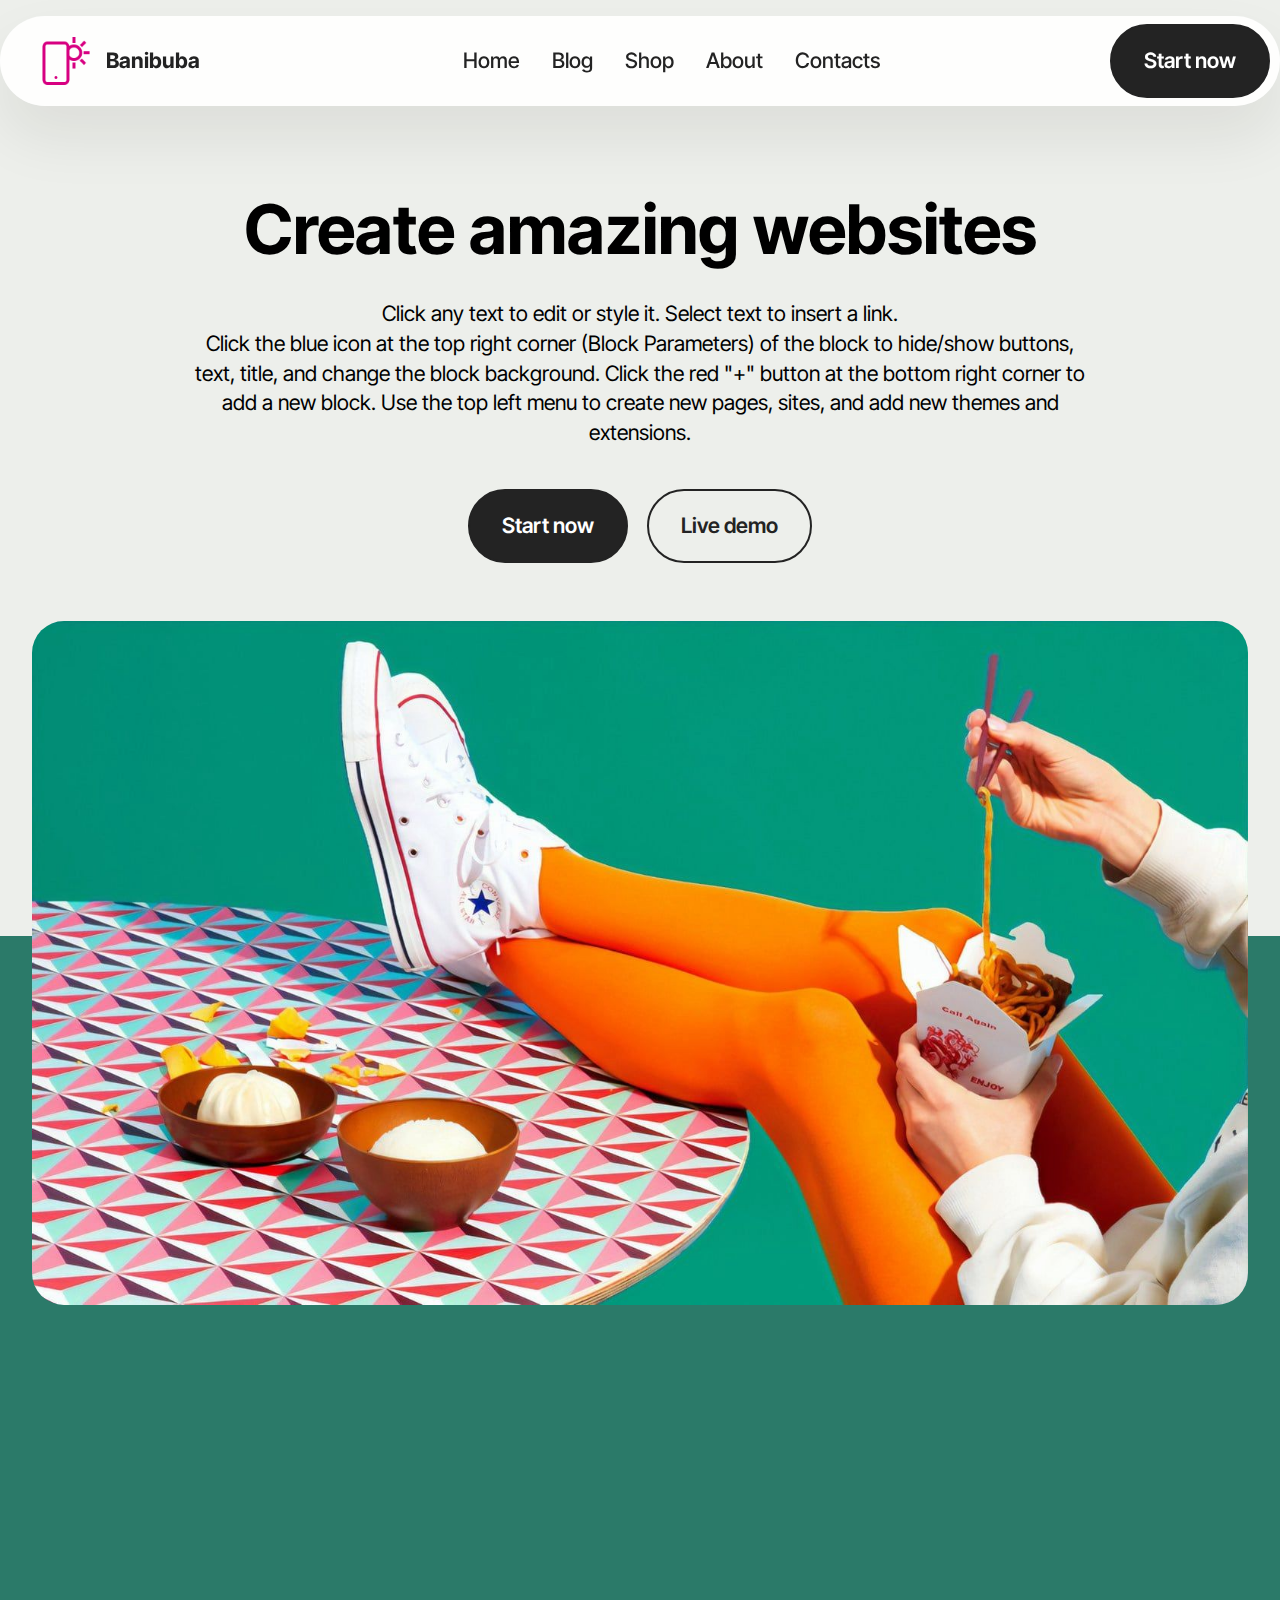
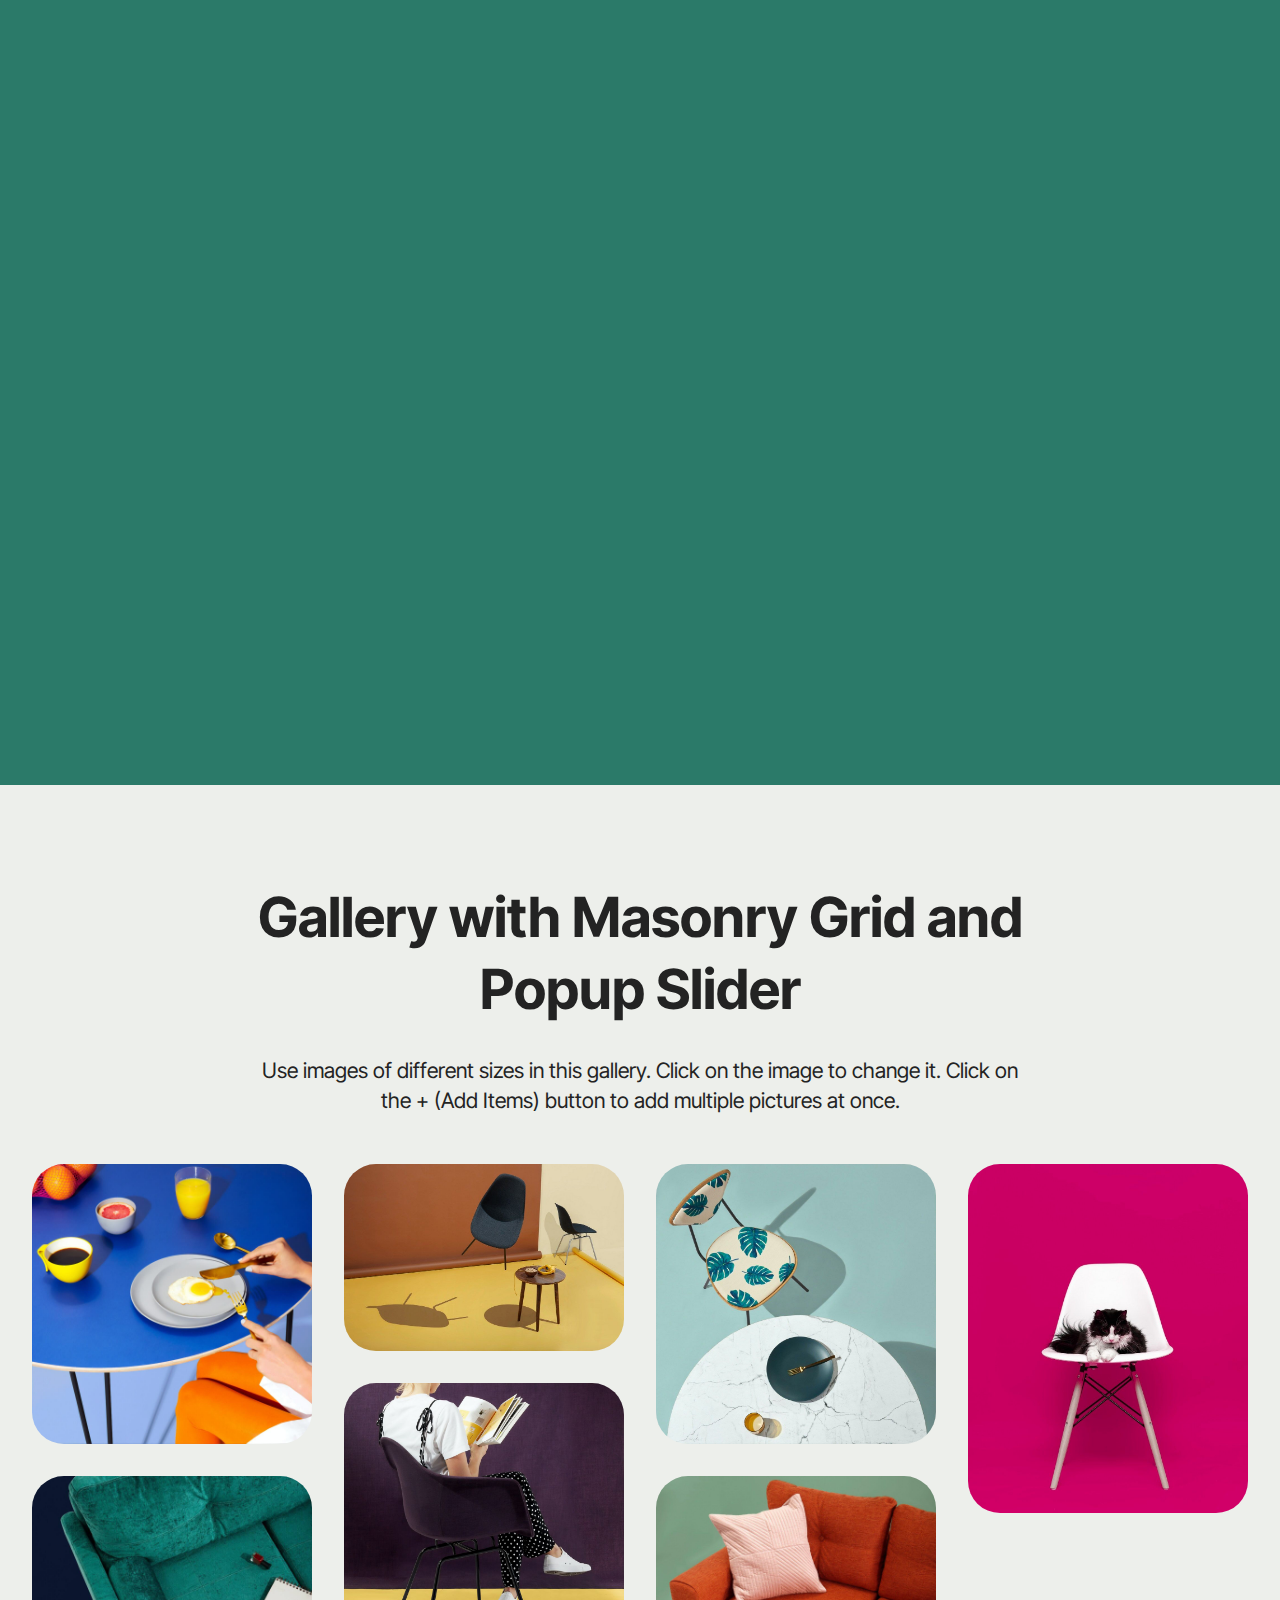
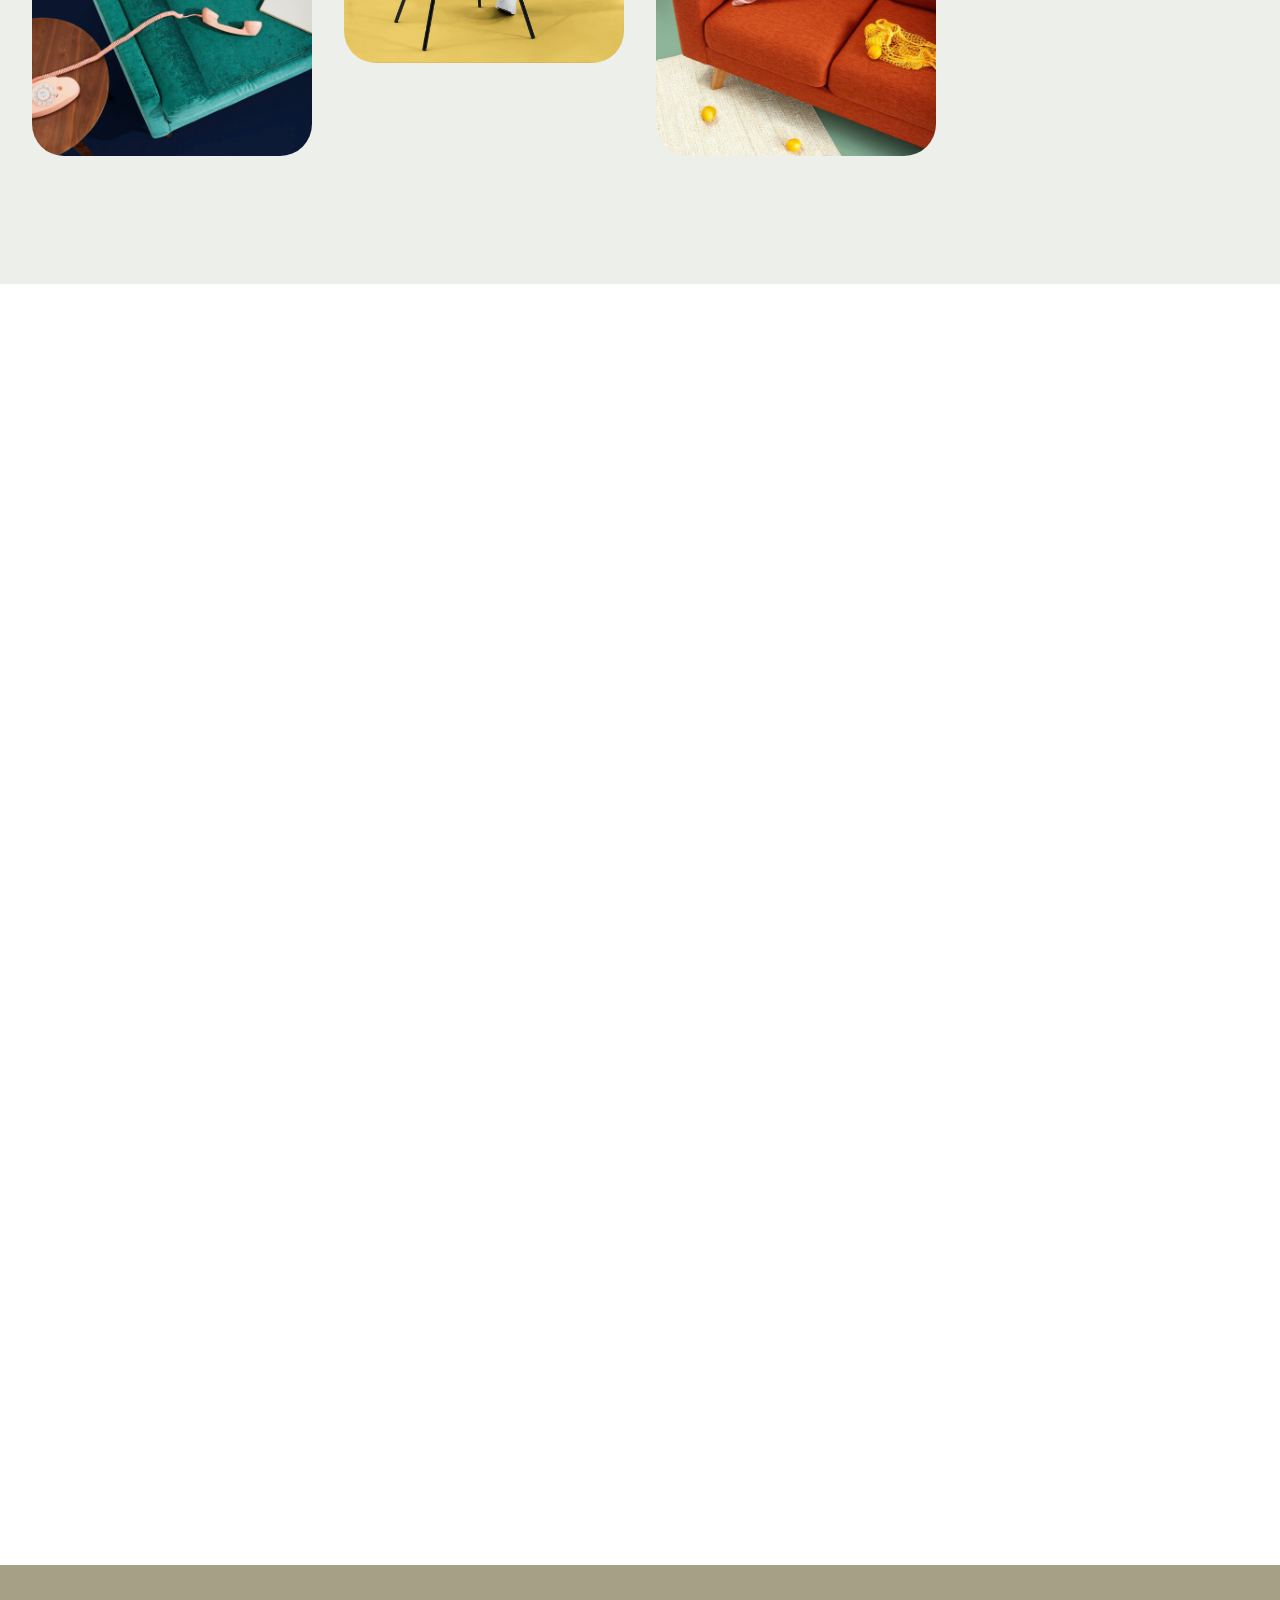
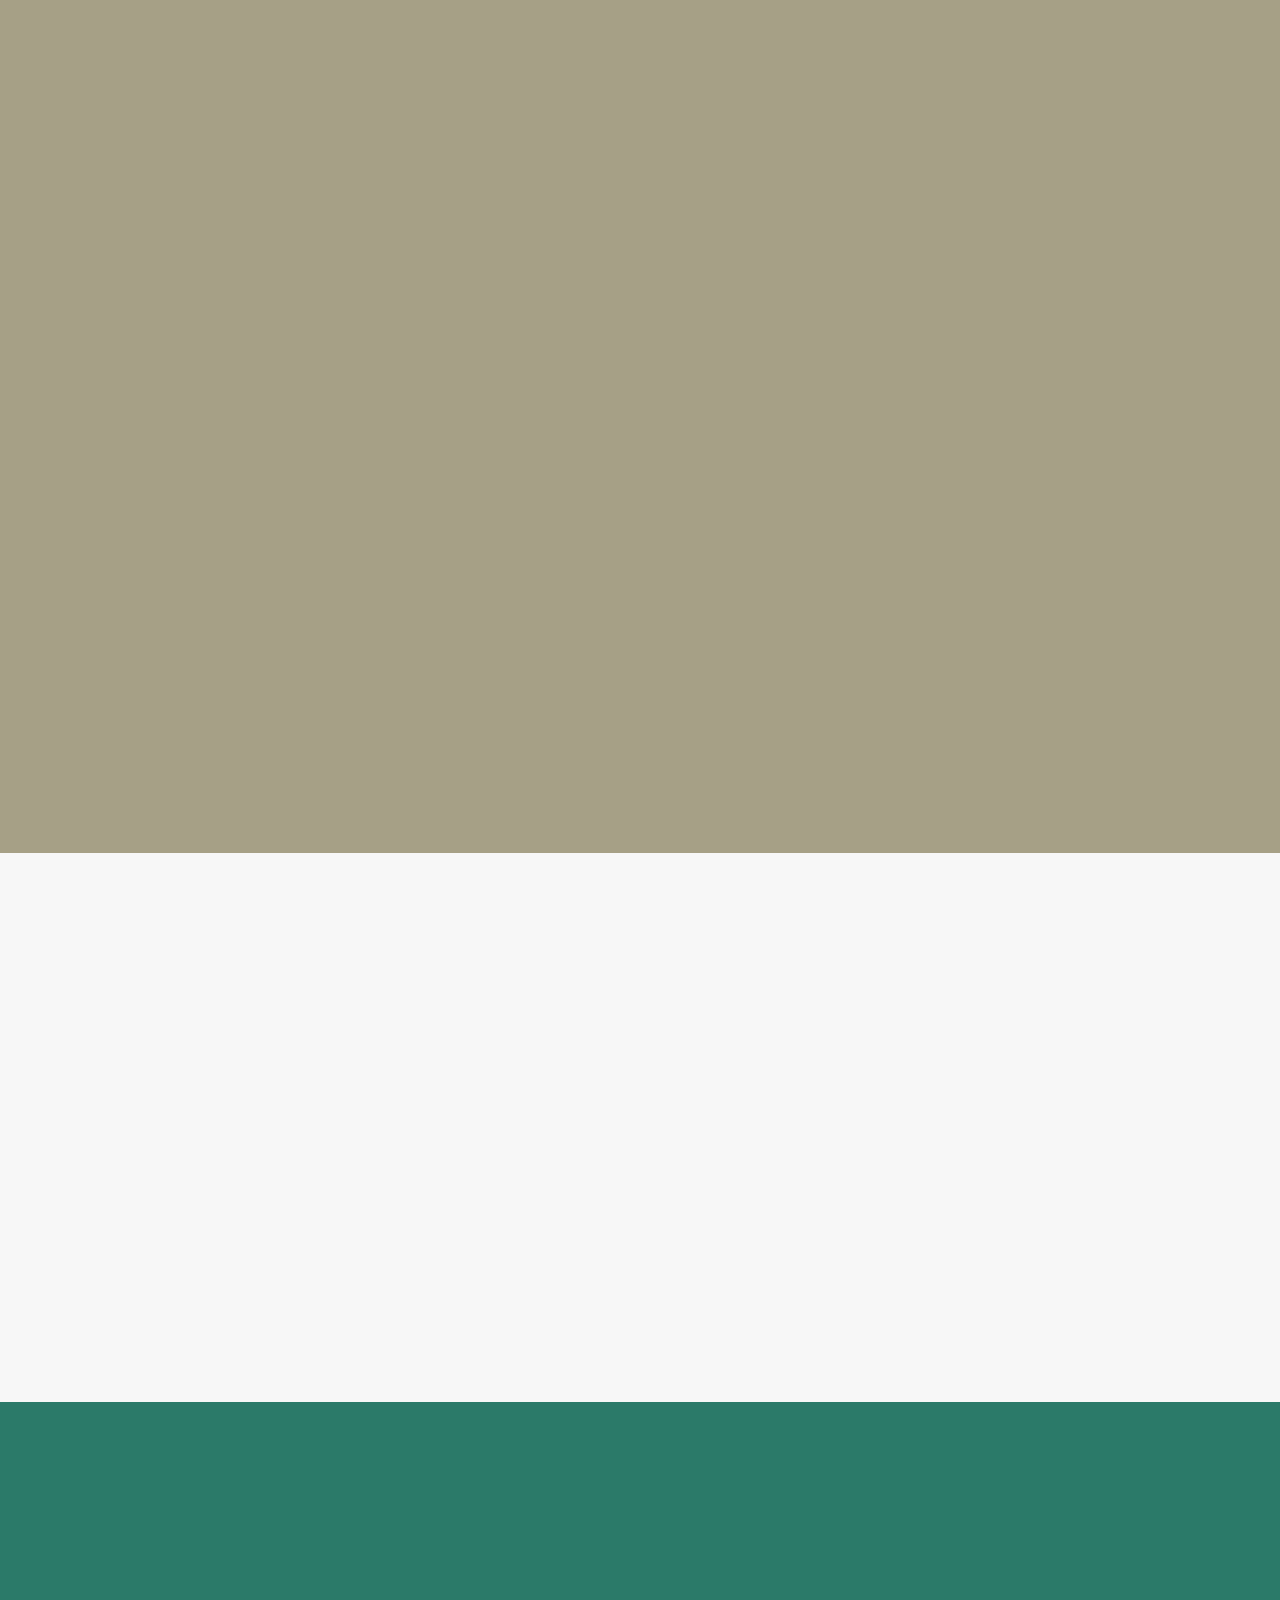
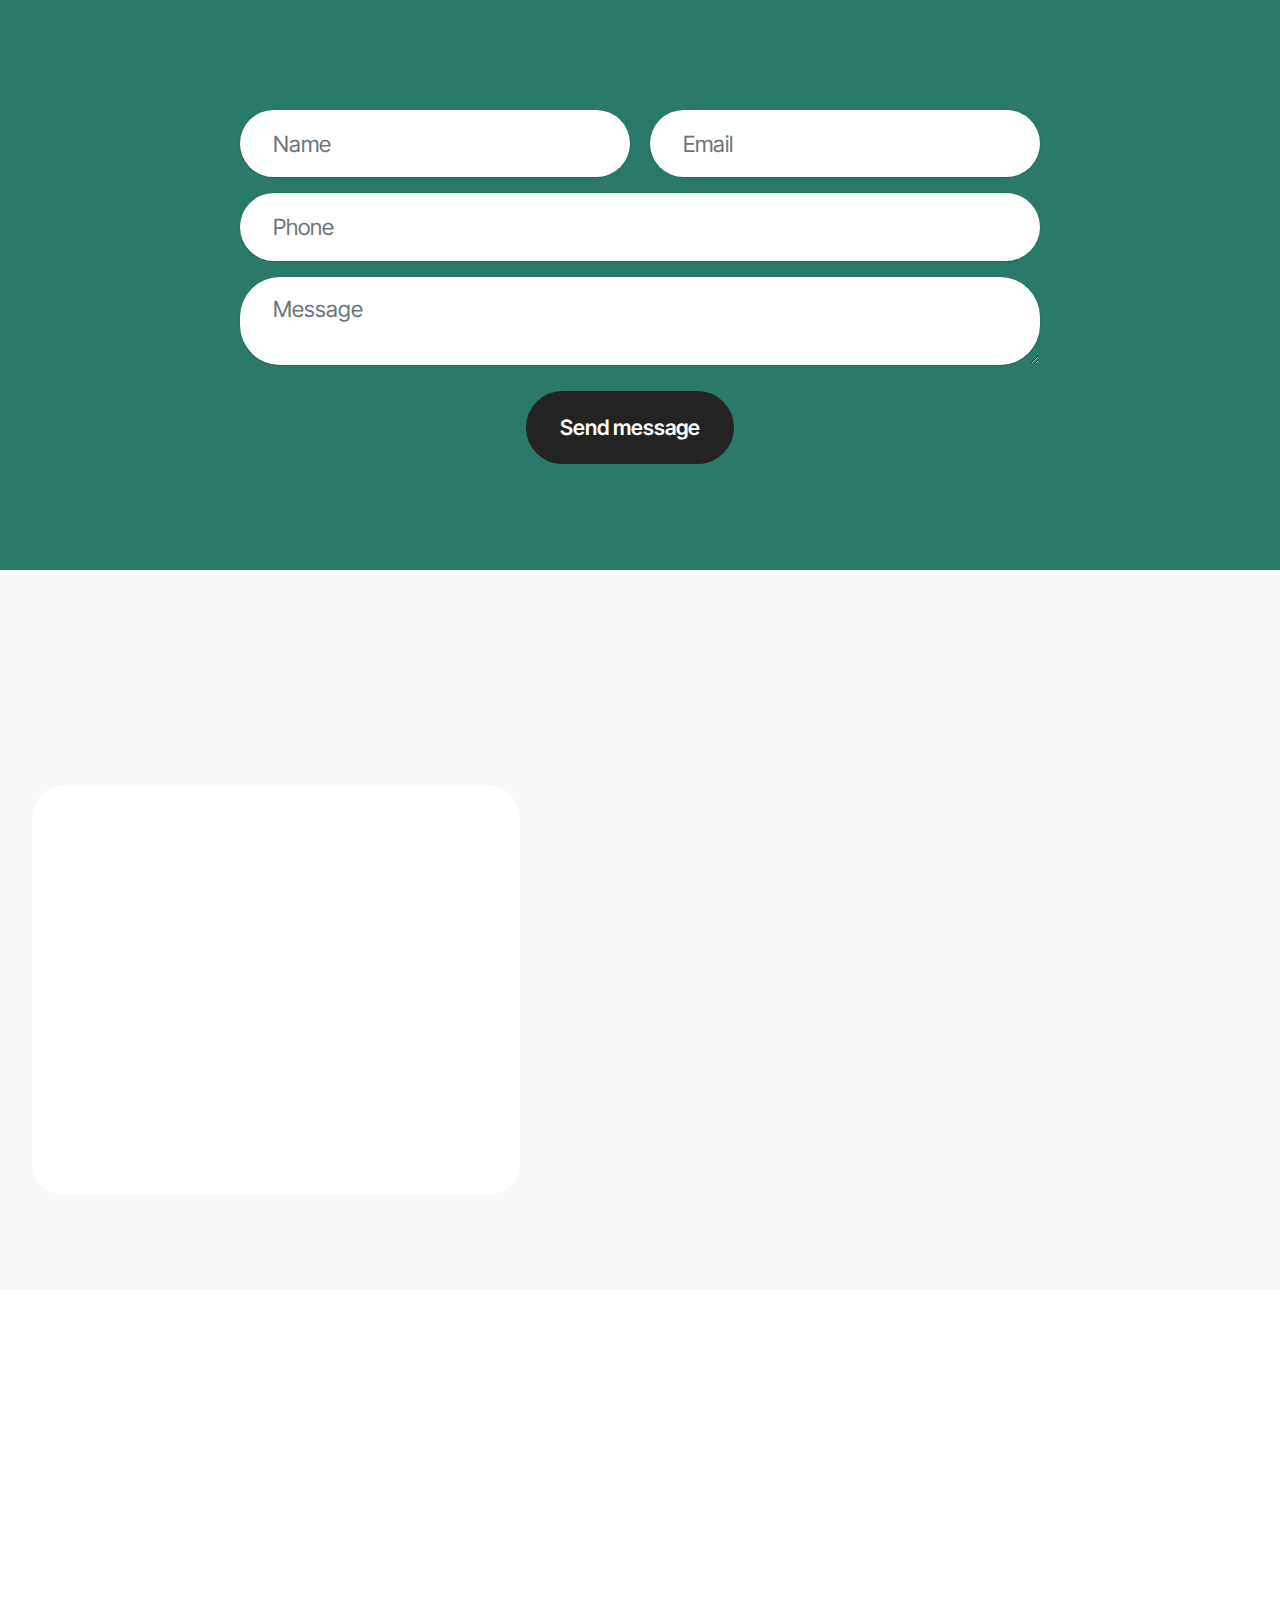
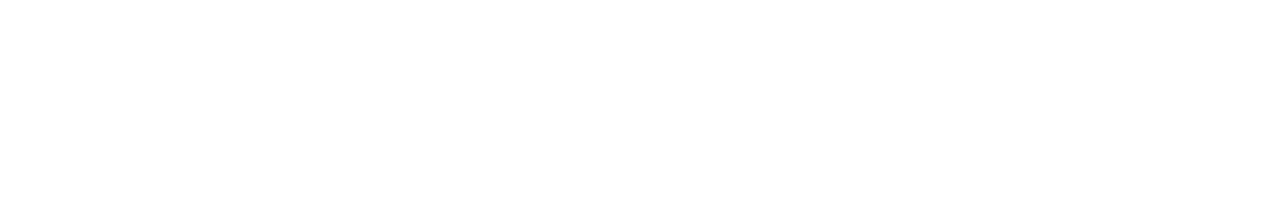
<file: index.html>
<!DOCTYPE html>
<html  >
<head>
  <!-- Site made with Mobirise Website Builder v6.1.12, https://mobirise.com -->
  <meta charset="UTF-8">
  <meta http-equiv="X-UA-Compatible" content="IE=edge">
  <meta name="generator" content="Mobirise v6.1.12, mobirise.com">
  <meta name="viewport" content="width=device-width, initial-scale=1, minimum-scale=1">
  <link rel="shortcut icon" href="assets/images/logo.png" type="image/x-icon">
  <meta name="description" content="">
  
  
  <title>Home</title>
  <link rel="stylesheet" href="assets/web/assets/mobirise-icons2/mobirise2.css">
  <link rel="stylesheet" href="assets/bootstrap/css/bootstrap.min.css">
  <link rel="stylesheet" href="assets/animatecss/animate.css">
  <link rel="stylesheet" href="assets/dropdown/css/style.css">
  <link rel="stylesheet" href="assets/socicon/css/styles.css">
  <link rel="stylesheet" href="assets/theme/css/style.css">
  <link rel="stylesheet" href="assets/gallery/style.css">
  <link rel="preload" href="https://fonts.googleapis.com/css?family=Inter+Tight:100,200,300,400,500,600,700,800,900,100i,200i,300i,400i,500i,600i,700i,800i,900i&display=swap" as="style" onload="this.onload=null;this.rel='stylesheet'">
  <noscript><link rel="stylesheet" href="https://fonts.googleapis.com/css?family=Inter+Tight:100,200,300,400,500,600,700,800,900,100i,200i,300i,400i,500i,600i,700i,800i,900i&display=swap"></noscript>
  <link rel="preload" as="style" href="assets/mobirise/css/mbr-additional.css?v=7uA4H4"><link rel="stylesheet" href="assets/mobirise/css/mbr-additional.css?v=7uA4H4" type="text/css">

  
  
  
</head>
<body>
  
  <section data-bs-version="5.1" class="menu menu2 cid-tJS6tZXiPa" once="menu" id="menu02-0">
	

	<nav class="navbar navbar-dropdown navbar-fixed-top navbar-expand-lg">
		<div class="container">
			<div class="navbar-brand">
				<span class="navbar-logo">
					<a href="https://mobirise.com">
						<img src="assets/images/logo.png" alt="Mobirise Website Builder" style="height: 3rem;">
					</a>
				</span>
				<span class="navbar-caption-wrap"><a class="navbar-caption text-black text-primary display-4" href="index.html#header05-1">Banibuba</a></span>
			</div>
			<button class="navbar-toggler" type="button" data-toggle="collapse" data-bs-toggle="collapse" data-target="#navbarSupportedContent" data-bs-target="#navbarSupportedContent" aria-controls="navbarNavAltMarkup" aria-expanded="false" aria-label="Toggle navigation">
				<div class="hamburger">
					<span></span>
					<span></span>
					<span></span>
					<span></span>
				</div>
			</button>
			<div class="collapse navbar-collapse" id="navbarSupportedContent">
				<ul class="navbar-nav nav-dropdown" data-app-modern-menu="true"><li class="nav-item">
						<a class="nav-link link text-black text-primary display-4" href="index.html#contacts02-9">Home</a>
					</li><li class="nav-item">
						<a class="nav-link link text-black text-primary display-4" href="index.html#header01-7">Blog</a>
					</li>
					<li class="nav-item">
						<a class="nav-link link text-black text-primary display-4" href="index.html#features04-w" aria-expanded="false">Shop</a>
					</li>
					<li class="nav-item"><a class="nav-link link text-black text-primary display-4" href="index.html#contacts02-9">About</a></li><li class="nav-item"><a class="nav-link link text-black text-primary display-4" href="index.html#contacts02-9">Contacts</a></li></ul>
				
				<div class="navbar-buttons mbr-section-btn"><a class="btn btn-primary display-4" href="index.html#form02-6"> Start now</a></div>
			</div>
		</div>
	</nav>
</section>

<section data-bs-version="5.1" class="header5 cid-tJS6uM4N87" id="header05-1">
	

	
	
	<div class="topbg"></div>
	<div class="align-center container">
		<div class="row justify-content-center">
			<div class="col-md-12 col-lg-9">
				<h1 class="mbr-section-title mbr-fonts-style mb-4 display-1"><strong>Create amazing websites</strong></h1>
				<p class="mbr-text mbr-fonts-style mb-4 display-7">Click any text to edit or style it. Select text to insert a link.
<br>Click the blue icon at the top right corner (Block Parameters) of the block to hide/show buttons, text, title, and change the block background. Click the red "+" button at the bottom right corner to add a new block. Use the top left menu to create new pages, sites, and add new themes and extensions.</p>
				<div class="mbr-section-btn mt-3"><a class="btn btn-primary display-7" href="index.html#form02-6">Start now</a> <a class="btn btn-primary-outline display-7" href="index.html#gallery02-v">Live demo</a></div>
			</div>
		</div>
		<div class="row mt-5 justify-content-center">
			<div class="col-12 col-lg-12">
				<img src="assets/images/11.jpg" alt="Mobirise Website Builder" title="">
			</div>
		</div>
	</div>
</section>

<section data-bs-version="5.1" class="features4 cid-tMlEXTHLbS" id="features04-w">
	
	
	<div class="container">
		<div class="row justify-content-center">
			<div class="col-12 content-head">
				<div class="mbr-section-head mb-5">
					<h4 class="mbr-section-title mbr-fonts-style align-center mb-0 display-2"><strong>Our Services</strong></h4>
					<h5 class="mbr-section-subtitle mbr-fonts-style align-center mb-0 mt-4 display-7">Hover over pictures to add more cards or rearrange them with the Tools panel. Add multiple cards by selecting multiple images. You can set the number of columns in Block Parameters.</h5>
					
				</div>
			</div>
		</div>
		<div class="row">
			<div class="item features-image col-12 col-md-6 col-lg-4">
				<div class="item-wrapper">
					<div class="item-img">
						<img src="assets/images/gallery03.jpg" alt="Mobirise Website Builder">
					</div>
					<div class="item-content">
						<h5 class="item-title mbr-fonts-style display-5">
							<strong>Marketing</strong>
						</h5>
						
						<p class="mbr-text mbr-fonts-style display-7">
							Service Description. You can show/hide the title, subtitle, text, button in the Block Parameters
						</p>
						<div class="mbr-section-btn item-footer"><a href="" class="btn item-btn btn-primary display-7">Learn more</a></div>
					</div>

				</div>
			</div>
			<div class="item features-image col-12 col-md-6 col-lg-4">
				<div class="item-wrapper">
					<div class="item-img">
						<img src="assets/images/gallery05.jpg" alt="Mobirise Website Builder">
					</div>
					<div class="item-content">
						<h5 class="item-title mbr-fonts-style display-5">
							<strong>Promotion</strong>
						</h5>
						
						<p class="mbr-text mbr-fonts-style display-7">
							Service Description. You can show/hide the title, subtitle, text, button in the Block Parameters
						</p>
						<div class="mbr-section-btn item-footer"><a href="" class="btn item-btn btn-primary display-7">Learn more</a></div>
					</div>
				</div>
			</div>
			<div class="item features-image col-12 col-md-6 col-lg-4">
				<div class="item-wrapper">
					<div class="item-img">
						<img src="assets/images/gallery02.jpg" alt="Mobirise Website Builder">
					</div>
					<div class="item-content">
						<h5 class="item-title mbr-fonts-style display-5">
							<strong>Branding</strong>
						</h5>
						
						<p class="mbr-text mbr-fonts-style display-7">
							Service Description. You can show/hide the title, subtitle, text, button in the Block Parameters<br>
						</p>
						<div class="mbr-section-btn item-footer"><a href="" class="btn item-btn btn-primary display-7">Learn more</a></div>
					</div>
				</div>
			</div>
		</div>
	</div>
</section>

<section data-bs-version="5.1" class="gallery1 mbr-gallery cid-tMlDYtQ5fF" id="gallery02-v">
    

    
    

    <div class="container-fluid">
        <div class="row justify-content-center">
            <div class="col-12 content-head">
                <div class="mbr-section-head mb-5">
                    <h3 class="mbr-section-title mbr-fonts-style align-center m-0 display-2"><strong>Gallery with Masonry Grid and Popup Slider</strong></h3>
                    <h4 class="mbr-section-subtitle mbr-fonts-style align-center mb-0 mt-4 display-7">Use images of different sizes in this gallery. Click on the image to change it. Click on the + (Add Items) button to add multiple pictures at once.</h4>
                </div>
            </div>
        </div>
        <div class="row mbr-gallery mbr-masonry" data-masonry="{&quot;percentPosition&quot;: true }">
            <div class="col-12 col-md-6 col-lg-3 item gallery-image">
                <div class="item-wrapper" data-toggle="modal" data-bs-toggle="modal" data-target="#v61WVZLtd3-modal" data-bs-target="#v61WVZLtd3-modal">
                    <img class="w-100" src="assets/images/gallery03.jpg" alt="Mobirise Website Builder" data-slide-to="0" data-bs-slide-to="0" data-target="#lb-v61WVZLtd3" data-bs-target="#lb-v61WVZLtd3">
                    <div class="icon-wrapper">
                        <span class="mobi-mbri mobi-mbri-search mbr-iconfont mbr-iconfont-btn"></span>
                    </div>
                </div>
                
            </div>
            <div class="col-12 col-md-6 col-lg-3 item gallery-image">
                <div class="item-wrapper" data-toggle="modal" data-bs-toggle="modal" data-target="#v61WVZLtd3-modal" data-bs-target="#v61WVZLtd3-modal">
                    <img class="w-100" src="assets/images/gallery13.jpg" alt="Mobirise Website Builder" data-slide-to="1" data-bs-slide-to="1" data-target="#lb-v61WVZLtd3" data-bs-target="#lb-v61WVZLtd3">
                    <div class="icon-wrapper">
                        <span class="mobi-mbri mobi-mbri-search mbr-iconfont mbr-iconfont-btn"></span>
                    </div>
                </div>
                
            </div>
            <div class="col-12 col-md-6 col-lg-3 item gallery-image">
                <div class="item-wrapper" data-toggle="modal" data-bs-toggle="modal" data-target="#v61WVZLtd3-modal" data-bs-target="#v61WVZLtd3-modal">
                    <img class="w-100" src="assets/images/gallery10.jpg" alt="Mobirise Website Builder" data-slide-to="2" data-bs-slide-to="2" data-target="#lb-v61WVZLtd3" data-bs-target="#lb-v61WVZLtd3">
                    <div class="icon-wrapper">
                        <span class="mobi-mbri mobi-mbri-search mbr-iconfont mbr-iconfont-btn"></span>
                    </div>
                </div>
                
            </div>
            <div class="col-12 col-md-6 col-lg-3 item gallery-image">
                <div class="item-wrapper" data-toggle="modal" data-bs-toggle="modal" data-target="#v61WVZLtd3-modal" data-bs-target="#v61WVZLtd3-modal">
                    <img class="w-100" src="assets/images/gallery08.jpg" alt="Mobirise Website Builder" data-slide-to="3" data-bs-slide-to="3" data-target="#lb-v61WVZLtd3" data-bs-target="#lb-v61WVZLtd3">
                    <div class="icon-wrapper">
                        <span class="mobi-mbri mobi-mbri-search mbr-iconfont mbr-iconfont-btn"></span>
                    </div>
                </div>
                
            </div>
            <div class="col-12 col-md-6 col-lg-3 item gallery-image">
                <div class="item-wrapper" data-toggle="modal" data-bs-toggle="modal" data-target="#v61WVZLtd3-modal" data-bs-target="#v61WVZLtd3-modal">
                    <img class="w-100" src="assets/images/gallery06.jpg" alt="Mobirise Website Builder" data-slide-to="4" data-bs-slide-to="4" data-target="#lb-v61WVZLtd3" data-bs-target="#lb-v61WVZLtd3">
                    <div class="icon-wrapper">
                        <span class="mobi-mbri mobi-mbri-search mbr-iconfont mbr-iconfont-btn"></span>
                    </div>
                </div>
                
            </div>
            <div class="col-12 col-md-6 col-lg-3 item gallery-image">
                <div class="item-wrapper" data-toggle="modal" data-bs-toggle="modal" data-target="#v61WVZLtd3-modal" data-bs-target="#v61WVZLtd3-modal">
                    <img class="w-100" src="assets/images/gallery02.jpg" alt="Mobirise Website Builder" data-slide-to="5" data-bs-slide-to="5" data-target="#lb-v61WVZLtd3" data-bs-target="#lb-v61WVZLtd3">
                    <div class="icon-wrapper">
                        <span class="mobi-mbri mobi-mbri-search mbr-iconfont mbr-iconfont-btn"></span>
                    </div>
                </div>
                
            </div>
            <div class="col-12 col-md-6 col-lg-3 item gallery-image">
                <div class="item-wrapper" data-toggle="modal" data-bs-toggle="modal" data-target="#v61WVZLtd3-modal" data-bs-target="#v61WVZLtd3-modal">
                    <img class="w-100" src="assets/images/gallery01.jpg" alt="Mobirise Website Builder" data-slide-to="6" data-bs-slide-to="6" data-target="#lb-v61WVZLtd3" data-bs-target="#lb-v61WVZLtd3">
                    <div class="icon-wrapper">
                        <span class="mobi-mbri mobi-mbri-search mbr-iconfont mbr-iconfont-btn"></span>
                    </div>
                </div>
                
            </div>
        </div>

        <div class="modal mbr-slider" tabindex="-1" role="dialog" aria-hidden="true" id="v61WVZLtd3-modal">
            <div class="modal-dialog" role="document">
                <div class="modal-content">
                    <div class="modal-body">
                        <div class="carousel slide" id="lb-v61WVZLtd3" data-interval="5000" data-bs-interval="5000">
                            <div class="carousel-inner">
                                <div class="carousel-item active">
                                    <img class="d-block w-100" src="assets/images/gallery03.jpg" alt="Mobirise Website Builder">
                                </div>
                                <div class="carousel-item">
                                    <img class="d-block w-100" src="assets/images/gallery13.jpg" alt="Mobirise Website Builder">
                                </div>
                                <div class="carousel-item">
                                    <img class="d-block w-100" src="assets/images/gallery10.jpg" alt="Mobirise Website Builder">
                                </div>
                                <div class="carousel-item">
                                    <img class="d-block w-100" src="assets/images/gallery08.jpg" alt="Mobirise Website Builder">
                                </div>
                                <div class="carousel-item">
                                    <img class="d-block w-100" src="assets/images/gallery06.jpg" alt="Mobirise Website Builder">
                                </div>
                                <div class="carousel-item">
                                    <img class="d-block w-100" src="assets/images/gallery02.jpg" alt="Mobirise Website Builder">
                                </div>
                                <div class="carousel-item">
                                    <img class="d-block w-100" src="assets/images/gallery01.jpg" alt="Mobirise Website Builder">
                                </div>
                            </div>
                            <ol class="carousel-indicators">
                                <li data-slide-to="0" data-bs-slide-to="0" class="active" data-target="#lb-v61WVZLtd3" data-bs-target="#lb-v61WVZLtd3"></li>
                                <li data-slide-to="1" data-bs-slide-to="1" data-target="#lb-v61WVZLtd3" data-bs-target="#lb-v61WVZLtd3"></li>
                                <li data-slide-to="2" data-bs-slide-to="2" data-target="#lb-v61WVZLtd3" data-bs-target="#lb-v61WVZLtd3"></li>
                                <li data-slide-to="3" data-bs-slide-to="3" data-target="#lb-v61WVZLtd3" data-bs-target="#lb-v61WVZLtd3"></li>
                                <li data-slide-to="4" data-bs-slide-to="4" data-target="#lb-v61WVZLtd3" data-bs-target="#lb-v61WVZLtd3"></li>
                                <li data-slide-to="5" data-bs-slide-to="5" data-target="#lb-v61WVZLtd3" data-bs-target="#lb-v61WVZLtd3"></li>
                                <li data-slide-to="6" data-bs-slide-to="6" data-target="#lb-v61WVZLtd3" data-bs-target="#lb-v61WVZLtd3"></li>
                            </ol>
                            <a role="button" href="" class="close" data-dismiss="modal" data-bs-dismiss="modal" aria-label="Close">
                            </a>
                            <a class="carousel-control-prev carousel-control" role="button" data-slide="prev" data-bs-slide="prev" href="#lb-v61WVZLtd3">
                                <span class="mobi-mbri mobi-mbri-arrow-prev" aria-hidden="true"></span>
                                <span class="sr-only visually-hidden">Previous</span>
                            </a>
                            <a class="carousel-control-next carousel-control" role="button" data-slide="next" data-bs-slide="next" href="#lb-v61WVZLtd3">
                                <span class="mobi-mbri mobi-mbri-arrow-next" aria-hidden="true"></span>
                                <span class="sr-only visually-hidden">Next</span>
                            </a>
                        </div>
                    </div>
                </div>
            </div>
        </div>
    </div>
</section>

<section data-bs-version="5.1" class="header09 cid-tLAX5BnXkJ" id="header09-q">
	
	
	<div class="container">
		<div class="row">
			<div class="content-wrap col-12 col-md-8">
				<h1 class="mbr-section-title mbr-fonts-style mbr-white mb-4 display-1"><strong>Unlock boundless possibilities</strong></h1>
				
				<p class="mbr-fonts-style mbr-text mbr-white mb-4 display-7">
					Mobirise Free Website Maker is perfect for non-techies and great for pro-coders for fast prototyping and small customers' projects.
				</p>
				<div class="mbr-section-btn"><a class="btn btn-white-outline display-7" href="https://mobiri.se">Learn more</a></div>
			</div>
		</div>
	</div>
</section>

<section data-bs-version="5.1" class="header7 cid-tLeaLmEeFr" id="header07-h">
  

  
  
  
  <div class="align-center container">
    <div class="row justify-content-center">
      <div class="col-md-12 col-lg-9 mb-5">
        <h1 class="mbr-section-title mbr-fonts-style display-1"><strong>Block with video</strong>
        </h1>
        <p class="mbr-text mbr-fonts-style mt-4 display-7">
          Click on the media content to replace it. In some blocks, you can change media content via Block Parameters.
        </p>
        
      </div>
    </div>

    <div class="row justify-content-center">
      <div class="mbr-figure col-12 col-md-12"><iframe class="mbr-embedded-video" src="https://www.youtube.com/embed/sGpPgQeEyOc?rel=0&amp;amp;mute=1&amp;showinfo=0&amp;autoplay=1&amp;loop=1&amp;playlist=sGpPgQeEyOc" width="1280" height="720" frameborder="0" allowfullscreen></iframe></div>
    </div>
  </div>
</section>

<section data-bs-version="5.1" class="header1 cid-tJS9vXDdRK" id="header01-7">
	

	
	

	<div class="container">
		<div class="row justify-content-center">
			<div class="col-12 col-md-12 col-lg-7 image-wrapper">
				<img class="w-100" src="assets/images/gallery01.jpg" alt="Mobirise Website Builder">
			</div>
			<div class="col-12 col-lg col-md-12">
				<div class="text-wrapper align-left">
					<h1 class="mbr-section-title mbr-fonts-style mb-4 display-2"><strong>About us</strong></h1>
					<p class="mbr-text mbr-fonts-style mb-4 display-7">
						Most blocks can be used with various types of backgrounds: color, pictures, or videos. It can be set in Block Parameters.&nbsp;You can show/hide the title, subtitle, text, button in the Block Parameters (blue gear icon at the top right corner of the block).&nbsp;</p>
					<div class="mbr-section-btn mt-3"><a class="btn btn-primary display-7" href="https://mobiri.se">Start now</a></div>
				</div>
			</div>
		</div>
	</div>
</section>

<section data-bs-version="5.1" class="features15 cid-tLek7gQhG7" id="features015-m">
	

	
	
	<div class="container">
		<div class="mbr-section-head mb-5">
			<h4 class="mbr-section-title mbr-fonts-style align-center mb-0 display-2">
			  <strong>Why us?</strong></h4>
			
		  </div>
		<div class="row justify-content-center">
			<div class="item features-without-image col-12 col-lg-4">
				<div class="item-wrapper">
					<div class="img-wrapper">
						<img src="assets/images/shop1.jpg" alt="Mobirise Website Builder">
					</div>
					<div class="card-box">
						<h4 class="card-title mbr-fonts-style mb-3 display-5">
							<strong>Free</strong></h4>
						<h5 class="card-text mbr-fonts-style display-7">
							Mobirise is a free website builder. Mobirise is a free website builder. Mobirise is a free website builder.</h5>
					</div>
				</div>
			</div>
			<div class="item features-without-image col-12 col-lg-4">
				<div class="item-wrapper">
					<div class="img-wrapper">
						<img src="assets/images/shop2.jpg" alt="Mobirise Website Builder">
					</div>
					<div class="card-box">
						<h4 class="card-title mbr-fonts-style mb-3 display-5">
							<strong>Easy</strong></h4>
						<h5 class="card-text mbr-fonts-style display-7">
							Create landing pages with ease. Create landing pages with ease. Create landing pages with ease.<br><br></h5>
					</div>
				</div>
			</div>
			<div class="item features-without-image col-12 col-lg-4">
				<div class="item-wrapper">
					<div class="img-wrapper">
						<img src="assets/images/shop3.jpg" alt="Mobirise Website Builder">
					</div>
					<div class="card-box">
						<h4 class="card-title mbr-fonts-style mb-3 display-5">
							<strong>Beautiful</strong></h4>
						<h5 class="card-text mbr-fonts-style display-7">
							Build a website with Mobirise. Build a web page with Mobirise. Create a website with Mobirise.</h5>
					</div>
				</div>
			</div>
		</div>
	</div>
</section>

<section data-bs-version="5.1" class="form5 cid-tJS9pBcTSa" id="form02-6">
    
    
    <div class="container">
        <div class="mbr-section-head mb-5">
            <h3 class="mbr-section-title mbr-fonts-style align-center mb-0 display-2">
                <strong>Contact Form</strong></h3>
            <h4 class="mbr-section-subtitle mbr-fonts-style align-center mb-0 mt-4 display-7">To change your notification email, click on any form field below.
<div>The number of submissions is limited to 10 per day without the Form Builder.</div></h4>
        </div>
        <div class="row justify-content-center mt-4">
            <div class="col-lg-8 mx-auto mbr-form" data-form-type="formoid">
                <form action="https://mobirise.eu/" method="POST" class="mbr-form form-with-styler" data-form-title="Form Name"><input type="hidden" name="email" data-form-email="true" value="Du0GPPhUlrv/56WHFvCYbHp9NfU38v6IFl7YNgJKq3dnC5PpQz9a9BA+28t97OzzNhQpp6IepLkD5LuCSqbX2yVz8QHIvhEM8Bi9qRpj7Z7ClUl24alVS6Io/gFBSM/n">
                    <div class="row">
                        <div hidden="hidden" data-form-alert="" class="alert alert-success col-12">Thanks for filling out the form!</div>
                        <div hidden="hidden" data-form-alert-danger="" class="alert alert-danger col-12">
                            Oops...! some problem!
                        </div>
                    </div>
                    <div class="dragArea row">
                        <div class="col-md col-sm-12 form-group mb-3" data-for="name">
                            <input type="text" name="name" placeholder="Name" data-form-field="name" class="form-control" value="" id="name-form02-6">
                        </div>
                        <div class="col-md col-sm-12 form-group mb-3" data-for="email">
                            <input type="email" name="email" placeholder="Email" data-form-field="email" class="form-control" value="" id="email-form02-6">
                        </div>
                        <div class="col-12 form-group mb-3" data-for="phone">
                            <input type="tel" name="phone" placeholder="Phone" data-form-field="phone" class="form-control" value="" id="phone-form02-6">
                        </div>
                        <div class="col-12 form-group mb-3" data-for="textarea">
                            <textarea name="textarea" placeholder="Message" data-form-field="textarea" class="form-control" id="textarea-form02-6"></textarea>
                        </div>
                        <div class="col-lg-12 col-md-12 col-sm-12 align-center mbr-section-btn">
                            <button type="submit" class="btn btn-primary display-7">Send message</button>
                        </div>
                    </div>
                </form>
            </div>
        </div>
    </div>
</section>

<section data-bs-version="5.1" class="contacts2 map1 cid-tLdYHD757A" id="contacts02-9">

    

    
    <div class="container">
        <div class="mbr-section-head mb-5">
            <h3 class="mbr-section-title mbr-fonts-style align-center mb-0 display-2">
                <strong>Contacts</strong>
            </h3>
            
        </div>
        <div class="row justify-content-center mt-4">
            <div class="card col-12 col-md-5">
                <div class="card-wrapper">
                    <div class="text-wrapper">
                        <h5 class="cardTitle mbr-fonts-style mb-2 display-5">
                        <strong>Get in touch</strong></h5>
                    <ul class="list mbr-fonts-style display-7">
                        <li class="mbr-text item-wrap"><span style="font-size: 1.4rem;">Phone: </span><a href="tel:+12345678910" class="text-primary" style="font-size: 1.4rem;">0 (800) 123 45 67</a><br></li>
                        <li class="mbr-text item-wrap">WhatsApp: <a href="https://wa.me/12345678910" class="text-primary">0 (800) 123 45 67</a></li>
                        <li class="mbr-text item-wrap">Email: <a href="mailto:info@site.com" class="text-primary">info@site.com</a></li><li class="mbr-text item-wrap"><br></li>
                        <li class="mbr-text item-wrap">Address: </li><li class="mbr-text item-wrap">350 5th Ave, New York, NY 10118</li><li class="mbr-text item-wrap"><span style="font-size: 1.4rem;">Working hours:</span><br></li><li class="mbr-text item-wrap">9:00AM - 6:00PM</li>
                    </ul>
                    </div>
                </div>
            </div>
            <div class="map-wrapper col-12 col-md-7">
                <div class="google-map"><iframe frameborder="0" style="border:0" src="https://www.google.com/maps/embed?pb=!1m14!1m8!1m3!1d6045.3003145248895!2d-73.9884657!3d40.7477229!3m2!1i1024!2i768!4f13.1!3m3!1m2!1s0x89c259a9ac1f1b85%3A0x7e33d1c0e7af3be4!2zMzUwIDV0aCBBdmUsIE5ldyBZb3JrLCBOWSAxMDExOCwg0KHQqNCQ!5e0!3m2!1sru!2sru!4v1689597362021!5m2!1sen!2sen" allowfullscreen=""></iframe></div>
            </div>
        </div>
    </div>
</section>

<section data-bs-version="5.1" class="footer1 programm5 cid-tJS9NNcTLZ" once="footers" id="footer03-8">

        

    

    <div class="container">
        <div class="row">

            <div class="row-links mb-4">
                <ul class="header-menu">
                  
                  
                  
                  
                <li class="header-menu-item mbr-fonts-style display-5"><a href="index.html#header01-7" class="text-danger">About</a></li><li class="header-menu-item mbr-fonts-style display-5"><a href="index.html#features04-w" class="text-danger text-primary">Services</a></li><li class="header-menu-item mbr-fonts-style display-5"><a href="index.html#contacts02-9" class="text-danger">Contacts</a></li><li class="header-menu-item mbr-fonts-style display-5"><a href="index.html#gallery02-v" class="text-danger text-primary">Works</a></li></ul>
              </div>

            <div class="col-12">
                <div class="social-row">
                    <div class="soc-item">
                        <a href="https://mobiri.se/" target="_blank">
                            <span class="mbr-iconfont display-7 socicon-linkedin socicon"></span>
                        </a>
                    </div>
                    <div class="soc-item">
                        <a href="https://mobiri.se/" target="_blank">
                            <span class="mbr-iconfont socicon-whatsapp socicon"></span>
                        </a>
                    </div>
                    <div class="soc-item">
                        <a href="https://mobiri.se/" target="_blank">
                            <span class="mbr-iconfont socicon-instagram socicon"></span>
                        </a>
                    </div>
                    <div class="soc-item">
                        <a href="https://mobiri.se/" target="_blank">
                            <span class="mbr-iconfont socicon-tiktok socicon"></span>
                        </a>
                    </div>
                    <div class="soc-item">
                        <a href="https://mobiri.se/" target="_blank">
                            <span class="mbr-iconfont socicon-youtube socicon"></span>
                        </a>
                    </div>
                </div>
            </div>
            <div class="col-12 mt-5">
                <p class="mbr-fonts-style copyright display-7">
                    © Copyright 2030 Mobirise - All Rights Reserved
                </p>
            </div>
        </div>
    </div>
</section><section class="display-7" style="padding: 0;align-items: center;justify-content: center;flex-wrap: wrap;    align-content: center;display: flex;position: relative;height: 4rem;"><a href="https://mobiri.se/4386621" style="flex: 1 1;height: 4rem;position: absolute;width: 100%;z-index: 1;"><img alt="" style="height: 4rem;" src="[data-uri]"></a><p style="margin: 0;text-align: center;" class="display-7">&#8204;</p><a style="z-index:1" href="https://mobirise.com/builder/ai-website-creator.html">Best AI Website Creator</a></section><script src="assets/bootstrap/js/bootstrap.bundle.min.js"></script>  <script src="assets/smoothscroll/smooth-scroll.js"></script>  <script src="assets/ytplayer/index.js"></script>  <script src="assets/dropdown/js/navbar-dropdown.js"></script>  <script src="assets/masonry/masonry.pkgd.min.js"></script>  <script src="assets/imagesloaded/imagesloaded.pkgd.min.js"></script>  <script src="assets/theme/js/script.js"></script>  <script src="assets/gallery/player.min.js"></script>  <script src="assets/gallery/script.js"></script>  <script src="assets/formoid/formoid.min.js"></script>  
  
  
  <input name="animation" type="hidden">
  </body>
</html>
</file>
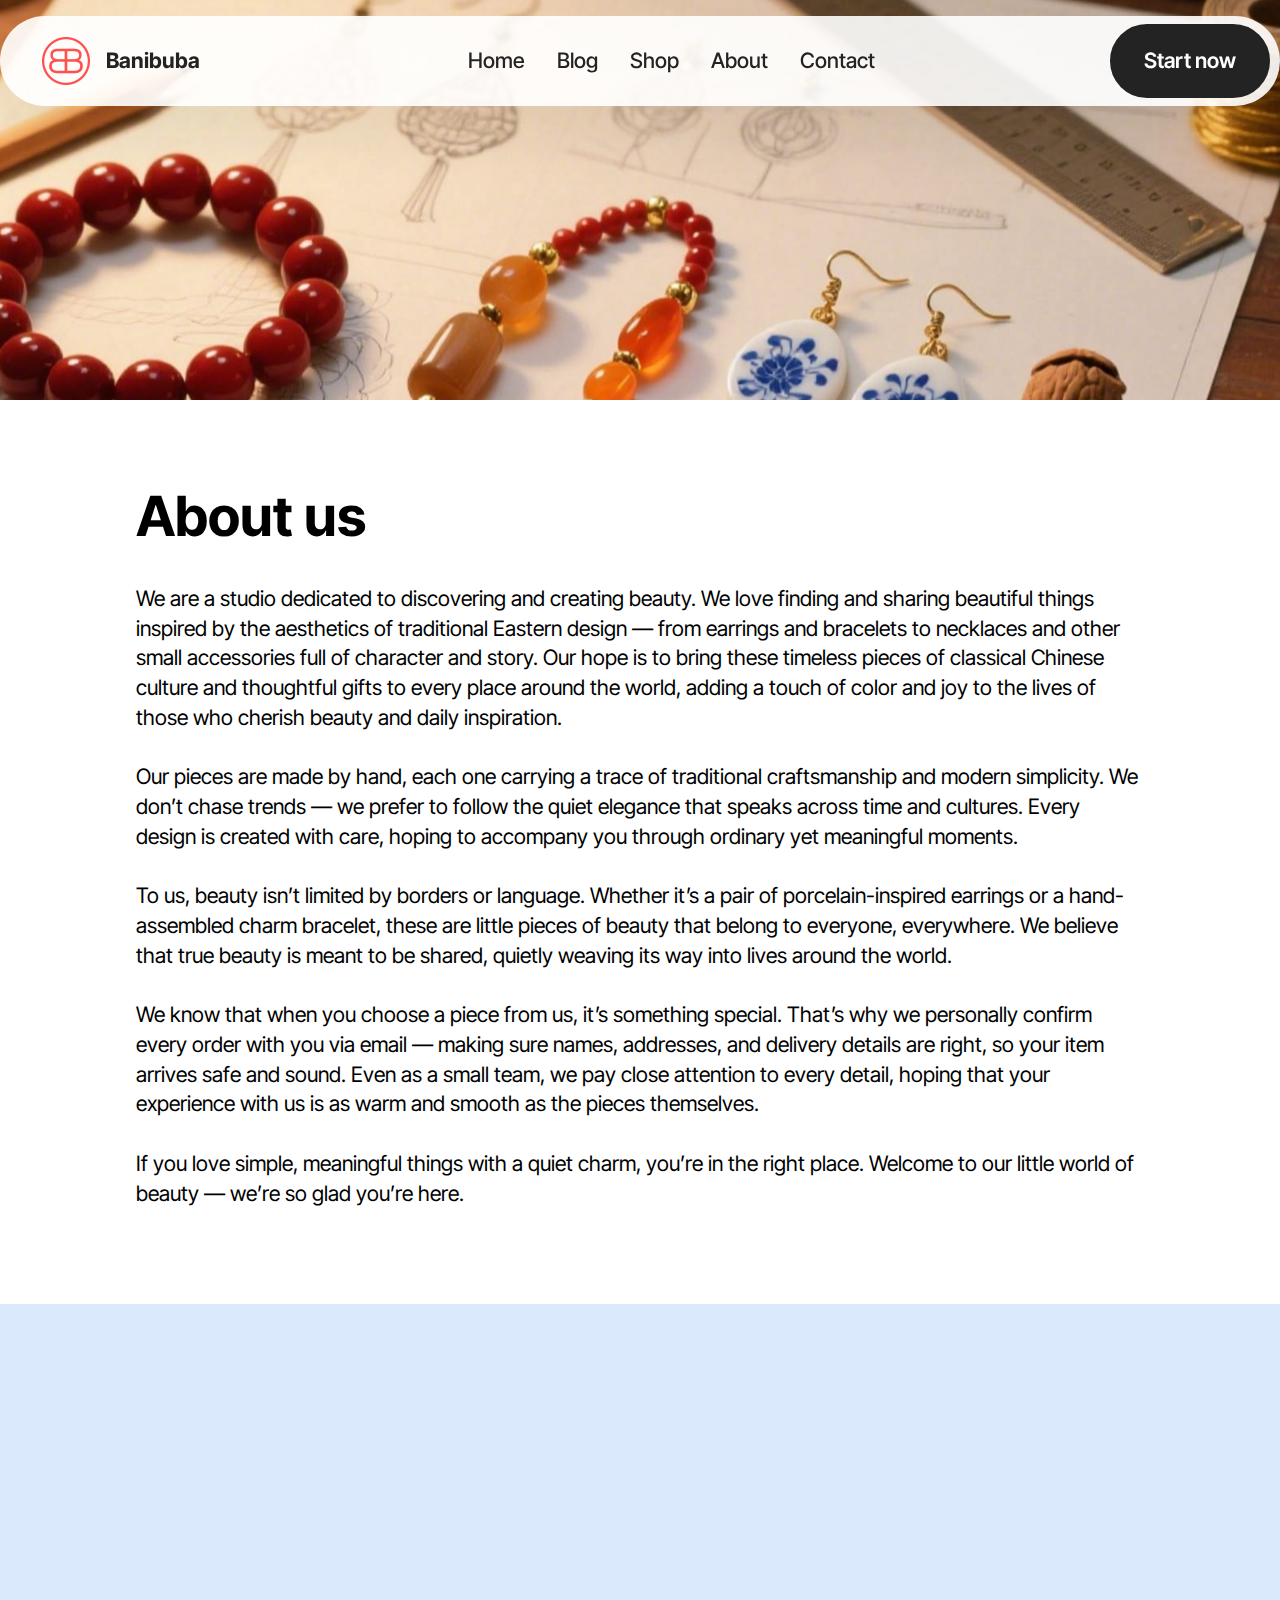
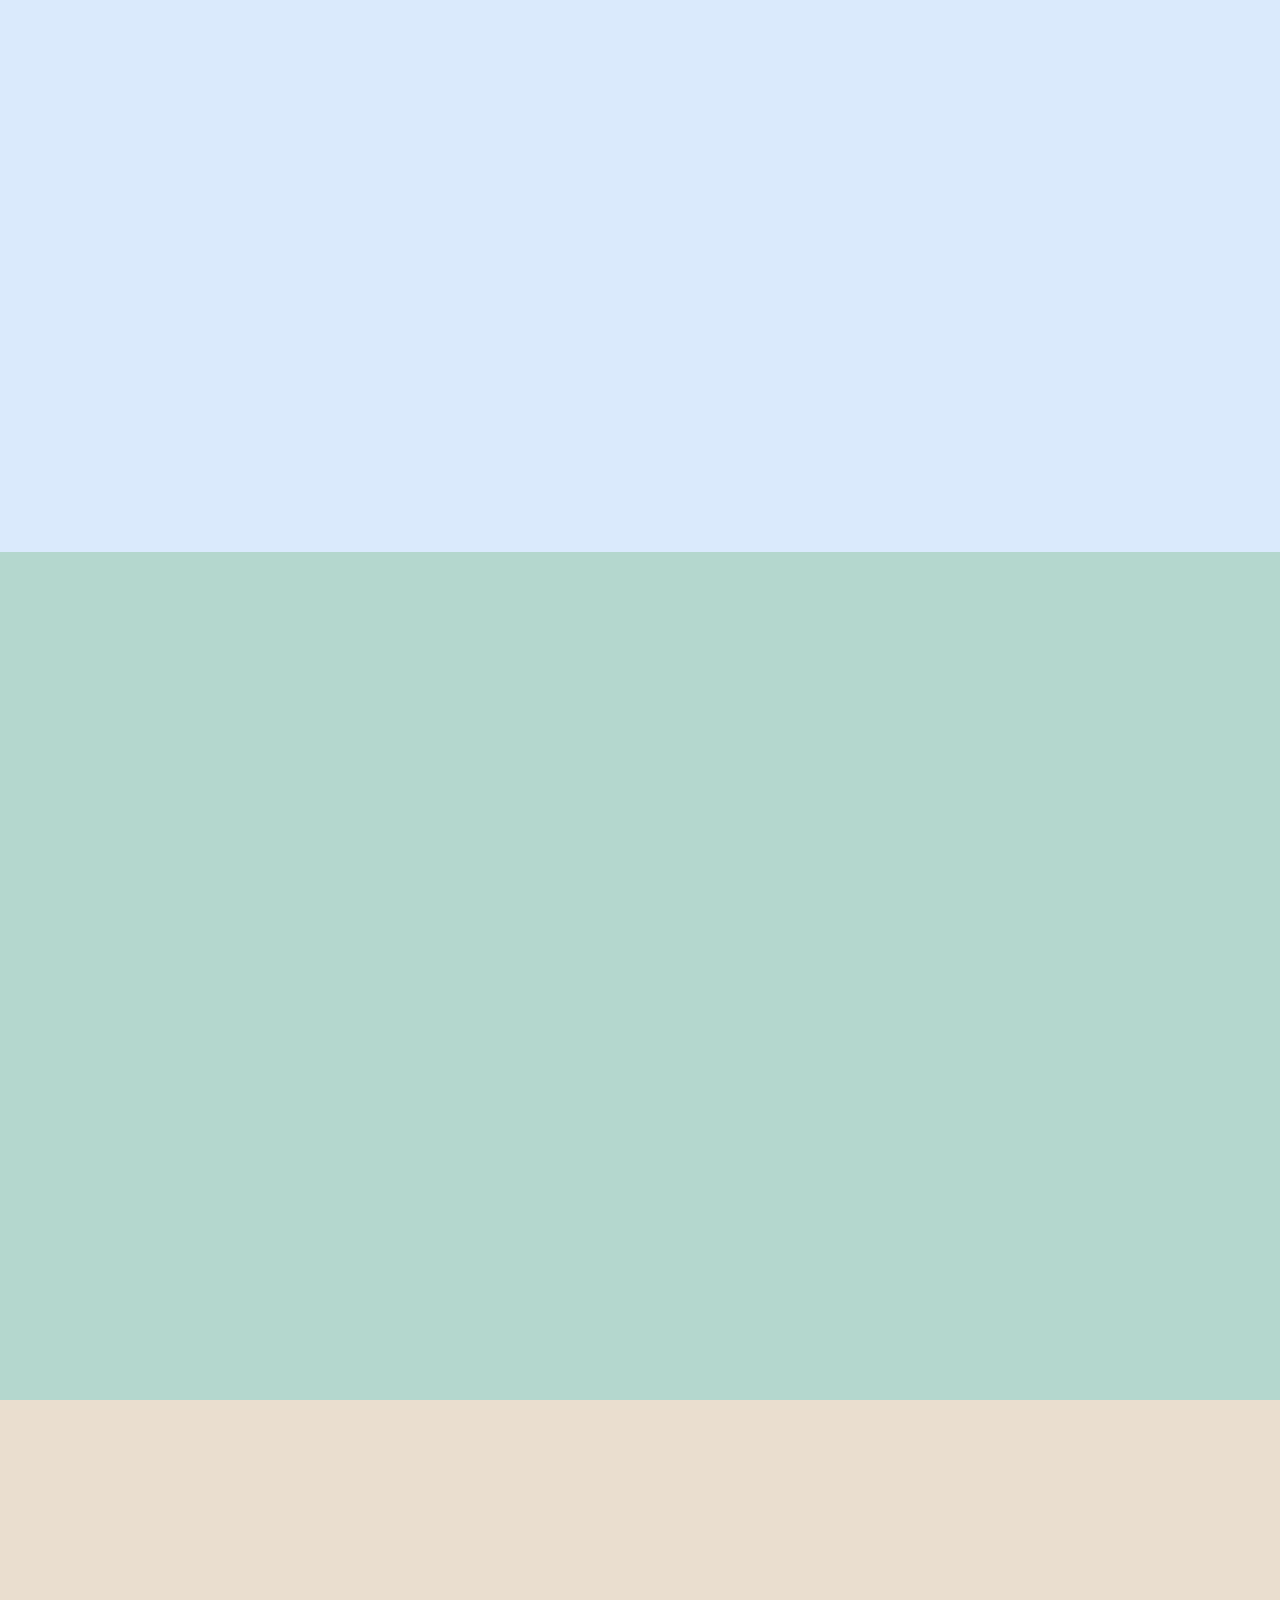
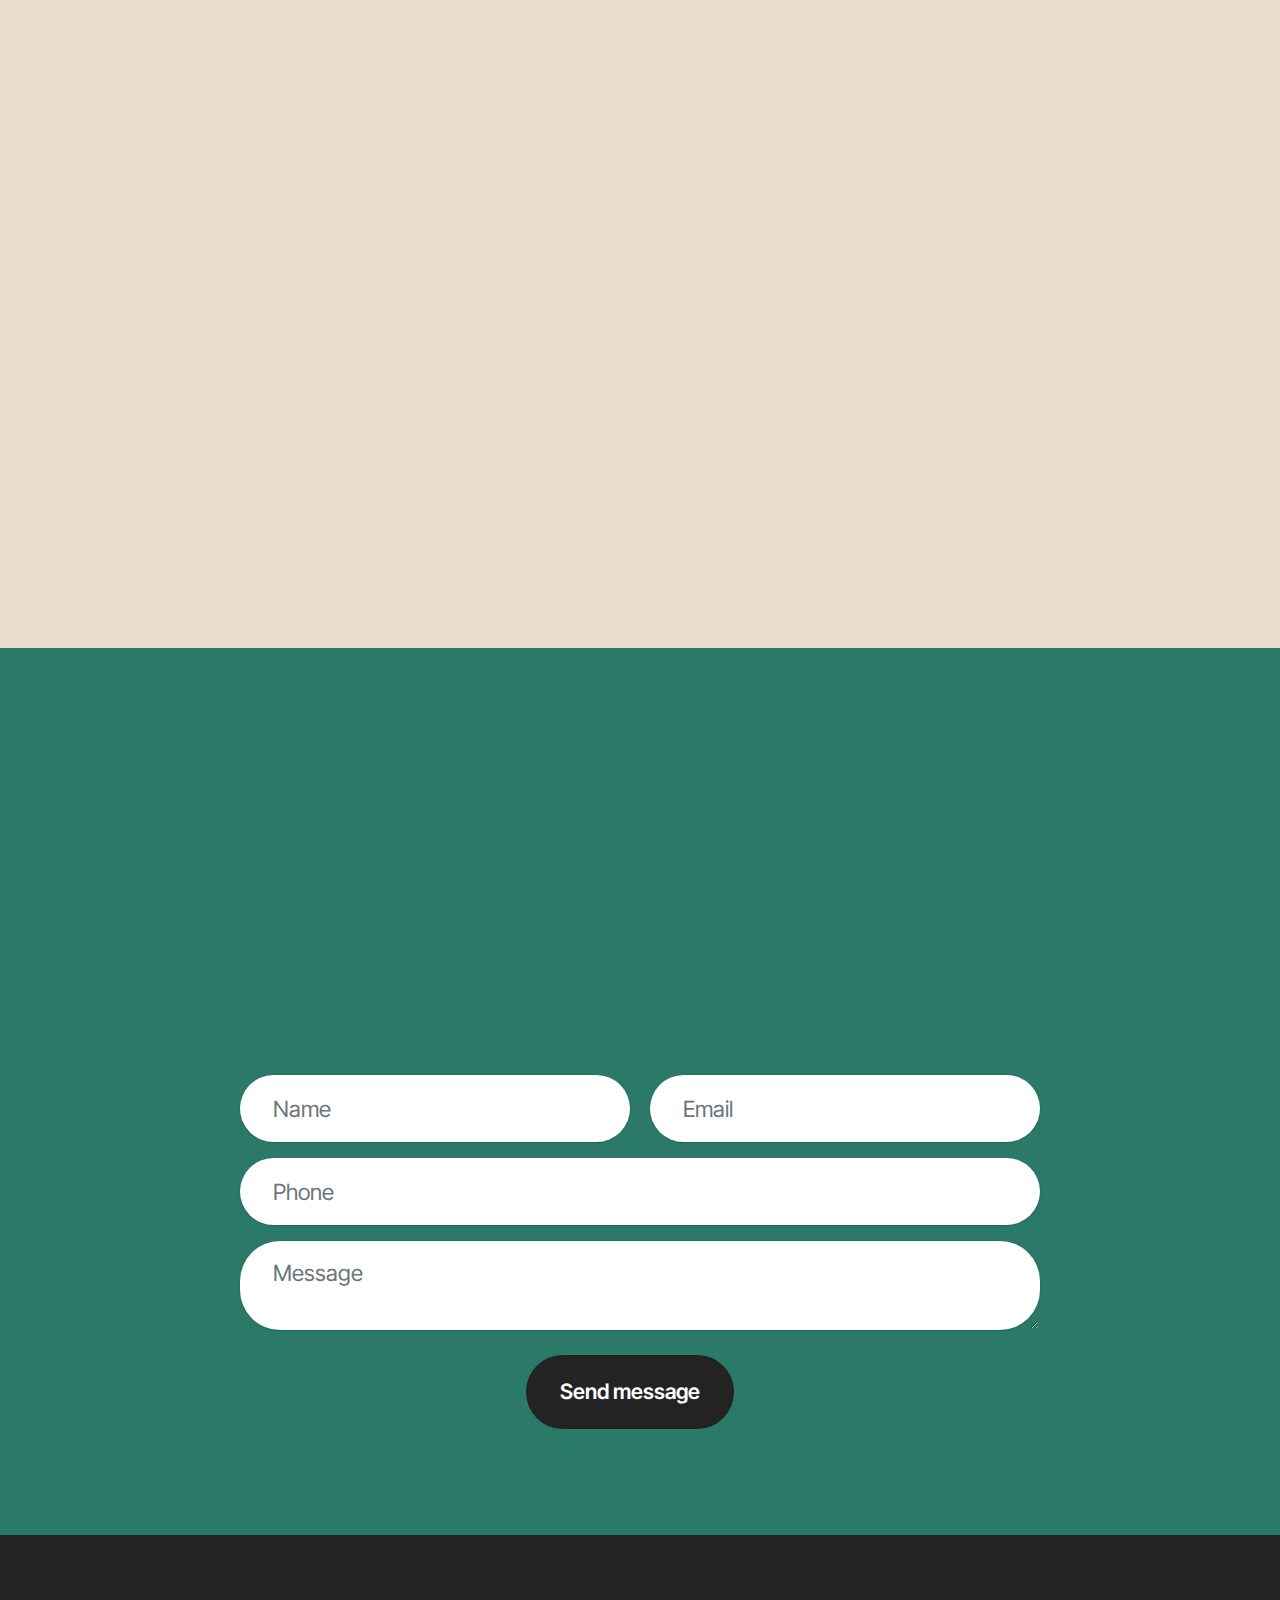
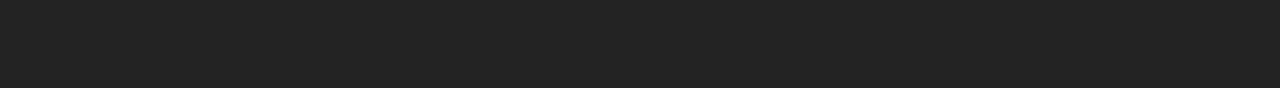
<file: About.html>
<!DOCTYPE html>
<html  >
<head>
  <!-- Site made with Mobirise Website Builder v6.1.12, https://mobirise.com -->
  <meta charset="UTF-8">
  <meta http-equiv="X-UA-Compatible" content="IE=edge">
  <meta name="generator" content="Mobirise v6.1.12, mobirise.com">
  <meta name="viewport" content="width=device-width, initial-scale=1, minimum-scale=1">
  <link rel="shortcut icon" href="assets/images/logo2-96x96.png" type="image/x-icon">
  <meta name="description" content="">
  
  
  <title>About</title>
  <link rel="stylesheet" href="assets/web/assets/mobirise-icons2/mobirise2.css">
  <link rel="stylesheet" href="assets/bootstrap/css/bootstrap.min.css">
  <link rel="stylesheet" href="assets/parallax/jarallax.css">
  <link rel="stylesheet" href="assets/animatecss/animate.css">
  <link rel="stylesheet" href="assets/dropdown/css/style.css">
  <link rel="stylesheet" href="assets/theme/css/style.css">
  <link rel="preload" href="https://fonts.googleapis.com/css?family=Inter+Tight:100,200,300,400,500,600,700,800,900,100i,200i,300i,400i,500i,600i,700i,800i,900i&display=swap" as="style" onload="this.onload=null;this.rel='stylesheet'">
  <noscript><link rel="stylesheet" href="https://fonts.googleapis.com/css?family=Inter+Tight:100,200,300,400,500,600,700,800,900,100i,200i,300i,400i,500i,600i,700i,800i,900i&display=swap"></noscript>
  <link rel="preload" as="style" href="assets/mobirise/css/mbr-additional.css?v=5pOc1O"><link rel="stylesheet" href="assets/mobirise/css/mbr-additional.css?v=5pOc1O" type="text/css">

  
  
  
</head>
<body>
  
  <section data-bs-version="5.1" class="menu menu2 cid-v5VpkTSCrC" once="menu" id="menu02-1i">
	

	<nav class="navbar navbar-dropdown navbar-fixed-top navbar-expand-lg">
		<div class="container">
			<div class="navbar-brand">
				<span class="navbar-logo">
					<a href="https://mobirise.com">
						<img src="assets/images/logo2-96x96.png" alt="Mobirise Website Builder" style="height: 3rem;">
					</a>
				</span>
				<span class="navbar-caption-wrap"><a class="navbar-caption text-black text-primary display-4" href="index.html#header05-1">Banibuba</a></span>
			</div>
			<button class="navbar-toggler" type="button" data-toggle="collapse" data-bs-toggle="collapse" data-target="#navbarSupportedContent" data-bs-target="#navbarSupportedContent" aria-controls="navbarNavAltMarkup" aria-expanded="false" aria-label="Toggle navigation">
				<div class="hamburger">
					<span></span>
					<span></span>
					<span></span>
					<span></span>
				</div>
			</button>
			<div class="collapse navbar-collapse" id="navbarSupportedContent">
				<ul class="navbar-nav nav-dropdown" data-app-modern-menu="true"><li class="nav-item">
						<a class="nav-link link text-black text-primary display-4" href="index.html#header05-1">Home</a>
					</li><li class="nav-item">
						<a class="nav-link link text-black text-primary display-4" href="blog.html">Blog</a>
					</li>
					<li class="nav-item">
						<a class="nav-link link text-black text-primary display-4" href="shop.html" aria-expanded="false">Shop</a>
					</li>
					<li class="nav-item"><a class="nav-link link text-black text-primary display-4" href="about.html">About</a></li><li class="nav-item"><a class="nav-link link text-black text-primary display-4" href="contact.html">Contact</a></li></ul>
				
				<div class="navbar-buttons mbr-section-btn"><a class="btn btn-primary display-4" href="index.html#form02-6"> Start now</a></div>
			</div>
		</div>
	</nav>
</section>

<section data-bs-version="5.1" class="header16 cid-v8zQNHVTrq mbr-parallax-background" id="header17-4g">
  
  
  <div class="container-fluid">
    <div class="row">
      <div class="content-wrap col-12 col-md-12">
        
        
        
        
      </div>
    </div>
  </div>
</section>

<section data-bs-version="5.1" class="article12 cid-v8zKDb4H4F" id="article12-47">    
    
    <div class="container">
        <div class="row justify-content-center">
            <div class="col-md-12 col-lg-10">
                <h3 class="mbr-section-title mbr-fonts-style mb-4 mt-0 display-2"><strong>About us</strong></h3>
                
                <p class="mbr-text mbr-fonts-style display-7">We are a studio dedicated to discovering and creating beauty. We love finding and sharing beautiful things inspired by the aesthetics of traditional Eastern design — from earrings and bracelets to necklaces and other small accessories full of character and story. Our hope is to bring these timeless pieces of classical Chinese culture and thoughtful gifts to every place around the world, adding a touch of color and joy to the lives of those who cherish beauty and daily inspiration.
<br>
<br>Our pieces are made by hand, each one carrying a trace of traditional craftsmanship and modern simplicity. We don’t chase trends — we prefer to follow the quiet elegance that speaks across time and cultures. Every design is created with care, hoping to accompany you through ordinary yet meaningful moments.
<br>
<br>To us, beauty isn’t limited by borders or language. Whether it’s a pair of porcelain-inspired earrings or a hand-assembled charm bracelet, these are little pieces of beauty that belong to everyone, everywhere. We believe that true beauty is meant to be shared, quietly weaving its way into lives around the world.
<br>
<br>We know that when you choose a piece from us, it’s something special. That’s why we personally confirm every order with you via email — making sure names, addresses, and delivery details are right, so your item arrives safe and sound. Even as a small team, we pay close attention to every detail, hoping that your experience with us is as warm and smooth as the pieces themselves.
<br>
<br>If you love simple, meaningful things with a quiet charm, you’re in the right place. Welcome to our little world of beauty — we’re so glad you’re here.&nbsp;<br>
                </p>
            </div>
        </div>
    </div>
</section>

<section data-bs-version="5.1" class="start article2 cid-v8zMxPIjau" id="article02-48">
	

	
	

	<div class="container">
		<div class="row justify-content-center">
			<div class="col-12 col-md-12 col-lg-6 image-wrapper">
				<img class="w-100" src="assets/images/finx5hdyy-1256x1675.jpeg" alt="Banibuba  Crafted">
			</div>
			<div class="col-12 col-md-12 col-lg">
				<div class="text-wrapper align-left">
					<h1 class="mbr-section-title mbr-fonts-style mb-4 display-2"><strong>Crafted&nbsp;</strong></h1>
					<p class="mbr-text align-left mbr-fonts-style mb-4 display-7">Our studio handcrafts and curates each accessory, blending time-honored Eastern aesthetics—like the warmth of incense ash glass and the symbolism of lucky beasts—with modern design trends. Every bead and detail is made with care, turning jewelry into wearable art.
					</p>
					
				</div>
			</div>
		</div>
	</div>
</section>

<section data-bs-version="5.1" class="start article4 cid-v8zMyFBhU9" id="article04-49">
	

	
	

	<div class="container">
		<div class="row justify-content-center">
			<div class="col-12 col-md-12 col-lg-6 image-wrapper">
				<img class="w-100" src="assets/images/finygawzp-1256x1675.jpeg" alt="Mobirise Website Builder">
			</div>
			<div class="col-12 col-md-12 col-lg">
				<div class="text-wrapper align-left">
					<h1 class="mbr-section-title mbr-fonts-style mb-4 display-2"><strong>Personalized</strong></h1>
					<p class="mbr-text mbr-fonts-style mb-4 display-7">We offer one-on-one consultations to bring your vision to life. Whether you want a custom piece that reflects your personality, or help curating a style for a special occasion, we’ll tailor every detail—from color palettes to meaningful symbols—to match your unique taste.
					</p>
					
				</div>
			</div>
		</div>
	</div>
</section>

<section data-bs-version="5.1" class="start article2 cid-v8zMzqxm7B" id="article02-4a">
	

	
	

	<div class="container">
		<div class="row justify-content-center">
			<div class="col-12 col-md-12 col-lg-6 image-wrapper">
				<img class="w-100" src="assets/images/finouyenj-1256x1675.jpeg" alt="Mobirise Website Builder">
			</div>
			<div class="col-12 col-md-12 col-lg">
				<div class="text-wrapper align-left">
					<h1 class="mbr-section-title mbr-fonts-style mb-4 display-2">
						<strong>Unique</strong>
					</h1>
					<p class="mbr-text align-left mbr-fonts-style mb-4 display-7">We focus on small-batch, thoughtful creation rather than mass production. Every handcrafted or curated piece draws inspiration from Eastern culture, nature, and daily life, giving your jewelry a quiet, distinctive charm that stands apart from mainstream designs.
					</p>
					
				</div>
			</div>
		</div>
	</div>
</section>

<section data-bs-version="5.1" class="form5 cid-v8CCSE9hvQ" id="form02-4l">
    
    
    <div class="container">
        <div class="mbr-section-head mb-5">
            <h3 class="mbr-section-title mbr-fonts-style align-center mb-0 display-2">
                <strong>Contact Form</strong></h3>
            <h4 class="mbr-section-subtitle mbr-fonts-style align-center mb-0 mt-4 display-7">We’re eager to hear from you—your feedback fuels our growth, and we welcome inquiries <br>from customers, partners, and all interested parties. At Banibuba, <br>every order is personally email-confirmed to ensure accuracy, seamless delivery, <br>and that your items arrive as expected. For questions, support, or wholesale opportunities, <br>please contact us via the form below or provided details and we’ll respond within 24 hours. <br>Please fill in the following information accurately to ensure smooth order processing and delivery.</h4>
        </div>
        <div class="row justify-content-center mt-4">
            <div class="col-lg-8 mx-auto mbr-form" data-form-type="formoid">
                <form action="https://mobirise.eu/" method="POST" class="mbr-form form-with-styler" data-form-title="Form Name"><input type="hidden" name="email" data-form-email="true" value="V5qV7foaN3ZE3hIHMxMzt1HE98qg6OFLxgO/uAhmPe2CUGCtneYZUcZXFvYw9unjDlHoxaGM81x8KehIvZhvBnxXdSVXtx5KTM5mhpCdjkDeWCVtTTmHr461p6p3790+">
                    <div class="row">
                        <div hidden="hidden" data-form-alert="" class="alert alert-success col-12">Thanks for filling out the form!</div>
                        <div hidden="hidden" data-form-alert-danger="" class="alert alert-danger col-12">
                            Oops...! some problem!
                        </div>
                    </div>
                    <div class="dragArea row">
                        <div class="col-md col-sm-12 form-group mb-3" data-for="name">
                            <input type="text" name="name" placeholder="Name" data-form-field="name" class="form-control" value="" id="name-form02-4l">
                        </div>
                        <div class="col-md col-sm-12 form-group mb-3" data-for="email">
                            <input type="email" name="email" placeholder="Email" data-form-field="email" class="form-control" value="" id="email-form02-4l">
                        </div>
                        <div class="col-12 form-group mb-3" data-for="phone">
                            <input type="tel" name="phone" placeholder="Phone" data-form-field="phone" class="form-control" value="" id="phone-form02-4l">
                        </div>
                        <div class="col-12 form-group mb-3" data-for="textarea">
                            <textarea name="textarea" placeholder="Message" data-form-field="textarea" class="form-control" id="textarea-form02-4l"></textarea>
                        </div>
                        <div class="col-lg-12 col-md-12 col-sm-12 align-center mbr-section-btn">
                            <button type="submit" class="btn btn-primary display-7">Send message</button>
                        </div>
                    </div>
                </form>
            </div>
        </div>
    </div>
</section>

<section data-bs-version="5.1" class="footer4 cid-v8DF0mm7Dv" once="footers" id="footer04-4p">

    

    

    <div class="container">
        <div class="media-container-row align-center mbr-white">
            <div class="col-12">
                <p class="mbr-text mb-0 mbr-fonts-style display-7">
                    © Copyright 2026 Banibuba.com - All Rights Reserved<br>Some materials originate from public sources but have been extensively reworked into original creations, <br>to which we hold all rights. For copyright matters, please contact us.<br>
                </p>
            </div>
        </div>
    </div>
</section>


<script src="assets/bootstrap/js/bootstrap.bundle.min.js"></script>  <script src="assets/parallax/jarallax.js"></script>  <script src="assets/smoothscroll/smooth-scroll.js"></script>  <script src="assets/ytplayer/index.js"></script>  <script src="assets/dropdown/js/navbar-dropdown.js"></script>  <script src="assets/theme/js/script.js"></script>  <script src="assets/formoid/formoid.min.js"></script>  
  
  
  <input name="animation" type="hidden">
  </body>
</html>
</file>
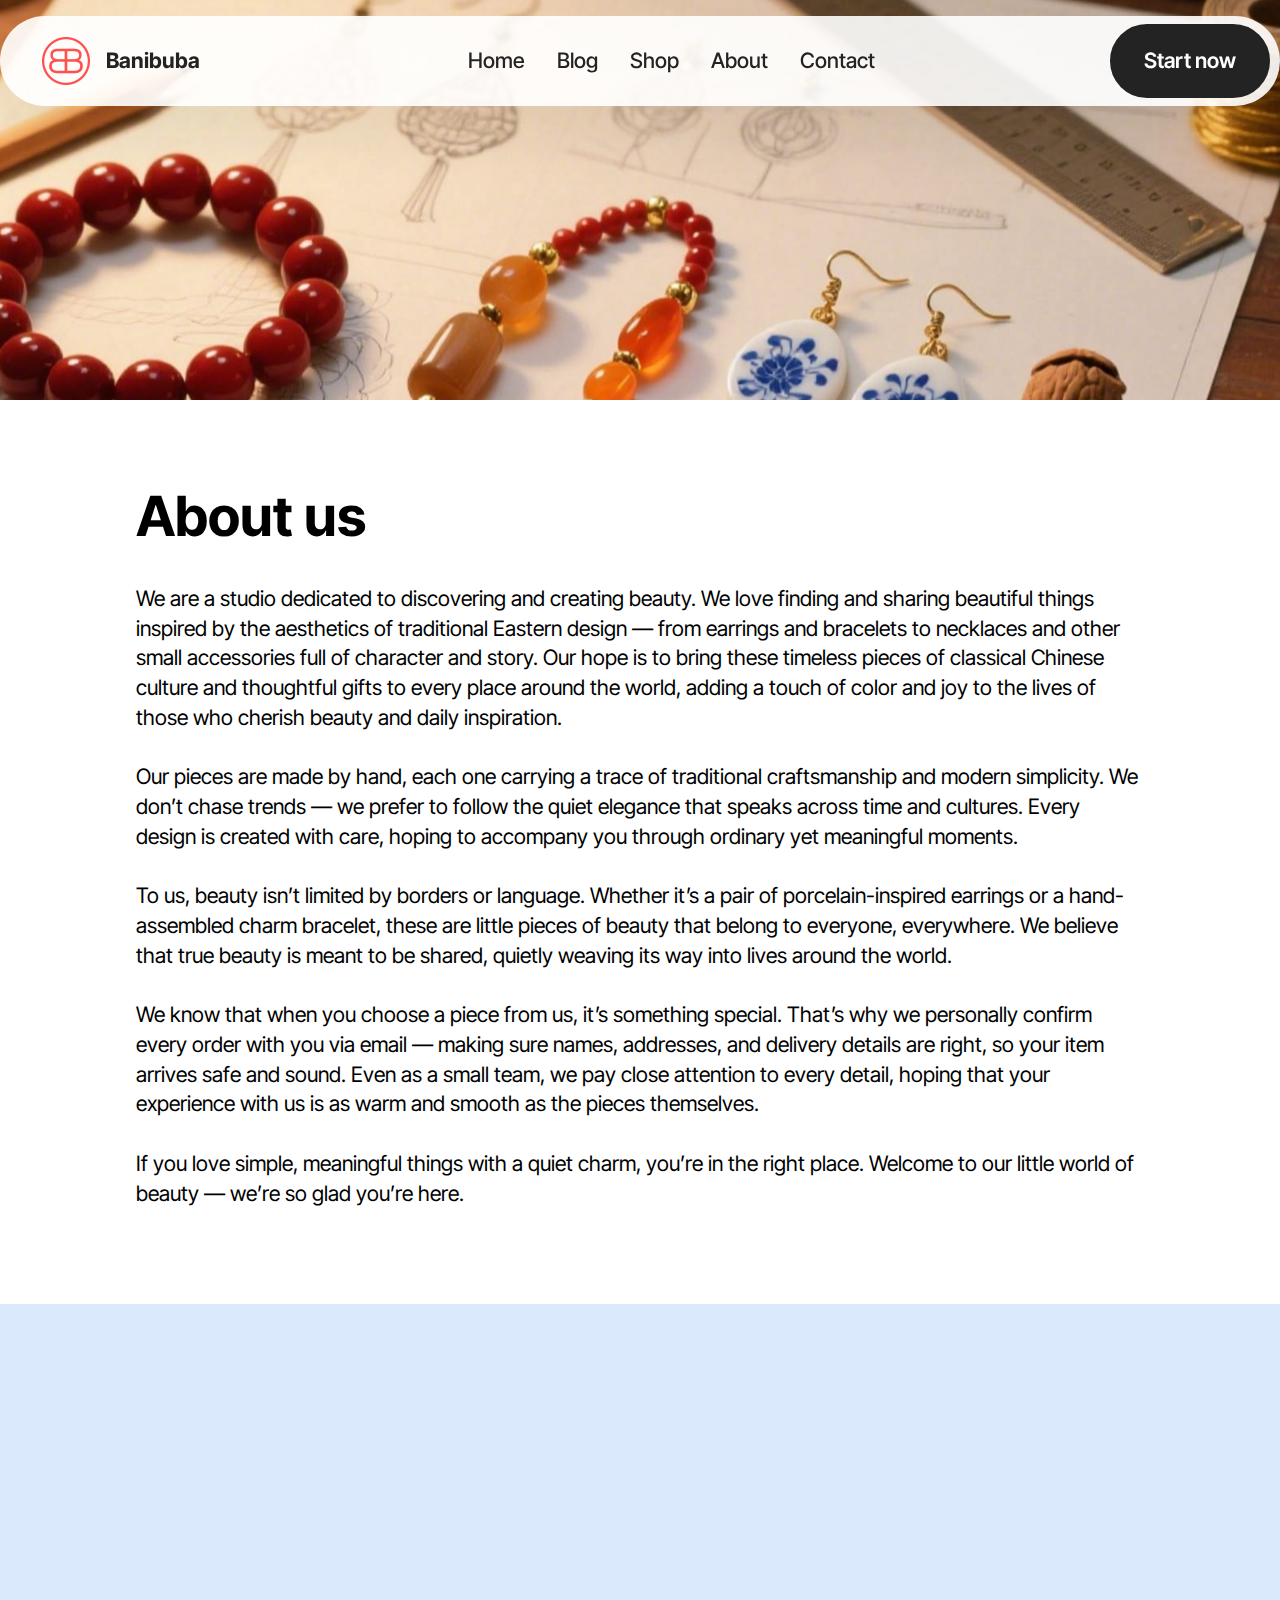
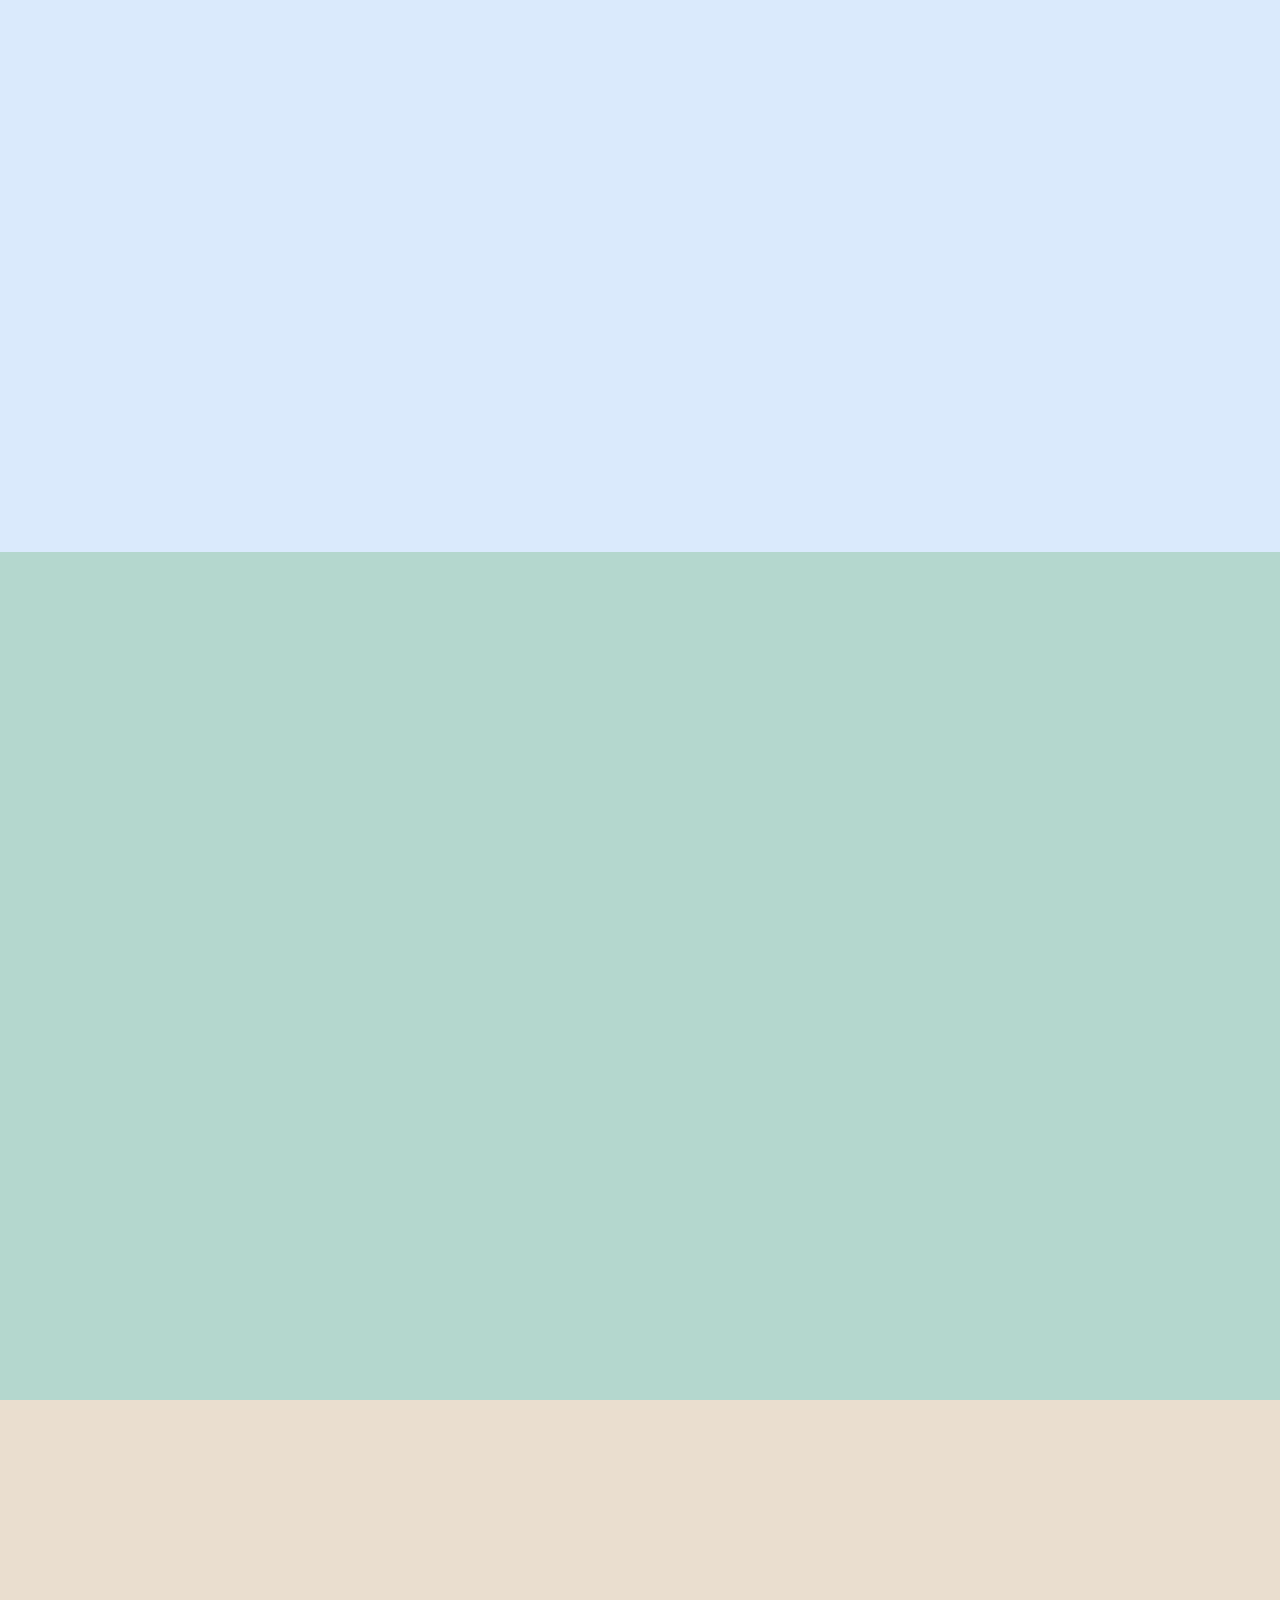
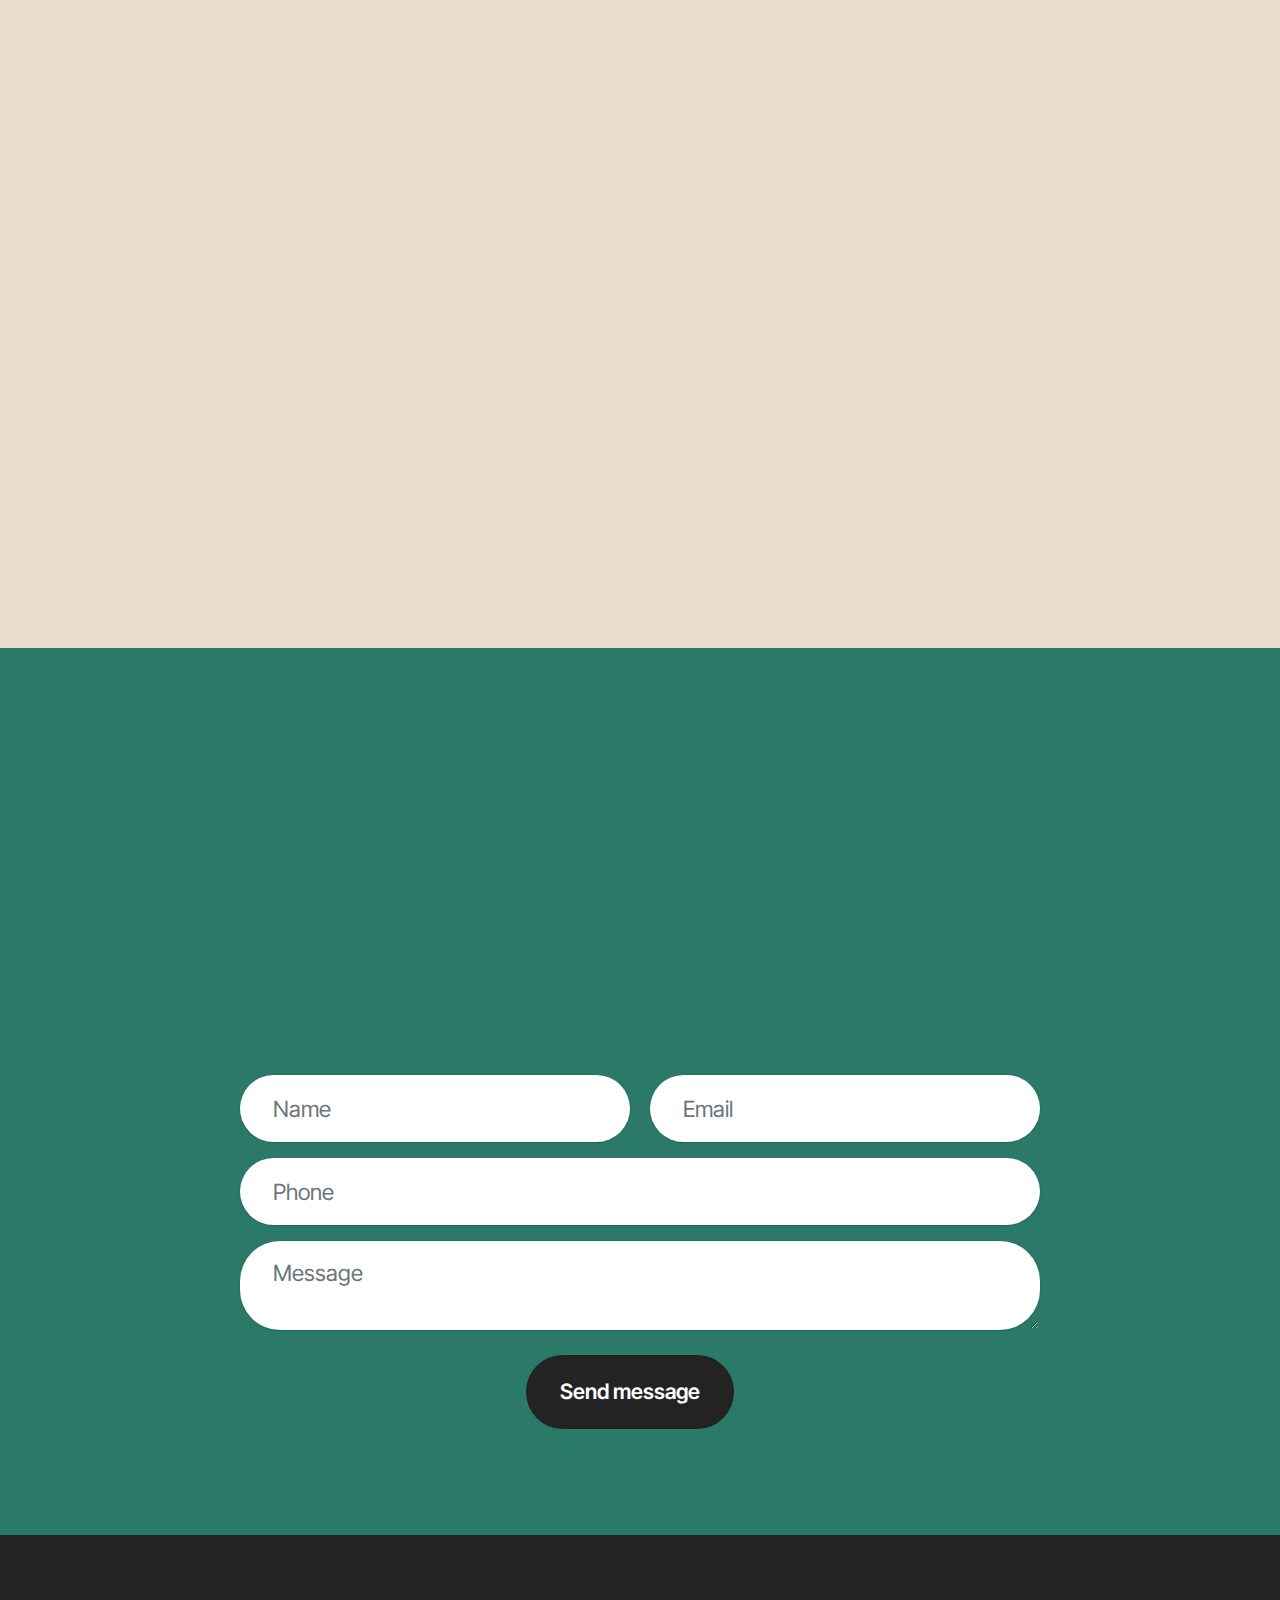
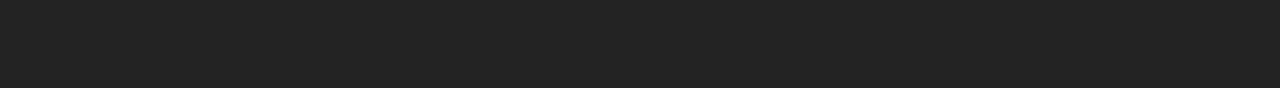
<file: about.html>
<!DOCTYPE html>
<html  >
<head>
  <!-- Site made with Mobirise Website Builder v6.1.12, https://mobirise.com -->
  <meta charset="UTF-8">
  <meta http-equiv="X-UA-Compatible" content="IE=edge">
  <meta name="generator" content="Mobirise v6.1.12, mobirise.com">
  <meta name="viewport" content="width=device-width, initial-scale=1, minimum-scale=1">
  <link rel="shortcut icon" href="assets/images/logo2-96x96.png" type="image/x-icon">
  <meta name="description" content="">
  
  
  <title>About</title>
  <link rel="stylesheet" href="assets/web/assets/mobirise-icons2/mobirise2.css">
  <link rel="stylesheet" href="assets/bootstrap/css/bootstrap.min.css">
  <link rel="stylesheet" href="assets/parallax/jarallax.css">
  <link rel="stylesheet" href="assets/animatecss/animate.css">
  <link rel="stylesheet" href="assets/dropdown/css/style.css">
  <link rel="stylesheet" href="assets/theme/css/style.css">
  <link rel="preload" href="https://fonts.googleapis.com/css?family=Inter+Tight:100,200,300,400,500,600,700,800,900,100i,200i,300i,400i,500i,600i,700i,800i,900i&display=swap" as="style" onload="this.onload=null;this.rel='stylesheet'">
  <noscript><link rel="stylesheet" href="https://fonts.googleapis.com/css?family=Inter+Tight:100,200,300,400,500,600,700,800,900,100i,200i,300i,400i,500i,600i,700i,800i,900i&display=swap"></noscript>
  <link rel="preload" as="style" href="assets/mobirise/css/mbr-additional.css?v=5pOc1O"><link rel="stylesheet" href="assets/mobirise/css/mbr-additional.css?v=5pOc1O" type="text/css">

  
  
  
</head>
<body>
  
  <section data-bs-version="5.1" class="menu menu2 cid-v5VpkTSCrC" once="menu" id="menu02-1i">
	

	<nav class="navbar navbar-dropdown navbar-fixed-top navbar-expand-lg">
		<div class="container">
			<div class="navbar-brand">
				<span class="navbar-logo">
					<a href="https://mobirise.com">
						<img src="assets/images/logo2-96x96.png" alt="Mobirise Website Builder" style="height: 3rem;">
					</a>
				</span>
				<span class="navbar-caption-wrap"><a class="navbar-caption text-black text-primary display-4" href="index.html#header05-1">Banibuba</a></span>
			</div>
			<button class="navbar-toggler" type="button" data-toggle="collapse" data-bs-toggle="collapse" data-target="#navbarSupportedContent" data-bs-target="#navbarSupportedContent" aria-controls="navbarNavAltMarkup" aria-expanded="false" aria-label="Toggle navigation">
				<div class="hamburger">
					<span></span>
					<span></span>
					<span></span>
					<span></span>
				</div>
			</button>
			<div class="collapse navbar-collapse" id="navbarSupportedContent">
				<ul class="navbar-nav nav-dropdown" data-app-modern-menu="true"><li class="nav-item">
						<a class="nav-link link text-black text-primary display-4" href="index.html#header05-1">Home</a>
					</li><li class="nav-item">
						<a class="nav-link link text-black text-primary display-4" href="blog.html">Blog</a>
					</li>
					<li class="nav-item">
						<a class="nav-link link text-black text-primary display-4" href="shop.html" aria-expanded="false">Shop</a>
					</li>
					<li class="nav-item"><a class="nav-link link text-black text-primary display-4" href="about.html">About</a></li><li class="nav-item"><a class="nav-link link text-black text-primary display-4" href="contact.html">Contact</a></li></ul>
				
				<div class="navbar-buttons mbr-section-btn"><a class="btn btn-primary display-4" href="index.html#form02-6"> Start now</a></div>
			</div>
		</div>
	</nav>
</section>

<section data-bs-version="5.1" class="header16 cid-v8zQNHVTrq mbr-parallax-background" id="header17-4g">
  
  
  <div class="container-fluid">
    <div class="row">
      <div class="content-wrap col-12 col-md-12">
        
        
        
        
      </div>
    </div>
  </div>
</section>

<section data-bs-version="5.1" class="article12 cid-v8zKDb4H4F" id="article12-47">    
    
    <div class="container">
        <div class="row justify-content-center">
            <div class="col-md-12 col-lg-10">
                <h3 class="mbr-section-title mbr-fonts-style mb-4 mt-0 display-2"><strong>About us</strong></h3>
                
                <p class="mbr-text mbr-fonts-style display-7">We are a studio dedicated to discovering and creating beauty. We love finding and sharing beautiful things inspired by the aesthetics of traditional Eastern design — from earrings and bracelets to necklaces and other small accessories full of character and story. Our hope is to bring these timeless pieces of classical Chinese culture and thoughtful gifts to every place around the world, adding a touch of color and joy to the lives of those who cherish beauty and daily inspiration.
<br>
<br>Our pieces are made by hand, each one carrying a trace of traditional craftsmanship and modern simplicity. We don’t chase trends — we prefer to follow the quiet elegance that speaks across time and cultures. Every design is created with care, hoping to accompany you through ordinary yet meaningful moments.
<br>
<br>To us, beauty isn’t limited by borders or language. Whether it’s a pair of porcelain-inspired earrings or a hand-assembled charm bracelet, these are little pieces of beauty that belong to everyone, everywhere. We believe that true beauty is meant to be shared, quietly weaving its way into lives around the world.
<br>
<br>We know that when you choose a piece from us, it’s something special. That’s why we personally confirm every order with you via email — making sure names, addresses, and delivery details are right, so your item arrives safe and sound. Even as a small team, we pay close attention to every detail, hoping that your experience with us is as warm and smooth as the pieces themselves.
<br>
<br>If you love simple, meaningful things with a quiet charm, you’re in the right place. Welcome to our little world of beauty — we’re so glad you’re here.&nbsp;<br>
                </p>
            </div>
        </div>
    </div>
</section>

<section data-bs-version="5.1" class="start article2 cid-v8zMxPIjau" id="article02-48">
	

	
	

	<div class="container">
		<div class="row justify-content-center">
			<div class="col-12 col-md-12 col-lg-6 image-wrapper">
				<img class="w-100" src="assets/images/finx5hdyy-1256x1675.jpeg" alt="Banibuba  Crafted">
			</div>
			<div class="col-12 col-md-12 col-lg">
				<div class="text-wrapper align-left">
					<h1 class="mbr-section-title mbr-fonts-style mb-4 display-2"><strong>Crafted&nbsp;</strong></h1>
					<p class="mbr-text align-left mbr-fonts-style mb-4 display-7">Our studio handcrafts and curates each accessory, blending time-honored Eastern aesthetics—like the warmth of incense ash glass and the symbolism of lucky beasts—with modern design trends. Every bead and detail is made with care, turning jewelry into wearable art.
					</p>
					
				</div>
			</div>
		</div>
	</div>
</section>

<section data-bs-version="5.1" class="start article4 cid-v8zMyFBhU9" id="article04-49">
	

	
	

	<div class="container">
		<div class="row justify-content-center">
			<div class="col-12 col-md-12 col-lg-6 image-wrapper">
				<img class="w-100" src="assets/images/finygawzp-1256x1675.jpeg" alt="Mobirise Website Builder">
			</div>
			<div class="col-12 col-md-12 col-lg">
				<div class="text-wrapper align-left">
					<h1 class="mbr-section-title mbr-fonts-style mb-4 display-2"><strong>Personalized</strong></h1>
					<p class="mbr-text mbr-fonts-style mb-4 display-7">We offer one-on-one consultations to bring your vision to life. Whether you want a custom piece that reflects your personality, or help curating a style for a special occasion, we’ll tailor every detail—from color palettes to meaningful symbols—to match your unique taste.
					</p>
					
				</div>
			</div>
		</div>
	</div>
</section>

<section data-bs-version="5.1" class="start article2 cid-v8zMzqxm7B" id="article02-4a">
	

	
	

	<div class="container">
		<div class="row justify-content-center">
			<div class="col-12 col-md-12 col-lg-6 image-wrapper">
				<img class="w-100" src="assets/images/finouyenj-1256x1675.jpeg" alt="Mobirise Website Builder">
			</div>
			<div class="col-12 col-md-12 col-lg">
				<div class="text-wrapper align-left">
					<h1 class="mbr-section-title mbr-fonts-style mb-4 display-2">
						<strong>Unique</strong>
					</h1>
					<p class="mbr-text align-left mbr-fonts-style mb-4 display-7">We focus on small-batch, thoughtful creation rather than mass production. Every handcrafted or curated piece draws inspiration from Eastern culture, nature, and daily life, giving your jewelry a quiet, distinctive charm that stands apart from mainstream designs.
					</p>
					
				</div>
			</div>
		</div>
	</div>
</section>

<section data-bs-version="5.1" class="form5 cid-v8CCSE9hvQ" id="form02-4l">
    
    
    <div class="container">
        <div class="mbr-section-head mb-5">
            <h3 class="mbr-section-title mbr-fonts-style align-center mb-0 display-2">
                <strong>Contact Form</strong></h3>
            <h4 class="mbr-section-subtitle mbr-fonts-style align-center mb-0 mt-4 display-7">We’re eager to hear from you—your feedback fuels our growth, and we welcome inquiries <br>from customers, partners, and all interested parties. At Banibuba, <br>every order is personally email-confirmed to ensure accuracy, seamless delivery, <br>and that your items arrive as expected. For questions, support, or wholesale opportunities, <br>please contact us via the form below or provided details and we’ll respond within 24 hours. <br>Please fill in the following information accurately to ensure smooth order processing and delivery.</h4>
        </div>
        <div class="row justify-content-center mt-4">
            <div class="col-lg-8 mx-auto mbr-form" data-form-type="formoid">
                <form action="https://mobirise.eu/" method="POST" class="mbr-form form-with-styler" data-form-title="Form Name"><input type="hidden" name="email" data-form-email="true" value="V5qV7foaN3ZE3hIHMxMzt1HE98qg6OFLxgO/uAhmPe2CUGCtneYZUcZXFvYw9unjDlHoxaGM81x8KehIvZhvBnxXdSVXtx5KTM5mhpCdjkDeWCVtTTmHr461p6p3790+">
                    <div class="row">
                        <div hidden="hidden" data-form-alert="" class="alert alert-success col-12">Thanks for filling out the form!</div>
                        <div hidden="hidden" data-form-alert-danger="" class="alert alert-danger col-12">
                            Oops...! some problem!
                        </div>
                    </div>
                    <div class="dragArea row">
                        <div class="col-md col-sm-12 form-group mb-3" data-for="name">
                            <input type="text" name="name" placeholder="Name" data-form-field="name" class="form-control" value="" id="name-form02-4l">
                        </div>
                        <div class="col-md col-sm-12 form-group mb-3" data-for="email">
                            <input type="email" name="email" placeholder="Email" data-form-field="email" class="form-control" value="" id="email-form02-4l">
                        </div>
                        <div class="col-12 form-group mb-3" data-for="phone">
                            <input type="tel" name="phone" placeholder="Phone" data-form-field="phone" class="form-control" value="" id="phone-form02-4l">
                        </div>
                        <div class="col-12 form-group mb-3" data-for="textarea">
                            <textarea name="textarea" placeholder="Message" data-form-field="textarea" class="form-control" id="textarea-form02-4l"></textarea>
                        </div>
                        <div class="col-lg-12 col-md-12 col-sm-12 align-center mbr-section-btn">
                            <button type="submit" class="btn btn-primary display-7">Send message</button>
                        </div>
                    </div>
                </form>
            </div>
        </div>
    </div>
</section>

<section data-bs-version="5.1" class="footer4 cid-v8DF0mm7Dv" once="footers" id="footer04-4p">

    

    

    <div class="container">
        <div class="media-container-row align-center mbr-white">
            <div class="col-12">
                <p class="mbr-text mb-0 mbr-fonts-style display-7">
                    © Copyright 2026 Banibuba.com - All Rights Reserved<br>Some materials originate from public sources but have been extensively reworked into original creations, <br>to which we hold all rights. For copyright matters, please contact us.<br>
                </p>
            </div>
        </div>
    </div>
</section>



<script src="assets/bootstrap/js/bootstrap.bundle.min.js"></script>  <script src="assets/parallax/jarallax.js"></script>  <script src="assets/smoothscroll/smooth-scroll.js"></script>  <script src="assets/ytplayer/index.js"></script>  <script src="assets/dropdown/js/navbar-dropdown.js"></script>  <script src="assets/theme/js/script.js"></script>  <script src="assets/formoid/formoid.min.js"></script>  
  
  
  <input name="animation" type="hidden">
  </body>
</html>
</file>
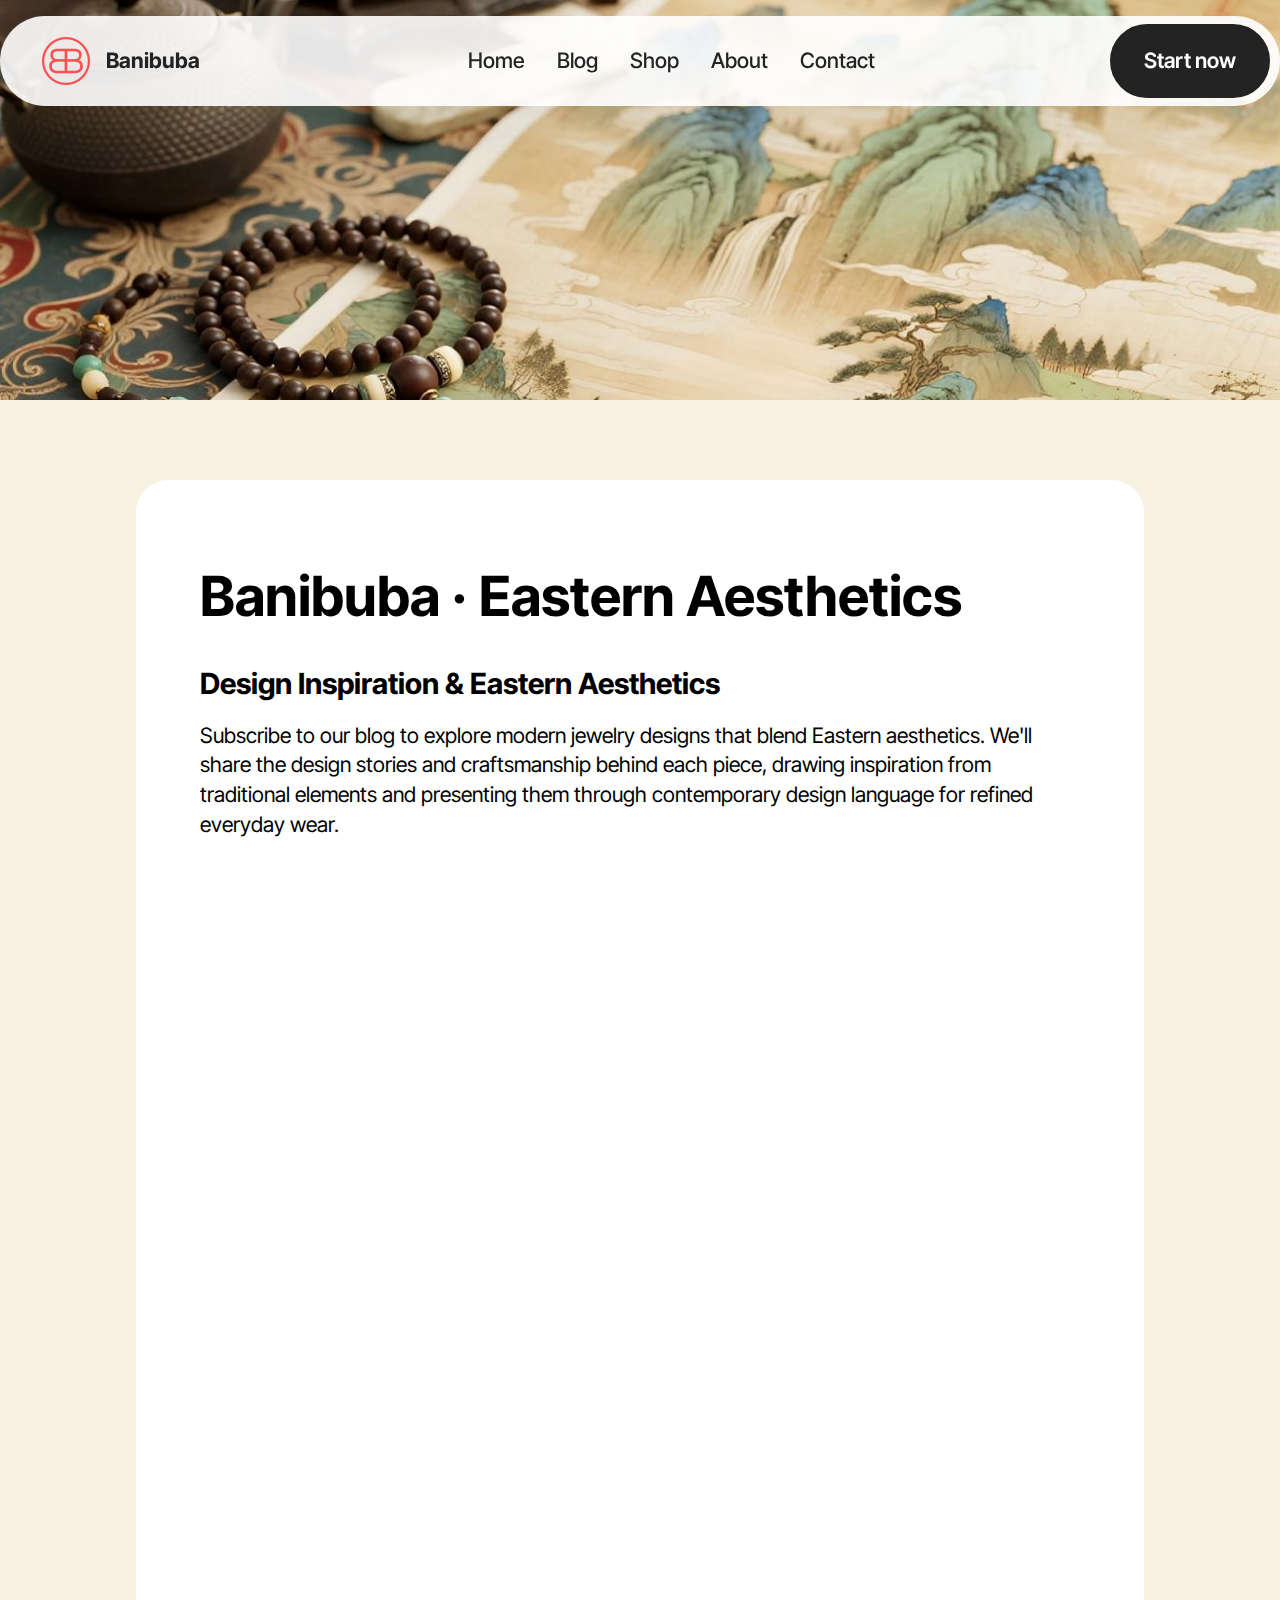
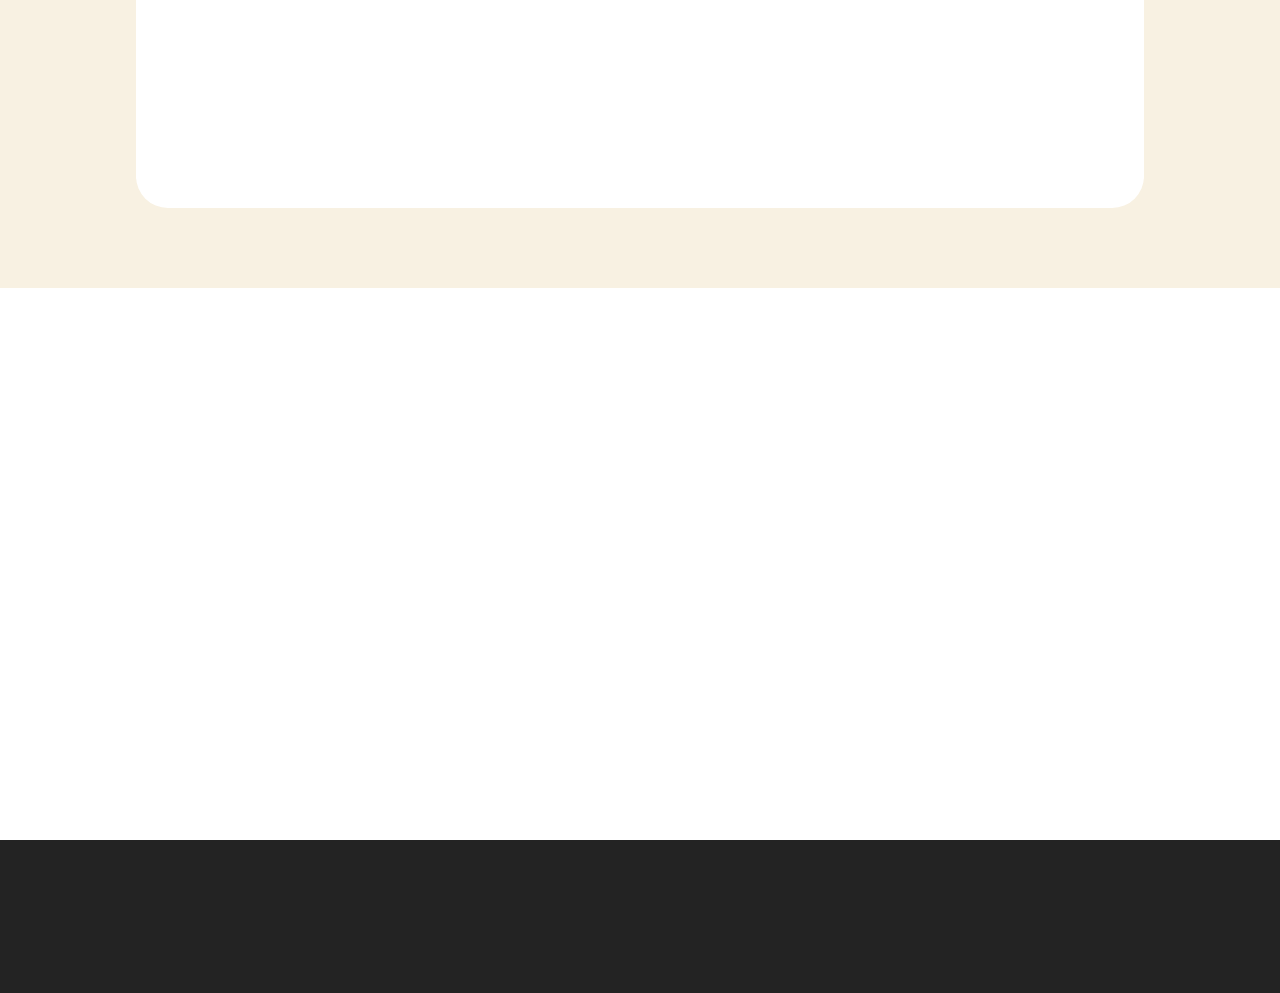
<file: blog.html>
<!DOCTYPE html>
<html  >
<head>
  <!-- Site made with Mobirise Website Builder v6.1.12, https://mobirise.com -->
  <meta charset="UTF-8">
  <meta http-equiv="X-UA-Compatible" content="IE=edge">
  <meta name="generator" content="Mobirise v6.1.12, mobirise.com">
  <meta name="viewport" content="width=device-width, initial-scale=1, minimum-scale=1">
  <link rel="shortcut icon" href="assets/images/logo2-96x96.png" type="image/x-icon">
  <meta name="description" content="Banibuba is a contemporary jewelry brand inspired by Chinese aesthetics and everyday elegance.
We specialize in handcrafted bracelets, earrings, and accessories that blend traditional elements with modern design.
Each piece is thoughtfully designed to express individuality, balance, and timeless beauty — perfect for daily wear and meaningful gifting.">
  
  
  <title>Blog</title>
  <link rel="stylesheet" href="assets/web/assets/mobirise-icons2/mobirise2.css">
  <link rel="stylesheet" href="assets/bootstrap/css/bootstrap.min.css">
  <link rel="stylesheet" href="assets/parallax/jarallax.css">
  <link rel="stylesheet" href="assets/animatecss/animate.css">
  <link rel="stylesheet" href="assets/dropdown/css/style.css">
  <link rel="stylesheet" href="assets/socicon/css/styles.css">
  <link rel="stylesheet" href="assets/theme/css/style.css">
  <link rel="preload" href="https://fonts.googleapis.com/css?family=Inter+Tight:100,200,300,400,500,600,700,800,900,100i,200i,300i,400i,500i,600i,700i,800i,900i&display=swap" as="style" onload="this.onload=null;this.rel='stylesheet'">
  <noscript><link rel="stylesheet" href="https://fonts.googleapis.com/css?family=Inter+Tight:100,200,300,400,500,600,700,800,900,100i,200i,300i,400i,500i,600i,700i,800i,900i&display=swap"></noscript>
  <link rel="preload" as="style" href="assets/mobirise/css/mbr-additional.css?v=wmxKnL"><link rel="stylesheet" href="assets/mobirise/css/mbr-additional.css?v=wmxKnL" type="text/css">

  
  
  
</head>
<body>
  
  <section data-bs-version="5.1" class="menu menu2 cid-v8o2NV1cbl" once="menu" id="menu02-3e">
	

	<nav class="navbar navbar-dropdown navbar-fixed-top navbar-expand-lg">
		<div class="container">
			<div class="navbar-brand">
				<span class="navbar-logo">
					<a href="https://mobirise.com">
						<img src="assets/images/logo2-96x96.png" alt="Mobirise Website Builder" style="height: 3rem;">
					</a>
				</span>
				<span class="navbar-caption-wrap"><a class="navbar-caption text-black text-primary display-4" href="index.html#header05-1">Banibuba</a></span>
			</div>
			<button class="navbar-toggler" type="button" data-toggle="collapse" data-bs-toggle="collapse" data-target="#navbarSupportedContent" data-bs-target="#navbarSupportedContent" aria-controls="navbarNavAltMarkup" aria-expanded="false" aria-label="Toggle navigation">
				<div class="hamburger">
					<span></span>
					<span></span>
					<span></span>
					<span></span>
				</div>
			</button>
			<div class="collapse navbar-collapse" id="navbarSupportedContent">
				<ul class="navbar-nav nav-dropdown" data-app-modern-menu="true"><li class="nav-item">
						<a class="nav-link link text-black text-primary display-4" href="index.html#header05-1">Home</a>
					</li><li class="nav-item">
						<a class="nav-link link text-black text-primary display-4" href="blog.html">Blog</a>
					</li>
					<li class="nav-item">
						<a class="nav-link link text-black text-primary display-4" href="shop.html" aria-expanded="false">Shop</a>
					</li>
					<li class="nav-item"><a class="nav-link link text-black text-primary display-4" href="about.html">About</a></li><li class="nav-item"><a class="nav-link link text-black text-primary display-4" href="contact.html">Contact</a></li></ul>
				
				<div class="navbar-buttons mbr-section-btn"><a class="btn btn-primary display-4" href="index.html#form02-6"> Start now</a></div>
			</div>
		</div>
	</nav>
</section>

<section data-bs-version="5.1" class="header16 cid-v8A75K3qNG mbr-parallax-background" id="header17-4h">
  
  
  <div class="container-fluid">
    <div class="row">
      <div class="content-wrap col-12 col-md-12">
        
        
        
        
      </div>
    </div>
  </div>
</section>



<section data-bs-version="5.1" class="article9 cid-v8DPtSw0eu" id="article09-4q">
  

  
  
  <div class="container">
    <div class="row justify-content-center">
      <div class="card col-md-12 col-lg-10">
        <div class="card-wrapper">
          <div class="card-content-text">
            <h3 class="card-title mbr-fonts-style mbr-white mt-3 mb-4 display-2"><strong>Banibuba · Eastern Aesthetics</strong></h3>
          <div class="row card-box align-left">
            <div class="item features-without-image col-12">
              <div class="item-wrapper">
                <h4 class="mbr-section-subtitle mbr-fonts-style mb-3 display-5"><strong>Design Inspiration &amp; Eastern Aesthetics</strong></h4>
                <p class="mbr-text mbr-fonts-style display-7">Subscribe to our blog to explore modern jewelry designs that blend Eastern aesthetics. We'll share the design stories and craftsmanship behind each piece, drawing inspiration from traditional elements and presenting them through contemporary design language for refined everyday wear.
<br>
<br>
                </p>
              </div>
            </div>
            <div class="item features-without-image col-12">
              <div class="item-wrapper">
                <h4 class="mbr-section-subtitle mbr-fonts-style mb-3 display-5"><strong>Exclusive Collections &amp; Craftsmanship</strong></h4>
                <p class="mbr-text mbr-fonts-style display-7">Gain insight into Banibuba's exclusive design collections, including design concepts, material selection, and production techniques. Through visual and written analysis, understand how Eastern aesthetics are integrated into modern jewelry and our commitment to quality details.<br>
                </p>
              </div>
            </div>
            <div class="item features-without-image col-12">
              <div class="item-wrapper">
                <h4 class="mbr-section-subtitle mbr-fonts-style mb-3 display-5"><strong>Subscribe for Exclusive Content</strong></h4>
                <p class="mbr-text mbr-fonts-style display-7">
                  By subscribing, you'll get early access to new releases, design stories, styling suggestions, and special event invitations. We share curated content monthly to help you discover modern interpretations of Eastern aesthetics.<br>
                </p>
              </div>
            </div>
          </div>
          </div>
          <div class="image-wrapper d-flex justify-content-center mt-3">
            <img src="assets/images/wb26-banners2012ma-1654x936.jpeg" alt="Mobirise Website Builder">
          </div>
        </div>
      </div>
    </div>
  </div>
</section>

<section data-bs-version="5.1" class="social02 cid-v8zzPf0ItT" id="social02-41">
	

	
	
	<div class="container">
		<div class="row justify-content-center">
			<div class="col-12 content-head">
				<div class="mb-5">
					<h5 class="mbr-section-title mbr-fonts-style align-center mb-0 display-2">
						<strong>Follow us</strong>
					</h5>
					
				</div>
			</div>
		</div>
		<div class="row">
			<div class="item features-without-image col-12 col-md-6 col-lg-3 active">
				<div class="item-wrapper">
					<span class="mbr-iconfont m-auto socicon-blogger socicon"></span>
					<div class="card-box">
						<h4 class="card-title mbr-fonts-style mb-1 display-7">
							<strong>Threads</strong>
						</h4>
						
					</div>
				</div>
			</div><div class="item features-without-image col-12 col-md-6 col-lg-3">
				<div class="item-wrapper">
					<span class="mbr-iconfont m-auto socicon-tiktok socicon"></span>
					<div class="card-box">
						<h4 class="card-title mbr-fonts-style mb-1 display-7">
							<strong>TikTok</strong>
						</h4>
						
					</div>
				</div>
			</div>
			<div class="item features-without-image col-12 col-md-6 col-lg-3">
				<div class="item-wrapper">
					<span class="mbr-iconfont m-auto socicon-youtube socicon"></span>
					<div class="card-box">
						<h4 class="card-title mbr-fonts-style mb-1 display-7">
							<strong>YouTube</strong>
						</h4>
						
					</div>
				</div>
			</div>
			<div class="item features-without-image col-12 col-md-6 col-lg-3">
				<div class="item-wrapper">
					<span class="mbr-iconfont m-auto socicon-twitter socicon"></span>
					<div class="card-box">
						<h4 class="card-title mbr-fonts-style mb-1 display-7">
							<strong>Twitter</strong>
						</h4>
						
					</div>
				</div>
			</div><div class="item features-without-image col-12 col-md-6 col-lg-3">
				<div class="item-wrapper">
					<a href="https://uk.pinterest.com/banibuba_collection/" target="_blank"><span class="mbr-iconfont m-auto socicon-pinterest socicon"></span></a>
					<div class="card-box">
						<h4 class="card-title mbr-fonts-style mb-1 display-7">
							<strong>Pinterest</strong>
						</h4>
						
					</div>
				</div>
			</div><div class="item features-without-image col-12 col-md-6 col-lg-3">
				<div class="item-wrapper">
					<span class="mbr-iconfont m-auto socicon-facebook socicon"></span>
					<div class="card-box">
						<h4 class="card-title mbr-fonts-style mb-1 display-7">
							<strong>Facebook</strong>
						</h4>
						
					</div>
				</div>
			</div><div class="item features-without-image col-12 col-md-6 col-lg-3">
				<div class="item-wrapper">
					<span class="mbr-iconfont m-auto socicon-vkontakte socicon"></span>
					<div class="card-box">
						<h4 class="card-title mbr-fonts-style mb-1 display-7">
							<strong>VKontakte</strong>
						</h4>
						
					</div>
				</div>
			</div><div class="item features-without-image col-12 col-md-6 col-lg-3">
				<div class="item-wrapper">
					<span class="mbr-iconfont m-auto socicon-odnoklassniki socicon"></span>
					<div class="card-box">
						<h4 class="card-title mbr-fonts-style mb-1 display-7">
							<strong>Odnoklassniki</strong>
						</h4>
						
					</div>
				</div>
			</div><div class="item features-without-image col-12 col-md-6 col-lg-3">
				<div class="item-wrapper">
					<span class="mbr-iconfont m-auto socicon-whatsapp socicon"></span>
					<div class="card-box">
						<h4 class="card-title mbr-fonts-style mb-1 display-7">
							<strong>WhatsApp</strong>
						</h4>
						
					</div>
				</div>
			</div><div class="item features-without-image col-12 col-md-6 col-lg-3">
				<div class="item-wrapper">
					<span class="mbr-iconfont m-auto socicon-telegram socicon"></span>
					<div class="card-box">
						<h4 class="card-title mbr-fonts-style mb-1 display-7">
							<strong>Telegram</strong>
						</h4>
						
					</div>
				</div>
			</div><div class="item features-without-image col-12 col-md-6 col-lg-3">
				<div class="item-wrapper">
					<span class="mbr-iconfont m-auto socicon-linkedin socicon"></span>
					<div class="card-box">
						<h4 class="card-title mbr-fonts-style mb-1 display-7">
							<strong>LinkedIn</strong>
						</h4>
						
					</div>
				</div>
			</div>
			
			<div class="item features-without-image col-12 col-md-6 col-lg-3">
				<div class="item-wrapper">
					<span class="mbr-iconfont m-auto socicon-snapchat socicon"></span>
					<div class="card-box">
						<h4 class="card-title mbr-fonts-style mb-1 display-7">
							<strong>Snapchat</strong>
						</h4>
						
					</div>
				</div>
			</div>
			
		</div>
	</div>
</section>

<section data-bs-version="5.1" class="footer4 cid-v8DF0mm7Dv" once="footers" id="footer04-4p">

    

    

    <div class="container">
        <div class="media-container-row align-center mbr-white">
            <div class="col-12">
                <p class="mbr-text mb-0 mbr-fonts-style display-7">
                    © Copyright 2026 Banibuba.com - All Rights Reserved<br>Some materials originate from public sources but have been extensively reworked into original creations, to which we hold all rights.
<br>For copyright matters, please contact us.<br>
                </p>
            </div>
        </div>
    </div>
</section>



<script src="assets/bootstrap/js/bootstrap.bundle.min.js"></script>  <script src="assets/parallax/jarallax.js"></script>  <script src="assets/smoothscroll/smooth-scroll.js"></script>  <script src="assets/ytplayer/index.js"></script>  <script src="assets/dropdown/js/navbar-dropdown.js"></script>  <script src="assets/theme/js/script.js"></script>  
  
  
  <input name="animation" type="hidden">
  </body>
</html>
</file>
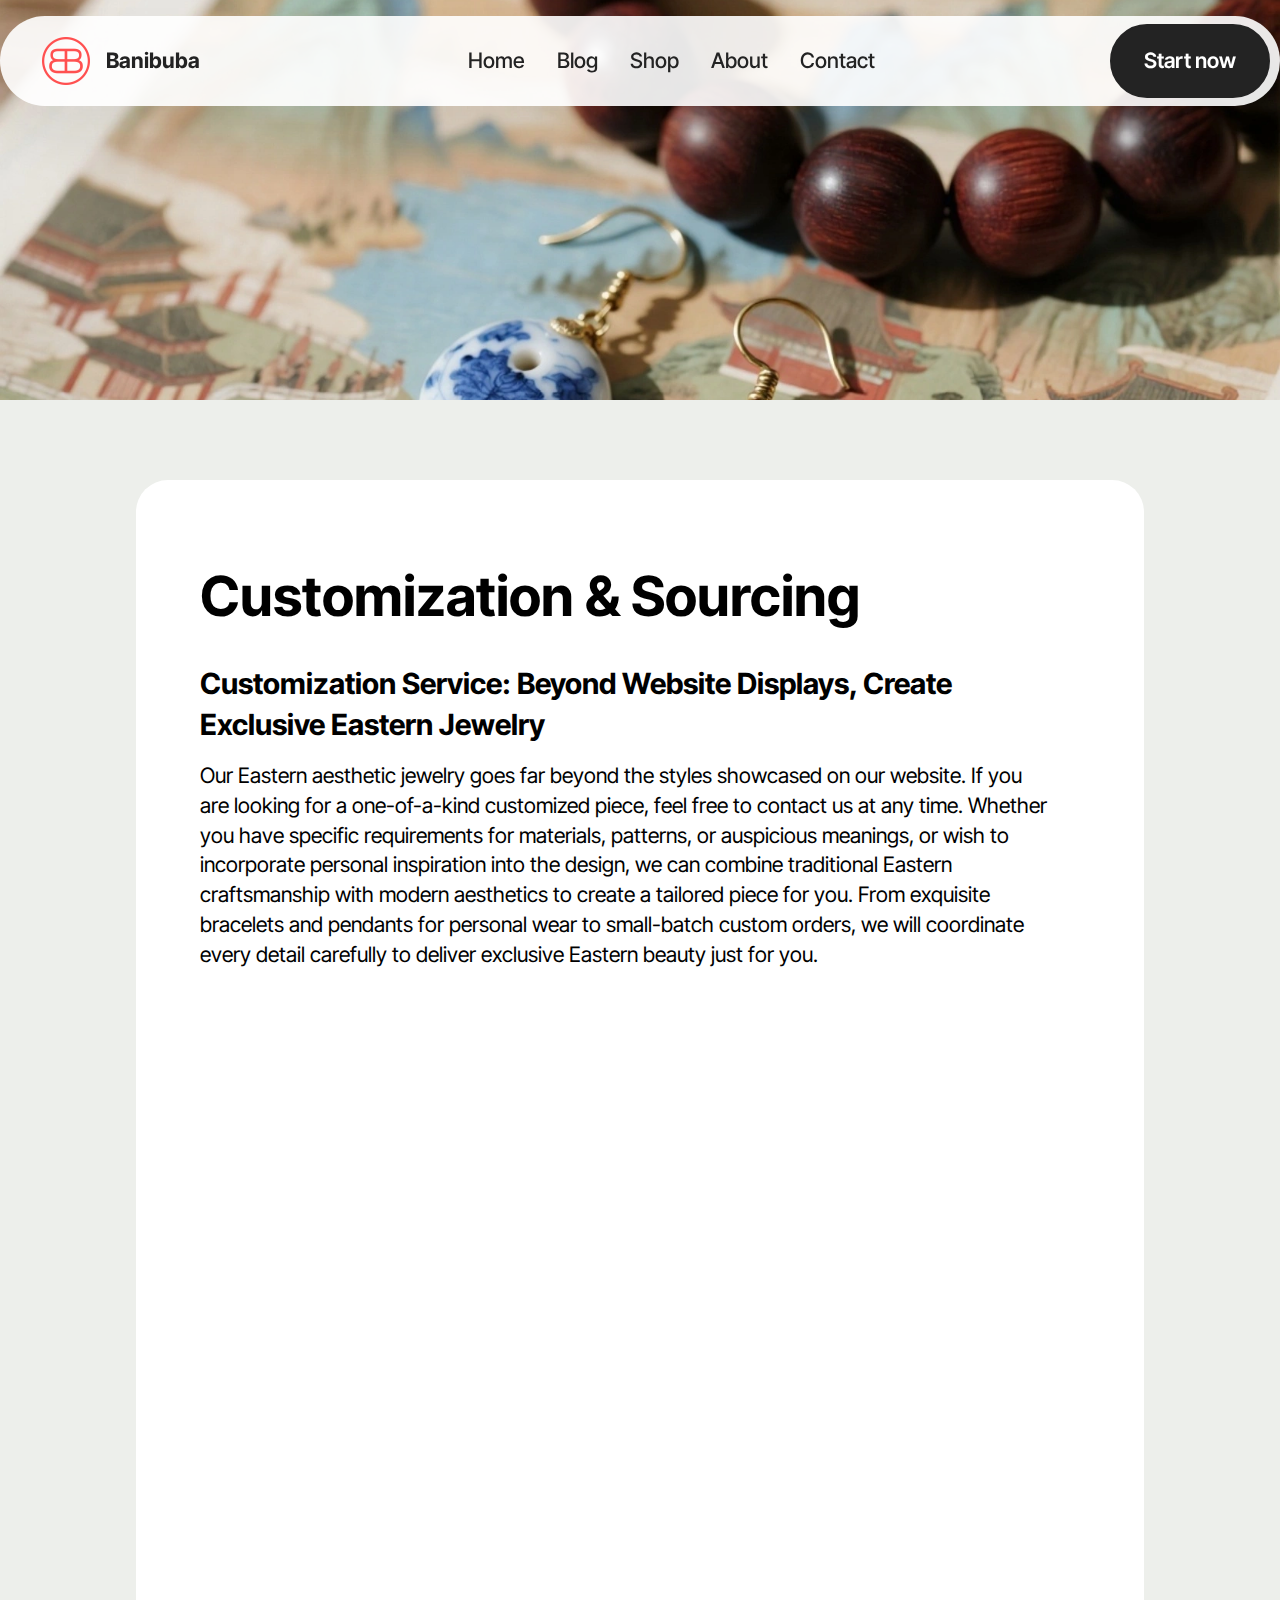
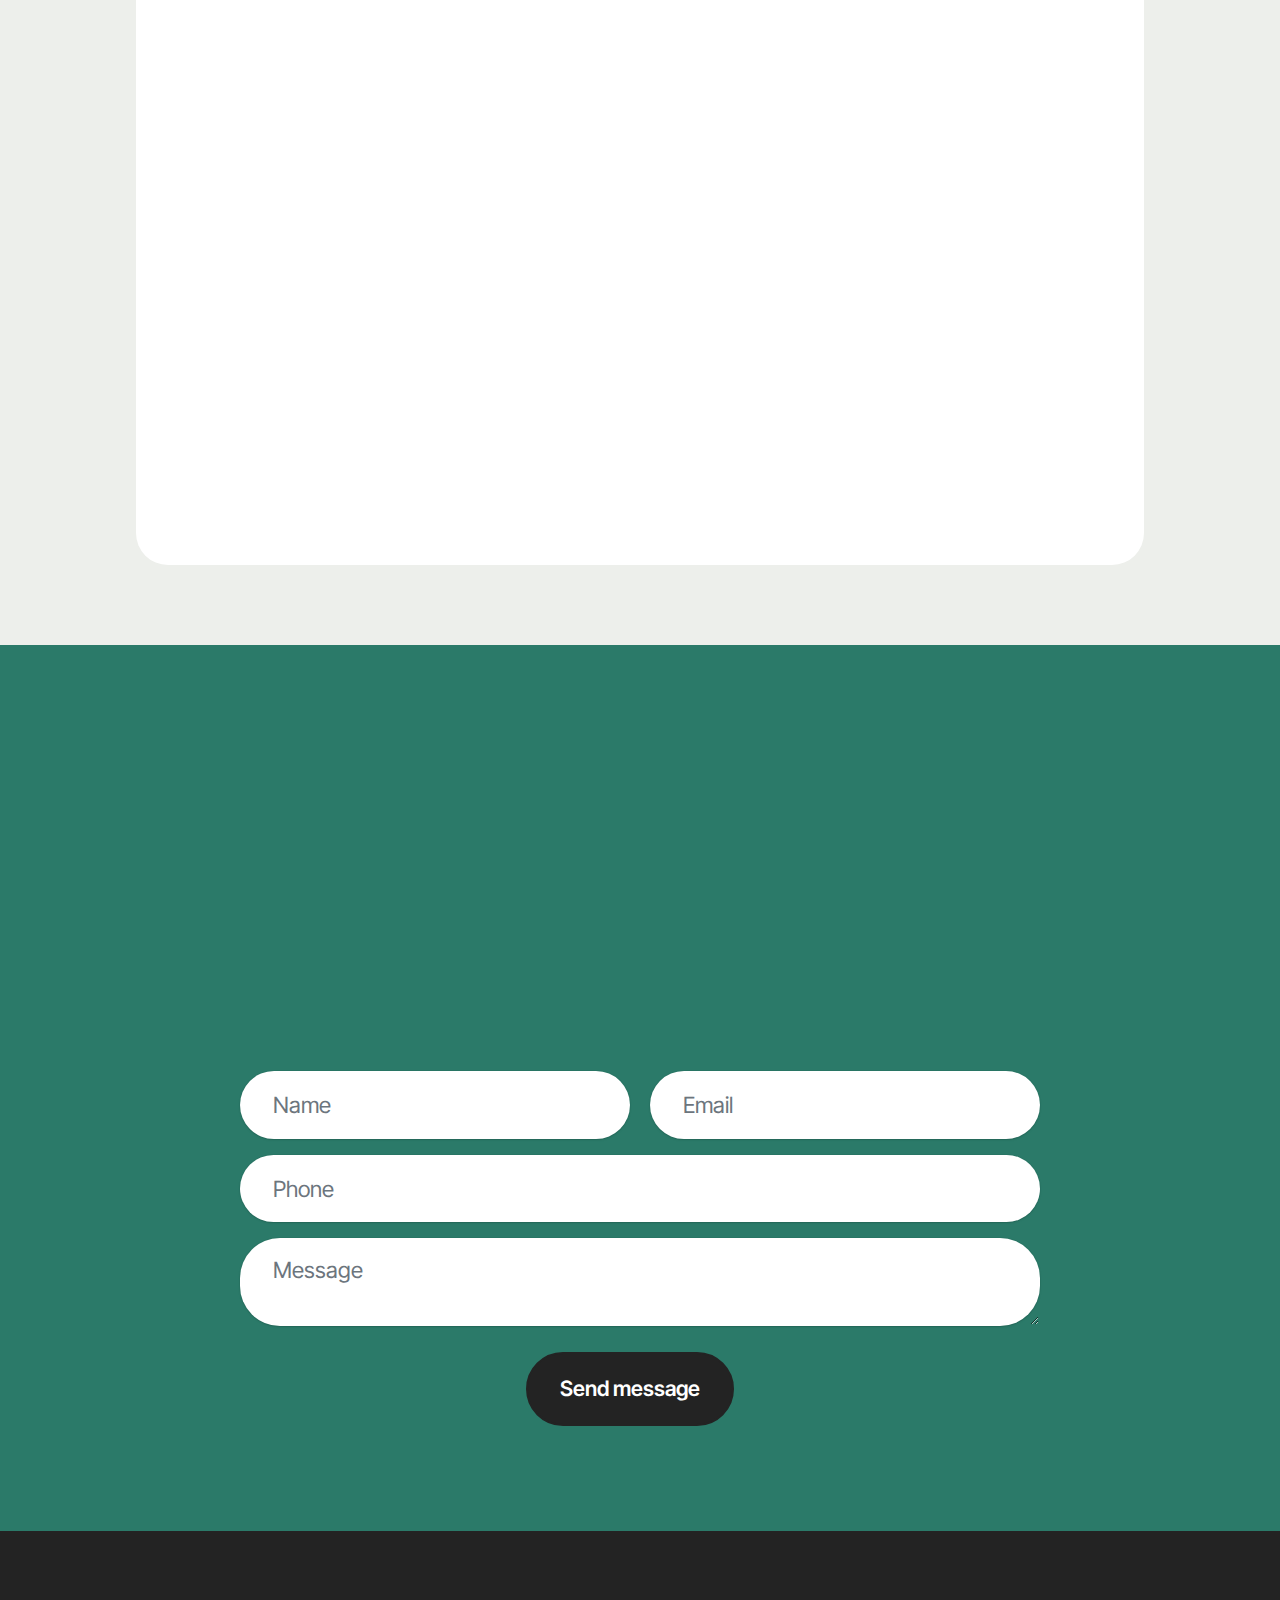
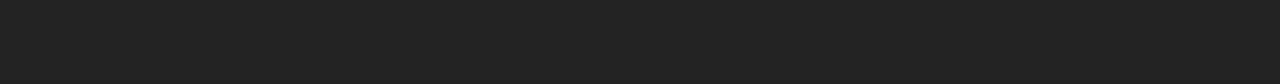
<file: contact.html>
<!DOCTYPE html>
<html  >
<head>
  <!-- Site made with Mobirise Website Builder v6.1.12, https://mobirise.com -->
  <meta charset="UTF-8">
  <meta http-equiv="X-UA-Compatible" content="IE=edge">
  <meta name="generator" content="Mobirise v6.1.12, mobirise.com">
  <meta name="viewport" content="width=device-width, initial-scale=1, minimum-scale=1">
  <link rel="shortcut icon" href="assets/images/logo2-96x96.png" type="image/x-icon">
  <meta name="description" content="Banibuba is a contemporary jewelry brand inspired by Chinese aesthetics and everyday elegance.
We specialize in handcrafted bracelets, earrings, and accessories that blend traditional elements with modern design.
Each piece is thoughtfully designed to express individuality, balance, and timeless beauty — perfect for daily wear and meaningful gifting.">
  
  
  <title>Contact</title>
  <link rel="stylesheet" href="assets/web/assets/mobirise-icons2/mobirise2.css">
  <link rel="stylesheet" href="assets/bootstrap/css/bootstrap.min.css">
  <link rel="stylesheet" href="assets/parallax/jarallax.css">
  <link rel="stylesheet" href="assets/animatecss/animate.css">
  <link rel="stylesheet" href="assets/dropdown/css/style.css">
  <link rel="stylesheet" href="assets/theme/css/style.css">
  <link rel="preload" href="https://fonts.googleapis.com/css?family=Inter+Tight:100,200,300,400,500,600,700,800,900,100i,200i,300i,400i,500i,600i,700i,800i,900i&display=swap" as="style" onload="this.onload=null;this.rel='stylesheet'">
  <noscript><link rel="stylesheet" href="https://fonts.googleapis.com/css?family=Inter+Tight:100,200,300,400,500,600,700,800,900,100i,200i,300i,400i,500i,600i,700i,800i,900i&display=swap"></noscript>
  <link rel="preload" as="style" href="assets/mobirise/css/mbr-additional.css?v=25eCqI"><link rel="stylesheet" href="assets/mobirise/css/mbr-additional.css?v=25eCqI" type="text/css">

  
  
  
</head>
<body>
  
  <section data-bs-version="5.1" class="menu menu2 cid-v8o2KeaTIm" once="menu" id="menu02-35">
	

	<nav class="navbar navbar-dropdown navbar-fixed-top navbar-expand-lg">
		<div class="container">
			<div class="navbar-brand">
				<span class="navbar-logo">
					<a href="https://mobirise.com">
						<img src="assets/images/logo2-96x96.png" alt="Mobirise Website Builder" style="height: 3rem;">
					</a>
				</span>
				<span class="navbar-caption-wrap"><a class="navbar-caption text-black text-primary display-4" href="index.html#header05-1">Banibuba</a></span>
			</div>
			<button class="navbar-toggler" type="button" data-toggle="collapse" data-bs-toggle="collapse" data-target="#navbarSupportedContent" data-bs-target="#navbarSupportedContent" aria-controls="navbarNavAltMarkup" aria-expanded="false" aria-label="Toggle navigation">
				<div class="hamburger">
					<span></span>
					<span></span>
					<span></span>
					<span></span>
				</div>
			</button>
			<div class="collapse navbar-collapse" id="navbarSupportedContent">
				<ul class="navbar-nav nav-dropdown" data-app-modern-menu="true"><li class="nav-item">
						<a class="nav-link link text-black text-primary display-4" href="index.html#header05-1">Home</a>
					</li><li class="nav-item">
						<a class="nav-link link text-black text-primary display-4" href="blog.html">Blog</a>
					</li>
					<li class="nav-item">
						<a class="nav-link link text-black text-primary display-4" href="shop.html" aria-expanded="false">Shop</a>
					</li>
					<li class="nav-item"><a class="nav-link link text-black text-primary display-4" href="about.html">About</a></li><li class="nav-item"><a class="nav-link link text-black text-primary display-4" href="contact.html">Contact</a></li></ul>
				
				<div class="navbar-buttons mbr-section-btn"><a class="btn btn-primary display-4" href="index.html#form02-6"> Start now</a></div>
			</div>
		</div>
	</nav>
</section>

<section data-bs-version="5.1" class="header16 cid-v8EwuHEJMR mbr-parallax-background" id="header17-4s">
  
  
  <div class="container-fluid">
    <div class="row">
      <div class="content-wrap col-12 col-md-12">
        
        
        
        
      </div>
    </div>
  </div>
</section>

<section data-bs-version="5.1" class="article9 cid-v8F7UahSgJ" id="article09-4w">
  

  
  
  <div class="container">
    <div class="row justify-content-center">
      <div class="card col-md-12 col-lg-10">
        <div class="card-wrapper">
          <div class="card-content-text">
            <h3 class="card-title mbr-fonts-style mbr-white mt-3 mb-4 display-2"><strong>Customization &amp; Sourcing</strong></h3>
          <div class="row card-box align-left">
            <div class="item features-without-image col-12">
              <div class="item-wrapper">
                <h4 class="mbr-section-subtitle mbr-fonts-style mb-3 display-5"><strong>Customization Service: Beyond Website Displays, Create Exclusive Eastern Jewelry</strong></h4>
                <p class="mbr-text mbr-fonts-style display-7">
                  Our Eastern aesthetic jewelry goes far beyond the styles showcased on our website. If you are looking for a one-of-a-kind customized piece, feel free to contact us at any time. Whether you have specific requirements for materials, patterns, or auspicious meanings, or wish to incorporate personal inspiration into the design, we can combine traditional Eastern craftsmanship with modern aesthetics to create a tailored piece for you. From exquisite bracelets and pendants for personal wear to small-batch custom orders, we will coordinate every detail carefully to deliver exclusive Eastern beauty just for you.<br>
                </p>
              </div>
            </div>
            <div class="item features-without-image col-12">
              <div class="item-wrapper">
                <h4 class="mbr-section-subtitle mbr-fonts-style mb-3 display-5"><strong>Sourcing Cooperation: A Wide Range of Options for Diverse Sourcing Needs</strong></h4>
                <p class="mbr-text mbr-fonts-style display-7">In addition to the best-selling styles displayed on the website, we also have a richer selection of Chinese-style jewelry sources to meet various sourcing needs. Focusing on niche-designed Eastern accessories with auspicious meanings, our collection covers multiple categories such as glazed glass, gemstones, and traditional patterns. All items are carefully selected for their cultural texture and market appeal. Whether you are a physical retailer, online e-commerce platform, or gift buyer, we can provide flexible sourcing solutions to help you bring more high-quality Eastern jewelry to enthusiasts worldwide.&nbsp;<br>
                </p>
              </div>
            </div>
            <div class="item features-without-image col-12">
              <div class="item-wrapper">
                <h4 class="mbr-section-subtitle mbr-fonts-style mb-3 display-5"><strong>Contact Us: Start Your Eastern Aesthetics Cooperation Journey</strong></h4>
                <p class="mbr-text mbr-fonts-style display-7">
                  Whether you are inquiring about customization details, negotiating bulk sourcing, or wanting to learn more about non-listed jewelry categories, you can reach us through the following channels. We will provide a professional reply within 1-2 business days. We look forward to working with you to bring the unique charm of Eastern aesthetics to more corners of the world.<br>
                </p>
              </div>
            </div>
          </div>
          </div>
          <div class="image-wrapper d-flex justify-content-center mt-3">
            <img src="assets/images/fipgbpg7z-2136x1602.jpeg" alt="Mobirise Website Builder">
          </div>
        </div>
      </div>
    </div>
  </div>
</section>

<section data-bs-version="5.1" class="form5 cid-v8EwnIVjsb" id="form02-4r">
    
    
    <div class="container">
        <div class="mbr-section-head mb-5">
            <h3 class="mbr-section-title mbr-fonts-style align-center mb-0 display-2">
                <strong>Contact Form</strong></h3>
            <h4 class="mbr-section-subtitle mbr-fonts-style align-center mb-0 mt-4 display-7">We’re eager to hear from you — your feedback fuels our growth, <br>and we welcome inquiries from customers, partners, and all interested parties. At Banibuba, <br>every order is personally email-confirmed to ensure accuracy, seamless delivery, <br>and that your items arrive as expected. For questions, support, or wholesale opportunities, <br>please contact us via the form below or provided details and we’ll respond within 24 hours. <br>Please fill in the following information accurately to ensure smooth order processing and delivery.</h4>
        </div>
        <div class="row justify-content-center mt-4">
            <div class="col-lg-8 mx-auto mbr-form" data-form-type="formoid">
                <form action="https://mobirise.eu/" method="POST" class="mbr-form form-with-styler" data-form-title="Form Name"><input type="hidden" name="email" data-form-email="true" value="cfkYgtiCXgqXNs33qmXMsdWv/naPpcEb5d52xs0sLMuV3EMIYLvNifW/Eb+0ZprDBVUN+cmFX5DGAh7l5Rxpj/fOXeY2o0vll4/2f3Lmweiq+/Zbhn9Kn+40s7Aiw2P3">
                    <div class="row">
                        <div hidden="hidden" data-form-alert="" class="alert alert-success col-12">Thanks for filling out the form!</div>
                        <div hidden="hidden" data-form-alert-danger="" class="alert alert-danger col-12">
                            Oops...! some problem!
                        </div>
                    </div>
                    <div class="dragArea row">
                        <div class="col-md col-sm-12 form-group mb-3" data-for="name">
                            <input type="text" name="name" placeholder="Name" data-form-field="name" class="form-control" value="" id="name-form02-4r">
                        </div>
                        <div class="col-md col-sm-12 form-group mb-3" data-for="email">
                            <input type="email" name="email" placeholder="Email" data-form-field="email" class="form-control" value="" id="email-form02-4r">
                        </div>
                        <div class="col-12 form-group mb-3" data-for="phone">
                            <input type="tel" name="phone" placeholder="Phone" data-form-field="phone" class="form-control" value="" id="phone-form02-4r">
                        </div>
                        <div class="col-12 form-group mb-3" data-for="textarea">
                            <textarea name="textarea" placeholder="Message" data-form-field="textarea" class="form-control" id="textarea-form02-4r"></textarea>
                        </div>
                        <div class="col-lg-12 col-md-12 col-sm-12 align-center mbr-section-btn"><button type="submit" class="btn btn-primary display-7">Send message</button></div>
                    </div>
                </form>
            </div>
        </div>
    </div>
</section>

<section data-bs-version="5.1" class="footer4 cid-v8DF0mm7Dv" once="footers" id="footer04-4p">

    

    

    <div class="container">
        <div class="media-container-row align-center mbr-white">
            <div class="col-12">
                <p class="mbr-text mb-0 mbr-fonts-style display-7">
                    © Copyright 2026 Banibuba.com - All Rights Reserved<br>Some materials originate from public sources but have been extensively reworked into original creations, <br>to which we hold all rights. For copyright matters, please contact us.<br>
                </p>
            </div>
        </div>
    </div>
</section>



<script src="assets/bootstrap/js/bootstrap.bundle.min.js"></script>  <script src="assets/parallax/jarallax.js"></script>  <script src="assets/smoothscroll/smooth-scroll.js"></script>  <script src="assets/ytplayer/index.js"></script>  <script src="assets/dropdown/js/navbar-dropdown.js"></script>  <script src="assets/theme/js/script.js"></script>  <script src="assets/formoid/formoid.min.js"></script>  
  
  
  <input name="animation" type="hidden">
  </body>
</html>
</file>
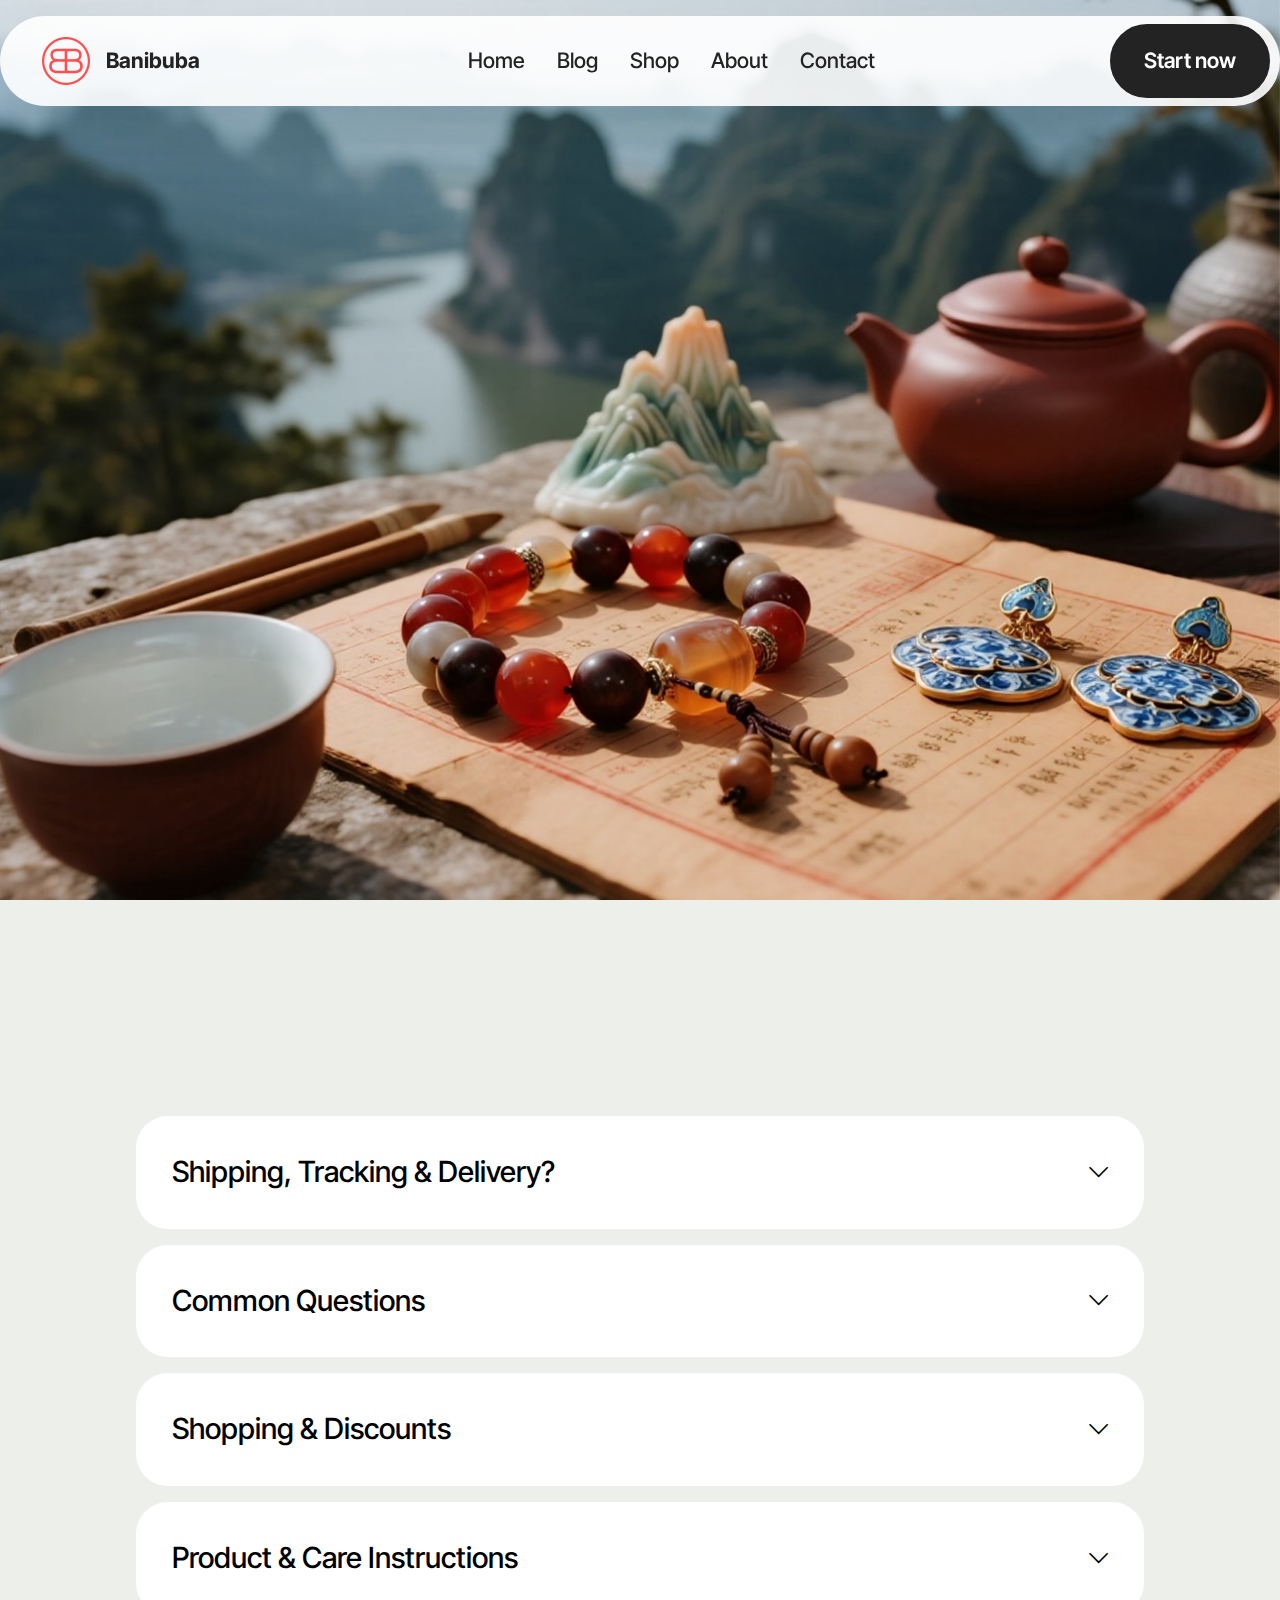
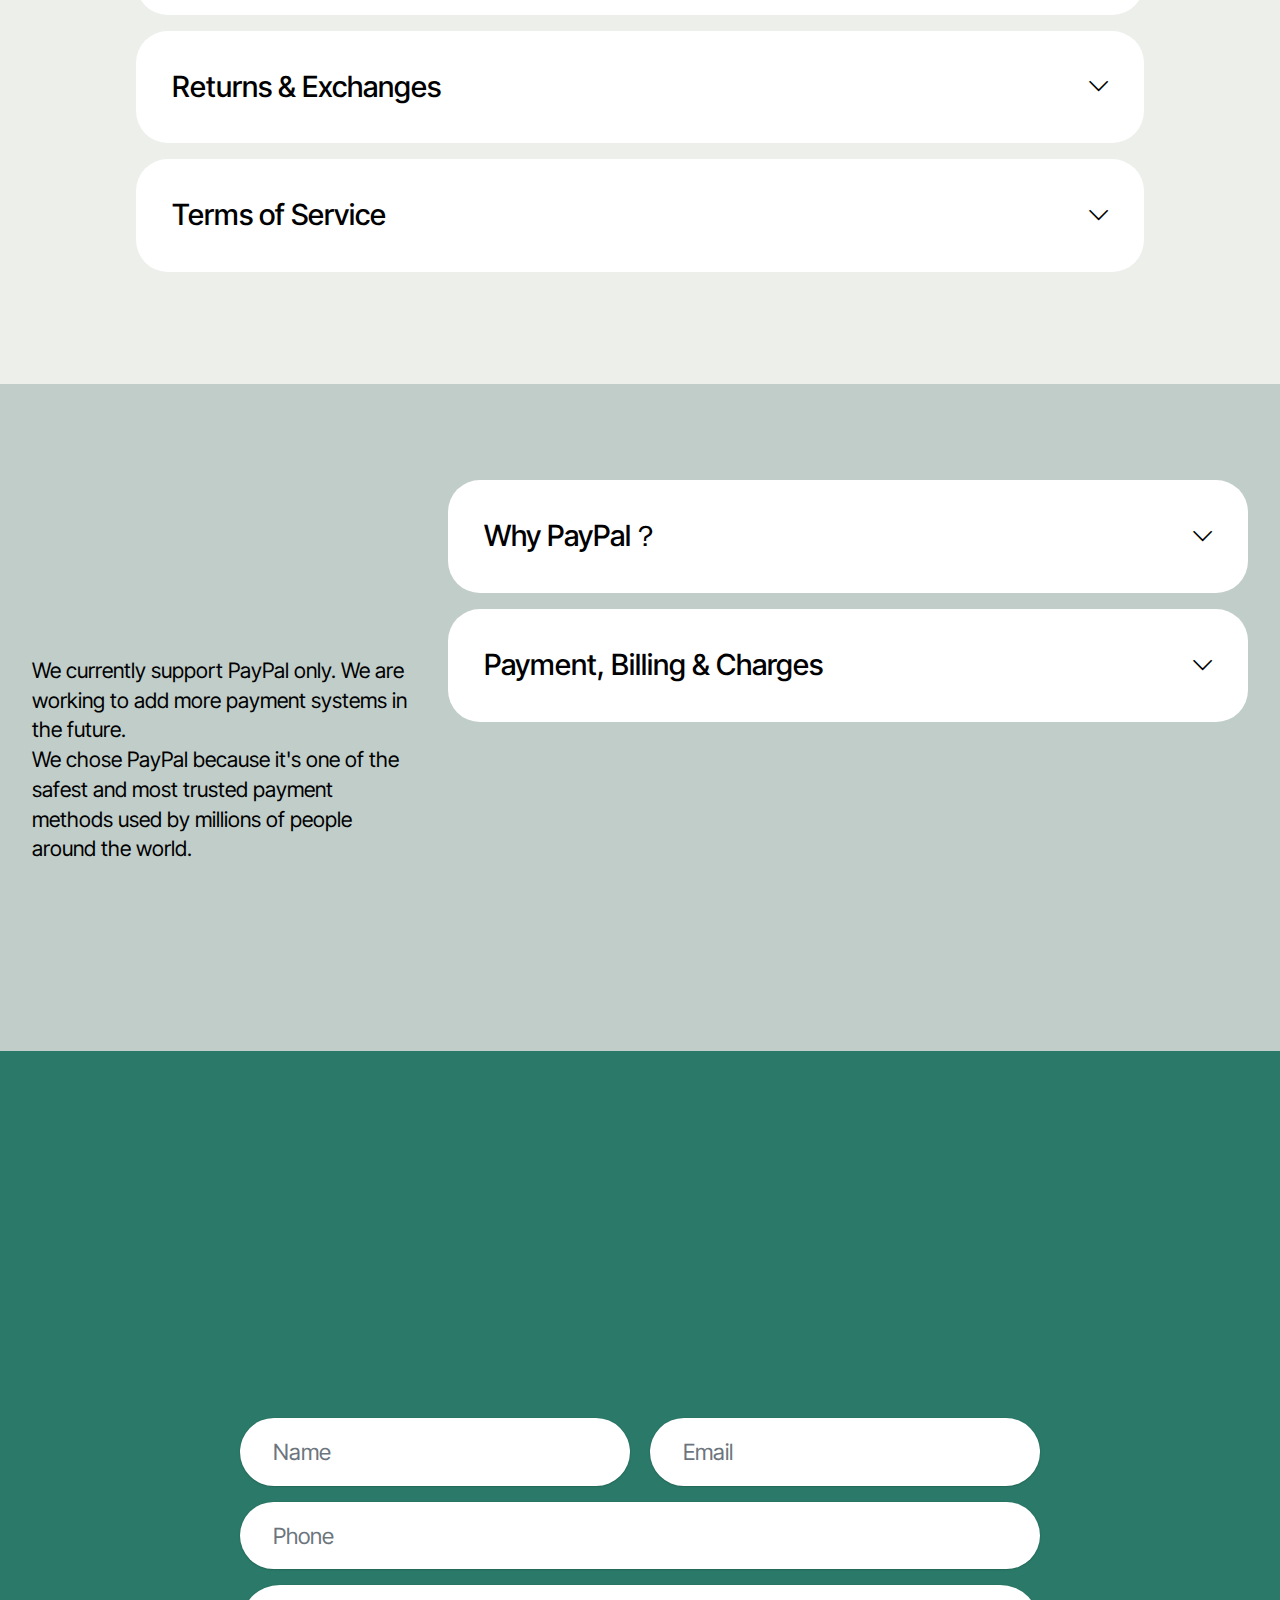
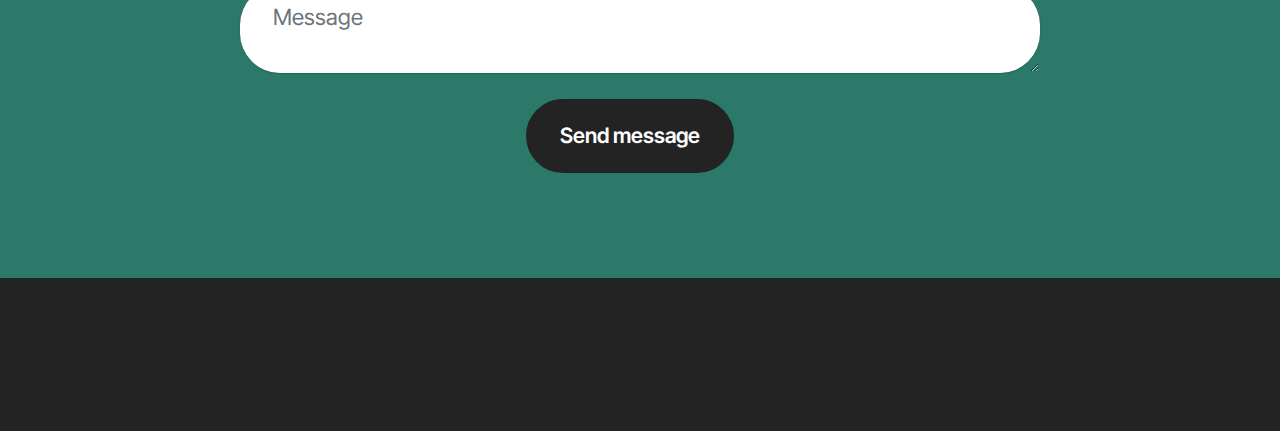
<file: faq.html>
<!DOCTYPE html>
<html  >
<head>
  <!-- Site made with Mobirise Website Builder v6.1.12, https://mobirise.com -->
  <meta charset="UTF-8">
  <meta http-equiv="X-UA-Compatible" content="IE=edge">
  <meta name="generator" content="Mobirise v6.1.12, mobirise.com">
  <meta name="viewport" content="width=device-width, initial-scale=1, minimum-scale=1">
  <link rel="shortcut icon" href="assets/images/logo2-96x96.png" type="image/x-icon">
  <meta name="description" content="Find answers to common questions about Banibuba jewelry, including materials, sizing, shipping, returns, and product care.
Our FAQ page is designed to help you better understand our handmade bracelets, earrings, and accessories, so you can shop with confidence.">
  
  
  <title>FAQ</title>
  <link rel="stylesheet" href="assets/web/assets/mobirise-icons2/mobirise2.css">
  <link rel="stylesheet" href="assets/bootstrap/css/bootstrap.min.css">
  <link rel="stylesheet" href="assets/parallax/jarallax.css">
  <link rel="stylesheet" href="assets/animatecss/animate.css">
  <link rel="stylesheet" href="assets/dropdown/css/style.css">
  <link rel="stylesheet" href="assets/theme/css/style.css">
  <link rel="preload" href="https://fonts.googleapis.com/css?family=Inter+Tight:100,200,300,400,500,600,700,800,900,100i,200i,300i,400i,500i,600i,700i,800i,900i&display=swap" as="style" onload="this.onload=null;this.rel='stylesheet'">
  <noscript><link rel="stylesheet" href="https://fonts.googleapis.com/css?family=Inter+Tight:100,200,300,400,500,600,700,800,900,100i,200i,300i,400i,500i,600i,700i,800i,900i&display=swap"></noscript>
  <link rel="preload" as="style" href="assets/mobirise/css/mbr-additional.css?v=xP2ngH"><link rel="stylesheet" href="assets/mobirise/css/mbr-additional.css?v=xP2ngH" type="text/css">

  
  
  
</head>
<body>
  
  <section data-bs-version="5.1" class="menu menu2 cid-v7xkJWIT9U" once="menu" id="menu02-2e">
	

	<nav class="navbar navbar-dropdown navbar-fixed-top navbar-expand-lg">
		<div class="container">
			<div class="navbar-brand">
				<span class="navbar-logo">
					<a href="https://mobirise.com">
						<img src="assets/images/logo2-96x96.png" alt="Mobirise Website Builder" style="height: 3rem;">
					</a>
				</span>
				<span class="navbar-caption-wrap"><a class="navbar-caption text-black text-primary display-4" href="index.html#header05-1">Banibuba</a></span>
			</div>
			<button class="navbar-toggler" type="button" data-toggle="collapse" data-bs-toggle="collapse" data-target="#navbarSupportedContent" data-bs-target="#navbarSupportedContent" aria-controls="navbarNavAltMarkup" aria-expanded="false" aria-label="Toggle navigation">
				<div class="hamburger">
					<span></span>
					<span></span>
					<span></span>
					<span></span>
				</div>
			</button>
			<div class="collapse navbar-collapse" id="navbarSupportedContent">
				<ul class="navbar-nav nav-dropdown" data-app-modern-menu="true"><li class="nav-item">
						<a class="nav-link link text-black text-primary display-4" href="index.html#header05-1">Home</a>
					</li><li class="nav-item">
						<a class="nav-link link text-black text-primary display-4" href="blog.html">Blog</a>
					</li>
					<li class="nav-item">
						<a class="nav-link link text-black text-primary display-4" href="shop.html" aria-expanded="false">Shop</a>
					</li>
					<li class="nav-item"><a class="nav-link link text-black text-primary display-4" href="about.html">About</a></li><li class="nav-item"><a class="nav-link link text-black text-primary display-4" href="contact.html">Contact</a></li></ul>
				
				<div class="navbar-buttons mbr-section-btn"><a class="btn btn-primary display-4" href="index.html#form02-6"> Start now</a></div>
			</div>
		</div>
	</nav>
</section>

<section data-bs-version="5.1" class="header16 cid-v7UJ2zWwHZ mbr-fullscreen mbr-parallax-background" id="header17-2u">
  
  
  <div class="container-fluid">
    <div class="row">
      <div class="content-wrap col-12 col-md-12">
        
        
        
        
      </div>
    </div>
  </div>
</section>

<section data-bs-version="5.1" class="list1 cid-v7xlboVvnw" id="list01-2p">	
    
	
	<div class="container">
		<div class="row justify-content-center">
			<div class="col-12 col-md-12 col-lg-10 m-auto">
				<div class="content">
					<div class="row justify-content-center mb-5">
						<div class="col-12 content-head">
							<div class="mbr-section-head">
								<h4 class="mbr-section-title mbr-fonts-style align-center mb-0 display-2"><strong>Frequently Asked Questions?</strong>
								</h4>
								
							</div>
						</div>
					</div>
					<div id="bootstrap-accordion_28" class="panel-group accordionStyles accordion" role="tablist" aria-multiselectable="true">
						<div class="card">
							<div class="card-header" role="tab" id="headingOne">
								<a role="button" class="panel-title collapsed" data-toggle="collapse" data-bs-toggle="collapse" data-core="" href="#collapse1_28" aria-expanded="false" aria-controls="collapse1">
									<h6 class="panel-title-edit mbr-semibold mbr-fonts-style mb-0 display-5">Shipping, Tracking &amp; Delivery?
									</h6>
									<span class="sign mbr-iconfont mobi-mbri-arrow-down"></span>
								</a>
							</div>
							<div id="collapse1_28" class="panel-collapse noScroll collapse" role="tabpanel" aria-labelledby="headingOne" data-parent="#accordion" data-bs-parent="#bootstrap-accordion_28">
								<div class="panel-body">
									<p class="mbr-fonts-style panel-text display-7"><strong>Do you offer international shipping?</strong><br>Yes, we offer shipping to multiple European countries, including the UK, Germany, and more. You can check if your country is eligible during checkout. Some regions may be unavailable due to unforeseen circumstances or instability, so please contact our customer support team to confirm.<br>
<br><strong>How can I track my order?</strong><br>Once your order is shipped, you'll receive a confirmation email with a tracking number and link. Click the link or enter the number on the courier's website to view the order status.<br>
<br><strong>How long does delivery take?</strong><br>Delivery times vary by region. For the UK, Germany, and other European countries, orders usually arrive within 10–20 business days after shipment. Delays may occur due to customs, holidays, or geopolitical events. Please refer to tracking info for updates.<br>
<br><strong>My tracking number hasn’t updated. What should I do?</strong><br>Sometimes tracking takes a few days to update. If there’s no update after 5–7 business days, please contact our customer support team for assistance.<br>
<br><strong>Will my items be shipped together?</strong><br>Yes, we strive to pack all items in one parcel for convenience and environmental reasons. Orders with multiple items are usually shipped together unless stated otherwise.<br>
<br><strong>What if I’m not home when the package arrives?</strong><br>If you miss the delivery, the courier may leave a notice or try again. Use the tracking number to reschedule or change the address. Contact us for support if needed.<br>
<br><strong>My package hasn’t arrived. Who should I contact?</strong><br>If your package hasn’t arrived within the expected time, check the tracking info first. If there’s no update or you need help, contact our support team.<br>
<br><strong>Why is my order delayed?</strong><br>Delays may be caused by customs, holidays, courier issues, or geopolitical events. Check your tracking number for updates. If delays persist, contact us.<br></p>
								</div>
							</div>
						</div>
						<div class="card">
							<div class="card-header" role="tab" id="headingOne">
								<a role="button" class="panel-title collapsed" data-toggle="collapse" data-bs-toggle="collapse" data-core="" href="#collapse2_28" aria-expanded="false" aria-controls="collapse2">
									<h6 class="panel-title-edit mbr-semibold mbr-fonts-style mb-0 display-5">Common Questions</h6>
									<span class="sign mbr-iconfont mobi-mbri-arrow-down"></span>
								</a>
							</div>
							<div id="collapse2_28" class="panel-collapse noScroll collapse" role="tabpanel" aria-labelledby="headingOne" data-parent="#accordion" data-bs-parent="#bootstrap-accordion_28">
								<div class="panel-body">
									<p class="mbr-fonts-style panel-text display-7"><strong>The item looks different from the picture.
</strong><br>Due to lighting, display settings, or natural materials, slight variations may occur. If the difference is significant, please send us photos for review.
<br>
<br><strong>My item arrived damaged.
</strong><br>We're sorry! Please contact us within 7 days of delivery and include clear photos of the issue. We’ll offer a replacement or refund solution.
<br>
<br><strong>I don’t like the product. Can I return it?
</strong><br>Yes. You may return the item within 14 days, as long as it's unused and in original condition. Please note: return shipping is not covered unless it's our fault.
<br>
<br><strong>My package was returned to sender. What should I do?
</strong><br>This might be due to wrong address or failed delivery. Contact us as soon as possible so we can assist in re-shipping or refund options.<br>
									</p>
								</div>
							</div>
						</div>
						<div class="card">
							<div class="card-header" role="tab" id="headingOne">
								<a role="button" class="panel-title collapsed" data-toggle="collapse" data-bs-toggle="collapse" data-core="" href="#collapse3_28" aria-expanded="false" aria-controls="collapse3">
									<h6 class="panel-title-edit mbr-semibold mbr-fonts-style mb-0 display-5">Shopping &amp; Discounts</h6>
									<span class="sign mbr-iconfont mobi-mbri-arrow-down"></span>
								</a>
							</div>
							<div id="collapse3_28" class="panel-collapse noScroll collapse" role="tabpanel" aria-labelledby="headingOne" data-parent="#accordion" data-bs-parent="#bootstrap-accordion_28">
								<div class="panel-body">
									<p class="mbr-fonts-style panel-text display-7"><strong>How do I place an order?</strong><br>Browse our site, select your favorite earrings, bracelets, accessories, or oriental cultural trinkets, add them to your cart, enter shipping and payment info, choose your currency, and confirm the order. You’ll receive a confirmation email.<br>
<br><strong>My discount code isn’t working.</strong><br>Make sure the code is entered correctly and still valid. Some codes may require a minimum order or apply to specific items. Contact us if you need help.<br>
<br><strong>How do I apply a discount code?</strong><br>Enter the discount code in the specified field during checkout. If valid and eligible, the discount will apply automatically in your selected currency.<br>
<br><strong>Can I change my order after placing it?</strong><br>Orders can’t usually be changed after confirmation. Contact us immediately, and we’ll try our best to assist before shipping.<br>
<br><strong>How do I cancel my order?</strong><br>To cancel, contact us as soon as possible. If the order hasn’t shipped yet, we can cancel it. Once shipped, you’ll need to follow our return process.<br>
<br><strong>I entered the wrong address.</strong><br>If your order hasn’t shipped, contact us to update your address. If it’s already shipped, we’ll work with you and the courier to resolve it.<br>
<br><strong>Will I receive an order confirmation email?</strong><br>Yes, you’ll receive a confirmation email with order details. If not, check your spam folder or contact us.<br>
									</p>
								</div>
							</div>
						</div>
						<div class="card">
							<div class="card-header" role="tab" id="headingOne">
								<a role="button" class="panel-title collapsed" data-toggle="collapse" data-bs-toggle="collapse" data-core="" href="#collapse4_28" aria-expanded="false" aria-controls="collapse4">
									<h6 class="panel-title-edit mbr-semibold mbr-fonts-style mb-0 display-5">Product &amp; Care Instructions</h6>
									<span class="sign mbr-iconfont mobi-mbri-arrow-down"></span>
								</a>
							</div>
							<div id="collapse4_28" class="panel-collapse noScroll collapse" role="tabpanel" aria-labelledby="headingOne" data-parent="#accordion" data-bs-parent="#bootstrap-accordion_28">
								<div class="panel-body">
									<p class="mbr-fonts-style panel-text display-7"><strong>Do you offer personalized engraving?</strong><br>Currently, we do not offer engraving for earrings or bracelets. If you have special requests, contact us.
<br><br><strong>What if my bracelet breaks?</strong><br>If your bracelet breaks, contact us. We’ll guide you on re-stringing or offer other solutions based on the situation.<br>
<br><strong>How do I care for my jewelry and bracelets?</strong><br>Ceramic &amp; plastic earrings: Wipe with a dry cloth. Avoid chemicals and soaking.<br>Wooden bracelets: Keep away from moisture; store in a dry place.<br>General care: Store in a soft pouch or box to avoid scratches.
<br><br><strong>How do I clean my jewelry?</strong><br>Ceramic/plastic: Clean with a damp cloth and mild soap, then dry.<br>Wood: Use a dry or slightly damp cloth. Avoid cleaners.<br>For other materials, contact us for specific care tips.<br>
									</p>
								</div>
							</div>
						</div>
						<div class="card">
							<div class="card-header" role="tab" id="headingOne">
								<a role="button" class="panel-title collapsed" data-toggle="collapse" data-bs-toggle="collapse" data-core="" href="#collapse5_28" aria-expanded="false" aria-controls="collapse5">
									<h6 class="panel-title-edit mbr-semibold mbr-fonts-style mb-0 display-5">Returns &amp; Exchanges</h6>
									<span class="sign mbr-iconfont mobi-mbri-arrow-down"></span>
								</a>
							</div>
							<div id="collapse5_28" class="panel-collapse noScroll collapse" role="tabpanel" aria-labelledby="headingOne" data-parent="#accordion" data-bs-parent="#bootstrap-accordion_28">
								<div class="panel-body">
									<p class="mbr-fonts-style panel-text display-7">At Banibuba, your satisfaction is our priority. If you are not completely satisfied with your purchase, you may request a return within 14 days of receiving your order. All returned items must be unused, undamaged, and in their original packaging to be eligible for a refund.
<br><br>Return shipping costs are the responsibility of the customer unless the item is defective, damaged, or incorrect. We currently do not offer prepaid return labels for non-defective returns. All refunds will be issued via PayPal in the original currency of the transaction.<br>
<br>Please contact us via email before returning any items. Once the return is confirmed and the item is received, we will process your refund within 7 to 10 business days.<br>
<br><strong>How to return an item?</strong><br>Contact us via email within 14 days of receipt. Items must be unused and in the same condition as received.
<br><br>Unless the product is defective, return shipping is paid by the customer. Refunds are processed within 7–10 business days of receiving the returned item.<br><br><strong>What items are not eligible for return?</strong><br>By Product Category<br><strong>Earrings</strong><br>For hygiene reasons, we can only accept returns on unworn and unopened earrings. Opened or worn earrings are non-returnable.
<br><br>If your earrings are damaged, incorrect, or defective, please contact us within 7 days with photos for assistance.
<br><br><strong>Bracelets&nbsp;</strong><br>Bracelets can be returned within 14 days if unused and in original packaging.<br>
<br>Return shipping is at your expense unless the item is defective or incorrect.<br>
									</p>
								</div>
							</div>
						</div>
						<div class="card">
							<div class="card-header" role="tab" id="headingOne">
								<a role="button" class="panel-title collapsed" data-toggle="collapse" data-bs-toggle="collapse" data-core="" href="#collapse6_28" aria-expanded="false" aria-controls="collapse6">
									<h6 class="panel-title-edit mbr-semibold mbr-fonts-style mb-0 display-5">Terms of Service</h6>
									<span class="sign mbr-iconfont mobi-mbri-arrow-down"></span>
								</a>
							</div>
							<div id="collapse6_28" class="panel-collapse noScroll collapse" role="tabpanel" aria-labelledby="headingOne" data-parent="#accordion" data-bs-parent="#bootstrap-accordion_28">
								<div class="panel-body">
									<p class="mbr-fonts-style panel-text display-7">Welcome to www.banibuba.com, operated by Banibuba, an online store dedicated to providing high-quality products and outstanding customer service. In these Terms of Service (“Terms”), the terms “we”, “us”, and “our” refer to Banibuba. We offer this website, including all information, tools, and services, to you, the user, subject to your acceptance of all terms, conditions, policies, and notices outlined here.
<br>
<br>By visiting our site or purchasing from us, you engage in our “Service” and agree to comply with the following terms and conditions (“Terms of Service”, “Terms”), including additional terms and policies referenced herein or available via hyperlink, such as our Privacy Policy and Return Policy. These Terms apply to all users, including browsers, vendors, customers, merchants, and content contributors.
<br>
<br>Please read these Terms carefully before accessing or using our website. By accessing or using any part of the site, you agree to be bound by these Terms. If you do not agree with all the terms and conditions, you may not access the website or use any services. If these Terms are considered an offer, acceptance is expressly limited to these Terms.
<br>
<br>Any new features, tools, or products added to our store will also be subject to these Terms. You can review the latest version of the Terms at any time on this page. We reserve the right to update, modify, or replace any part of these Terms by posting changes on our website. It is your responsibility to check this page periodically for updates. Your continued use of or access to the website after changes are posted constitutes acceptance of those changes.
<br>
<br>Our store is hosted on a secure e-commerce platform, ensuring a reliable and seamless shopping experience for our customers.
<br>
<br>SECTION 1 - ONLINE STORE TERMS
<br>By agreeing to these Terms, you confirm that you are at least the age of majority in your state, province, or country of residence, or, if a minor, you have obtained parental or guardian consent to use this site. You may not use our products for any illegal or unauthorized purpose, nor may you violate any laws in your jurisdiction, including but not limited to copyright or trademark laws. You must not transmit worms, viruses, or any destructive code. A breach or violation of any Terms will result in immediate termination of your access to our Services.
<br>
<br>SECTION 2 - GENERAL CONDITIONS
<br>We reserve the right to refuse service to anyone for any reason at any time, including cases of suspected fraud or misuse. You understand that your content (excluding payment information) may be transferred unencrypted over networks and involve (a) transmissions over various networks; and (b) changes to meet technical requirements of connecting networks or devices. Payment information is always encrypted during network transfers for security.
<br>
<br>You agree not to reproduce, duplicate, copy, sell, resell, or exploit any portion of the Service, its use, or access, or any contact information provided through the website, without our express written permission. The headings in this agreement are for convenience only and do not limit or affect these Terms.
<br>
<br>SECTION 3 - ACCURACY, COMPLETENESS, AND TIMELINESS OF INFORMATION
<br>We strive to ensure that information on our site, including product details, pricing, and availability, is accurate, complete, and current. However, we are not responsible if information is inaccurate, incomplete, or outdated. The material on this site is provided for general information only and should not be relied upon as the sole basis for decisions without consulting primary, more accurate, complete, or timely sources. Reliance on this site’s material is at your own risk.
<br>
<br>This site may contain historical information, which is not current and is provided for reference only. We reserve the right to modify the site’s contents at any time, but we are not obligated to update information unless required by law. You agree to monitor changes to our site.
<br>
<br>SECTION 4 - MODIFICATIONS TO THE SERVICE AND PRICES
<br>
<br>Product prices are subject to change without notice due to market conditions or other factors. We reserve the right to modify or discontinue the Service (or any part thereof) without notice at any time. We shall not be liable to you or any third party for any modification, price change, suspension, or discontinuance of the Service.
<br>
<br>SECTION 5 - PRODUCTS OR SERVICES
<br>Certain products or services may be available exclusively online through our website. These products may have limited quantities and are subject to return or exchange only per our Return Policy. We make every effort to display product colors and images accurately, but we cannot guarantee that your device’s display will be precise.
<br>
<br>We reserve the right to limit sales of our products or Services to any person, geographic region, or jurisdiction on a case-by-case basis. We may also limit quantities of products or services offered. Product descriptions and pricing are subject to change at our discretion without notice. We may discontinue any product at any time. Any offer for products or services is void where prohibited by law.
<br>
<br>We do not warrant that the quality of products, services, information, or other materials purchased will meet all expectations, or that errors in the Service will be corrected. However, we are committed to addressing issues in accordance with our Return Policy.
<br>
<br>SECTION 6 - ACCURACY OF BILLING AND ACCOUNT INFORMATION
<br>We reserve the right to refuse any order at our discretion, including orders suspected of being placed by dealers, resellers, or distributors. We may limit or cancel quantities purchased per person, household, or order, including those using the same account, payment method, or billing/shipping address. If we modify or cancel an order, we will attempt to notify you using the email, billing address, or phone number provided at purchase.
<br>
<br>You agree to provide current, complete, and accurate purchase and account information for all transactions. You must promptly update your account details, including email and payment information, to enable us to complete transactions and contact you as needed. For more details, please review our Return Policy.
<br>
<br>SECTION 7 - OPTIONAL TOOLS
<br>We may provide access to third-party tools, such as payment processors or shipping calculators, over which we have no control or input. These tools are offered “as is” and “as available” without warranties or endorsements. We are not liable for any issues arising from their use. Your use of these tools is at your own risk, and you should review the terms provided by the third-party provider. New services or features introduced on the website will also be subject to these Terms.
<br>
<br>SECTION 8 - THIRD-PARTY LINKS
<br>Our Service may include third-party content or links to external websites not affiliated with Banibuba. We are not responsible for the content, accuracy, or practices of these websites and do not warrant or endorse their materials, products, or services. We are not liable for any harm or damages related to transactions with third-party websites. Please review their policies carefully before engaging. Complaints or questions about third-party products should be directed to the third party.
<br>
<br>SECTION 9 - USER COMMENTS, FEEDBACK, AND OTHER SUBMISSIONS
<br>We value your feedback to enhance our services. If you send submissions (e.g., contest entries) at our request or voluntarily provide creative ideas, suggestions, or other materials (collectively, “comments”) via online, email, or mail, you agree we may edit, copy, publish, distribute, translate, or use them in any medium without restriction. We are not obligated to (1) maintain comments in confidence, (2) pay compensation for comments, or (3) respond to comments.
<br>
<br>We may monitor, edit, or remove content we deem unlawful, offensive, threatening, defamatory, obscene, or in violation of intellectual property rights or these Terms. Your comments must not violate third-party rights, including copyright, trademark, or privacy, or contain unlawful, abusive, or malicious content. You may not use false identities or mislead us regarding the origin of comments. You are solely responsible for your comments’ accuracy and legality.
<br>
<br>SECTION 10 - PERSONAL INFORMATION
<br>Your submission of personal information through our store is governed by our Privacy Policy, which details how we collect, use, and protect your data. Please review our Privacy Policy for more information.
<br>
<br>SECTION 11 - ERRORS, INACCURACIES, AND OMISSIONS
<br>Our site or Service may contain typographical errors, inaccuracies, or omissions related to product descriptions, pricing, promotions, shipping charges, transit times, or availability. We reserve the right to correct errors, update information, or cancel orders if information is inaccurate, even after an order is placed, without prior notice. We are not obligated to update information except as required by law. No specified update date on our site indicates all information is current.
<br>
<br>SECTION 12 - PROHIBITED USES
<br>You are prohibited from using our site or its content: (a) for unlawful purposes; (b) to solicit others to perform unlawful acts; (c) to violate international, federal, provincial, or local laws; (d) to infringe on our or others’ intellectual property rights; (e) to harass, abuse, insult, defame, or discriminate based on gender, sexual orientation, religion, ethnicity, race, age, national origin, or disability; (f) to submit false or misleading information; (g) to upload viruses or malicious code; (h) to collect others’ personal information; (i) to spam, phish, or scrape; (j) for obscene or immoral purposes; or (k) to interfere with our Service’s security features. We reserve the right to terminate your access to the Service for violating these prohibitions.
<br>
<br>SECTION 13 - DISCLAIMER OF WARRANTIES; LIMITATION OF LIABILITY
<br>We do not guarantee that our Service will be uninterrupted, timely, secure, or error-free, or that results from using the Service will be accurate or reliable. You agree we may remove or cancel the Service at any time without notice.
<br>
<br>Your use of the Service is at your sole risk. The Service and all products are provided “as is” and “as available” without warranties, express or implied, including merchantability, fitness for a particular purpose, or non-infringement. Banibuba, our directors, employees, affiliates, agents, contractors, suppliers, or licensors are not liable for any direct, indirect, incidental, punitive, or consequential damages, including lost profits, revenue, or data, arising from your use of the Service or products, even if advised of the possibility. In jurisdictions that do not allow exclusion of liability, our liability is limited to the maximum extent permitted by law.
<br>
<br>SECTION 14 - INDEMNIFICATION
<br>You agree to indemnify, defend, and hold harmless Banibuba, our affiliates, partners, officers, directors, agents, contractors, licensors, and suppliers from any claim or demand, including reasonable attorneys’ fees, made by any third party due to your breach of these Terms, violation of law, or infringement of third-party rights.
<br>
<br>SECTION 15 - SEVERABILITY
<br>If any provision of these Terms is deemed unlawful, void, or unenforceable, it will be enforceable to the fullest extent permitted by law, and the unenforceable portion will be severed without affecting other provisions.
<br>
<br>SECTION 16 - TERMINATION
<br>Obligations and liabilities incurred before termination survive this agreement. These Terms are effective until terminated by you or us. You may terminate by notifying us or ceasing to use our Services. We may terminate without notice if you violate these Terms, and you will remain liable for amounts due up to the termination date.
<br>
<br>SECTION 17 - ENTIRE AGREEMENT
<br>Our failure to enforce any provision does not constitute a waiver. These Terms and our policies constitute the entire agreement between you and us, superseding prior agreements or communications. Ambiguities in these Terms shall not be construed against the drafting party.
<br>
<br>SECTION 18 - GOVERNING LAW
<br>These Terms and any agreements for our Services are governed by and construed in accordance with the laws of the Hong Kong Special Administrative Region.
<br>
<br>SECTION 19 - CHANGES TO TERMS OF SERVICE
<br>You can review the latest Terms on this page. We reserve the right to update or replace these Terms by posting changes on our website. Your continued use of the website or Service after changes constitutes acceptance.
<br>
<br>SECTION 20 - CONTACT INFORMATION
<br>Questions about these Terms should be sent to support@banibuba.com. We are dedicated to addressing your inquiries promptly and respectfully.
<br>
<br>Thank you for choosing Banibuba. We value your trust and are committed to providing an exceptional shopping experience.<br>
									</p>
								</div>
							</div>
						</div>
					</div>
				</div>
			</div>
		</div>
	</div>
</section>

<section data-bs-version="5.1" class="list07 cid-v7UOgYGyz1" id="list07-2w">
    
    
    <div class="container">
        <div class="row justify-content-center">
            <div class="col-lg-4">
                <div class="col-12 col-md-12">
                    <h5 class="mbr-section-title mbr-fonts-style mt-0 mb-4 display-2"><strong>Payment Methods</strong></h5>
                    <h6 class="mbr-section-subtitle mbr-fonts-style mt-0 mb-4 display-7">We currently support PayPal only. We are working to add more payment systems in the future.<div>We chose PayPal because it's one of the safest and most trusted payment methods used by millions of people around the world.</div><div><br><div><br></div></div></h6>
                    
                </div>
            </div>

            <div class="col-lg-8">
                <div id="bootstrap-accordion_29" class="panel-group accordionStyles accordion" role="tablist" aria-multiselectable="true">
                    <div class="card">
                        <div class="card-header" role="tab" id="headingOne">
                            <a role="button" class="panel-title collapsed" data-toggle="collapse" data-bs-toggle="collapse" data-core="" href="#collapse1_29" aria-expanded="false" aria-controls="collapse1">
                                <h6 class="panel-title-edit mbr-semibold mbr-fonts-style mb-0 display-5">Why PayPal？</h6>
                                <span class="sign mbr-iconfont mobi-mbri-arrow-down"></span>
                            </a>
                        </div>
                        <div id="collapse1_29" class="panel-collapse noScroll collapse" role="tabpanel" aria-labelledby="headingOne" data-parent="#accordion" data-bs-parent="#bootstrap-accordion_29">
                            <div class="panel-body">
                                <p class="mbr-fonts-style panel-text display-7">At our small independent store, your trust and security matter to us.
<br>That's why we use PayPal — a globally recognized payment platform that offers:
<br><br><strong>Buyer Protection</strong><br>Get a full refund if your item doesn't arrive or doesn't match the description.
<br><br><strong>Secure Transactions</strong><br>Your payment details are encrypted and never shared with us or any third parties.
<br><br><strong>Worldwide Trust</strong><br>PayPal is accepted in over 200 countries and supports multiple currencies.
<br><br><strong>Flexible Payment Options</strong><br>You can pay with a PayPal account, or directly with a debit/credit card — no account needed.<br>
<br><strong>How to Pay</strong><br>When you checkout, you will be redirected to PayPal's secure payment page.
<br>
<br>If you have a PayPal account, simply log in and confirm your payment.
<br>
<br>If you don't have PayPal, just click "Pay with Debit or Credit Card" to pay without registration.<br>
<br><strong>Important</strong><br>Your order will be shipped to the delivery address provided in PayPal. Please make sure it's correct before completing your payment.
<br><br><strong>Using a Coupon</strong><br>You can enter a coupon code during checkout.
<br>Please remember to click "Apply" to activate the discount before continuing.<br>
<br><strong>Your Safety is Our Priority</strong><br>We never collect or store your card details.
<br>All payments are handled securely through PayPal's encrypted system.
<br><br><strong>Need Help?</strong><br>If you have any issues or questions about payment, feel free to contact us — we're happy to assist!<br>
                                </p>
                            </div>
                        </div>

                    </div>
                    <div class="card">
                        <div class="card-header" role="tab" id="headingOne">
                            <a role="button" class="panel-title collapsed" data-toggle="collapse" data-bs-toggle="collapse" data-core="" href="#collapse2_29" aria-expanded="false" aria-controls="collapse2">
                                <h6 class="panel-title-edit mbr-semibold mbr-fonts-style mb-0 display-5">Payment, Billing &amp; Charges</h6>
                                <span class="sign mbr-iconfont mobi-mbri-arrow-down"></span>
                            </a>
                        </div>
                        <div id="collapse2_29" class="panel-collapse noScroll collapse" role="tabpanel" aria-labelledby="headingOne" data-parent="#accordion" data-bs-parent="#bootstrap-accordion_29">
                            <div class="panel-body">
                                <p class="mbr-fonts-style panel-text display-7"><strong>What payment methods do you accept?
</strong><br>We accept PayPal for secure and convenient checkout. You can choose to pay in your local currency (e.g., GBP, EUR, USD), depending on your country.
<br>
<br><strong>Can I adjust the price of an item?
</strong><br>As our prices are already set affordably, we cannot adjust prices after the order is confirmed. Thank you for your understanding.
<br>
<br><strong>Why did the price change at checkout?
</strong><br>Prices at checkout may include additional shipping fees, taxes, or currency conversion differences. Our prices are based in USD and converted to your chosen currency at checkout.
<br>
<br><strong>Do international orders include import duties/taxes?
</strong><br>Depending on your country’s regulations (e.g., UK, Germany), you may need to pay import duties or taxes. These are set by local customs and not included in our pricing or shipping fees.
<br>
<br><strong>Do I have to pay sales tax?
</strong><br>Sales tax may be applied based on your country’s regulations. Any applicable taxes will be shown at checkout in your selected currency.
<br>
<br><strong>My payment was declined. What should I do?
</strong><br>If your payment is declined, check that your PayPal account has sufficient funds or a valid payment method. Try refreshing the page or using another browser. Contact us if the issue continues.<br><br><strong>Why PayPal？</strong><br>At our small independent store, your trust and security matter to us.
<br>That's why we use PayPal — a globally recognized payment platform that offers:
<br>
<br>Buyer Protection
<br>Get a full refund if your item doesn't arrive or doesn't match the description.
<br>
<br>Secure Transactions
<br>Your payment details are encrypted and never shared with us or any third parties.
<br>
<br>Worldwide Trust
<br>PayPal is accepted in over 200 countries and supports multiple currencies.
<br>
<br>Flexible Payment Options
<br>You can pay with a PayPal account, or directly with a debit/credit card — no account needed.
<br>
<br>How to Pay
<br>When you checkout, you will be redirected to PayPal's secure payment page.
<br>
<br>If you have a PayPal account, simply log in and confirm your payment.
<br>
<br>If you don't have PayPal, just click "Pay with Debit or Credit Card" to pay without registration.
<br>
<br>Important
<br>Your order will be shipped to the delivery address provided in PayPal. Please make sure it's correct before completing your payment.
<br>
<br>Using a Coupon
<br>You can enter a coupon code during checkout.
<br>Please remember to click "Apply" to activate the discount before continuing.
<br>
<br>Your Safety is Our Priority
<br>We never collect or store your card details.
<br>All payments are handled securely through PayPal's encrypted system.
<br>
<br>Need Help?
<br>If you have any issues or questions about payment, feel free to contact us — we're happy to assist!<br>
                                </p>
                            </div>
                        </div>
                    </div>
                    
                    
                    
                    
                </div>
            </div>
        </div>
    </div>
</section>

<section data-bs-version="5.1" class="form5 cid-v7xkK8gPgh" id="form02-2l">
    
    
    <div class="container">
        <div class="mbr-section-head mb-5">
            <h3 class="mbr-section-title mbr-fonts-style align-center mb-0 display-2">
                <strong>Contact Form</strong></h3>
            <h4 class="mbr-section-subtitle mbr-fonts-style align-center mb-0 mt-4 display-7">We’re eager to hear from you—your feedback fuels our growth, and we welcome inquiries from customers, partners, and all interested parties. At Banibuba, every order is personally email-confirmed to ensure accuracy, seamless delivery, and that your items arrive as expected. For questions, support, or wholesale opportunities, please contact us via the form below or provided details and we’ll respond within 24 hours. Please fill in the following information accurately to ensure smooth order processing and delivery.</h4>
        </div>
        <div class="row justify-content-center mt-4">
            <div class="col-lg-8 mx-auto mbr-form" data-form-type="formoid">
                <form action="https://mobirise.eu/" method="POST" class="mbr-form form-with-styler" data-form-title="Form Name"><input type="hidden" name="email" data-form-email="true" value="xrMC69NwKw5FJXN8xsWlPrK57dPVv9clnddwkUDOyXkHK7f5i8Xa/H5hFp0szNRvOh2LfOy9lDvAT0tR+cL3NyxwrlvfJsbFsEOm3Q86pErHh6FKS5qbCD4HA21J5MM9">
                    <div class="row">
                        <div hidden="hidden" data-form-alert="" class="alert alert-success col-12">Thanks for filling out the form!</div>
                        <div hidden="hidden" data-form-alert-danger="" class="alert alert-danger col-12">
                            Oops...! some problem!
                        </div>
                    </div>
                    <div class="dragArea row">
                        <div class="col-md col-sm-12 form-group mb-3" data-for="name">
                            <input type="text" name="name" placeholder="Name" data-form-field="name" class="form-control" value="" id="name-form02-2l">
                        </div>
                        <div class="col-md col-sm-12 form-group mb-3" data-for="email">
                            <input type="email" name="email" placeholder="Email" data-form-field="email" class="form-control" value="" id="email-form02-2l">
                        </div>
                        <div class="col-12 form-group mb-3" data-for="phone">
                            <input type="tel" name="phone" placeholder="Phone" data-form-field="phone" class="form-control" value="" id="phone-form02-2l">
                        </div>
                        <div class="col-12 form-group mb-3" data-for="textarea">
                            <textarea name="textarea" placeholder="Message" data-form-field="textarea" class="form-control" id="textarea-form02-2l"></textarea>
                        </div>
                        <div class="col-lg-12 col-md-12 col-sm-12 align-center mbr-section-btn">
                            <button type="submit" class="btn btn-primary display-7">Send message</button>
                        </div>
                    </div>
                </form>
            </div>
        </div>
    </div>
</section>

<section data-bs-version="5.1" class="footer4 cid-v8DF0mm7Dv" once="footers" id="footer04-4p">

    

    

    <div class="container">
        <div class="media-container-row align-center mbr-white">
            <div class="col-12">
                <p class="mbr-text mb-0 mbr-fonts-style display-7">
                    © Copyright 2026 Banibuba.com - All Rights Reserved<br>Some materials originate from public sources but have been extensively reworked into original creations, <br>to which we hold all rights. For copyright matters, please contact us.<br>
                </p>
            </div>
        </div>
    </div>
</section>



<script src="assets/bootstrap/js/bootstrap.bundle.min.js"></script>  <script src="assets/parallax/jarallax.js"></script>  <script src="assets/smoothscroll/smooth-scroll.js"></script>  <script src="assets/ytplayer/index.js"></script>  <script src="assets/dropdown/js/navbar-dropdown.js"></script>  <script src="assets/mbr-switch-arrow/mbr-switch-arrow.js"></script>  <script src="assets/theme/js/script.js"></script>  <script src="assets/formoid/formoid.min.js"></script>  
  
  
  <input name="animation" type="hidden">
  </body>
</html>
</file>
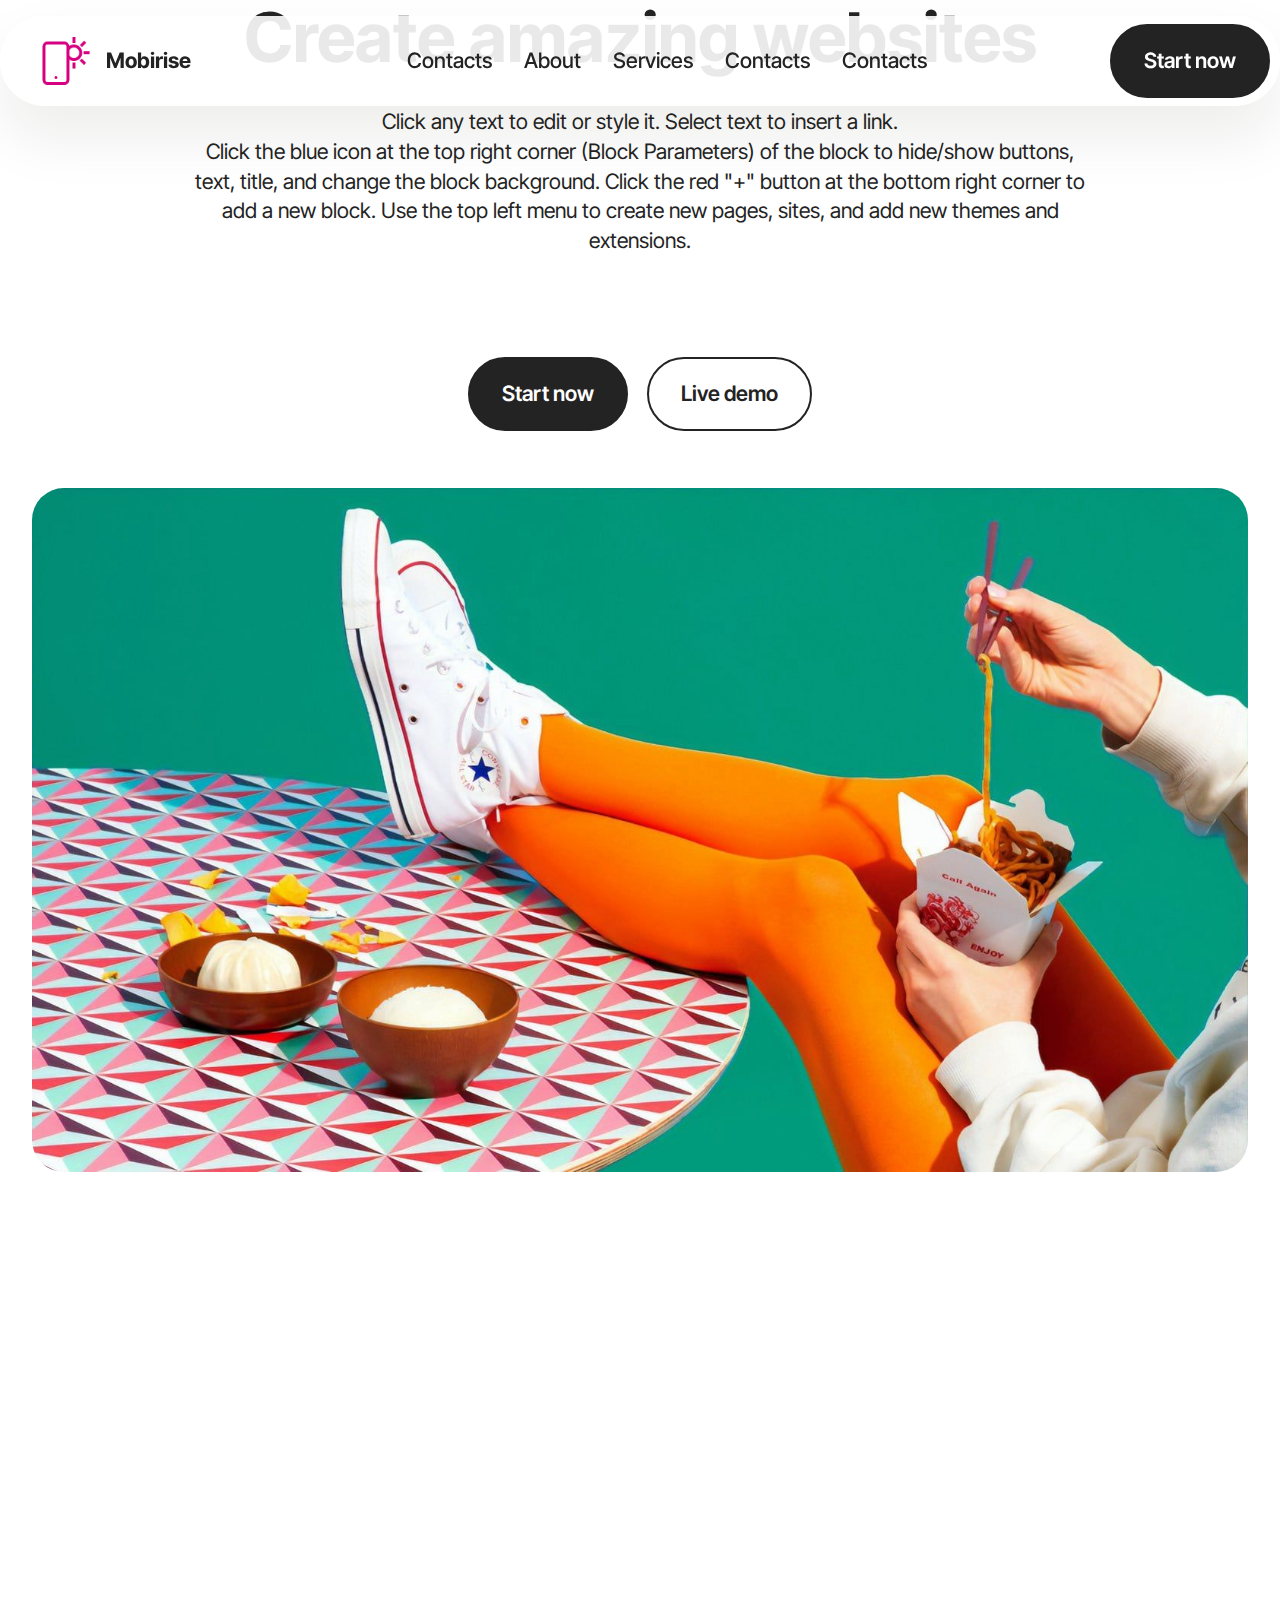
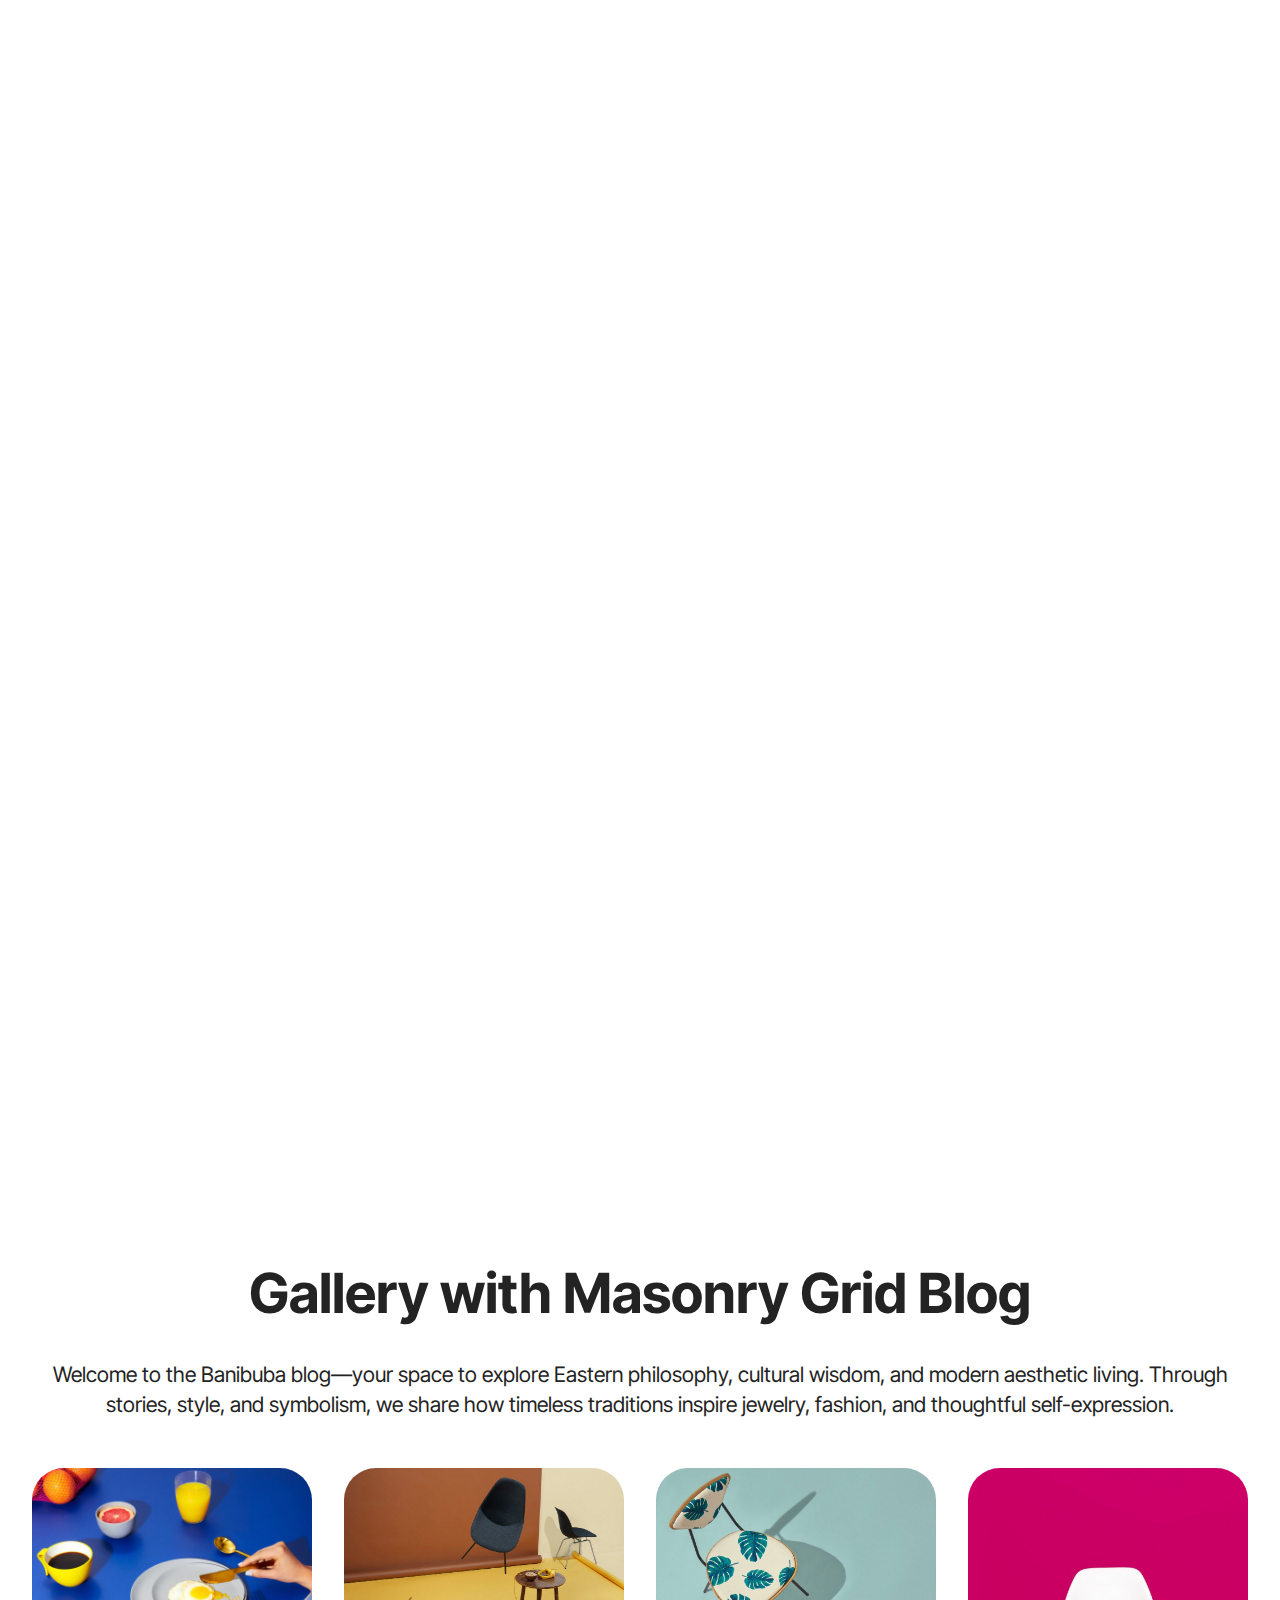
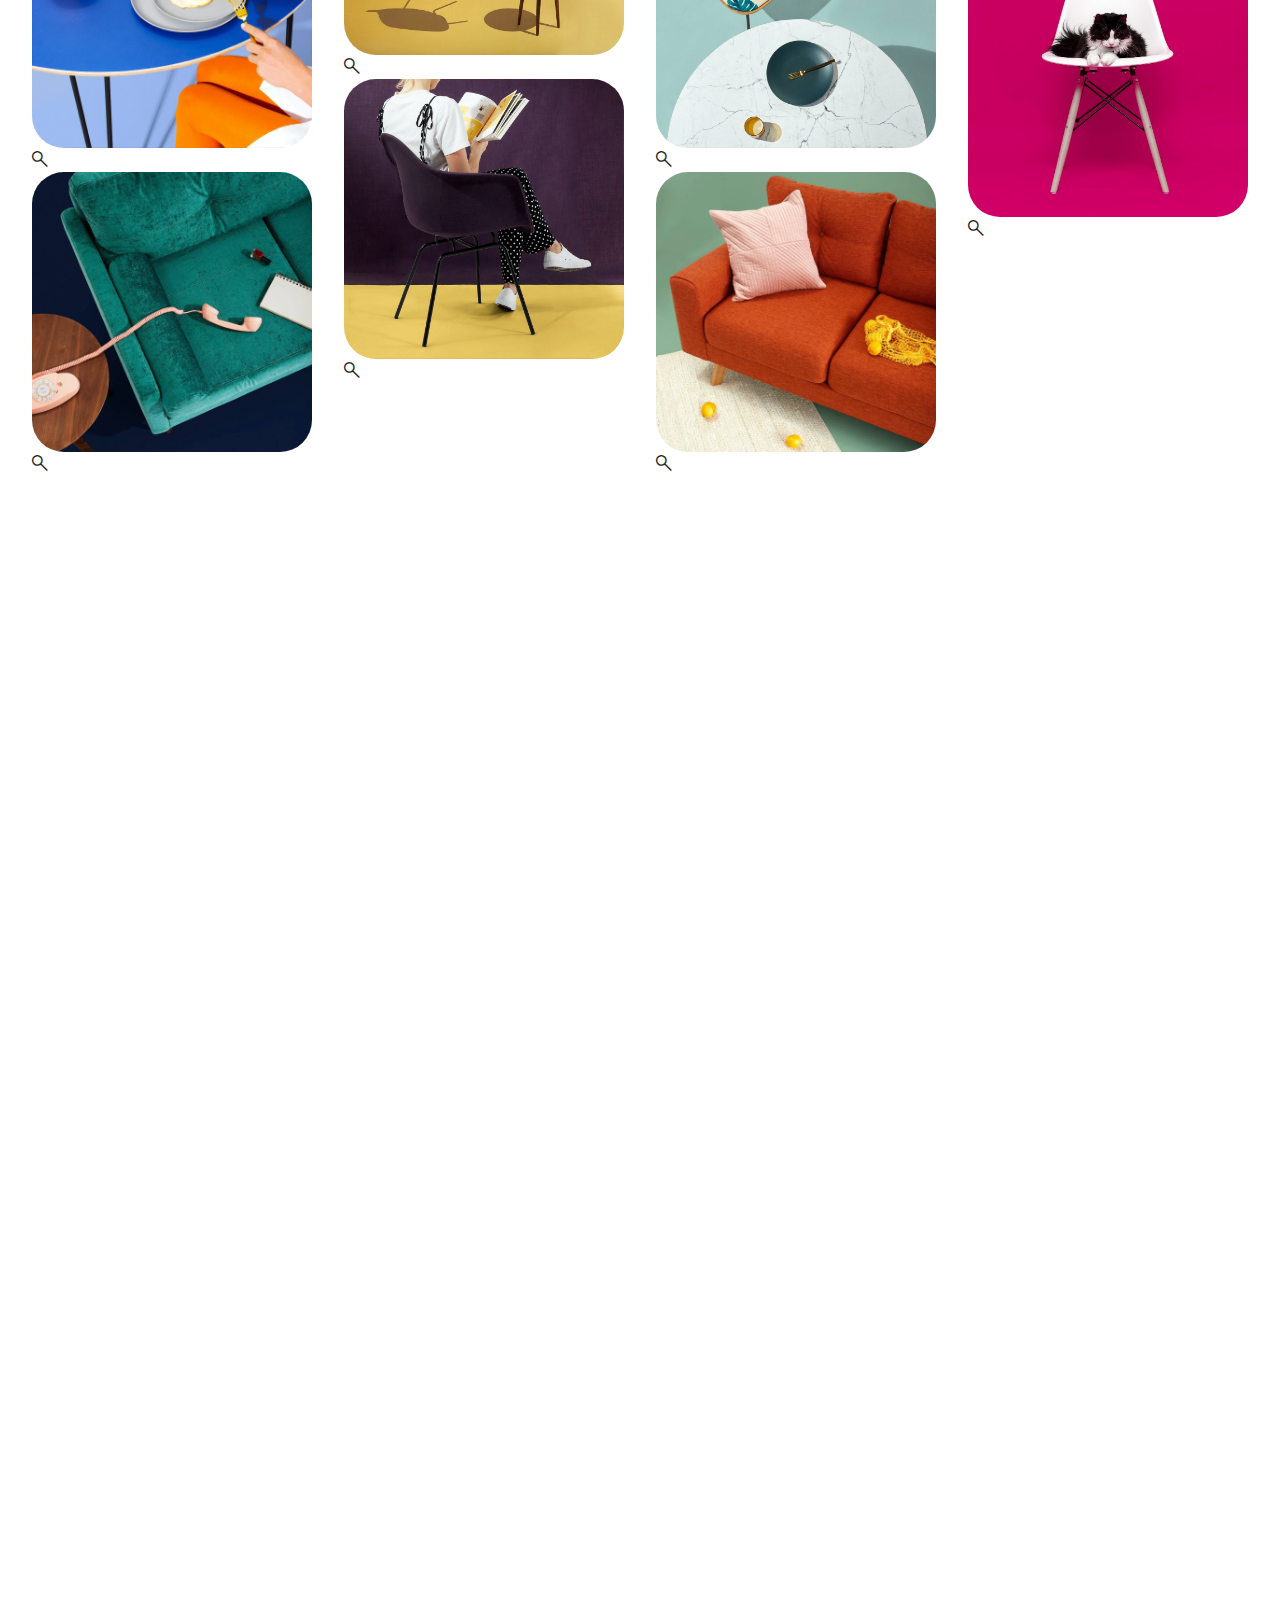
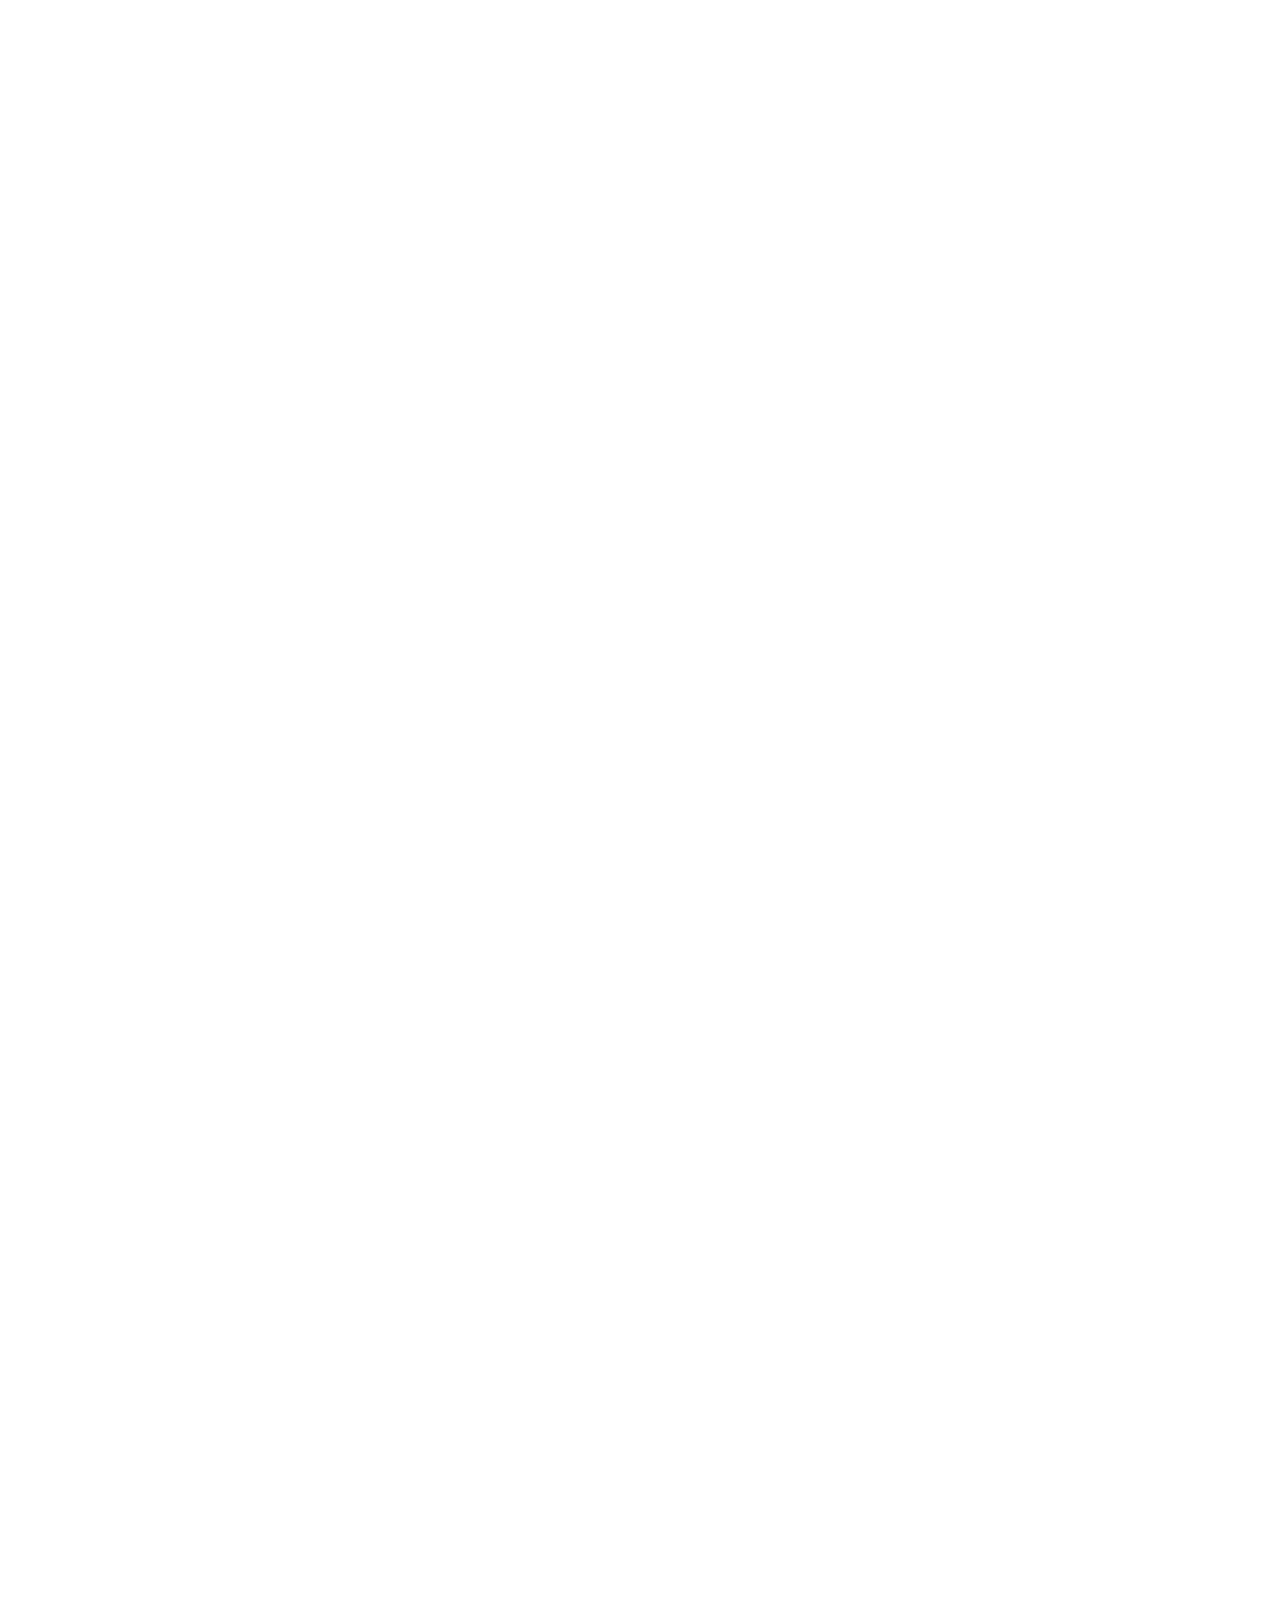
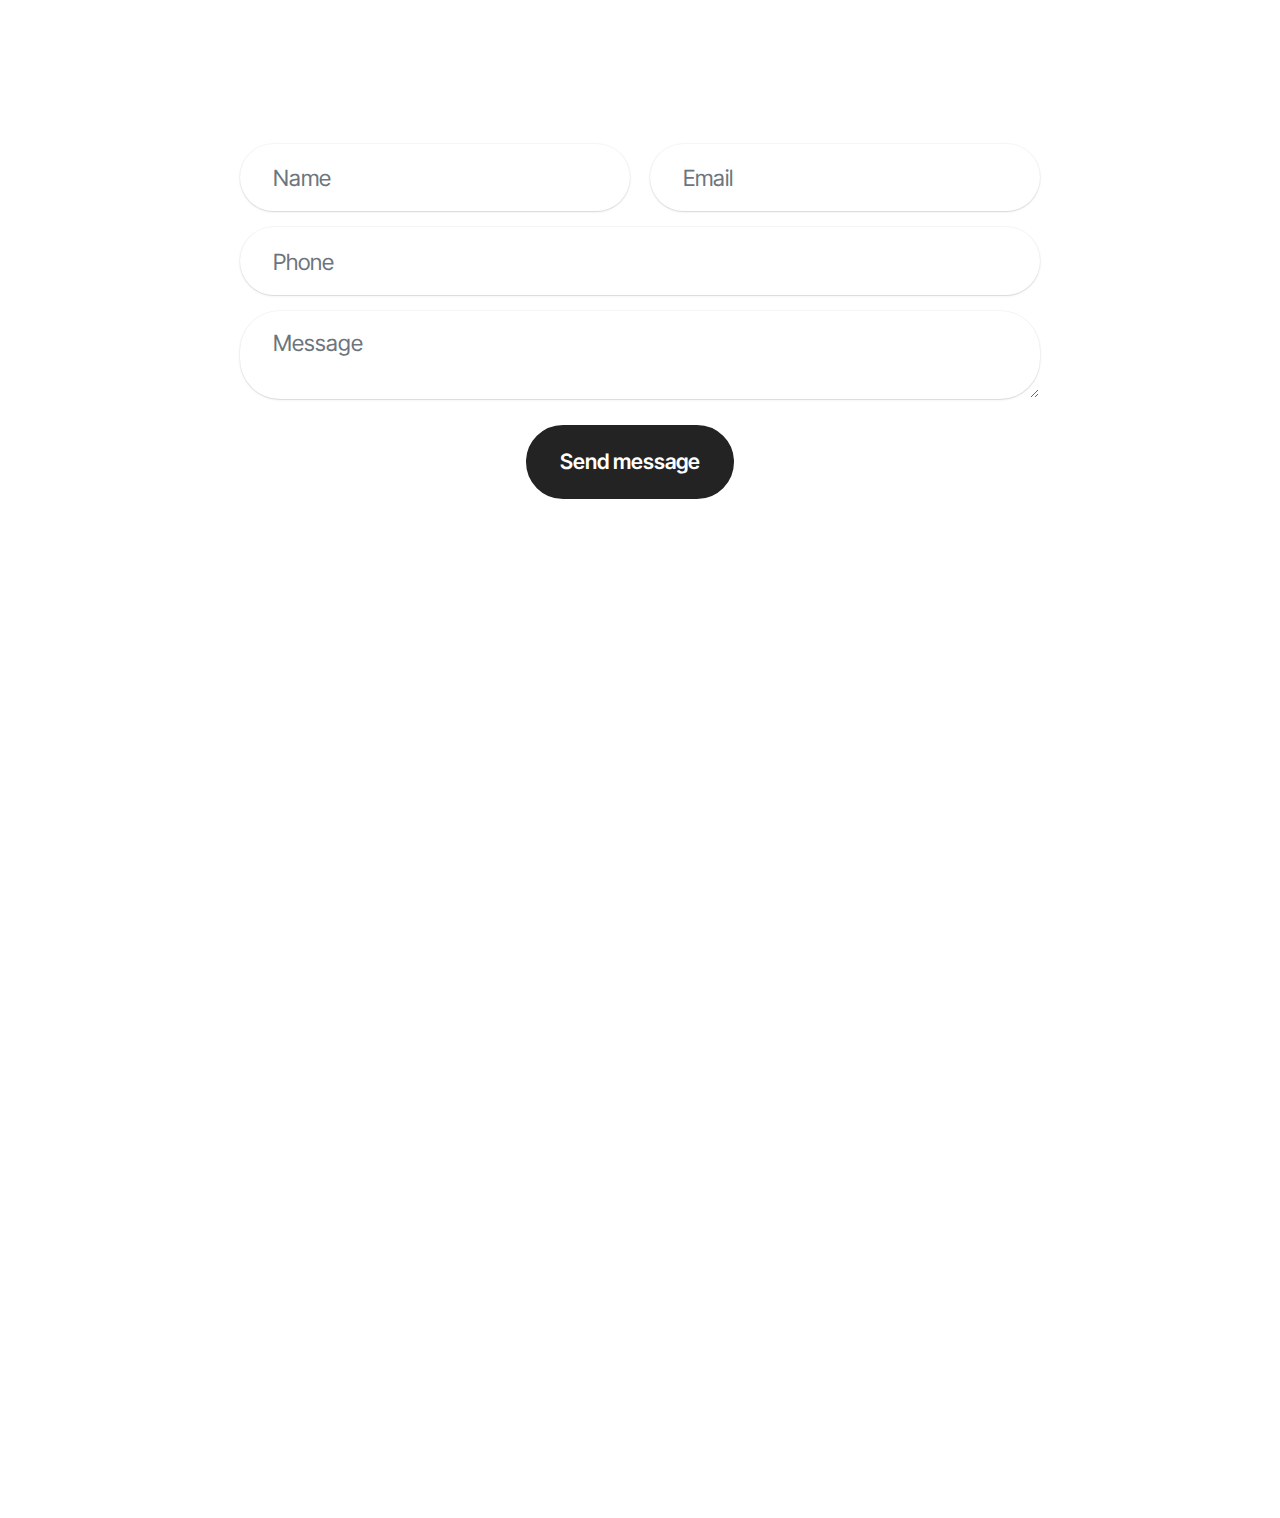
<file: page1.html>
<!DOCTYPE html>
<html  >
<head>
  <!-- Site made with Mobirise Website Builder v6.1.12, https://mobirise.com -->
  <meta charset="UTF-8">
  <meta http-equiv="X-UA-Compatible" content="IE=edge">
  <meta name="generator" content="Mobirise v6.1.12, mobirise.com">
  <meta name="viewport" content="width=device-width, initial-scale=1, minimum-scale=1">
  <link rel="shortcut icon" href="assets/images/logo.png" type="image/x-icon">
  <meta name="description" content="">
  
  
  <title>About us</title>
  <link rel="stylesheet" href="assets/web/assets/mobirise-icons2/mobirise2.css">
  <link rel="stylesheet" href="assets/bootstrap/css/bootstrap.min.css">
  <link rel="stylesheet" href="assets/animatecss/animate.css">
  <link rel="stylesheet" href="assets/dropdown/css/style.css">
  <link rel="stylesheet" href="assets/socicon/css/styles.css">
  <link rel="stylesheet" href="assets/theme/css/style.css">
  <link rel="stylesheet" href="assets/gallery/style.css">
  <link rel="preload" href="https://fonts.googleapis.com/css?family=Inter+Tight:100,200,300,400,500,600,700,800,900,100i,200i,300i,400i,500i,600i,700i,800i,900i&display=swap" as="style" onload="this.onload=null;this.rel='stylesheet'">
  <noscript><link rel="stylesheet" href="https://fonts.googleapis.com/css?family=Inter+Tight:100,200,300,400,500,600,700,800,900,100i,200i,300i,400i,500i,600i,700i,800i,900i&display=swap"></noscript>
  <link rel="preload" as="style" href="assets/mobirise/css/mbr-additional.css?v=prq567"><link rel="stylesheet" href="assets/mobirise/css/mbr-additional.css?v=prq567" type="text/css">

  
  
  
</head>
<body>
  
  <section data-bs-version="5.1" class="menu menu2 cid-v5VpkTSCrC" once="menu" id="menu02-1i">
	

	<nav class="navbar navbar-dropdown navbar-fixed-top navbar-expand-lg">
		<div class="container">
			<div class="navbar-brand">
				<span class="navbar-logo">
					<a href="https://mobirise.com">
						<img src="assets/images/logo.png" alt="Mobirise Website Builder" style="height: 3rem;">
					</a>
				</span>
				<span class="navbar-caption-wrap"><a class="navbar-caption text-black text-primary display-4" href="index.html#header05-1">Mobirise</a></span>
			</div>
			<button class="navbar-toggler" type="button" data-toggle="collapse" data-bs-toggle="collapse" data-target="#navbarSupportedContent" data-bs-target="#navbarSupportedContent" aria-controls="navbarNavAltMarkup" aria-expanded="false" aria-label="Toggle navigation">
				<div class="hamburger">
					<span></span>
					<span></span>
					<span></span>
					<span></span>
				</div>
			</button>
			<div class="collapse navbar-collapse" id="navbarSupportedContent">
				<ul class="navbar-nav nav-dropdown" data-app-modern-menu="true"><li class="nav-item">
						<a class="nav-link link text-black text-primary display-4" href="index.html#contacts02-9">Contacts</a>
					</li><li class="nav-item">
						<a class="nav-link link text-black text-primary display-4" href="index.html#header01-7">About</a>
					</li>
					<li class="nav-item">
						<a class="nav-link link text-black text-primary display-4" href="index.html#features04-w" aria-expanded="false">Services</a>
					</li>
					<li class="nav-item"><a class="nav-link link text-black text-primary display-4" href="index.html#contacts02-9">Contacts</a></li><li class="nav-item"><a class="nav-link link text-black text-primary display-4" href="index.html#contacts02-9">Contacts</a></li></ul>
				
				<div class="navbar-buttons mbr-section-btn"><a class="btn btn-primary display-4" href="index.html#form02-6"> Start now</a></div>
			</div>
		</div>
	</nav>
</section>

<section data-bs-version="5.1" class="header5 cid-v5VpkUz45n" id="header05-1j">
	

	
	
	<div class="topbg"></div>
	<div class="align-center container">
		<div class="row justify-content-center">
			<div class="col-md-12 col-lg-9">
				<h1 class="mbr-section-title mbr-fonts-style mb-4 display-1"><strong>Create amazing websites</strong></h1>
				<p class="mbr-text mbr-fonts-style mb-4 display-7">Click any text to edit or style it. Select text to insert a link.
<br>Click the blue icon at the top right corner (Block Parameters) of the block to hide/show buttons, text, title, and change the block background. Click the red "+" button at the bottom right corner to add a new block. Use the top left menu to create new pages, sites, and add new themes and extensions.<br><br><br></p>
				<div class="mbr-section-btn mt-3"><a class="btn btn-primary display-7" href="index.html#form02-6">Start now</a> <a class="btn btn-primary-outline display-7" href="index.html#gallery02-v">Live demo</a></div>
			</div>
		</div>
		<div class="row mt-5 justify-content-center">
			<div class="col-12 col-lg-12">
				<img src="assets/images/11.jpg" alt="Mobirise Website Builder" title="">
			</div>
		</div>
	</div>
</section>

<section data-bs-version="5.1" class="features4 cid-v5VpkViHiX" id="features04-1k">
	
	
	<div class="container">
		<div class="row justify-content-center">
			<div class="col-12 content-head">
				<div class="mbr-section-head mb-5">
					<h4 class="mbr-section-title mbr-fonts-style align-center mb-0 display-2"><strong>Our Services</strong></h4>
					<h5 class="mbr-section-subtitle mbr-fonts-style align-center mb-0 mt-4 display-7">Hover over pictures to add more cards or rearrange them with the Tools panel. Add multiple cards by selecting multiple images. You can set the number of columns in Block Parameters.</h5>
					
				</div>
			</div>
		</div>
		<div class="row">
			<div class="item features-image col-12 col-md-6 col-lg-4">
				<div class="item-wrapper">
					<div class="item-img">
						<img src="assets/images/gallery03.jpg" alt="Mobirise Website Builder">
					</div>
					<div class="item-content">
						<h5 class="item-title mbr-fonts-style display-5">
							<strong>Marketing</strong>
						</h5>
						
						<p class="mbr-text mbr-fonts-style display-7">
							Service Description. You can show/hide the title, subtitle, text, button in the Block Parameters
						</p>
						<div class="mbr-section-btn item-footer"><a href="" class="btn item-btn btn-primary display-7">Learn more</a></div>
					</div>

				</div>
			</div>
			<div class="item features-image col-12 col-md-6 col-lg-4">
				<div class="item-wrapper">
					<div class="item-img">
						<img src="assets/images/gallery05.jpg" alt="Mobirise Website Builder">
					</div>
					<div class="item-content">
						<h5 class="item-title mbr-fonts-style display-5">
							<strong>Promotion</strong>
						</h5>
						
						<p class="mbr-text mbr-fonts-style display-7">
							Service Description. You can show/hide the title, subtitle, text, button in the Block Parameters
						</p>
						<div class="mbr-section-btn item-footer"><a href="" class="btn item-btn btn-primary display-7">Learn more</a></div>
					</div>
				</div>
			</div>
			<div class="item features-image col-12 col-md-6 col-lg-4">
				<div class="item-wrapper">
					<div class="item-img">
						<img src="assets/images/gallery02.jpg" alt="Mobirise Website Builder">
					</div>
					<div class="item-content">
						<h5 class="item-title mbr-fonts-style display-5">
							<strong>Branding</strong>
						</h5>
						
						<p class="mbr-text mbr-fonts-style display-7">
							Service Description. You can show/hide the title, subtitle, text, button in the Block Parameters<br>
						</p>
						<div class="mbr-section-btn item-footer"><a href="" class="btn item-btn btn-primary display-7">Learn more</a></div>
					</div>
				</div>
			</div>
		</div>
	</div>
</section>

<section data-bs-version="5.1" class="features4 cid-v5Vta0HkgR" id="features04-1t">
	
	
	<div class="container">
		<div class="row justify-content-center">
			<div class="col-12 content-head">
				<div class="mbr-section-head mb-5">
					<h4 class="mbr-section-title mbr-fonts-style align-center mb-0 display-2"><strong>Our Services</strong></h4>
					<h5 class="mbr-section-subtitle mbr-fonts-style align-center mb-0 mt-4 display-7">Hover over pictures to add more cards or rearrange them with the Tools panel. Add multiple cards by selecting multiple images. You can set the number of columns in Block Parameters.</h5>
					
				</div>
			</div>
		</div>
		<div class="row">
			<div class="item features-image col-12 col-md-6 col-lg-4">
				<div class="item-wrapper">
					<div class="item-img">
						<img src="assets/images/gallery03.jpg" alt="Mobirise Website Builder">
					</div>
					<div class="item-content">
						<h5 class="item-title mbr-fonts-style display-5">
							<strong>Marketing</strong>
						</h5>
						
						<p class="mbr-text mbr-fonts-style display-7">
							Service Description. You can show/hide the title, subtitle, text, button in the Block Parameters
						</p>
						<div class="mbr-section-btn item-footer"><a href="" class="btn item-btn btn-primary display-7">Learn more</a></div>
					</div>

				</div>
			</div>
			<div class="item features-image col-12 col-md-6 col-lg-4">
				<div class="item-wrapper">
					<div class="item-img">
						<img src="assets/images/gallery05.jpg" alt="Mobirise Website Builder">
					</div>
					<div class="item-content">
						<h5 class="item-title mbr-fonts-style display-5">
							<strong>Promotion</strong>
						</h5>
						
						<p class="mbr-text mbr-fonts-style display-7">
							Service Description. You can show/hide the title, subtitle, text, button in the Block Parameters
						</p>
						<div class="mbr-section-btn item-footer"><a href="" class="btn item-btn btn-primary display-7">Learn more</a></div>
					</div>
				</div>
			</div>
			<div class="item features-image col-12 col-md-6 col-lg-4">
				<div class="item-wrapper">
					<div class="item-img">
						<img src="assets/images/gallery02.jpg" alt="Mobirise Website Builder">
					</div>
					<div class="item-content">
						<h5 class="item-title mbr-fonts-style display-5">
							<strong>Branding</strong>
						</h5>
						
						<p class="mbr-text mbr-fonts-style display-7">
							Service Description. You can show/hide the title, subtitle, text, button in the Block Parameters<br>
						</p>
						<div class="mbr-section-btn item-footer"><a href="" class="btn item-btn btn-primary display-7">Learn more</a></div>
					</div>
				</div>
			</div>
		</div>
	</div>
</section>

<section data-bs-version="5.1" class="gallery1 mbr-gallery cid-v5VpkW9KMu" id="gallery02-1l">
    

    
    

    <div class="container-fluid">
        <div class="row justify-content-center">
            <div class="col-12 content-head">
                <div class="mbr-section-head mb-5">
                    <h3 class="mbr-section-title mbr-fonts-style align-center m-0 display-2"><strong>Gallery with Masonry Grid Blog</strong></h3>
                    <h4 class="mbr-section-subtitle mbr-fonts-style align-center mb-0 mt-4 display-7">Welcome to the Banibuba blog—your space to explore Eastern philosophy, cultural wisdom, and modern aesthetic living. Through stories, style, and symbolism, we share how timeless traditions inspire jewelry, fashion, and thoughtful self-expression.</h4>
                </div>
            </div>
        </div>
        <div class="row mbr-gallery mbr-masonry" data-masonry="{&quot;percentPosition&quot;: true }">
            <div class="col-12 col-md-6 col-lg-3 item gallery-image">
                <div class="item-wrapper" data-toggle="modal" data-bs-toggle="modal" data-target="#v5Vur5Yfvk-modal" data-bs-target="#v5Vur5Yfvk-modal">
                    <img class="w-100" src="assets/images/gallery03.jpg" alt="Mobirise Website Builder" data-slide-to="0" data-bs-slide-to="0" data-target="#lb-v5Vur5Yfvk" data-bs-target="#lb-v5Vur5Yfvk">
                    <div class="icon-wrapper">
                        <span class="mobi-mbri mobi-mbri-search mbr-iconfont mbr-iconfont-btn"></span>
                    </div>
                </div>
                
            </div>
            <div class="col-12 col-md-6 col-lg-3 item gallery-image">
                <div class="item-wrapper" data-toggle="modal" data-bs-toggle="modal" data-target="#v5Vur5Yfvk-modal" data-bs-target="#v5Vur5Yfvk-modal">
                    <img class="w-100" src="assets/images/gallery13.jpg" alt="Mobirise Website Builder" data-slide-to="1" data-bs-slide-to="1" data-target="#lb-v5Vur5Yfvk" data-bs-target="#lb-v5Vur5Yfvk">
                    <div class="icon-wrapper">
                        <span class="mobi-mbri mobi-mbri-search mbr-iconfont mbr-iconfont-btn"></span>
                    </div>
                </div>
                
            </div>
            <div class="col-12 col-md-6 col-lg-3 item gallery-image">
                <div class="item-wrapper" data-toggle="modal" data-bs-toggle="modal" data-target="#v5Vur5Yfvk-modal" data-bs-target="#v5Vur5Yfvk-modal">
                    <img class="w-100" src="assets/images/gallery10.jpg" alt="Mobirise Website Builder" data-slide-to="2" data-bs-slide-to="2" data-target="#lb-v5Vur5Yfvk" data-bs-target="#lb-v5Vur5Yfvk">
                    <div class="icon-wrapper">
                        <span class="mobi-mbri mobi-mbri-search mbr-iconfont mbr-iconfont-btn"></span>
                    </div>
                </div>
                
            </div>
            <div class="col-12 col-md-6 col-lg-3 item gallery-image">
                <div class="item-wrapper" data-toggle="modal" data-bs-toggle="modal" data-target="#v5Vur5Yfvk-modal" data-bs-target="#v5Vur5Yfvk-modal">
                    <img class="w-100" src="assets/images/gallery08.jpg" alt="Mobirise Website Builder" data-slide-to="3" data-bs-slide-to="3" data-target="#lb-v5Vur5Yfvk" data-bs-target="#lb-v5Vur5Yfvk">
                    <div class="icon-wrapper">
                        <span class="mobi-mbri mobi-mbri-search mbr-iconfont mbr-iconfont-btn"></span>
                    </div>
                </div>
                
            </div>
            <div class="col-12 col-md-6 col-lg-3 item gallery-image">
                <div class="item-wrapper" data-toggle="modal" data-bs-toggle="modal" data-target="#v5Vur5Yfvk-modal" data-bs-target="#v5Vur5Yfvk-modal">
                    <img class="w-100" src="assets/images/gallery06.jpg" alt="Mobirise Website Builder" data-slide-to="4" data-bs-slide-to="4" data-target="#lb-v5Vur5Yfvk" data-bs-target="#lb-v5Vur5Yfvk">
                    <div class="icon-wrapper">
                        <span class="mobi-mbri mobi-mbri-search mbr-iconfont mbr-iconfont-btn"></span>
                    </div>
                </div>
                
            </div>
            <div class="col-12 col-md-6 col-lg-3 item gallery-image">
                <div class="item-wrapper" data-toggle="modal" data-bs-toggle="modal" data-target="#v5Vur5Yfvk-modal" data-bs-target="#v5Vur5Yfvk-modal">
                    <img class="w-100" src="assets/images/gallery02.jpg" alt="Mobirise Website Builder" data-slide-to="5" data-bs-slide-to="5" data-target="#lb-v5Vur5Yfvk" data-bs-target="#lb-v5Vur5Yfvk">
                    <div class="icon-wrapper">
                        <span class="mobi-mbri mobi-mbri-search mbr-iconfont mbr-iconfont-btn"></span>
                    </div>
                </div>
                
            </div>
            <div class="col-12 col-md-6 col-lg-3 item gallery-image">
                <div class="item-wrapper" data-toggle="modal" data-bs-toggle="modal" data-target="#v5Vur5Yfvk-modal" data-bs-target="#v5Vur5Yfvk-modal">
                    <img class="w-100" src="assets/images/gallery01.jpg" alt="Mobirise Website Builder" data-slide-to="6" data-bs-slide-to="6" data-target="#lb-v5Vur5Yfvk" data-bs-target="#lb-v5Vur5Yfvk">
                    <div class="icon-wrapper">
                        <span class="mobi-mbri mobi-mbri-search mbr-iconfont mbr-iconfont-btn"></span>
                    </div>
                </div>
                
            </div>
        </div>

        <div class="modal mbr-slider" tabindex="-1" role="dialog" aria-hidden="true" id="v5Vur5Yfvk-modal">
            <div class="modal-dialog" role="document">
                <div class="modal-content">
                    <div class="modal-body">
                        <div class="carousel slide" id="lb-v5Vur5Yfvk" data-interval="5000" data-bs-interval="5000">
                            <div class="carousel-inner">
                                <div class="carousel-item active">
                                    <img class="d-block w-100" src="assets/images/gallery03.jpg" alt="Mobirise Website Builder">
                                </div>
                                <div class="carousel-item">
                                    <img class="d-block w-100" src="assets/images/gallery13.jpg" alt="Mobirise Website Builder">
                                </div>
                                <div class="carousel-item">
                                    <img class="d-block w-100" src="assets/images/gallery10.jpg" alt="Mobirise Website Builder">
                                </div>
                                <div class="carousel-item">
                                    <img class="d-block w-100" src="assets/images/gallery08.jpg" alt="Mobirise Website Builder">
                                </div>
                                <div class="carousel-item">
                                    <img class="d-block w-100" src="assets/images/gallery06.jpg" alt="Mobirise Website Builder">
                                </div>
                                <div class="carousel-item">
                                    <img class="d-block w-100" src="assets/images/gallery02.jpg" alt="Mobirise Website Builder">
                                </div>
                                <div class="carousel-item">
                                    <img class="d-block w-100" src="assets/images/gallery01.jpg" alt="Mobirise Website Builder">
                                </div>
                            </div>
                            <ol class="carousel-indicators">
                                <li data-slide-to="0" data-bs-slide-to="0" class="active" data-target="#lb-v5Vur5Yfvk" data-bs-target="#lb-v5Vur5Yfvk"></li>
                                <li data-slide-to="1" data-bs-slide-to="1" data-target="#lb-v5Vur5Yfvk" data-bs-target="#lb-v5Vur5Yfvk"></li>
                                <li data-slide-to="2" data-bs-slide-to="2" data-target="#lb-v5Vur5Yfvk" data-bs-target="#lb-v5Vur5Yfvk"></li>
                                <li data-slide-to="3" data-bs-slide-to="3" data-target="#lb-v5Vur5Yfvk" data-bs-target="#lb-v5Vur5Yfvk"></li>
                                <li data-slide-to="4" data-bs-slide-to="4" data-target="#lb-v5Vur5Yfvk" data-bs-target="#lb-v5Vur5Yfvk"></li>
                                <li data-slide-to="5" data-bs-slide-to="5" data-target="#lb-v5Vur5Yfvk" data-bs-target="#lb-v5Vur5Yfvk"></li>
                                <li data-slide-to="6" data-bs-slide-to="6" data-target="#lb-v5Vur5Yfvk" data-bs-target="#lb-v5Vur5Yfvk"></li>
                            </ol>
                            <a role="button" href="" class="close" data-dismiss="modal" data-bs-dismiss="modal" aria-label="Close">
                            </a>
                            <a class="carousel-control-prev carousel-control" role="button" data-slide="prev" data-bs-slide="prev" href="#lb-v5Vur5Yfvk">
                                <span class="mobi-mbri mobi-mbri-arrow-prev" aria-hidden="true"></span>
                                <span class="sr-only visually-hidden">Previous</span>
                            </a>
                            <a class="carousel-control-next carousel-control" role="button" data-slide="next" data-bs-slide="next" href="#lb-v5Vur5Yfvk">
                                <span class="mobi-mbri mobi-mbri-arrow-next" aria-hidden="true"></span>
                                <span class="sr-only visually-hidden">Next</span>
                            </a>
                        </div>
                    </div>
                </div>
            </div>
        </div>
    </div>
</section>

<section data-bs-version="5.1" class="header09 cid-v5VpkY0v52" id="header09-1m">
	
	
	<div class="container">
		<div class="row">
			<div class="content-wrap col-12 col-md-8">
				<h1 class="mbr-section-title mbr-fonts-style mbr-white mb-4 display-1"><strong>Unlock boundless possibilities</strong></h1>
				
				<p class="mbr-fonts-style mbr-text mbr-white mb-4 display-7">
					Mobirise Free Website Maker is perfect for non-techies and great for pro-coders for fast prototyping and small customers' projects.
				</p>
				<div class="mbr-section-btn"><a class="btn btn-white-outline display-7" href="https://mobiri.se">Learn more</a></div>
			</div>
		</div>
	</div>
</section>

<section data-bs-version="5.1" class="header7 cid-v5VpkYshXj" id="header07-1n">
  

  
  
  
  <div class="align-center container">
    <div class="row justify-content-center">
      <div class="col-md-12 col-lg-9 mb-5">
        <h1 class="mbr-section-title mbr-fonts-style display-1"><strong>Block with video</strong>
        </h1>
        <p class="mbr-text mbr-fonts-style mt-4 display-7">
          Click on the media content to replace it. In some blocks, you can change media content via Block Parameters.
        </p>
        
      </div>
    </div>

    <div class="row justify-content-center">
      <div class="mbr-figure col-12 col-md-12"><iframe class="mbr-embedded-video" src="https://www.youtube.com/embed/sGpPgQeEyOc?rel=0&amp;amp;mute=1&amp;showinfo=0&amp;autoplay=1&amp;loop=1&amp;playlist=sGpPgQeEyOc" width="1280" height="720" frameborder="0" allowfullscreen></iframe></div>
    </div>
  </div>
</section>

<section data-bs-version="5.1" class="header1 cid-v5VpkYYkZp" id="header01-1o">
	

	
	

	<div class="container">
		<div class="row justify-content-center">
			<div class="col-12 col-md-12 col-lg-7 image-wrapper">
				<img class="w-100" src="assets/images/gallery01.jpg" alt="Mobirise Website Builder">
			</div>
			<div class="col-12 col-lg col-md-12">
				<div class="text-wrapper align-left">
					<h1 class="mbr-section-title mbr-fonts-style mb-4 display-2"><strong>About us</strong></h1>
					<p class="mbr-text mbr-fonts-style mb-4 display-7">
						Most blocks can be used with various types of backgrounds: color, pictures, or videos. It can be set in Block Parameters.&nbsp;You can show/hide the title, subtitle, text, button in the Block Parameters (blue gear icon at the top right corner of the block).&nbsp;</p>
					<div class="mbr-section-btn mt-3"><a class="btn btn-primary display-7" href="https://mobiri.se">Start now</a></div>
				</div>
			</div>
		</div>
	</div>
</section>

<section data-bs-version="5.1" class="features15 cid-v5VpkZu9vM" id="features015-1p">
	

	
	
	<div class="container">
		<div class="mbr-section-head mb-5">
			<h4 class="mbr-section-title mbr-fonts-style align-center mb-0 display-2">
			  <strong>Why us?</strong></h4>
			
		  </div>
		<div class="row justify-content-center">
			<div class="item features-without-image col-12 col-lg-4">
				<div class="item-wrapper">
					<div class="img-wrapper">
						<img src="assets/images/shop1.jpg" alt="Mobirise Website Builder">
					</div>
					<div class="card-box">
						<h4 class="card-title mbr-fonts-style mb-3 display-5">
							<strong>Free</strong></h4>
						<h5 class="card-text mbr-fonts-style display-7">
							Mobirise is a free website builder. Mobirise is a free website builder. Mobirise is a free website builder.</h5>
					</div>
				</div>
			</div>
			<div class="item features-without-image col-12 col-lg-4">
				<div class="item-wrapper">
					<div class="img-wrapper">
						<img src="assets/images/shop2.jpg" alt="Mobirise Website Builder">
					</div>
					<div class="card-box">
						<h4 class="card-title mbr-fonts-style mb-3 display-5">
							<strong>Easy</strong></h4>
						<h5 class="card-text mbr-fonts-style display-7">
							Create landing pages with ease. Create landing pages with ease. Create landing pages with ease.<br><br></h5>
					</div>
				</div>
			</div>
			<div class="item features-without-image col-12 col-lg-4">
				<div class="item-wrapper">
					<div class="img-wrapper">
						<img src="assets/images/shop3.jpg" alt="Mobirise Website Builder">
					</div>
					<div class="card-box">
						<h4 class="card-title mbr-fonts-style mb-3 display-5">
							<strong>Beautiful</strong></h4>
						<h5 class="card-text mbr-fonts-style display-7">
							Build a website with Mobirise. Build a web page with Mobirise. Create a website with Mobirise.</h5>
					</div>
				</div>
			</div>
		</div>
	</div>
</section>

<section data-bs-version="5.1" class="form5 cid-v5Vpl0yg3T" id="form02-1q">
    
    
    <div class="container">
        <div class="mbr-section-head mb-5">
            <h3 class="mbr-section-title mbr-fonts-style align-center mb-0 display-2">
                <strong>Contact Form</strong></h3>
            <h4 class="mbr-section-subtitle mbr-fonts-style align-center mb-0 mt-4 display-7">To change your notification email, click on any form field below.
<div>The number of submissions is limited to 10 per day without the Form Builder.</div></h4>
        </div>
        <div class="row justify-content-center mt-4">
            <div class="col-lg-8 mx-auto mbr-form" data-form-type="formoid">
                <form action="https://mobirise.eu/" method="POST" class="mbr-form form-with-styler" data-form-title="Form Name"><input type="hidden" name="email" data-form-email="true" value="uaetblkRCdPiHQ5TAHvP59PRm1sn4P2zNWq0UMLpUcn6Q4cUuYpXkIbsvQZywtB7dfCC+1U4cNVEfq+ozYpifHumDj2D2P/A4zaYhxWfMeRRdRLgU/Vb56wPVZ9gfOzN">
                    <div class="row">
                        <div hidden="hidden" data-form-alert="" class="alert alert-success col-12">Thanks for filling out the form!</div>
                        <div hidden="hidden" data-form-alert-danger="" class="alert alert-danger col-12">
                            Oops...! some problem!
                        </div>
                    </div>
                    <div class="dragArea row">
                        <div class="col-md col-sm-12 form-group mb-3" data-for="name">
                            <input type="text" name="name" placeholder="Name" data-form-field="name" class="form-control" value="" id="name-form02-1q">
                        </div>
                        <div class="col-md col-sm-12 form-group mb-3" data-for="email">
                            <input type="email" name="email" placeholder="Email" data-form-field="email" class="form-control" value="" id="email-form02-1q">
                        </div>
                        <div class="col-12 form-group mb-3" data-for="phone">
                            <input type="tel" name="phone" placeholder="Phone" data-form-field="phone" class="form-control" value="" id="phone-form02-1q">
                        </div>
                        <div class="col-12 form-group mb-3" data-for="textarea">
                            <textarea name="textarea" placeholder="Message" data-form-field="textarea" class="form-control" id="textarea-form02-1q"></textarea>
                        </div>
                        <div class="col-lg-12 col-md-12 col-sm-12 align-center mbr-section-btn">
                            <button type="submit" class="btn btn-primary display-7">Send message</button>
                        </div>
                    </div>
                </form>
            </div>
        </div>
    </div>
</section>

<section data-bs-version="5.1" class="contacts2 map1 cid-v5Vpl1j31H" id="contacts02-1r">

    

    
    <div class="container">
        <div class="mbr-section-head mb-5">
            <h3 class="mbr-section-title mbr-fonts-style align-center mb-0 display-2">
                <strong>Contacts</strong>
            </h3>
            
        </div>
        <div class="row justify-content-center mt-4">
            <div class="card col-12 col-md-5">
                <div class="card-wrapper">
                    <div class="text-wrapper">
                        <h5 class="cardTitle mbr-fonts-style mb-2 display-5">
                        <strong>Get in touch</strong></h5>
                    <ul class="list mbr-fonts-style display-7">
                        <li class="mbr-text item-wrap"><span style="font-size: 1.4rem;">Phone: </span><a href="tel:+12345678910" class="text-primary" style="font-size: 1.4rem;">0 (800) 123 45 67</a><br></li>
                        <li class="mbr-text item-wrap">WhatsApp: <a href="https://wa.me/12345678910" class="text-primary">0 (800) 123 45 67</a></li>
                        <li class="mbr-text item-wrap">Email: <a href="mailto:info@site.com" class="text-primary">info@site.com</a></li><li class="mbr-text item-wrap"><br></li>
                        <li class="mbr-text item-wrap">Address: </li><li class="mbr-text item-wrap">350 5th Ave, New York, NY 10118</li><li class="mbr-text item-wrap"><span style="font-size: 1.4rem;">Working hours:</span><br></li><li class="mbr-text item-wrap">9:00AM - 6:00PM</li>
                    </ul>
                    </div>
                </div>
            </div>
            <div class="map-wrapper col-12 col-md-7">
                <div class="google-map"><iframe frameborder="0" style="border:0" src="https://www.google.com/maps/embed?pb=!1m14!1m8!1m3!1d6045.3003145248895!2d-73.9884657!3d40.7477229!3m2!1i1024!2i768!4f13.1!3m3!1m2!1s0x89c259a9ac1f1b85%3A0x7e33d1c0e7af3be4!2zMzUwIDV0aCBBdmUsIE5ldyBZb3JrLCBOWSAxMDExOCwg0KHQqNCQ!5e0!3m2!1sru!2sru!4v1689597362021!5m2!1sen!2sen" allowfullscreen=""></iframe></div>
            </div>
        </div>
    </div>
</section>

<section data-bs-version="5.1" class="footer1 programm5 cid-v5Vpl2ojKr" once="footers" id="footer03-1s">

        

    

    <div class="container">
        <div class="row">

            <div class="row-links mb-4">
                <ul class="header-menu">
                  
                  
                  
                  
                <li class="header-menu-item mbr-fonts-style display-5"><a href="index.html#header01-7" class="text-danger">About</a></li><li class="header-menu-item mbr-fonts-style display-5"><a href="index.html#features04-w" class="text-danger text-primary">Services</a></li><li class="header-menu-item mbr-fonts-style display-5"><a href="index.html#contacts02-9" class="text-danger">Contacts</a></li><li class="header-menu-item mbr-fonts-style display-5"><a href="index.html#gallery02-v" class="text-danger text-primary">Works</a></li></ul>
              </div>

            <div class="col-12">
                <div class="social-row">
                    <div class="soc-item">
                        <a href="https://mobiri.se/" target="_blank">
                            <span class="mbr-iconfont socicon socicon-facebook display-7"></span>
                        </a>
                    </div>
                    <div class="soc-item">
                        <a href="https://mobiri.se/" target="_blank">
                            <span class="mbr-iconfont socicon-twitter socicon"></span>
                        </a>
                    </div>
                    <div class="soc-item">
                        <a href="https://mobiri.se/" target="_blank">
                            <span class="mbr-iconfont socicon-instagram socicon"></span>
                        </a>
                    </div>
                    <div class="soc-item">
                        <a href="https://mobiri.se/" target="_blank">
                            <span class="mbr-iconfont socicon-tiktok socicon"></span>
                        </a>
                    </div>
                    <div class="soc-item">
                        <a href="https://mobiri.se/" target="_blank">
                            <span class="mbr-iconfont socicon-youtube socicon"></span>
                        </a>
                    </div>
                </div>
            </div>
            <div class="col-12 mt-5">
                <p class="mbr-fonts-style copyright display-7">
                    © Copyright 2030 Mobirise - All Rights Reserved
                </p>
            </div>
        </div>
    </div>
</section><section class="display-7" style="padding: 0;align-items: center;justify-content: center;flex-wrap: wrap;    align-content: center;display: flex;position: relative;height: 4rem;"><a href="https://mobiri.se/4386621" style="flex: 1 1;height: 4rem;position: absolute;width: 100%;z-index: 1;"><img alt="" style="height: 4rem;" src="[data-uri]"></a><p style="margin: 0;text-align: center;" class="display-7">&#8204;</p><a style="z-index:1" href="https://mobirise.com"> Website Builder Software</a></section><script src="assets/bootstrap/js/bootstrap.bundle.min.js"></script>  <script src="assets/smoothscroll/smooth-scroll.js"></script>  <script src="assets/ytplayer/index.js"></script>  <script src="assets/dropdown/js/navbar-dropdown.js"></script>  <script src="assets/masonry/masonry.pkgd.min.js"></script>  <script src="assets/imagesloaded/imagesloaded.pkgd.min.js"></script>  <script src="assets/theme/js/script.js"></script>  <script src="assets/gallery/player.min.js"></script>  <script src="assets/gallery/script.js"></script>  <script src="assets/formoid/formoid.min.js"></script>  
  
  
  <input name="animation" type="hidden">
  </body>
</html>
</file>
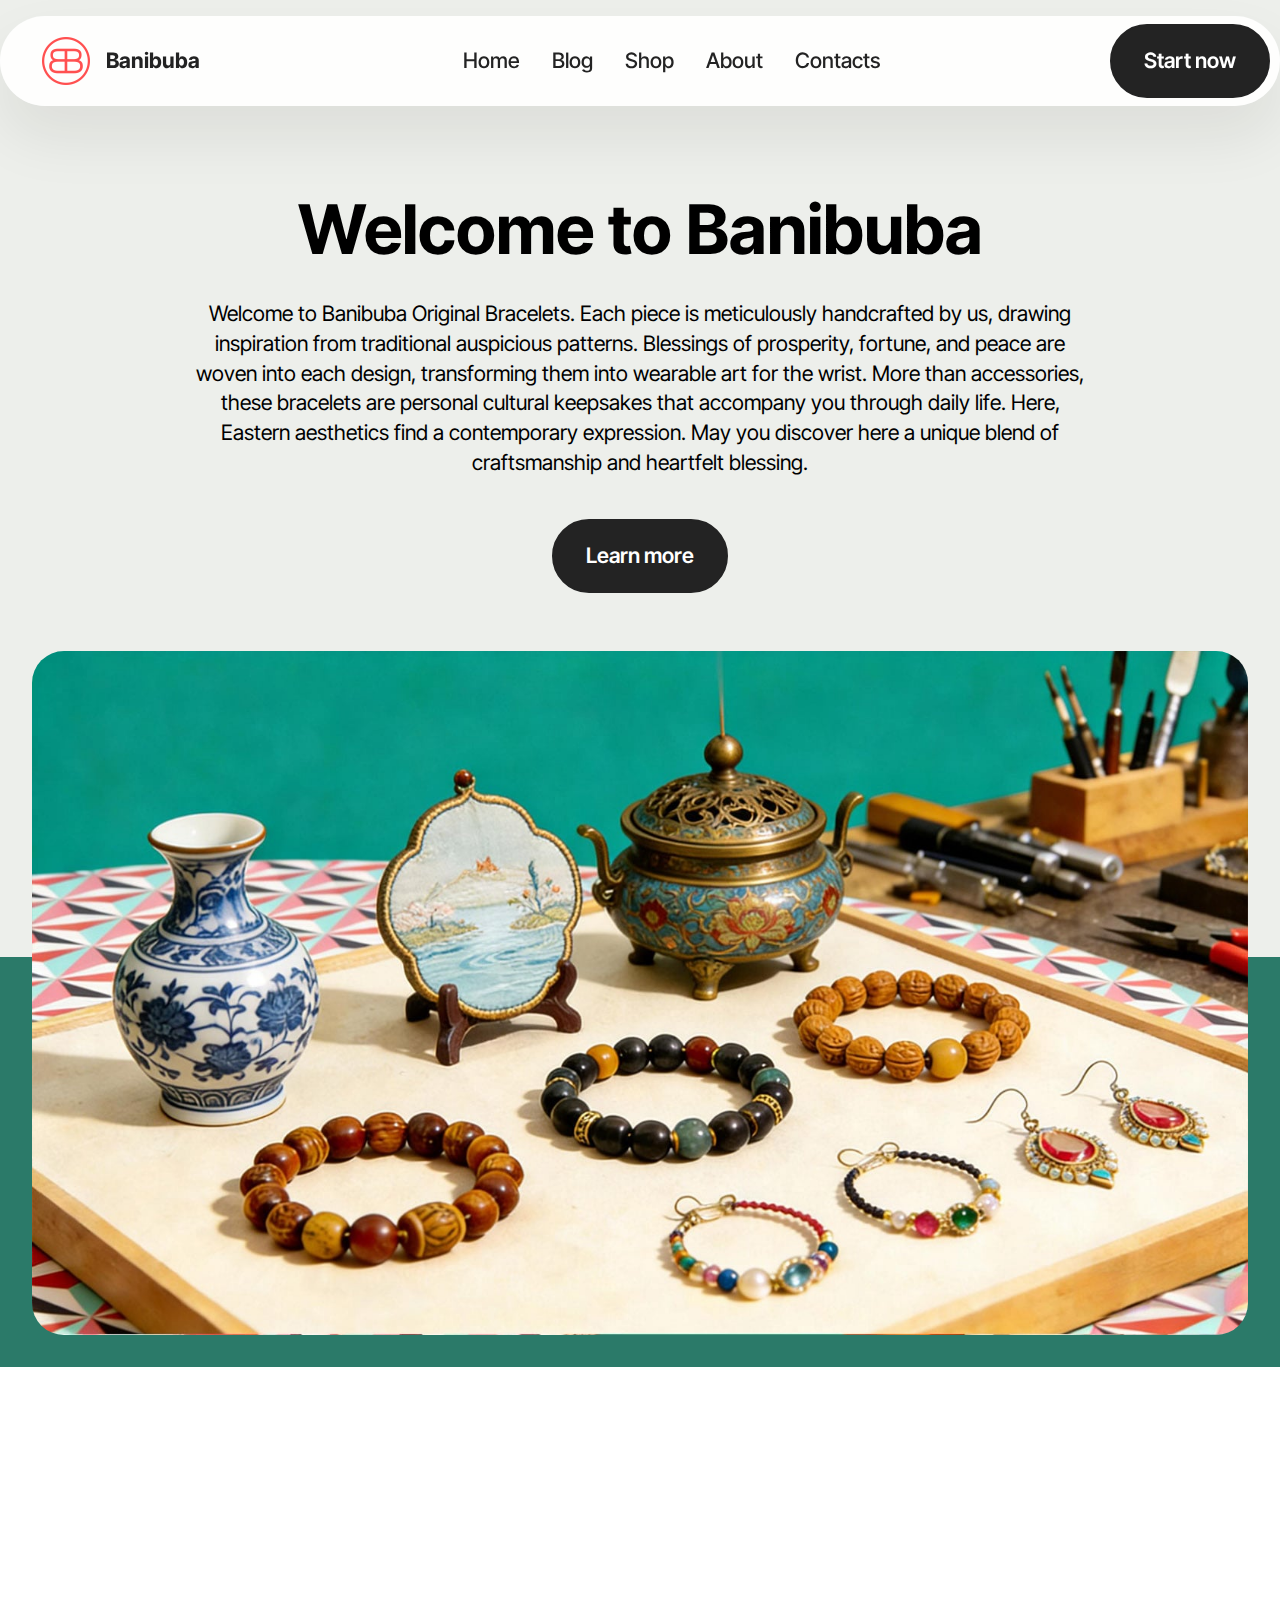
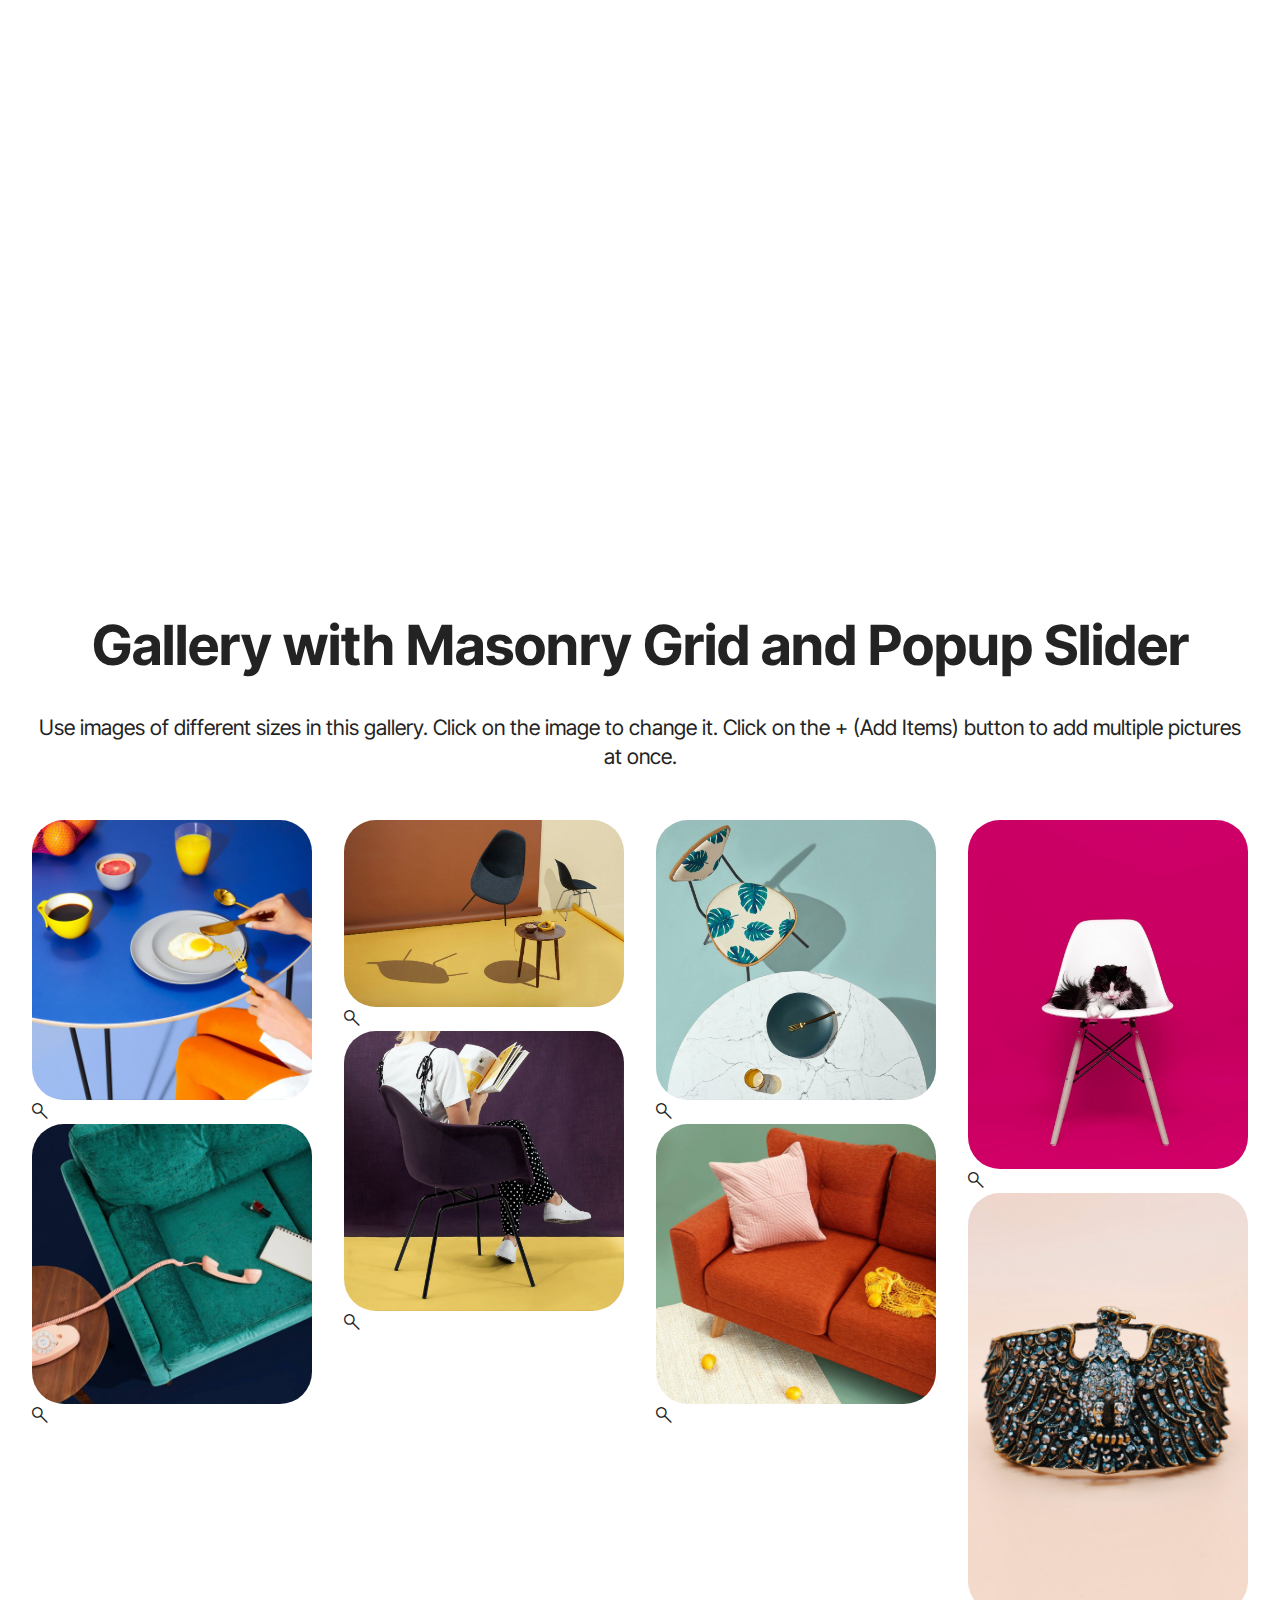
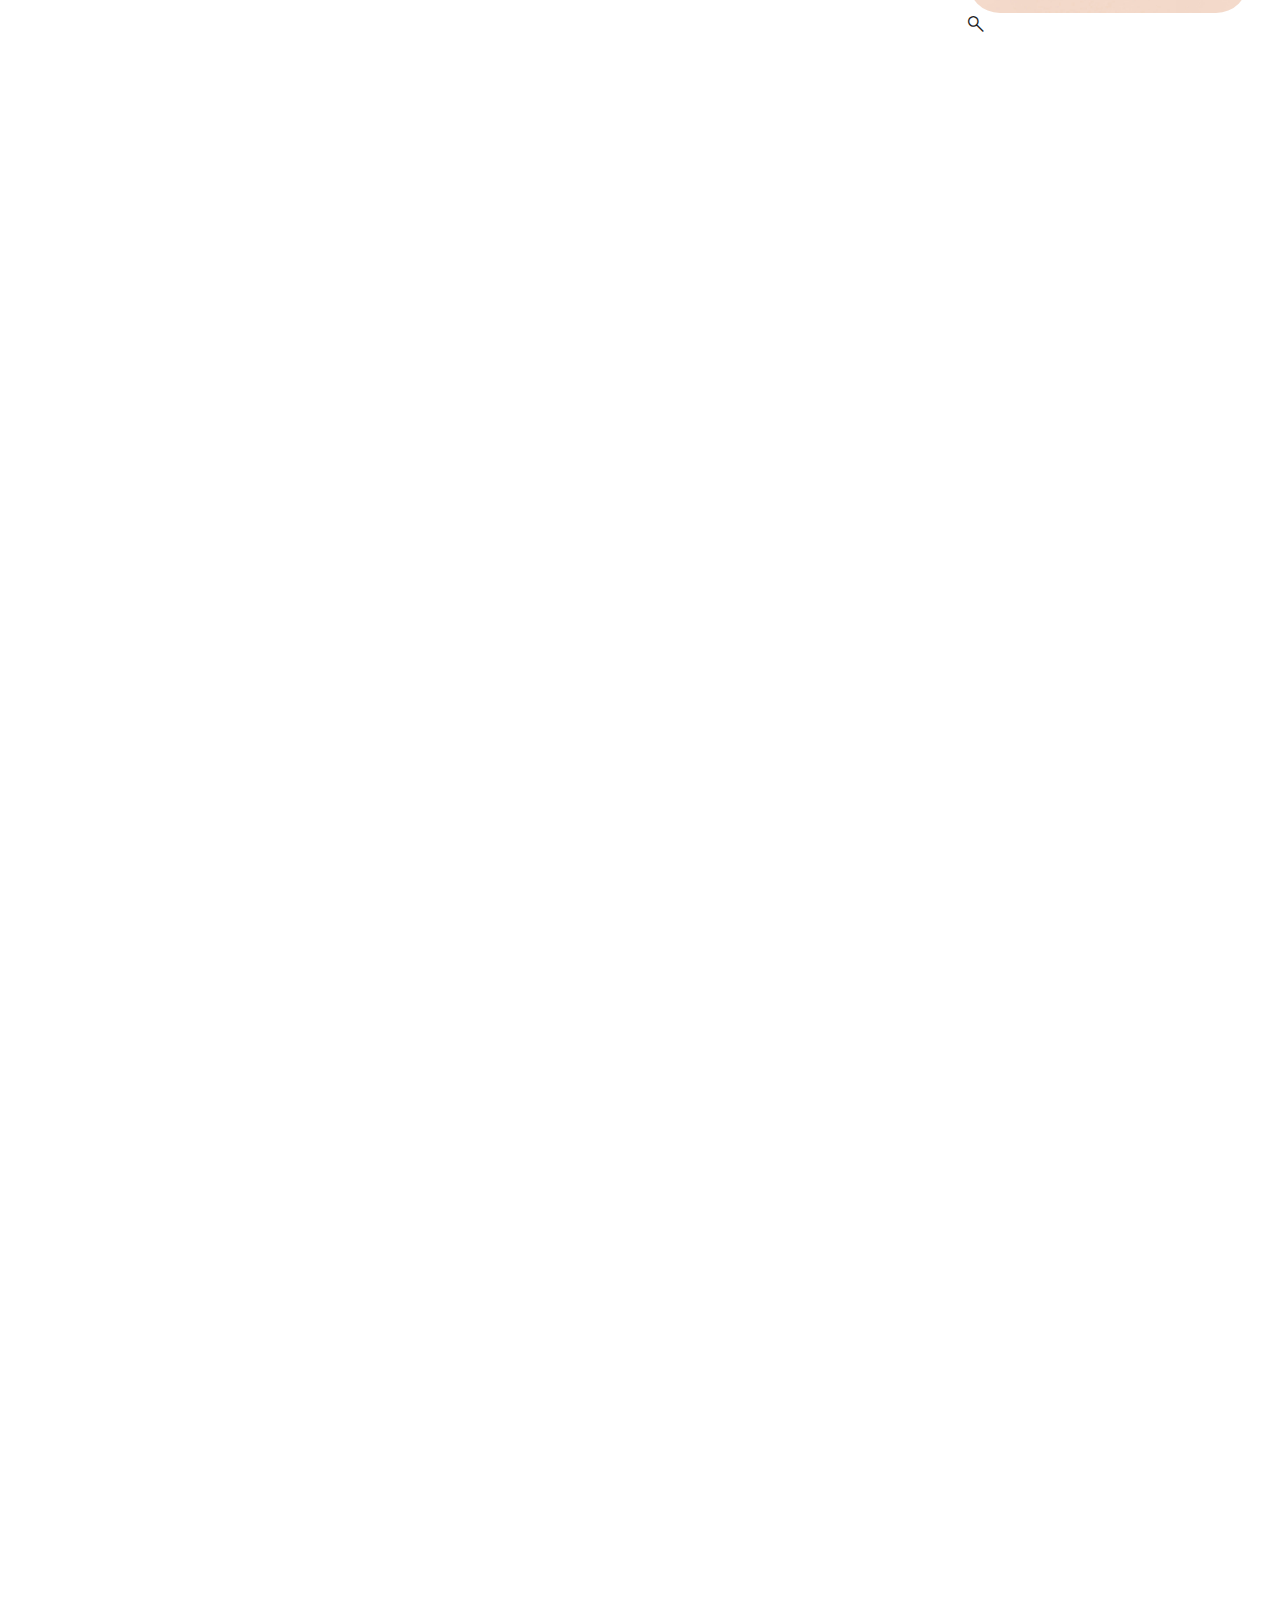
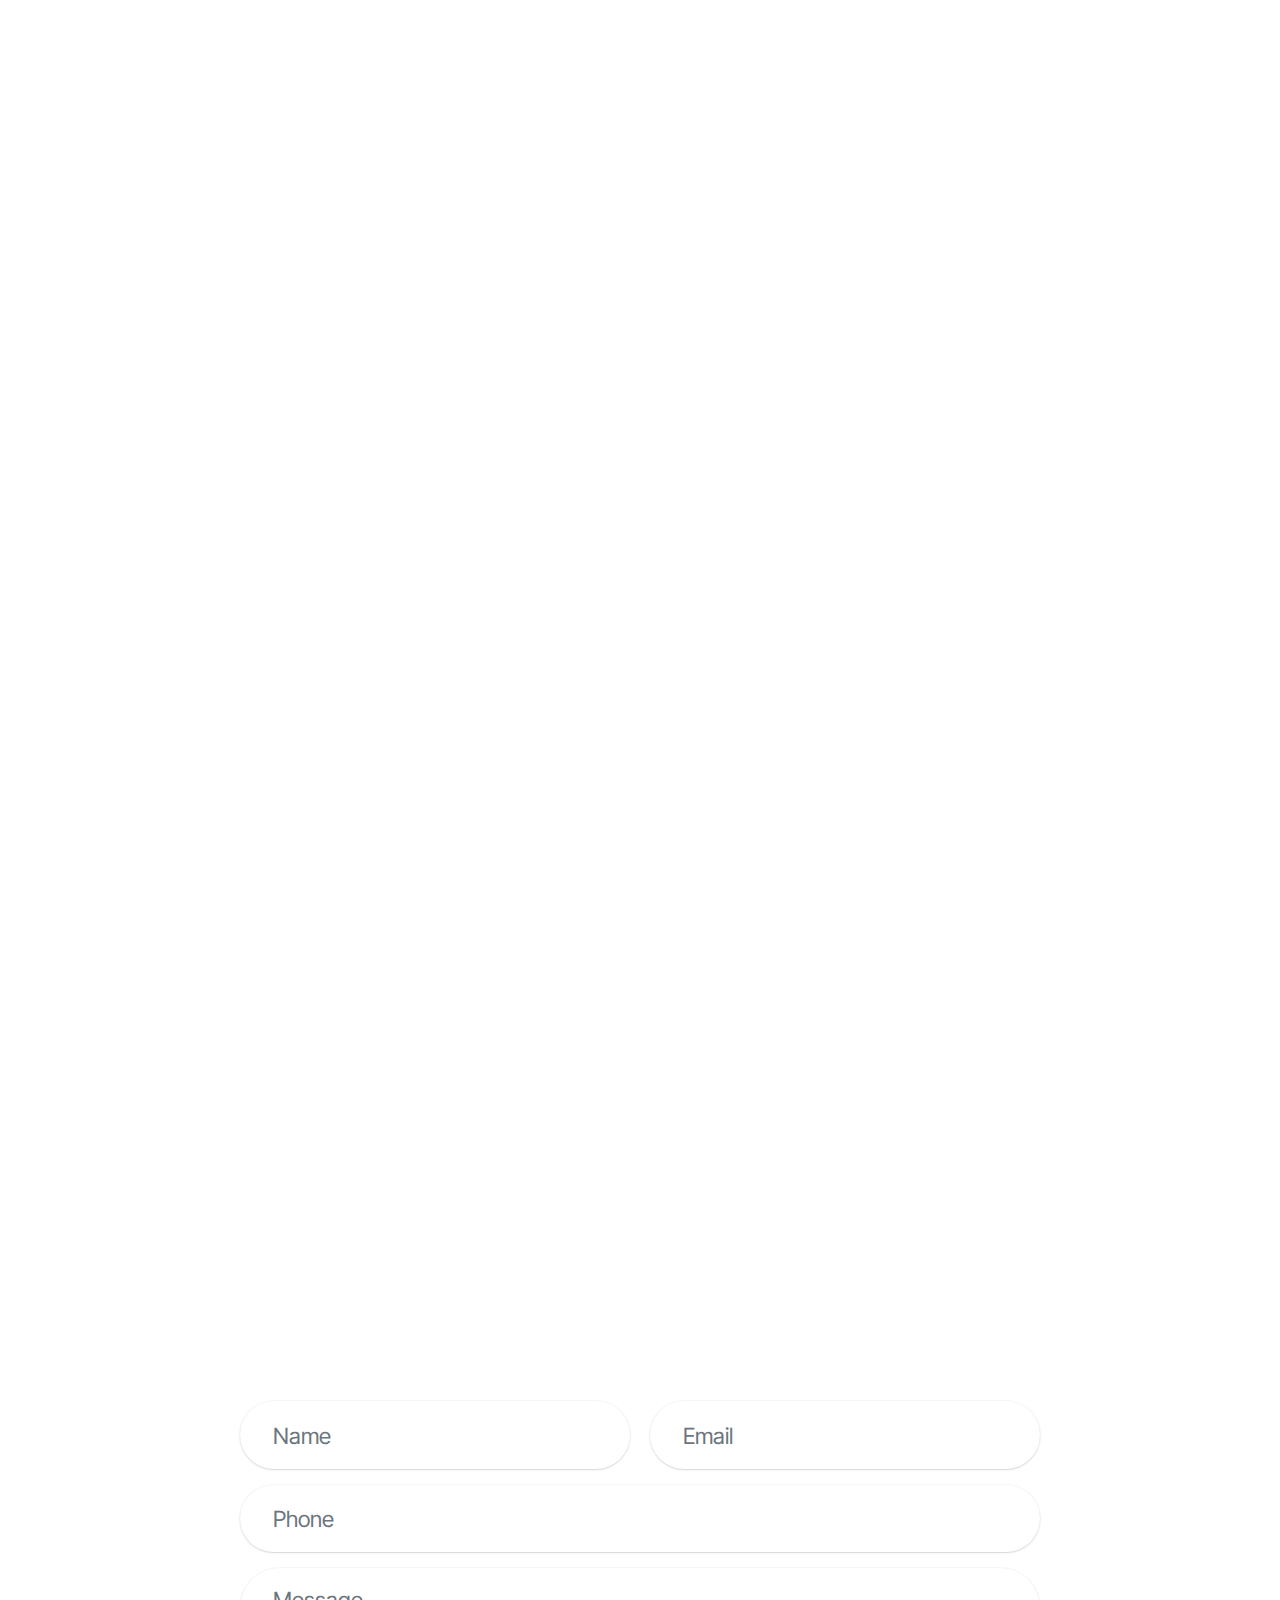
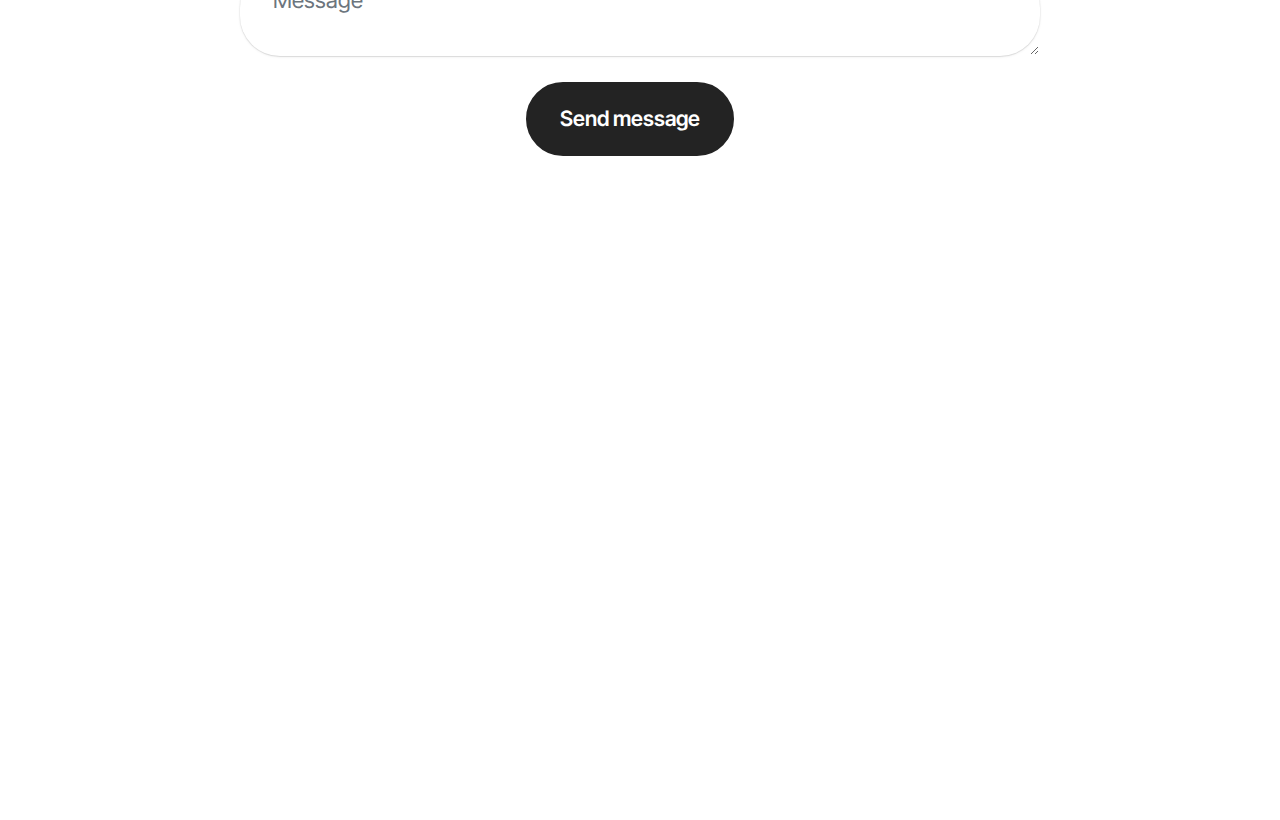
<file: page2.html>
<!DOCTYPE html>
<html  >
<head>
  <!-- Site made with Mobirise Website Builder v6.1.12, https://mobirise.com -->
  <meta charset="UTF-8">
  <meta http-equiv="X-UA-Compatible" content="IE=edge">
  <meta name="generator" content="Mobirise v6.1.12, mobirise.com">
  <meta name="viewport" content="width=device-width, initial-scale=1, minimum-scale=1">
  <link rel="shortcut icon" href="assets/images/logo2-96x96.png" type="image/x-icon">
  <meta name="description" content="">
  
  
  <title>Shop</title>
  <link rel="stylesheet" href="assets/web/assets/mobirise-icons2/mobirise2.css">
  <link rel="stylesheet" href="assets/bootstrap/css/bootstrap.min.css">
  <link rel="stylesheet" href="assets/animatecss/animate.css">
  <link rel="stylesheet" href="assets/dropdown/css/style.css">
  <link rel="stylesheet" href="assets/theme/css/style.css">
  <link rel="stylesheet" href="assets/gallery/style.css">
  <link rel="preload" href="https://fonts.googleapis.com/css?family=Inter+Tight:100,200,300,400,500,600,700,800,900,100i,200i,300i,400i,500i,600i,700i,800i,900i&display=swap" as="style" onload="this.onload=null;this.rel='stylesheet'">
  <noscript><link rel="stylesheet" href="https://fonts.googleapis.com/css?family=Inter+Tight:100,200,300,400,500,600,700,800,900,100i,200i,300i,400i,500i,600i,700i,800i,900i&display=swap"></noscript>
  <link rel="preload" as="style" href="assets/mobirise/css/mbr-additional.css?v=qBNxnU"><link rel="stylesheet" href="assets/mobirise/css/mbr-additional.css?v=qBNxnU" type="text/css">

  
  
  
</head>
<body>
  
  <section data-bs-version="5.1" class="menu menu2 cid-v6yvmOb8EP" once="menu" id="menu02-1v">
	

	<nav class="navbar navbar-dropdown navbar-fixed-top navbar-expand-lg">
		<div class="container">
			<div class="navbar-brand">
				<span class="navbar-logo">
					<a href="https://mobirise.com">
						<img src="assets/images/logo2-96x96.png" alt="Mobirise Website Builder" style="height: 3rem;">
					</a>
				</span>
				<span class="navbar-caption-wrap"><a class="navbar-caption text-black text-primary display-4" href="index.html#header05-1">Banibuba</a></span>
			</div>
			<button class="navbar-toggler" type="button" data-toggle="collapse" data-bs-toggle="collapse" data-target="#navbarSupportedContent" data-bs-target="#navbarSupportedContent" aria-controls="navbarNavAltMarkup" aria-expanded="false" aria-label="Toggle navigation">
				<div class="hamburger">
					<span></span>
					<span></span>
					<span></span>
					<span></span>
				</div>
			</button>
			<div class="collapse navbar-collapse" id="navbarSupportedContent">
				<ul class="navbar-nav nav-dropdown" data-app-modern-menu="true"><li class="nav-item">
						<a class="nav-link link text-black text-primary display-4" href="index.html#contacts02-9">Home</a>
					</li><li class="nav-item">
						<a class="nav-link link text-black text-primary display-4" href="index.html#header01-7">Blog</a>
					</li>
					<li class="nav-item">
						<a class="nav-link link text-black text-primary display-4" href="index.html#features04-w" aria-expanded="false">Shop</a>
					</li>
					<li class="nav-item"><a class="nav-link link text-black text-primary display-4" href="index.html#contacts02-9">About</a></li><li class="nav-item"><a class="nav-link link text-black text-primary display-4" href="index.html#contacts02-9">Contacts</a></li></ul>
				
				<div class="navbar-buttons mbr-section-btn"><a class="btn btn-primary display-4" href="index.html#form02-6"> Start now</a></div>
			</div>
		</div>
	</nav>
</section>

<section data-bs-version="5.1" class="header5 cid-v6yvmPcinH" id="header05-1w">
	

	
	
	<div class="topbg"></div>
	<div class="align-center container">
		<div class="row justify-content-center">
			<div class="col-md-12 col-lg-9">
				<h1 class="mbr-section-title mbr-fonts-style mb-4 display-1"><strong>Welcome to Banibuba</strong></h1>
				<p class="mbr-text mbr-fonts-style mb-4 display-7">Welcome to Banibuba Original Bracelets. Each piece is meticulously handcrafted by us, drawing inspiration from traditional auspicious patterns. Blessings of prosperity, fortune, and peace are woven into each design, transforming them into wearable art for the wrist. More than accessories, these bracelets are personal cultural keepsakes that accompany you through daily life. Here, Eastern aesthetics find a contemporary expression. May you discover here a unique blend of craftsmanship and heartfelt blessing.<br></p>
				<div class="mbr-section-btn mt-3"><a class="btn btn-primary display-7" href="index.html#form02-6">Learn more</a></div>
			</div>
		</div>
		<div class="row mt-5 justify-content-center">
			<div class="col-12 col-lg-12">
				<img src="assets/images/banner01-1600x900.jpg" alt="Mobirise Website Builder" title="">
			</div>
		</div>
	</div>
</section>

<section data-bs-version="5.1" class="features4 cid-v6yvmPTzkH" id="features04-1x">
	
	
	<div class="container">
		<div class="row justify-content-center">
			<div class="col-12 content-head">
				<div class="mbr-section-head mb-5">
					<h4 class="mbr-section-title mbr-fonts-style align-center mb-0 display-2"><strong>Our Services</strong></h4>
					<h5 class="mbr-section-subtitle mbr-fonts-style align-center mb-0 mt-4 display-7">Hover over pictures to add more cards or rearrange them with the Tools panel. Add multiple cards by selecting multiple images. You can set the number of columns in Block Parameters.</h5>
					
				</div>
			</div>
		</div>
		<div class="row">
			
			<div class="item features-image col-12 col-md-6 col-lg-4 active">
				<div class="item-wrapper">
					<div class="item-img">
						<img src="assets/images/gallery03.jpg" alt="Mobirise Website Builder" data-slide-to="1" data-bs-slide-to="1">
					</div>
					<div class="item-content">
						<h5 class="item-title mbr-fonts-style display-5">
							<strong>Marketing</strong>
						</h5>
						
						<p class="mbr-text mbr-fonts-style display-7">
							Service Description. You can show/hide the title, subtitle, text, button in the Block Parameters
						</p>
						<div class="mbr-section-btn item-footer"><a href="" class="btn item-btn btn-primary display-7">Learn more</a></div>
					</div>

				</div>
			</div>
			<div class="item features-image col-12 col-md-6 col-lg-4">
				<div class="item-wrapper">
					<div class="item-img">
						<img src="assets/images/gallery02.jpg" alt="Mobirise Website Builder" data-slide-to="2" data-bs-slide-to="2">
					</div>
					<div class="item-content">
						<h5 class="item-title mbr-fonts-style display-5">
							<strong>Branding</strong>
						</h5>
						
						<p class="mbr-text mbr-fonts-style display-7">
							Service Description. You can show/hide the title, subtitle, text, button in the Block Parameters<br>
						</p>
						<div class="mbr-section-btn item-footer"><a href="" class="btn item-btn btn-primary display-7">Learn more</a></div>
					</div>
				</div>
			</div><div class="item features-image col-12 col-md-6 col-lg-4">
				<div class="item-wrapper">
					<div class="item-img">
						<img src="assets/images/gallery05.jpg" alt="Mobirise Website Builder" data-slide-to="0" data-bs-slide-to="0">
					</div>
					<div class="item-content">
						<h5 class="item-title mbr-fonts-style display-5">
							<strong>Promotion</strong>
						</h5>
						
						<p class="mbr-text mbr-fonts-style display-7">
							Service Description. You can show/hide the title, subtitle, text, button in the Block Parameters
						</p>
						<div class="mbr-section-btn item-footer"><a href="" class="btn item-btn btn-primary display-7">Learn more</a></div>
					</div>
				</div>
			</div>
		</div>
	</div>
</section>

<section data-bs-version="5.1" class="gallery1 mbr-gallery cid-v6yvmQQble" id="gallery02-1y">
    

    
    

    <div class="container-fluid">
        <div class="row justify-content-center">
            <div class="col-12 content-head">
                <div class="mbr-section-head mb-5">
                    <h3 class="mbr-section-title mbr-fonts-style align-center m-0 display-2"><strong>Gallery with Masonry Grid and Popup Slider</strong></h3>
                    <h4 class="mbr-section-subtitle mbr-fonts-style align-center mb-0 mt-4 display-7">Use images of different sizes in this gallery. Click on the image to change it. Click on the + (Add Items) button to add multiple pictures at once.</h4>
                </div>
            </div>
        </div>
        <div class="row mbr-gallery mbr-masonry" data-masonry="{&quot;percentPosition&quot;: true }">
            <div class="col-12 col-md-6 col-lg-3 item gallery-image">
                <div class="item-wrapper" data-toggle="modal" data-bs-toggle="modal" data-target="#v80nYAqJvn-modal" data-bs-target="#v80nYAqJvn-modal">
                    <img class="w-100" src="assets/images/gallery03.jpg" alt="Mobirise Website Builder" data-slide-to="0" data-bs-slide-to="0" data-target="#lb-v80nYAqJvn" data-bs-target="#lb-v80nYAqJvn">
                    <div class="icon-wrapper">
                        <span class="mobi-mbri mobi-mbri-search mbr-iconfont mbr-iconfont-btn"></span>
                    </div>
                </div>
                
            </div>
            <div class="col-12 col-md-6 col-lg-3 item gallery-image">
                <div class="item-wrapper" data-toggle="modal" data-bs-toggle="modal" data-target="#v80nYAqJvn-modal" data-bs-target="#v80nYAqJvn-modal">
                    <img class="w-100" src="assets/images/gallery13.jpg" alt="Mobirise Website Builder" data-slide-to="1" data-bs-slide-to="1" data-target="#lb-v80nYAqJvn" data-bs-target="#lb-v80nYAqJvn">
                    <div class="icon-wrapper">
                        <span class="mobi-mbri mobi-mbri-search mbr-iconfont mbr-iconfont-btn"></span>
                    </div>
                </div>
                
            </div>
            <div class="col-12 col-md-6 col-lg-3 item gallery-image">
                <div class="item-wrapper" data-toggle="modal" data-bs-toggle="modal" data-target="#v80nYAqJvn-modal" data-bs-target="#v80nYAqJvn-modal">
                    <img class="w-100" src="assets/images/gallery10.jpg" alt="Mobirise Website Builder" data-slide-to="2" data-bs-slide-to="2" data-target="#lb-v80nYAqJvn" data-bs-target="#lb-v80nYAqJvn">
                    <div class="icon-wrapper">
                        <span class="mobi-mbri mobi-mbri-search mbr-iconfont mbr-iconfont-btn"></span>
                    </div>
                </div>
                
            </div>
            <div class="col-12 col-md-6 col-lg-3 item gallery-image">
                <div class="item-wrapper" data-toggle="modal" data-bs-toggle="modal" data-target="#v80nYAqJvn-modal" data-bs-target="#v80nYAqJvn-modal">
                    <img class="w-100" src="assets/images/gallery08.jpg" alt="Mobirise Website Builder" data-slide-to="3" data-bs-slide-to="3" data-target="#lb-v80nYAqJvn" data-bs-target="#lb-v80nYAqJvn">
                    <div class="icon-wrapper">
                        <span class="mobi-mbri mobi-mbri-search mbr-iconfont mbr-iconfont-btn"></span>
                    </div>
                </div>
                
            </div>
            <div class="col-12 col-md-6 col-lg-3 item gallery-image">
                <div class="item-wrapper" data-toggle="modal" data-bs-toggle="modal" data-target="#v80nYAqJvn-modal" data-bs-target="#v80nYAqJvn-modal">
                    <img class="w-100" src="assets/images/gallery06.jpg" alt="Mobirise Website Builder" data-slide-to="4" data-bs-slide-to="4" data-target="#lb-v80nYAqJvn" data-bs-target="#lb-v80nYAqJvn">
                    <div class="icon-wrapper">
                        <span class="mobi-mbri mobi-mbri-search mbr-iconfont mbr-iconfont-btn"></span>
                    </div>
                </div>
                
            </div>
            <div class="col-12 col-md-6 col-lg-3 item gallery-image">
                <div class="item-wrapper" data-toggle="modal" data-bs-toggle="modal" data-target="#v80nYAqJvn-modal" data-bs-target="#v80nYAqJvn-modal">
                    <img class="w-100" src="assets/images/gallery02.jpg" alt="Mobirise Website Builder" data-slide-to="5" data-bs-slide-to="5" data-target="#lb-v80nYAqJvn" data-bs-target="#lb-v80nYAqJvn">
                    <div class="icon-wrapper">
                        <span class="mobi-mbri mobi-mbri-search mbr-iconfont mbr-iconfont-btn"></span>
                    </div>
                </div>
                
            </div>
            <div class="col-12 col-md-6 col-lg-3 item gallery-image">
                <div class="item-wrapper" data-toggle="modal" data-bs-toggle="modal" data-target="#v80nYAqJvn-modal" data-bs-target="#v80nYAqJvn-modal">
                    <img class="w-100" src="assets/images/gallery01.jpg" alt="Mobirise Website Builder" data-slide-to="6" data-bs-slide-to="6" data-target="#lb-v80nYAqJvn" data-bs-target="#lb-v80nYAqJvn">
                    <div class="icon-wrapper">
                        <span class="mobi-mbri mobi-mbri-search mbr-iconfont mbr-iconfont-btn"></span>
                    </div>
                </div>
                
            </div><div class="col-12 col-md-6 col-lg-3 item gallery-image">
                <div class="item-wrapper" data-toggle="modal" data-bs-toggle="modal" data-target="#v80nYAqJvn-modal" data-bs-target="#v80nYAqJvn-modal">
                    <img class="w-100" src="assets/images/mbr-1280x1920.jpg" alt="Mobirise Website Builder" data-slide-to="7" data-bs-slide-to="7" data-target="#lb-v80nYAqJvn" data-bs-target="#lb-v80nYAqJvn">
                    <div class="icon-wrapper">
                        <span class="mobi-mbri mobi-mbri-search mbr-iconfont mbr-iconfont-btn"></span>
                    </div>
                </div>
                
            </div>
        </div>

        <div class="modal mbr-slider" tabindex="-1" role="dialog" aria-hidden="true" id="v80nYAqJvn-modal">
            <div class="modal-dialog" role="document">
                <div class="modal-content">
                    <div class="modal-body">
                        <div class="carousel slide" id="lb-v80nYAqJvn" data-interval="5000" data-bs-interval="5000">
                            <div class="carousel-inner">
                                <div class="carousel-item active">
                                    <img class="d-block w-100" src="assets/images/gallery03.jpg" alt="Mobirise Website Builder">
                                </div>
                                <div class="carousel-item">
                                    <img class="d-block w-100" src="assets/images/gallery13.jpg" alt="Mobirise Website Builder">
                                </div>
                                <div class="carousel-item">
                                    <img class="d-block w-100" src="assets/images/gallery10.jpg" alt="Mobirise Website Builder">
                                </div>
                                <div class="carousel-item">
                                    <img class="d-block w-100" src="assets/images/gallery08.jpg" alt="Mobirise Website Builder">
                                </div>
                                <div class="carousel-item">
                                    <img class="d-block w-100" src="assets/images/gallery06.jpg" alt="Mobirise Website Builder">
                                </div>
                                <div class="carousel-item">
                                    <img class="d-block w-100" src="assets/images/gallery02.jpg" alt="Mobirise Website Builder">
                                </div>
                                <div class="carousel-item">
                                    <img class="d-block w-100" src="assets/images/gallery01.jpg" alt="Mobirise Website Builder">
                                </div><div class="carousel-item">
                                    <img class="d-block w-100" src="assets/images/mbr-1280x1920.jpg" alt="Mobirise Website Builder">
                                </div>
                            </div>
                            <ol class="carousel-indicators">
                                <li data-slide-to="0" data-bs-slide-to="0" class="active" data-target="#lb-v80nYAqJvn" data-bs-target="#lb-v80nYAqJvn"></li>
                                <li data-slide-to="1" data-bs-slide-to="1" data-target="#lb-v80nYAqJvn" data-bs-target="#lb-v80nYAqJvn"></li>
                                <li data-slide-to="2" data-bs-slide-to="2" data-target="#lb-v80nYAqJvn" data-bs-target="#lb-v80nYAqJvn"></li>
                                <li data-slide-to="3" data-bs-slide-to="3" data-target="#lb-v80nYAqJvn" data-bs-target="#lb-v80nYAqJvn"></li>
                                <li data-slide-to="4" data-bs-slide-to="4" data-target="#lb-v80nYAqJvn" data-bs-target="#lb-v80nYAqJvn"></li>
                                <li data-slide-to="5" data-bs-slide-to="5" data-target="#lb-v80nYAqJvn" data-bs-target="#lb-v80nYAqJvn"></li>
                                <li data-slide-to="6" data-bs-slide-to="6" data-target="#lb-v80nYAqJvn" data-bs-target="#lb-v80nYAqJvn"></li><li data-slide-to="7" data-bs-slide-to="7" data-target="#lb-v80nYAqJvn" data-bs-target="#lb-v80nYAqJvn"></li>
                            </ol>
                            <a role="button" href="" class="close" data-dismiss="modal" data-bs-dismiss="modal" aria-label="Close">
                            </a>
                            <a class="carousel-control-prev carousel-control" role="button" data-slide="prev" data-bs-slide="prev" href="#lb-v80nYAqJvn">
                                <span class="mobi-mbri mobi-mbri-arrow-prev" aria-hidden="true"></span>
                                <span class="sr-only visually-hidden">Previous</span>
                            </a>
                            <a class="carousel-control-next carousel-control" role="button" data-slide="next" data-bs-slide="next" href="#lb-v80nYAqJvn">
                                <span class="mobi-mbri mobi-mbri-arrow-next" aria-hidden="true"></span>
                                <span class="sr-only visually-hidden">Next</span>
                            </a>
                        </div>
                    </div>
                </div>
            </div>
        </div>
    </div>
</section>

<section data-bs-version="5.1" class="header09 cid-v6yvmUw3K6" id="header09-1z">
	
	
	<div class="container">
		<div class="row">
			<div class="content-wrap col-12 col-md-8">
				<h1 class="mbr-section-title mbr-fonts-style mbr-white mb-4 display-1"><strong>Unlock boundless possibilities</strong></h1>
				
				<p class="mbr-fonts-style mbr-text mbr-white mb-4 display-7">
					Mobirise Free Website Maker is perfect for non-techies and great for pro-coders for fast prototyping and small customers' projects.
				</p>
				<div class="mbr-section-btn"><a class="btn btn-white-outline display-7" href="https://mobiri.se">Learn more</a></div>
			</div>
		</div>
	</div>
</section>

<section data-bs-version="5.1" class="header7 cid-v6yvmV92Ho" id="header07-20">
  

  
  
  
  <div class="align-center container">
    <div class="row justify-content-center">
      <div class="col-md-12 col-lg-9 mb-5">
        <h1 class="mbr-section-title mbr-fonts-style display-1"><strong>Block with video</strong>
        </h1>
        <p class="mbr-text mbr-fonts-style mt-4 display-7">
          Click on the media content to replace it. In some blocks, you can change media content via Block Parameters.
        </p>
        
      </div>
    </div>

    <div class="row justify-content-center">
      <div class="mbr-figure col-12 col-md-12"><iframe class="mbr-embedded-video" src="https://www.youtube.com/embed/sGpPgQeEyOc?rel=0&amp;amp;mute=1&amp;showinfo=0&amp;autoplay=1&amp;loop=1&amp;playlist=sGpPgQeEyOc" width="1280" height="720" frameborder="0" allowfullscreen></iframe></div>
    </div>
  </div>
</section>

<section data-bs-version="5.1" class="header1 cid-v6yvmVEcvV" id="header01-21">
	

	
	

	<div class="container">
		<div class="row justify-content-center">
			<div class="col-12 col-md-12 col-lg-7 image-wrapper">
				<img class="w-100" src="assets/images/gallery01.jpg" alt="Mobirise Website Builder">
			</div>
			<div class="col-12 col-lg col-md-12">
				<div class="text-wrapper align-left">
					<h1 class="mbr-section-title mbr-fonts-style mb-4 display-2"><strong>About us</strong></h1>
					<p class="mbr-text mbr-fonts-style mb-4 display-7">
						Most blocks can be used with various types of backgrounds: color, pictures, or videos. It can be set in Block Parameters.&nbsp;You can show/hide the title, subtitle, text, button in the Block Parameters (blue gear icon at the top right corner of the block).&nbsp;</p>
					<div class="mbr-section-btn mt-3"><a class="btn btn-primary display-7" href="https://mobiri.se">Start now</a></div>
				</div>
			</div>
		</div>
	</div>
</section>

<section data-bs-version="5.1" class="features15 cid-v6yvmW3UF1" id="features015-22">
	

	
	
	<div class="container">
		<div class="mbr-section-head mb-5">
			<h4 class="mbr-section-title mbr-fonts-style align-center mb-0 display-2">
			  <strong>Why us?</strong></h4>
			
		  </div>
		<div class="row justify-content-center">
			<div class="item features-without-image col-12 col-lg-4">
				<div class="item-wrapper">
					<div class="img-wrapper">
						<img src="assets/images/shop1.jpg" alt="Mobirise Website Builder">
					</div>
					<div class="card-box">
						<h4 class="card-title mbr-fonts-style mb-3 display-5">
							<strong>Free</strong></h4>
						<h5 class="card-text mbr-fonts-style display-7">
							Mobirise is a free website builder. Mobirise is a free website builder. Mobirise is a free website builder.</h5>
					</div>
				</div>
			</div>
			<div class="item features-without-image col-12 col-lg-4">
				<div class="item-wrapper">
					<div class="img-wrapper">
						<img src="assets/images/shop2.jpg" alt="Mobirise Website Builder">
					</div>
					<div class="card-box">
						<h4 class="card-title mbr-fonts-style mb-3 display-5">
							<strong>Easy</strong></h4>
						<h5 class="card-text mbr-fonts-style display-7">
							Create landing pages with ease. Create landing pages with ease. Create landing pages with ease.<br><br></h5>
					</div>
				</div>
			</div>
			<div class="item features-without-image col-12 col-lg-4">
				<div class="item-wrapper">
					<div class="img-wrapper">
						<img src="assets/images/shop3.jpg" alt="Mobirise Website Builder">
					</div>
					<div class="card-box">
						<h4 class="card-title mbr-fonts-style mb-3 display-5">
							<strong>Beautiful</strong></h4>
						<h5 class="card-text mbr-fonts-style display-7">
							Build a website with Mobirise. Build a web page with Mobirise. Create a website with Mobirise.</h5>
					</div>
				</div>
			</div>
		</div>
	</div>
</section>

<section data-bs-version="5.1" class="form5 cid-v6yvmWDATx" id="form02-23">
    
    
    <div class="container">
        <div class="mbr-section-head mb-5">
            <h3 class="mbr-section-title mbr-fonts-style align-center mb-0 display-2">
                <strong>Contact Form</strong></h3>
            <h4 class="mbr-section-subtitle mbr-fonts-style align-center mb-0 mt-4 display-7">To change your notification email, click on any form field below.
<div>The number of submissions is limited to 10 per day without the Form Builder.</div></h4>
        </div>
        <div class="row justify-content-center mt-4">
            <div class="col-lg-8 mx-auto mbr-form" data-form-type="formoid">
                <form action="https://mobirise.eu/" method="POST" class="mbr-form form-with-styler" data-form-title="Form Name"><input type="hidden" name="email" data-form-email="true" value="5xqgQeFxngbdV2PybNPh9bCR9vSaNHYaARax4W6P2/LWuQ1TFwEFW6/EefTkU3sT0LHJmY3y+vpqLCAdDsj/4x21IiK6HSVWbO3ZwENGAA6ORZBLhXBOowRJpnsUD/Y/">
                    <div class="row">
                        <div hidden="hidden" data-form-alert="" class="alert alert-success col-12">Thanks for filling out the form!</div>
                        <div hidden="hidden" data-form-alert-danger="" class="alert alert-danger col-12">
                            Oops...! some problem!
                        </div>
                    </div>
                    <div class="dragArea row">
                        <div class="col-md col-sm-12 form-group mb-3" data-for="name">
                            <input type="text" name="name" placeholder="Name" data-form-field="name" class="form-control" value="" id="name-form02-23">
                        </div>
                        <div class="col-md col-sm-12 form-group mb-3" data-for="email">
                            <input type="email" name="email" placeholder="Email" data-form-field="email" class="form-control" value="" id="email-form02-23">
                        </div>
                        <div class="col-12 form-group mb-3" data-for="phone">
                            <input type="tel" name="phone" placeholder="Phone" data-form-field="phone" class="form-control" value="" id="phone-form02-23">
                        </div>
                        <div class="col-12 form-group mb-3" data-for="textarea">
                            <textarea name="textarea" placeholder="Message" data-form-field="textarea" class="form-control" id="textarea-form02-23"></textarea>
                        </div>
                        <div class="col-lg-12 col-md-12 col-sm-12 align-center mbr-section-btn">
                            <button type="submit" class="btn btn-primary display-7">Send message</button>
                        </div>
                    </div>
                </form>
            </div>
        </div>
    </div>
</section>

<section data-bs-version="5.1" class="contacts2 map1 cid-v6yvmWZZOp" id="contacts02-24">

    

    
    <div class="container">
        <div class="mbr-section-head mb-5">
            <h3 class="mbr-section-title mbr-fonts-style align-center mb-0 display-2">
                <strong>Contacts</strong>
            </h3>
            
        </div>
        <div class="row justify-content-center mt-4">
            <div class="card col-12 col-md-5">
                <div class="card-wrapper">
                    <div class="text-wrapper">
                        <h5 class="cardTitle mbr-fonts-style mb-2 display-5">
                        <strong>Get in touch</strong></h5>
                    <ul class="list mbr-fonts-style display-7">
                        <li class="mbr-text item-wrap"><span style="font-size: 1.4rem;">Phone: </span><a href="tel:+12345678910" class="text-primary" style="font-size: 1.4rem;">0 (800) 123 45 67</a><br></li>
                        <li class="mbr-text item-wrap">WhatsApp: <a href="https://wa.me/12345678910" class="text-primary">0 (800) 123 45 67</a></li>
                        <li class="mbr-text item-wrap">Email: <a href="mailto:info@site.com" class="text-primary">info@site.com</a></li><li class="mbr-text item-wrap"><br></li>
                        <li class="mbr-text item-wrap">Address: </li><li class="mbr-text item-wrap">350 5th Ave, New York, NY 10118</li><li class="mbr-text item-wrap"><span style="font-size: 1.4rem;">Working hours:</span><br></li><li class="mbr-text item-wrap">9:00AM - 6:00PM</li>
                    </ul>
                    </div>
                </div>
            </div>
            <div class="map-wrapper col-12 col-md-7">
                <div class="google-map"><iframe frameborder="0" style="border:0" src="https://www.google.com/maps/embed?pb=!1m14!1m8!1m3!1d6045.3003145248895!2d-73.9884657!3d40.7477229!3m2!1i1024!2i768!4f13.1!3m3!1m2!1s0x89c259a9ac1f1b85%3A0x7e33d1c0e7af3be4!2zMzUwIDV0aCBBdmUsIE5ldyBZb3JrLCBOWSAxMDExOCwg0KHQqNCQ!5e0!3m2!1sru!2sru!4v1689597362021!5m2!1sen!2sen" allowfullscreen=""></iframe></div>
            </div>
        </div>
    </div>
</section><section class="display-7" style="padding: 0;align-items: center;justify-content: center;flex-wrap: wrap;    align-content: center;display: flex;position: relative;height: 4rem;"><a href="https://mobiri.se/4386621" style="flex: 1 1;height: 4rem;position: absolute;width: 100%;z-index: 1;"><img alt="" style="height: 4rem;" src="[data-uri]"></a><p style="margin: 0;text-align: center;" class="display-7">&#8204;</p><a style="z-index:1" href="https://mobirise.com/builder/ai-website-generator.html">AI Website Generator</a></section><script src="assets/bootstrap/js/bootstrap.bundle.min.js"></script>  <script src="assets/smoothscroll/smooth-scroll.js"></script>  <script src="assets/ytplayer/index.js"></script>  <script src="assets/dropdown/js/navbar-dropdown.js"></script>  <script src="assets/masonry/masonry.pkgd.min.js"></script>  <script src="assets/imagesloaded/imagesloaded.pkgd.min.js"></script>  <script src="assets/theme/js/script.js"></script>  <script src="assets/gallery/player.min.js"></script>  <script src="assets/gallery/script.js"></script>  <script src="assets/formoid/formoid.min.js"></script>  
  
  
  <input name="animation" type="hidden">
  </body>
</html>
</file>
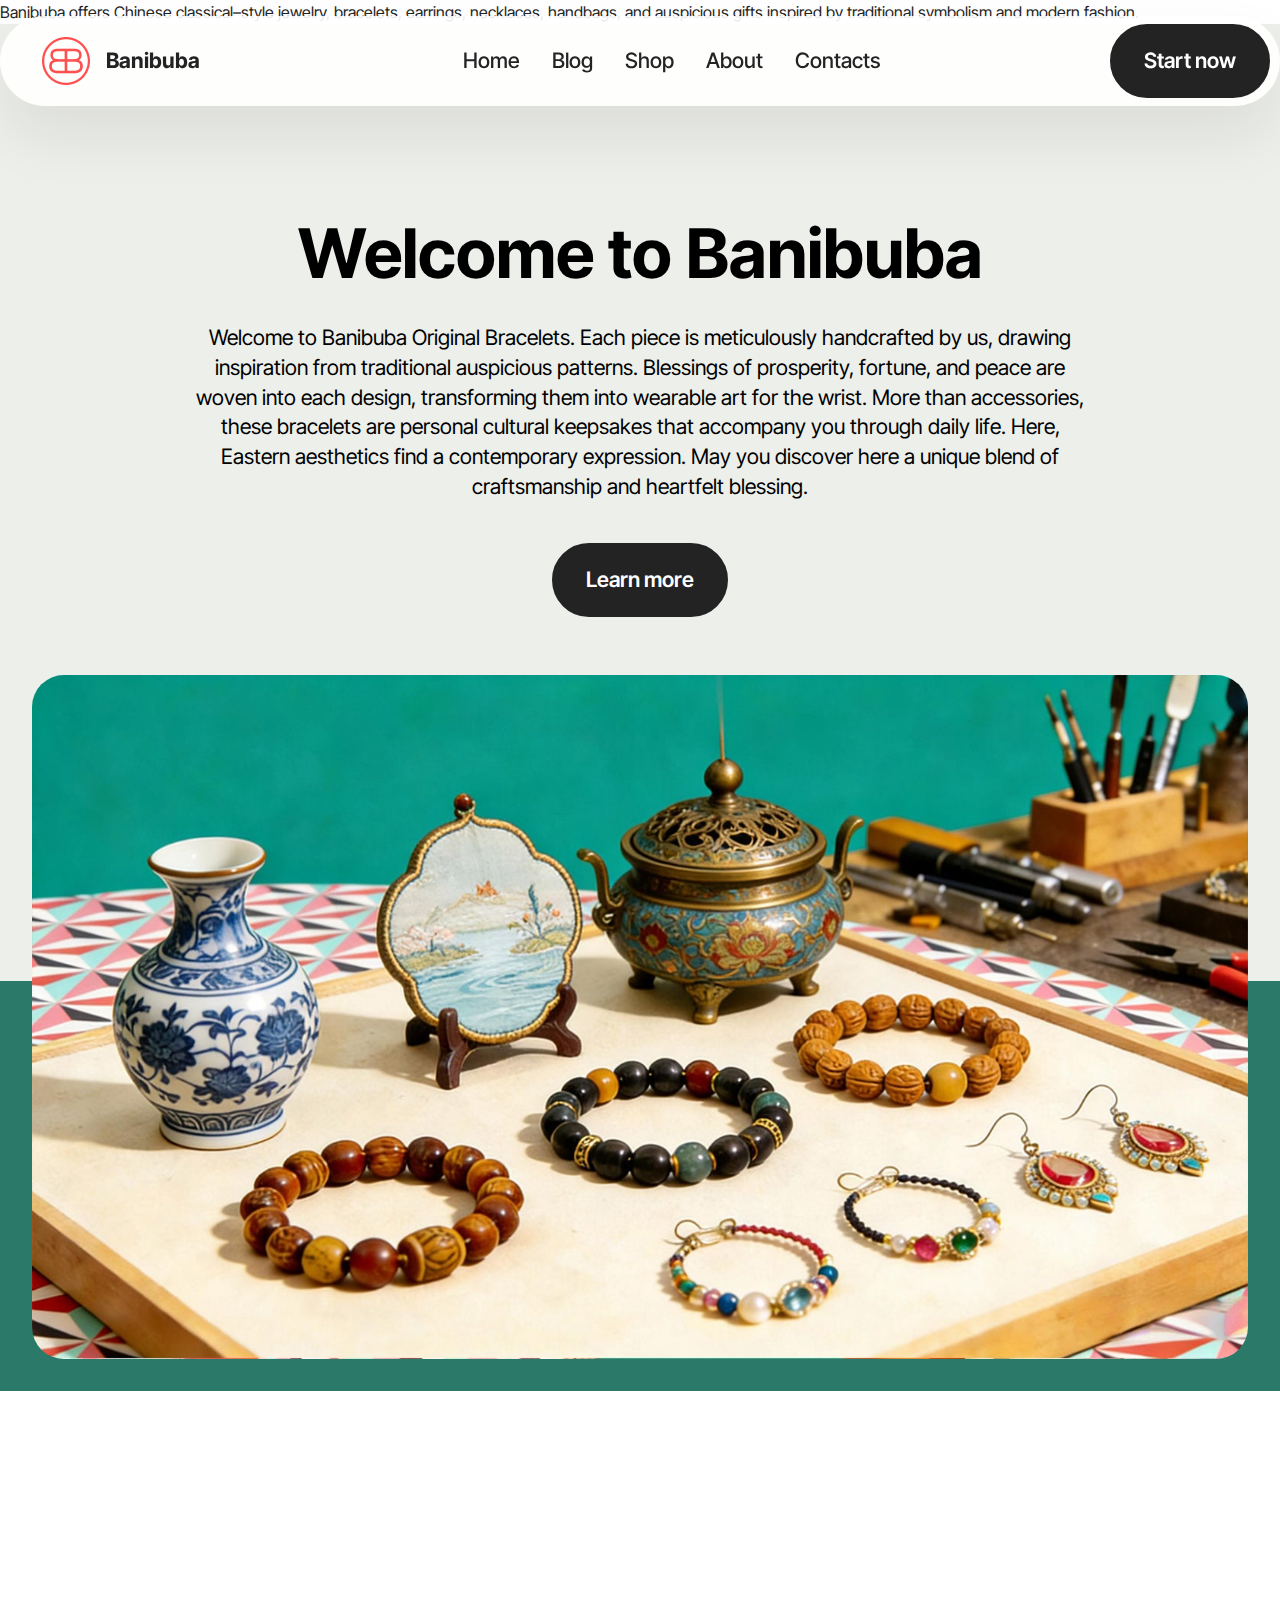
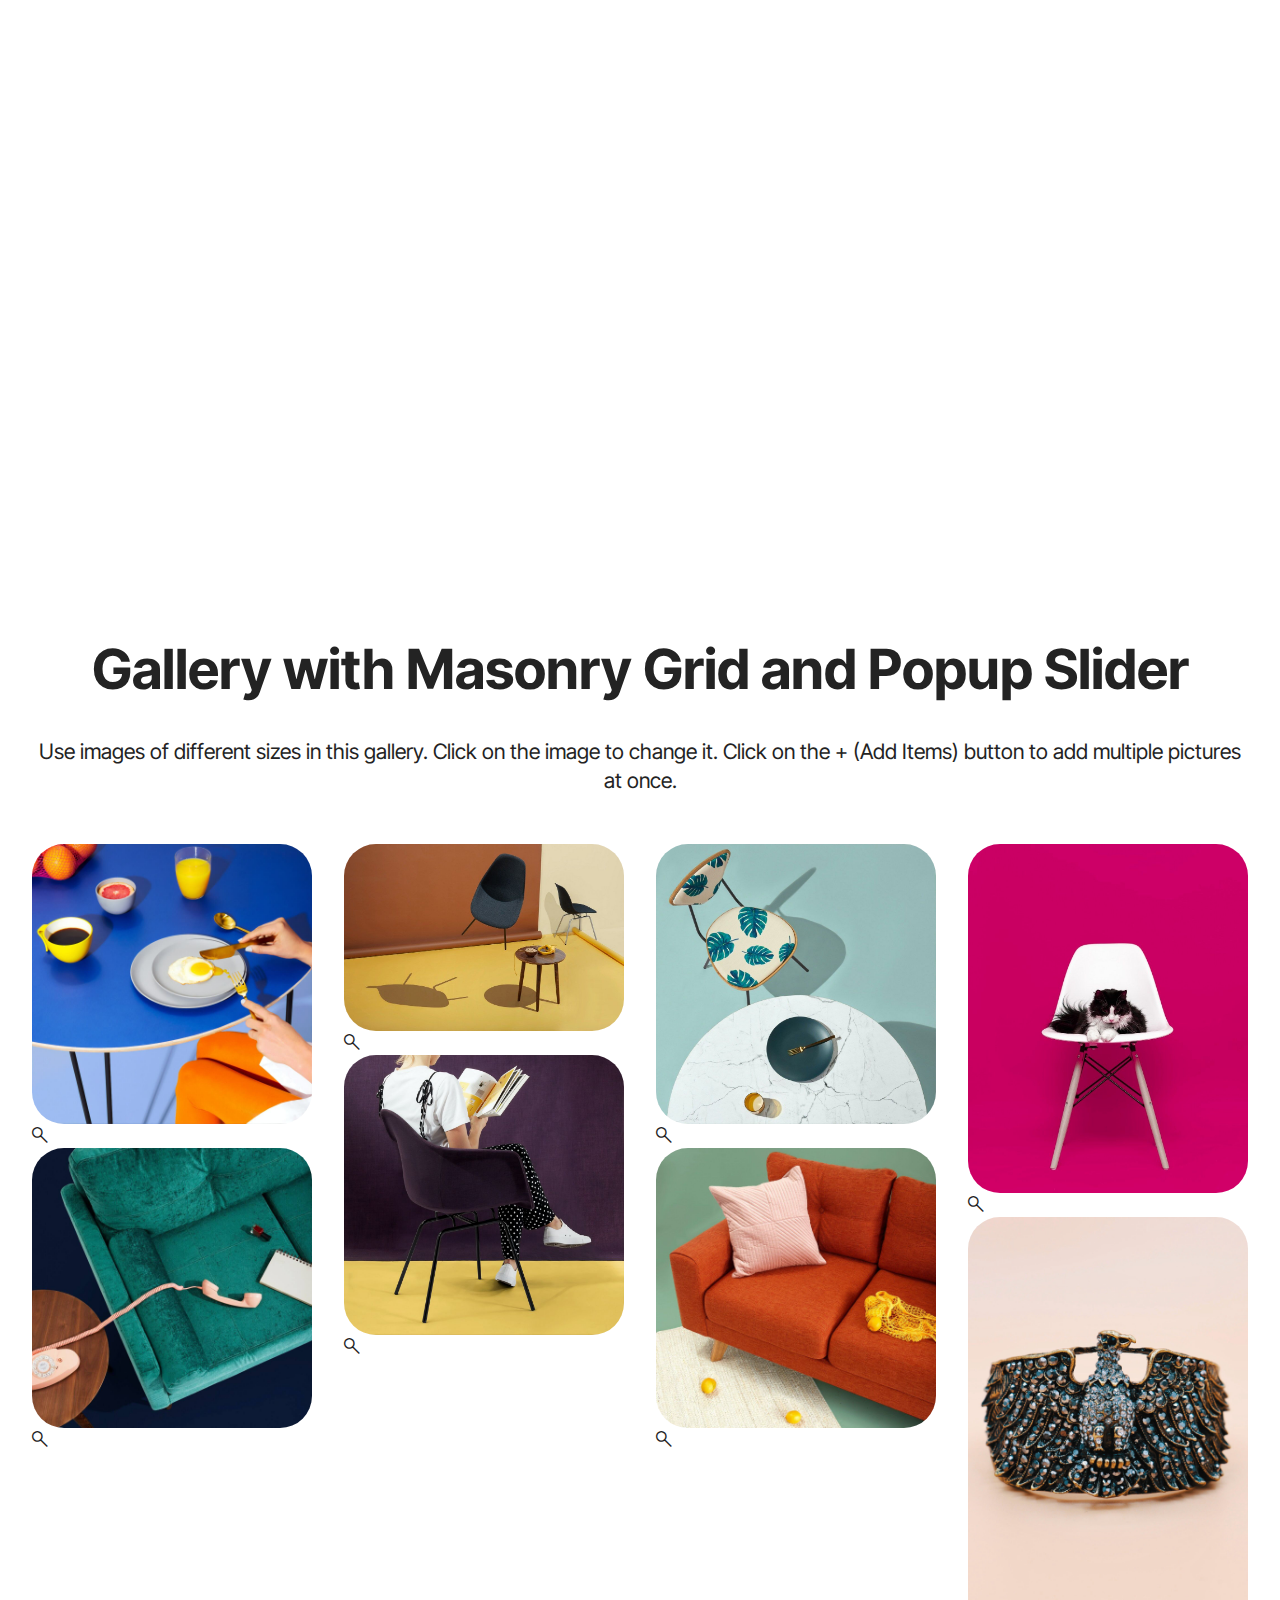
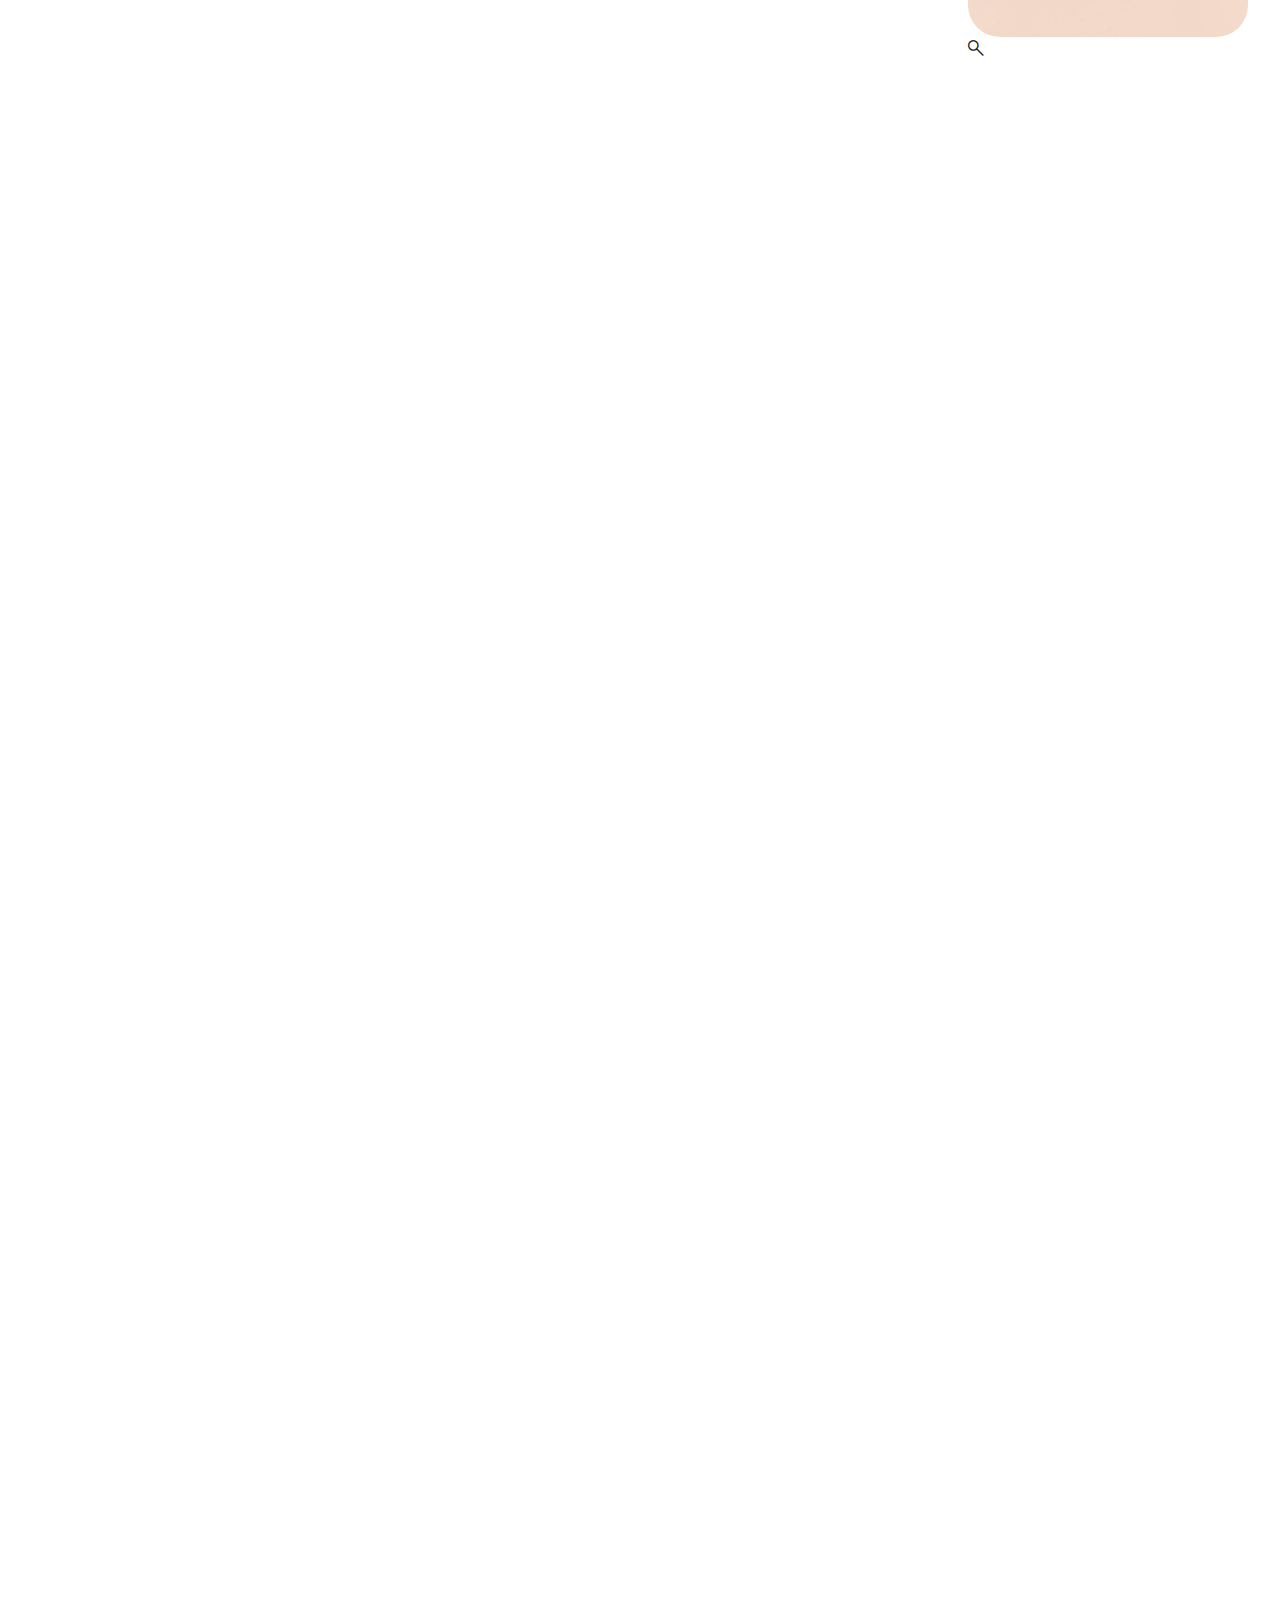
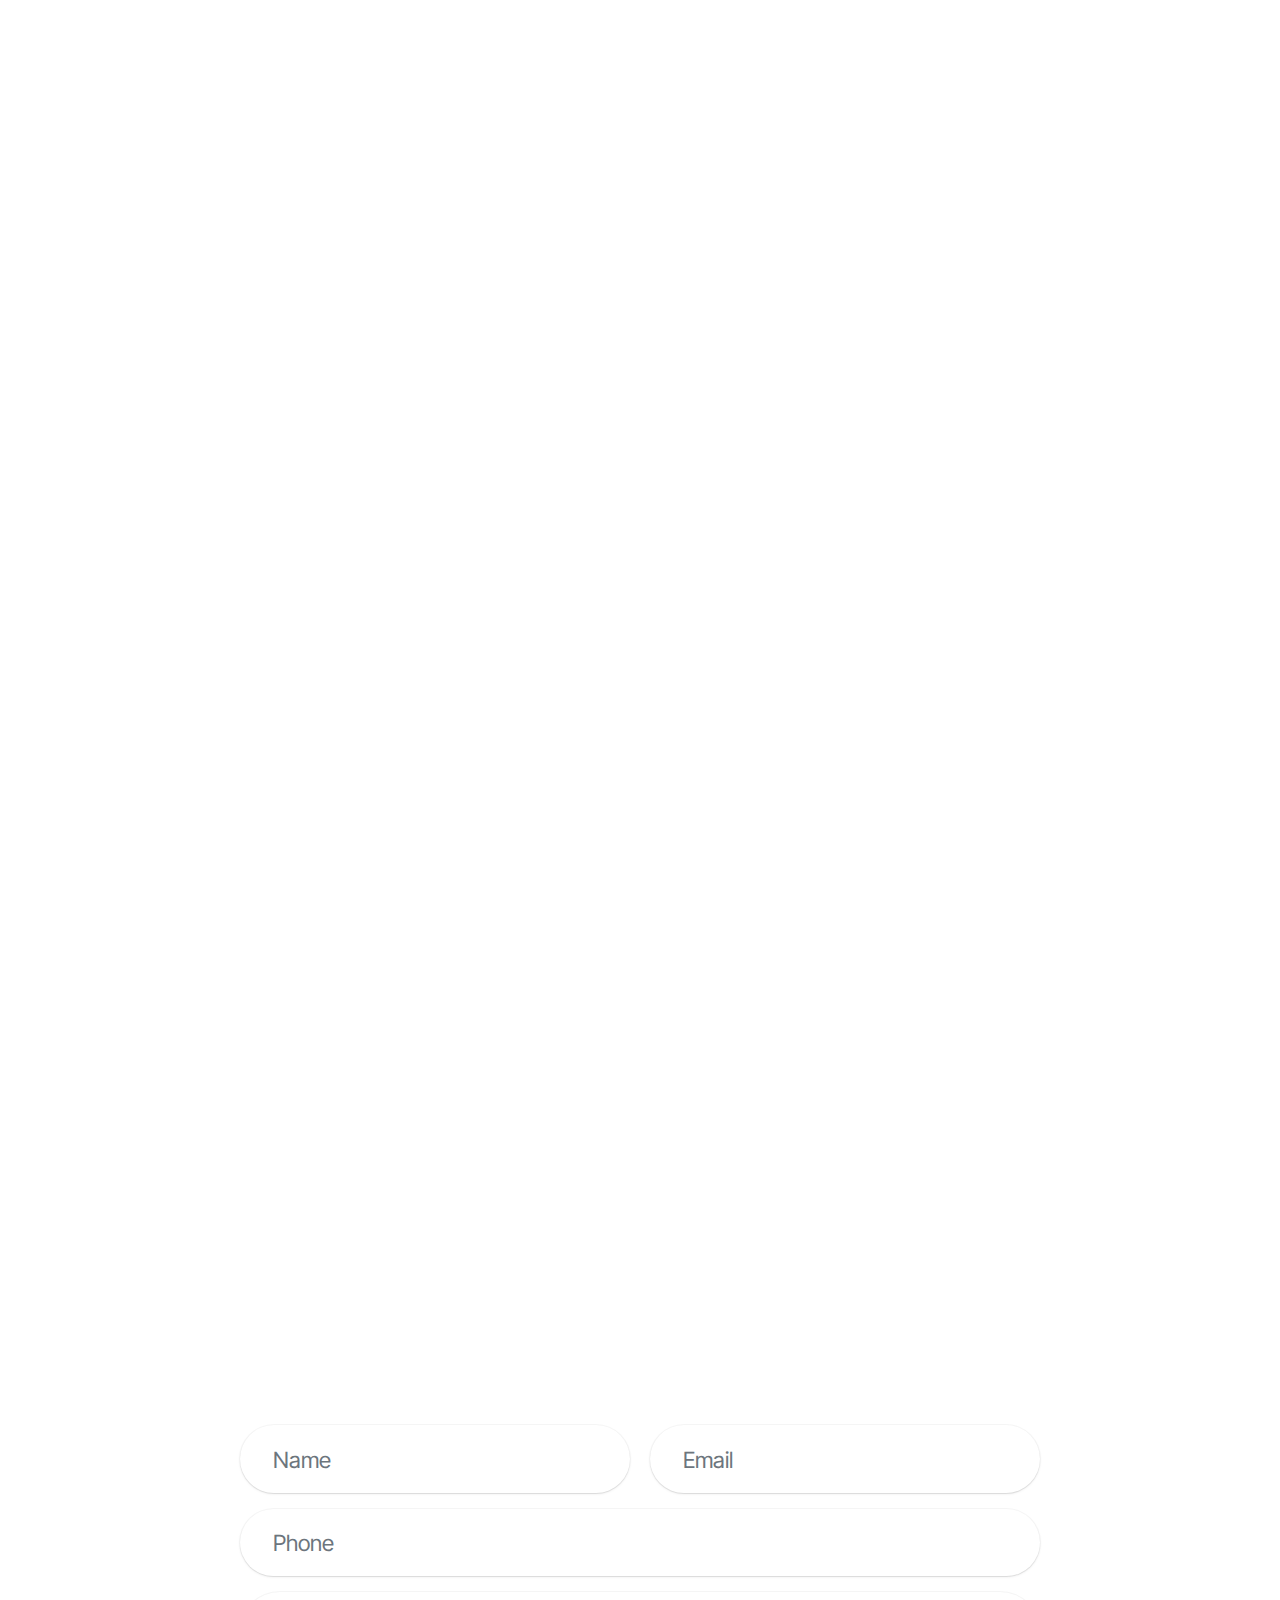
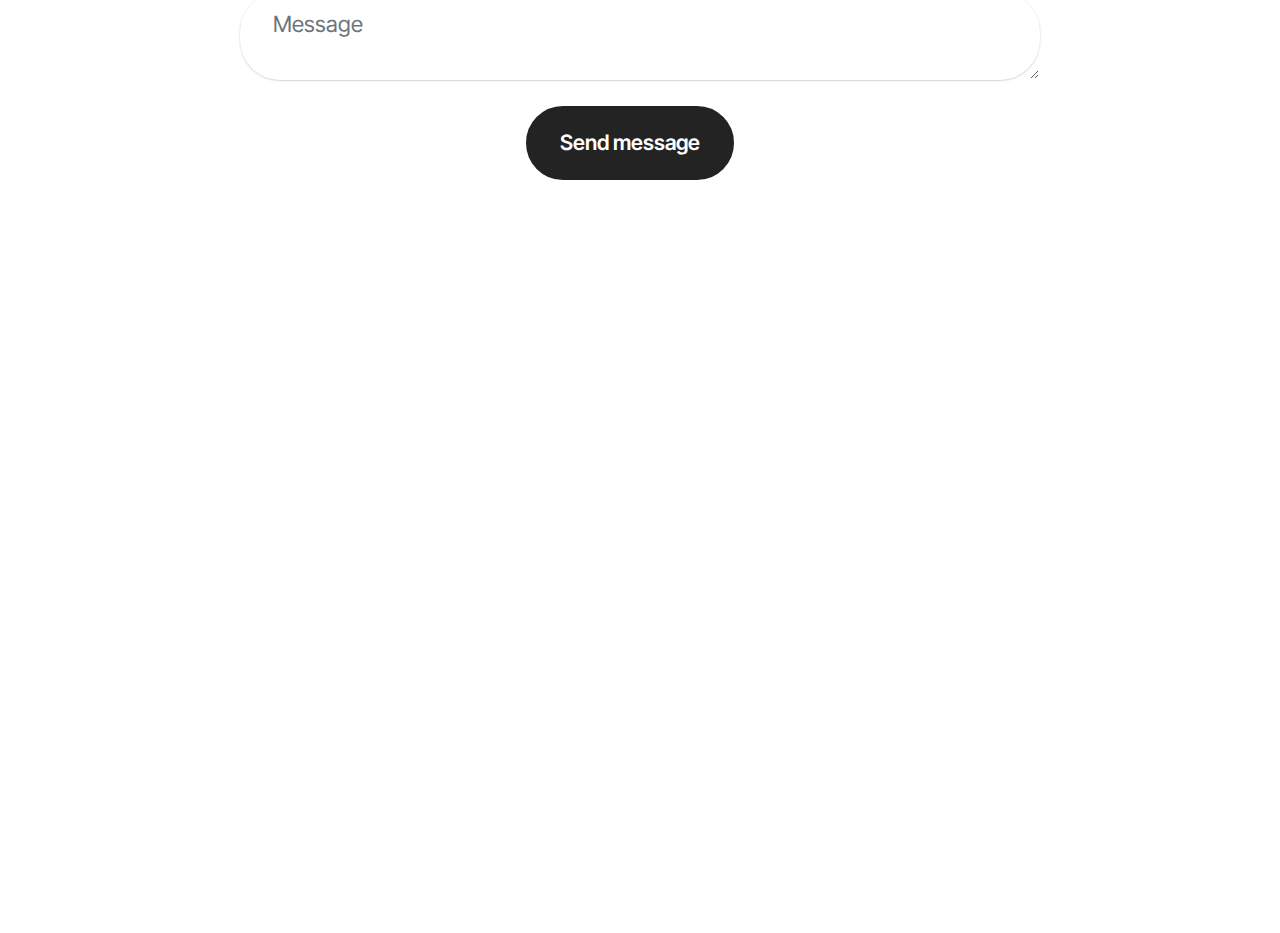
<file: shop.html>
<!DOCTYPE html>
<html  >
<head>
  <!-- Site made with Mobirise Website Builder v6.1.12, https://mobirise.com -->
  <meta charset="UTF-8">
  <meta http-equiv="X-UA-Compatible" content="IE=edge">
  <meta name="generator" content="Mobirise v6.1.12, mobirise.com">
  <meta name="viewport" content="width=device-width, initial-scale=1, minimum-scale=1">
  <link rel="shortcut icon" href="assets/images/logo2-96x96.png" type="image/x-icon">
  <meta name="description" content="Banibuba creates handmade jewelry inspired by Chinese aesthetics, designed for everyday elegance and individuality.">
  
  
  <title>Shop</title>
  <link rel="stylesheet" href="assets/web/assets/mobirise-icons2/mobirise2.css">
  <link rel="stylesheet" href="assets/bootstrap/css/bootstrap.min.css">
  <link rel="stylesheet" href="assets/animatecss/animate.css">
  <link rel="stylesheet" href="assets/dropdown/css/style.css">
  <link rel="stylesheet" href="assets/theme/css/style.css">
  <link rel="stylesheet" href="assets/gallery/style.css">
  <link rel="preload" href="https://fonts.googleapis.com/css?family=Inter+Tight:100,200,300,400,500,600,700,800,900,100i,200i,300i,400i,500i,600i,700i,800i,900i&display=swap" as="style" onload="this.onload=null;this.rel='stylesheet'">
  <noscript><link rel="stylesheet" href="https://fonts.googleapis.com/css?family=Inter+Tight:100,200,300,400,500,600,700,800,900,100i,200i,300i,400i,500i,600i,700i,800i,900i&display=swap"></noscript>
  <link rel="preload" as="style" href="assets/mobirise/css/mbr-additional.css?v=tr7TXW"><link rel="stylesheet" href="assets/mobirise/css/mbr-additional.css?v=tr7TXW" type="text/css">

  
  
  
</head>
<body>

<!-- Analytics -->
Banibuba offers Chinese classical–style jewelry, bracelets, earrings, necklaces, handbags, and auspicious gifts inspired by traditional symbolism and modern fashion.
<!-- /Analytics -->


  
  <section data-bs-version="5.1" class="menu menu2 cid-v6yvmOb8EP" once="menu" id="menu02-1v">
	

	<nav class="navbar navbar-dropdown navbar-fixed-top navbar-expand-lg">
		<div class="container">
			<div class="navbar-brand">
				<span class="navbar-logo">
					<a href="https://mobirise.com">
						<img src="assets/images/logo2-96x96.png" alt="Mobirise Website Builder" style="height: 3rem;">
					</a>
				</span>
				<span class="navbar-caption-wrap"><a class="navbar-caption text-black text-primary display-4" href="index.html#header05-1">Banibuba</a></span>
			</div>
			<button class="navbar-toggler" type="button" data-toggle="collapse" data-bs-toggle="collapse" data-target="#navbarSupportedContent" data-bs-target="#navbarSupportedContent" aria-controls="navbarNavAltMarkup" aria-expanded="false" aria-label="Toggle navigation">
				<div class="hamburger">
					<span></span>
					<span></span>
					<span></span>
					<span></span>
				</div>
			</button>
			<div class="collapse navbar-collapse" id="navbarSupportedContent">
				<ul class="navbar-nav nav-dropdown" data-app-modern-menu="true"><li class="nav-item">
						<a class="nav-link link text-black text-primary display-4" href="index.html#contacts02-9">Home</a>
					</li><li class="nav-item">
						<a class="nav-link link text-black text-primary display-4" href="index.html#header01-7">Blog</a>
					</li>
					<li class="nav-item">
						<a class="nav-link link text-black text-primary display-4" href="index.html#features04-w" aria-expanded="false">Shop</a>
					</li>
					<li class="nav-item"><a class="nav-link link text-black text-primary display-4" href="index.html#contacts02-9">About</a></li><li class="nav-item"><a class="nav-link link text-black text-primary display-4" href="index.html#contacts02-9">Contacts</a></li></ul>
				
				<div class="navbar-buttons mbr-section-btn"><a class="btn btn-primary display-4" href="index.html#form02-6"> Start now</a></div>
			</div>
		</div>
	</nav>
</section>

<section data-bs-version="5.1" class="header5 cid-v6yvmPcinH" id="header05-1w">
	

	
	
	<div class="topbg"></div>
	<div class="align-center container">
		<div class="row justify-content-center">
			<div class="col-md-12 col-lg-9">
				<h1 class="mbr-section-title mbr-fonts-style mb-4 display-1"><strong>Welcome to Banibuba</strong></h1>
				<p class="mbr-text mbr-fonts-style mb-4 display-7">Welcome to Banibuba Original Bracelets. Each piece is meticulously handcrafted by us, drawing inspiration from traditional auspicious patterns. Blessings of prosperity, fortune, and peace are woven into each design, transforming them into wearable art for the wrist. More than accessories, these bracelets are personal cultural keepsakes that accompany you through daily life. Here, Eastern aesthetics find a contemporary expression. May you discover here a unique blend of craftsmanship and heartfelt blessing.<br></p>
				<div class="mbr-section-btn mt-3"><a class="btn btn-primary display-7" href="index.html#form02-6">Learn more</a></div>
			</div>
		</div>
		<div class="row mt-5 justify-content-center">
			<div class="col-12 col-lg-12">
				<img src="assets/images/banner01-1600x900.jpg" alt="Mobirise Website Builder" title="">
			</div>
		</div>
	</div>
</section>

<section data-bs-version="5.1" class="features4 cid-v6yvmPTzkH" id="features04-1x">
	
	
	<div class="container">
		<div class="row justify-content-center">
			<div class="col-12 content-head">
				<div class="mbr-section-head mb-5">
					<h4 class="mbr-section-title mbr-fonts-style align-center mb-0 display-2"><strong>Our Services</strong></h4>
					<h5 class="mbr-section-subtitle mbr-fonts-style align-center mb-0 mt-4 display-7">Hover over pictures to add more cards or rearrange them with the Tools panel. Add multiple cards by selecting multiple images. You can set the number of columns in Block Parameters.</h5>
					
				</div>
			</div>
		</div>
		<div class="row">
			
			<div class="item features-image col-12 col-md-6 col-lg-4 active">
				<div class="item-wrapper">
					<div class="item-img">
						<img src="assets/images/gallery03.jpg" alt="Mobirise Website Builder" data-slide-to="1" data-bs-slide-to="1">
					</div>
					<div class="item-content">
						<h5 class="item-title mbr-fonts-style display-5">
							<strong>Marketing</strong>
						</h5>
						
						<p class="mbr-text mbr-fonts-style display-7">
							Service Description. You can show/hide the title, subtitle, text, button in the Block Parameters
						</p>
						<div class="mbr-section-btn item-footer"><a href="" class="btn item-btn btn-primary display-7">Learn more</a></div>
					</div>

				</div>
			</div>
			<div class="item features-image col-12 col-md-6 col-lg-4">
				<div class="item-wrapper">
					<div class="item-img">
						<img src="assets/images/gallery02.jpg" alt="Mobirise Website Builder" data-slide-to="2" data-bs-slide-to="2">
					</div>
					<div class="item-content">
						<h5 class="item-title mbr-fonts-style display-5">
							<strong>Branding</strong>
						</h5>
						
						<p class="mbr-text mbr-fonts-style display-7">
							Service Description. You can show/hide the title, subtitle, text, button in the Block Parameters<br>
						</p>
						<div class="mbr-section-btn item-footer"><a href="" class="btn item-btn btn-primary display-7">Learn more</a></div>
					</div>
				</div>
			</div><div class="item features-image col-12 col-md-6 col-lg-4">
				<div class="item-wrapper">
					<div class="item-img">
						<img src="assets/images/gallery05.jpg" alt="Mobirise Website Builder" data-slide-to="0" data-bs-slide-to="0">
					</div>
					<div class="item-content">
						<h5 class="item-title mbr-fonts-style display-5">
							<strong>Promotion</strong>
						</h5>
						
						<p class="mbr-text mbr-fonts-style display-7">
							Service Description. You can show/hide the title, subtitle, text, button in the Block Parameters
						</p>
						<div class="mbr-section-btn item-footer"><a href="" class="btn item-btn btn-primary display-7">Learn more</a></div>
					</div>
				</div>
			</div>
		</div>
	</div>
</section>

<section data-bs-version="5.1" class="gallery1 mbr-gallery cid-v6yvmQQble" id="gallery02-1y">
    

    
    

    <div class="container-fluid">
        <div class="row justify-content-center">
            <div class="col-12 content-head">
                <div class="mbr-section-head mb-5">
                    <h3 class="mbr-section-title mbr-fonts-style align-center m-0 display-2"><strong>Gallery with Masonry Grid and Popup Slider</strong></h3>
                    <h4 class="mbr-section-subtitle mbr-fonts-style align-center mb-0 mt-4 display-7">Use images of different sizes in this gallery. Click on the image to change it. Click on the + (Add Items) button to add multiple pictures at once.</h4>
                </div>
            </div>
        </div>
        <div class="row mbr-gallery mbr-masonry" data-masonry="{&quot;percentPosition&quot;: true }">
            <div class="col-12 col-md-6 col-lg-3 item gallery-image">
                <div class="item-wrapper" data-toggle="modal" data-bs-toggle="modal" data-target="#v80KydbItp-modal" data-bs-target="#v80KydbItp-modal">
                    <img class="w-100" src="assets/images/gallery03.jpg" alt="Mobirise Website Builder" data-slide-to="0" data-bs-slide-to="0" data-target="#lb-v80KydbItp" data-bs-target="#lb-v80KydbItp">
                    <div class="icon-wrapper">
                        <span class="mobi-mbri mobi-mbri-search mbr-iconfont mbr-iconfont-btn"></span>
                    </div>
                </div>
                
            </div>
            <div class="col-12 col-md-6 col-lg-3 item gallery-image">
                <div class="item-wrapper" data-toggle="modal" data-bs-toggle="modal" data-target="#v80KydbItp-modal" data-bs-target="#v80KydbItp-modal">
                    <img class="w-100" src="assets/images/gallery13.jpg" alt="Mobirise Website Builder" data-slide-to="1" data-bs-slide-to="1" data-target="#lb-v80KydbItp" data-bs-target="#lb-v80KydbItp">
                    <div class="icon-wrapper">
                        <span class="mobi-mbri mobi-mbri-search mbr-iconfont mbr-iconfont-btn"></span>
                    </div>
                </div>
                
            </div>
            <div class="col-12 col-md-6 col-lg-3 item gallery-image">
                <div class="item-wrapper" data-toggle="modal" data-bs-toggle="modal" data-target="#v80KydbItp-modal" data-bs-target="#v80KydbItp-modal">
                    <img class="w-100" src="assets/images/gallery10.jpg" alt="Mobirise Website Builder" data-slide-to="2" data-bs-slide-to="2" data-target="#lb-v80KydbItp" data-bs-target="#lb-v80KydbItp">
                    <div class="icon-wrapper">
                        <span class="mobi-mbri mobi-mbri-search mbr-iconfont mbr-iconfont-btn"></span>
                    </div>
                </div>
                
            </div>
            <div class="col-12 col-md-6 col-lg-3 item gallery-image">
                <div class="item-wrapper" data-toggle="modal" data-bs-toggle="modal" data-target="#v80KydbItp-modal" data-bs-target="#v80KydbItp-modal">
                    <img class="w-100" src="assets/images/gallery08.jpg" alt="Mobirise Website Builder" data-slide-to="3" data-bs-slide-to="3" data-target="#lb-v80KydbItp" data-bs-target="#lb-v80KydbItp">
                    <div class="icon-wrapper">
                        <span class="mobi-mbri mobi-mbri-search mbr-iconfont mbr-iconfont-btn"></span>
                    </div>
                </div>
                
            </div>
            <div class="col-12 col-md-6 col-lg-3 item gallery-image">
                <div class="item-wrapper" data-toggle="modal" data-bs-toggle="modal" data-target="#v80KydbItp-modal" data-bs-target="#v80KydbItp-modal">
                    <img class="w-100" src="assets/images/gallery06.jpg" alt="Mobirise Website Builder" data-slide-to="4" data-bs-slide-to="4" data-target="#lb-v80KydbItp" data-bs-target="#lb-v80KydbItp">
                    <div class="icon-wrapper">
                        <span class="mobi-mbri mobi-mbri-search mbr-iconfont mbr-iconfont-btn"></span>
                    </div>
                </div>
                
            </div>
            <div class="col-12 col-md-6 col-lg-3 item gallery-image">
                <div class="item-wrapper" data-toggle="modal" data-bs-toggle="modal" data-target="#v80KydbItp-modal" data-bs-target="#v80KydbItp-modal">
                    <img class="w-100" src="assets/images/gallery02.jpg" alt="Mobirise Website Builder" data-slide-to="5" data-bs-slide-to="5" data-target="#lb-v80KydbItp" data-bs-target="#lb-v80KydbItp">
                    <div class="icon-wrapper">
                        <span class="mobi-mbri mobi-mbri-search mbr-iconfont mbr-iconfont-btn"></span>
                    </div>
                </div>
                
            </div>
            <div class="col-12 col-md-6 col-lg-3 item gallery-image">
                <div class="item-wrapper" data-toggle="modal" data-bs-toggle="modal" data-target="#v80KydbItp-modal" data-bs-target="#v80KydbItp-modal">
                    <img class="w-100" src="assets/images/gallery01.jpg" alt="Mobirise Website Builder" data-slide-to="6" data-bs-slide-to="6" data-target="#lb-v80KydbItp" data-bs-target="#lb-v80KydbItp">
                    <div class="icon-wrapper">
                        <span class="mobi-mbri mobi-mbri-search mbr-iconfont mbr-iconfont-btn"></span>
                    </div>
                </div>
                
            </div><div class="col-12 col-md-6 col-lg-3 item gallery-image">
                <div class="item-wrapper" data-toggle="modal" data-bs-toggle="modal" data-target="#v80KydbItp-modal" data-bs-target="#v80KydbItp-modal">
                    <img class="w-100" src="assets/images/mbr-1280x1920.jpg" alt="Mobirise Website Builder" data-slide-to="7" data-bs-slide-to="7" data-target="#lb-v80KydbItp" data-bs-target="#lb-v80KydbItp">
                    <div class="icon-wrapper">
                        <span class="mobi-mbri mobi-mbri-search mbr-iconfont mbr-iconfont-btn"></span>
                    </div>
                </div>
                
            </div>
        </div>

        <div class="modal mbr-slider" tabindex="-1" role="dialog" aria-hidden="true" id="v80KydbItp-modal">
            <div class="modal-dialog" role="document">
                <div class="modal-content">
                    <div class="modal-body">
                        <div class="carousel slide" id="lb-v80KydbItp" data-interval="5000" data-bs-interval="5000">
                            <div class="carousel-inner">
                                <div class="carousel-item active">
                                    <img class="d-block w-100" src="assets/images/gallery03.jpg" alt="Mobirise Website Builder">
                                </div>
                                <div class="carousel-item">
                                    <img class="d-block w-100" src="assets/images/gallery13.jpg" alt="Mobirise Website Builder">
                                </div>
                                <div class="carousel-item">
                                    <img class="d-block w-100" src="assets/images/gallery10.jpg" alt="Mobirise Website Builder">
                                </div>
                                <div class="carousel-item">
                                    <img class="d-block w-100" src="assets/images/gallery08.jpg" alt="Mobirise Website Builder">
                                </div>
                                <div class="carousel-item">
                                    <img class="d-block w-100" src="assets/images/gallery06.jpg" alt="Mobirise Website Builder">
                                </div>
                                <div class="carousel-item">
                                    <img class="d-block w-100" src="assets/images/gallery02.jpg" alt="Mobirise Website Builder">
                                </div>
                                <div class="carousel-item">
                                    <img class="d-block w-100" src="assets/images/gallery01.jpg" alt="Mobirise Website Builder">
                                </div><div class="carousel-item">
                                    <img class="d-block w-100" src="assets/images/mbr-1280x1920.jpg" alt="Mobirise Website Builder">
                                </div>
                            </div>
                            <ol class="carousel-indicators">
                                <li data-slide-to="0" data-bs-slide-to="0" class="active" data-target="#lb-v80KydbItp" data-bs-target="#lb-v80KydbItp"></li>
                                <li data-slide-to="1" data-bs-slide-to="1" data-target="#lb-v80KydbItp" data-bs-target="#lb-v80KydbItp"></li>
                                <li data-slide-to="2" data-bs-slide-to="2" data-target="#lb-v80KydbItp" data-bs-target="#lb-v80KydbItp"></li>
                                <li data-slide-to="3" data-bs-slide-to="3" data-target="#lb-v80KydbItp" data-bs-target="#lb-v80KydbItp"></li>
                                <li data-slide-to="4" data-bs-slide-to="4" data-target="#lb-v80KydbItp" data-bs-target="#lb-v80KydbItp"></li>
                                <li data-slide-to="5" data-bs-slide-to="5" data-target="#lb-v80KydbItp" data-bs-target="#lb-v80KydbItp"></li>
                                <li data-slide-to="6" data-bs-slide-to="6" data-target="#lb-v80KydbItp" data-bs-target="#lb-v80KydbItp"></li><li data-slide-to="7" data-bs-slide-to="7" data-target="#lb-v80KydbItp" data-bs-target="#lb-v80KydbItp"></li>
                            </ol>
                            <a role="button" href="" class="close" data-dismiss="modal" data-bs-dismiss="modal" aria-label="Close">
                            </a>
                            <a class="carousel-control-prev carousel-control" role="button" data-slide="prev" data-bs-slide="prev" href="#lb-v80KydbItp">
                                <span class="mobi-mbri mobi-mbri-arrow-prev" aria-hidden="true"></span>
                                <span class="sr-only visually-hidden">Previous</span>
                            </a>
                            <a class="carousel-control-next carousel-control" role="button" data-slide="next" data-bs-slide="next" href="#lb-v80KydbItp">
                                <span class="mobi-mbri mobi-mbri-arrow-next" aria-hidden="true"></span>
                                <span class="sr-only visually-hidden">Next</span>
                            </a>
                        </div>
                    </div>
                </div>
            </div>
        </div>
    </div>
</section>

<section data-bs-version="5.1" class="header09 cid-v6yvmUw3K6" id="header09-1z">
	
	
	<div class="container">
		<div class="row">
			<div class="content-wrap col-12 col-md-8">
				<h1 class="mbr-section-title mbr-fonts-style mbr-white mb-4 display-1"><strong>Unlock boundless possibilities</strong></h1>
				
				<p class="mbr-fonts-style mbr-text mbr-white mb-4 display-7">
					Mobirise Free Website Maker is perfect for non-techies and great for pro-coders for fast prototyping and small customers' projects.
				</p>
				<div class="mbr-section-btn"><a class="btn btn-white-outline display-7" href="https://mobiri.se">Learn more</a></div>
			</div>
		</div>
	</div>
</section>

<section data-bs-version="5.1" class="header7 cid-v6yvmV92Ho" id="header07-20">
  

  
  
  
  <div class="align-center container">
    <div class="row justify-content-center">
      <div class="col-md-12 col-lg-9 mb-5">
        <h1 class="mbr-section-title mbr-fonts-style display-1"><strong>Block with video</strong>
        </h1>
        <p class="mbr-text mbr-fonts-style mt-4 display-7">
          Click on the media content to replace it. In some blocks, you can change media content via Block Parameters.
        </p>
        
      </div>
    </div>

    <div class="row justify-content-center">
      <div class="mbr-figure col-12 col-md-12"><iframe class="mbr-embedded-video" src="https://www.youtube.com/embed/sGpPgQeEyOc?rel=0&amp;amp;mute=1&amp;showinfo=0&amp;autoplay=1&amp;loop=1&amp;playlist=sGpPgQeEyOc" width="1280" height="720" frameborder="0" allowfullscreen></iframe></div>
    </div>
  </div>
</section>

<section data-bs-version="5.1" class="header1 cid-v6yvmVEcvV" id="header01-21">
	

	
	

	<div class="container">
		<div class="row justify-content-center">
			<div class="col-12 col-md-12 col-lg-7 image-wrapper">
				<img class="w-100" src="assets/images/gallery01.jpg" alt="Mobirise Website Builder">
			</div>
			<div class="col-12 col-lg col-md-12">
				<div class="text-wrapper align-left">
					<h1 class="mbr-section-title mbr-fonts-style mb-4 display-2"><strong>About us</strong></h1>
					<p class="mbr-text mbr-fonts-style mb-4 display-7">
						Most blocks can be used with various types of backgrounds: color, pictures, or videos. It can be set in Block Parameters.&nbsp;You can show/hide the title, subtitle, text, button in the Block Parameters (blue gear icon at the top right corner of the block).&nbsp;</p>
					<div class="mbr-section-btn mt-3"><a class="btn btn-primary display-7" href="https://mobiri.se">Start now</a></div>
				</div>
			</div>
		</div>
	</div>
</section>

<section data-bs-version="5.1" class="features15 cid-v6yvmW3UF1" id="features015-22">
	

	
	
	<div class="container">
		<div class="mbr-section-head mb-5">
			<h4 class="mbr-section-title mbr-fonts-style align-center mb-0 display-2">
			  <strong>Why us?</strong></h4>
			
		  </div>
		<div class="row justify-content-center">
			<div class="item features-without-image col-12 col-lg-4">
				<div class="item-wrapper">
					<div class="img-wrapper">
						<img src="assets/images/shop1.jpg" alt="Mobirise Website Builder">
					</div>
					<div class="card-box">
						<h4 class="card-title mbr-fonts-style mb-3 display-5">
							<strong>Free</strong></h4>
						<h5 class="card-text mbr-fonts-style display-7">
							Mobirise is a free website builder. Mobirise is a free website builder. Mobirise is a free website builder.</h5>
					</div>
				</div>
			</div>
			<div class="item features-without-image col-12 col-lg-4">
				<div class="item-wrapper">
					<div class="img-wrapper">
						<img src="assets/images/shop2.jpg" alt="Mobirise Website Builder">
					</div>
					<div class="card-box">
						<h4 class="card-title mbr-fonts-style mb-3 display-5">
							<strong>Easy</strong></h4>
						<h5 class="card-text mbr-fonts-style display-7">
							Create landing pages with ease. Create landing pages with ease. Create landing pages with ease.<br><br></h5>
					</div>
				</div>
			</div>
			<div class="item features-without-image col-12 col-lg-4">
				<div class="item-wrapper">
					<div class="img-wrapper">
						<img src="assets/images/shop3.jpg" alt="Mobirise Website Builder">
					</div>
					<div class="card-box">
						<h4 class="card-title mbr-fonts-style mb-3 display-5">
							<strong>Beautiful</strong></h4>
						<h5 class="card-text mbr-fonts-style display-7">
							Build a website with Mobirise. Build a web page with Mobirise. Create a website with Mobirise.</h5>
					</div>
				</div>
			</div>
		</div>
	</div>
</section>

<section data-bs-version="5.1" class="form5 cid-v6yvmWDATx" id="form02-23">
    
    
    <div class="container">
        <div class="mbr-section-head mb-5">
            <h3 class="mbr-section-title mbr-fonts-style align-center mb-0 display-2">
                <strong>Contact Form</strong></h3>
            <h4 class="mbr-section-subtitle mbr-fonts-style align-center mb-0 mt-4 display-7">To change your notification email, click on any form field below.
<div>The number of submissions is limited to 10 per day without the Form Builder.</div></h4>
        </div>
        <div class="row justify-content-center mt-4">
            <div class="col-lg-8 mx-auto mbr-form" data-form-type="formoid">
                <form action="https://mobirise.eu/" method="POST" class="mbr-form form-with-styler" data-form-title="Form Name"><input type="hidden" name="email" data-form-email="true" value="VNINh12SHNTWXY7dpuNm1Ig0I3vf1O+ixQpIERxae1/qwMmuzZ0OBBPUAet7bsN7np/0YP081amtQ3TcxQmPjyizl07CZ9oEdIjl19kkfjABpf/kWpZ45LIzW1Sxpxkk">
                    <div class="row">
                        <div hidden="hidden" data-form-alert="" class="alert alert-success col-12">Thanks for filling out the form!</div>
                        <div hidden="hidden" data-form-alert-danger="" class="alert alert-danger col-12">
                            Oops...! some problem!
                        </div>
                    </div>
                    <div class="dragArea row">
                        <div class="col-md col-sm-12 form-group mb-3" data-for="name">
                            <input type="text" name="name" placeholder="Name" data-form-field="name" class="form-control" value="" id="name-form02-23">
                        </div>
                        <div class="col-md col-sm-12 form-group mb-3" data-for="email">
                            <input type="email" name="email" placeholder="Email" data-form-field="email" class="form-control" value="" id="email-form02-23">
                        </div>
                        <div class="col-12 form-group mb-3" data-for="phone">
                            <input type="tel" name="phone" placeholder="Phone" data-form-field="phone" class="form-control" value="" id="phone-form02-23">
                        </div>
                        <div class="col-12 form-group mb-3" data-for="textarea">
                            <textarea name="textarea" placeholder="Message" data-form-field="textarea" class="form-control" id="textarea-form02-23"></textarea>
                        </div>
                        <div class="col-lg-12 col-md-12 col-sm-12 align-center mbr-section-btn">
                            <button type="submit" class="btn btn-primary display-7">Send message</button>
                        </div>
                    </div>
                </form>
            </div>
        </div>
    </div>
</section>

<section data-bs-version="5.1" class="contacts2 map1 cid-v6yvmWZZOp" id="contacts02-24">

    

    
    <div class="container">
        <div class="mbr-section-head mb-5">
            <h3 class="mbr-section-title mbr-fonts-style align-center mb-0 display-2">
                <strong>Contacts</strong>
            </h3>
            
        </div>
        <div class="row justify-content-center mt-4">
            <div class="card col-12 col-md-5">
                <div class="card-wrapper">
                    <div class="text-wrapper">
                        <h5 class="cardTitle mbr-fonts-style mb-2 display-5">
                        <strong>Get in touch</strong></h5>
                    <ul class="list mbr-fonts-style display-7">
                        <li class="mbr-text item-wrap"><span style="font-size: 1.4rem;">Phone: </span><a href="tel:+12345678910" class="text-primary" style="font-size: 1.4rem;">0 (800) 123 45 67</a><br></li>
                        <li class="mbr-text item-wrap">WhatsApp: <a href="https://wa.me/12345678910" class="text-primary">0 (800) 123 45 67</a></li>
                        <li class="mbr-text item-wrap">Email: <a href="mailto:info@site.com" class="text-primary">info@site.com</a></li><li class="mbr-text item-wrap"><br></li>
                        <li class="mbr-text item-wrap">Address: </li><li class="mbr-text item-wrap">350 5th Ave, New York, NY 10118</li><li class="mbr-text item-wrap"><span style="font-size: 1.4rem;">Working hours:</span><br></li><li class="mbr-text item-wrap">9:00AM - 6:00PM</li>
                    </ul>
                    </div>
                </div>
            </div>
            <div class="map-wrapper col-12 col-md-7">
                <div class="google-map"><iframe frameborder="0" style="border:0" src="https://www.google.com/maps/embed?pb=!1m14!1m8!1m3!1d6045.3003145248895!2d-73.9884657!3d40.7477229!3m2!1i1024!2i768!4f13.1!3m3!1m2!1s0x89c259a9ac1f1b85%3A0x7e33d1c0e7af3be4!2zMzUwIDV0aCBBdmUsIE5ldyBZb3JrLCBOWSAxMDExOCwg0KHQqNCQ!5e0!3m2!1sru!2sru!4v1689597362021!5m2!1sen!2sen" allowfullscreen=""></iframe></div>
            </div>
        </div>
    </div>
</section>

<section data-bs-version="5.1" class="footer4 cid-v80IOH8oCJ" once="footers" id="footer04-34">

    

    

    <div class="container">
        <div class="media-container-row align-center mbr-white">
            <div class="col-12">
                <p class="mbr-text mb-0 mbr-fonts-style display-7">
                    © Copyright 2026 Banibuba.com - All Rights Reserved<br>Some materials originate from public sources but have been extensively reworked into original creations, to which we hold all rights.
<br>For copyright matters, please contact us.<br>
                </p>
            </div>
        </div>
    </div>
</section><section class="display-7" style="padding: 0;align-items: center;justify-content: center;flex-wrap: wrap;    align-content: center;display: flex;position: relative;height: 4rem;"><a href="https://mobiri.se/4386621" style="flex: 1 1;height: 4rem;position: absolute;width: 100%;z-index: 1;"><img alt="" style="height: 4rem;" src="[data-uri]"></a><p style="margin: 0;text-align: center;" class="display-7">&#8204;</p><a style="z-index:1" href="https://mobirise.com/builder/ai-website-generator.html">AI Website Generator</a></section><script src="assets/bootstrap/js/bootstrap.bundle.min.js"></script>  <script src="assets/smoothscroll/smooth-scroll.js"></script>  <script src="assets/ytplayer/index.js"></script>  <script src="assets/dropdown/js/navbar-dropdown.js"></script>  <script src="assets/masonry/masonry.pkgd.min.js"></script>  <script src="assets/imagesloaded/imagesloaded.pkgd.min.js"></script>  <script src="assets/theme/js/script.js"></script>  <script src="assets/gallery/player.min.js"></script>  <script src="assets/gallery/script.js"></script>  <script src="assets/formoid/formoid.min.js"></script>  
  
  
  <input name="animation" type="hidden">
  </body>
</html>
</file>
<file: assets/web/assets/mobirise-icons2/mobirise2.css>
@font-face {
  font-family: 'Moririse2';
  font-display: swap;
  src:  url('mobirise2.eot?f2bix4');
  src:  url('mobirise2.eot?f2bix4#iefix') format('embedded-opentype'),
    url('mobirise2.woff2?f2bix4') format('woff2'),
    url('mobirise2.woff?f2bix4') format('woff'),
    url('mobirise2.ttf?f2bix4') format('truetype'),
    url('mobirise2.svg?f2bix4#mobirise2') format('svg');
  font-weight: normal;
  font-style: normal;
}

[class^="mobi-"], [class*=" mobi-"] {
  /* use !important to prevent issues with browser extensions that change fonts */
  font-family: 'Moririse2' !important;
  speak: none;
  font-style: normal;
  font-weight: normal;
  font-variant: normal;
  text-transform: none;
  line-height: 1;

  /* Better Font Rendering =========== */
  -webkit-font-smoothing: antialiased;
  -moz-osx-font-smoothing: grayscale;
}

.mobi-mbri-add-submenu:before {
  content: "\e900";
}
.mobi-mbri-alert:before {
  content: "\e901";
}
.mobi-mbri-align-center:before {
  content: "\e902";
}
.mobi-mbri-align-justify:before {
  content: "\e903";
}
.mobi-mbri-align-left:before {
  content: "\e904";
}
.mobi-mbri-align-right:before {
  content: "\e905";
}
.mobi-mbri-android:before {
  content: "\e906";
}
.mobi-mbri-apple:before {
  content: "\e907";
}
.mobi-mbri-arrow-down:before {
  content: "\e908";
}
.mobi-mbri-arrow-next:before {
  content: "\e909";
}
.mobi-mbri-arrow-prev:before {
  content: "\e90a";
}
.mobi-mbri-arrow-up:before {
  content: "\e90b";
}
.mobi-mbri-bold:before {
  content: "\e90c";
}
.mobi-mbri-bookmark:before {
  content: "\e90d";
}
.mobi-mbri-bootstrap:before {
  content: "\e90e";
}
.mobi-mbri-briefcase:before {
  content: "\e90f";
}
.mobi-mbri-browse:before {
  content: "\e910";
}
.mobi-mbri-bulleted-list:before {
  content: "\e911";
}
.mobi-mbri-calendar:before {
  content: "\e912";
}
.mobi-mbri-camera:before {
  content: "\e913";
}
.mobi-mbri-cart-add:before {
  content: "\e914";
}
.mobi-mbri-cart-full:before {
  content: "\e915";
}
.mobi-mbri-cash:before {
  content: "\e916";
}
.mobi-mbri-change-style:before {
  content: "\e917";
}
.mobi-mbri-chat:before {
  content: "\e918";
}
.mobi-mbri-clock:before {
  content: "\e919";
}
.mobi-mbri-close:before {
  content: "\e91a";
}
.mobi-mbri-cloud:before {
  content: "\e91b";
}
.mobi-mbri-code:before {
  content: "\e91c";
}
.mobi-mbri-contact-form:before {
  content: "\e91d";
}
.mobi-mbri-credit-card:before {
  content: "\e91e";
}
.mobi-mbri-cursor-click:before {
  content: "\e91f";
}
.mobi-mbri-cust-feedback:before {
  content: "\e920";
}
.mobi-mbri-database:before {
  content: "\e921";
}
.mobi-mbri-delivery:before {
  content: "\e922";
}
.mobi-mbri-desktop:before {
  content: "\e923";
}
.mobi-mbri-devices:before {
  content: "\e924";
}
.mobi-mbri-down:before {
  content: "\e925";
}
.mobi-mbri-download-2:before {
  content: "\e926";
}
.mobi-mbri-download:before {
  content: "\e927";
}
.mobi-mbri-drag-n-drop-2:before {
  content: "\e928";
}
.mobi-mbri-drag-n-drop:before {
  content: "\e929";
}
.mobi-mbri-edit-2:before {
  content: "\e92a";
}
.mobi-mbri-edit:before {
  content: "\e92b";
}
.mobi-mbri-error:before {
  content: "\e92c";
}
.mobi-mbri-extension:before {
  content: "\e92d";
}
.mobi-mbri-features:before {
  content: "\e92e";
}
.mobi-mbri-file:before {
  content: "\e92f";
}
.mobi-mbri-flag:before {
  content: "\e930";
}
.mobi-mbri-folder:before {
  content: "\e931";
}
.mobi-mbri-gift:before {
  content: "\e932";
}
.mobi-mbri-github:before {
  content: "\e933";
}
.mobi-mbri-globe-2:before {
  content: "\e934";
}
.mobi-mbri-globe:before {
  content: "\e935";
}
.mobi-mbri-growing-chart:before {
  content: "\e936";
}
.mobi-mbri-hearth:before {
  content: "\e937";
}
.mobi-mbri-help:before {
  content: "\e938";
}
.mobi-mbri-home:before {
  content: "\e939";
}
.mobi-mbri-hot-cup:before {
  content: "\e93a";
}
.mobi-mbri-idea:before {
  content: "\e93b";
}
.mobi-mbri-image-gallery:before {
  content: "\e93c";
}
.mobi-mbri-image-slider:before {
  content: "\e93d";
}
.mobi-mbri-info:before {
  content: "\e93e";
}
.mobi-mbri-italic:before {
  content: "\e93f";
}
.mobi-mbri-key:before {
  content: "\e940";
}
.mobi-mbri-laptop:before {
  content: "\e941";
}
.mobi-mbri-layers:before {
  content: "\e942";
}
.mobi-mbri-left-right:before {
  content: "\e943";
}
.mobi-mbri-left:before {
  content: "\e944";
}
.mobi-mbri-letter:before {
  content: "\e945";
}
.mobi-mbri-like:before {
  content: "\e946";
}
.mobi-mbri-link:before {
  content: "\e947";
}
.mobi-mbri-lock:before {
  content: "\e948";
}
.mobi-mbri-login:before {
  content: "\e949";
}
.mobi-mbri-logout:before {
  content: "\e94a";
}
.mobi-mbri-magic-stick:before {
  content: "\e94b";
}
.mobi-mbri-map-pin:before {
  content: "\e94c";
}
.mobi-mbri-menu:before {
  content: "\e94d";
}
.mobi-mbri-mobile-2:before {
  content: "\e94e";
}
.mobi-mbri-mobile-horizontal:before {
  content: "\e94f";
}
.mobi-mbri-mobile:before {
  content: "\e950";
}
.mobi-mbri-mobirise:before {
  content: "\e951";
}
.mobi-mbri-more-horizontal:before {
  content: "\e952";
}
.mobi-mbri-more-vertical:before {
  content: "\e953";
}
.mobi-mbri-music:before {
  content: "\e954";
}
.mobi-mbri-new-file:before {
  content: "\e955";
}
.mobi-mbri-numbered-list:before {
  content: "\e956";
}
.mobi-mbri-opened-folder:before {
  content: "\e957";
}
.mobi-mbri-pages:before {
  content: "\e958";
}
.mobi-mbri-paper-plane:before {
  content: "\e959";
}
.mobi-mbri-paperclip:before {
  content: "\e95a";
}
.mobi-mbri-phone:before {
  content: "\e95b";
}
.mobi-mbri-photo:before {
  content: "\e95c";
}
.mobi-mbri-photos:before {
  content: "\e95d";
}
.mobi-mbri-pin:before {
  content: "\e95e";
}
.mobi-mbri-play:before {
  content: "\e95f";
}
.mobi-mbri-plus:before {
  content: "\e960";
}
.mobi-mbri-preview:before {
  content: "\e961";
}
.mobi-mbri-print:before {
  content: "\e962";
}
.mobi-mbri-protect:before {
  content: "\e963";
}
.mobi-mbri-question:before {
  content: "\e964";
}
.mobi-mbri-quote-left:before {
  content: "\e965";
}
.mobi-mbri-quote-right:before {
  content: "\e966";
}
.mobi-mbri-redo:before {
  content: "\e967";
}
.mobi-mbri-refresh:before {
  content: "\e968";
}
.mobi-mbri-responsive-2:before {
  content: "\e969";
}
.mobi-mbri-responsive:before {
  content: "\e96a";
}
.mobi-mbri-right:before {
  content: "\e96b";
}
.mobi-mbri-rocket:before {
  content: "\e96c";
}
.mobi-mbri-sad-face:before {
  content: "\e96d";
}
.mobi-mbri-sale:before {
  content: "\e96e";
}
.mobi-mbri-save:before {
  content: "\e96f";
}
.mobi-mbri-search:before {
  content: "\e970";
}
.mobi-mbri-setting-2:before {
  content: "\e971";
}
.mobi-mbri-setting-3:before {
  content: "\e972";
}
.mobi-mbri-setting:before {
  content: "\e973";
}
.mobi-mbri-share:before {
  content: "\e974";
}
.mobi-mbri-shopping-bag:before {
  content: "\e975";
}
.mobi-mbri-shopping-basket:before {
  content: "\e976";
}
.mobi-mbri-shopping-cart:before {
  content: "\e977";
}
.mobi-mbri-sites:before {
  content: "\e978";
}
.mobi-mbri-smile-face:before {
  content: "\e979";
}
.mobi-mbri-speed:before {
  content: "\e97a";
}
.mobi-mbri-star:before {
  content: "\e97b";
}
.mobi-mbri-success:before {
  content: "\e97c";
}
.mobi-mbri-sun:before {
  content: "\e97d";
}
.mobi-mbri-sun2:before {
  content: "\e97e";
}
.mobi-mbri-tablet-vertical:before {
  content: "\e97f";
}
.mobi-mbri-tablet:before {
  content: "\e980";
}
.mobi-mbri-target:before {
  content: "\e981";
}
.mobi-mbri-timer:before {
  content: "\e982";
}
.mobi-mbri-to-ftp:before {
  content: "\e983";
}
.mobi-mbri-to-local-drive:before {
  content: "\e984";
}
.mobi-mbri-touch-swipe:before {
  content: "\e985";
}
.mobi-mbri-touch:before {
  content: "\e986";
}
.mobi-mbri-trash:before {
  content: "\e987";
}
.mobi-mbri-underline:before {
  content: "\e988";
}
.mobi-mbri-undo:before {
  content: "\e989";
}
.mobi-mbri-unlink:before {
  content: "\e98a";
}
.mobi-mbri-unlock:before {
  content: "\e98b";
}
.mobi-mbri-up-down:before {
  content: "\e98c";
}
.mobi-mbri-up:before {
  content: "\e98d";
}
.mobi-mbri-update:before {
  content: "\e98e";
}
.mobi-mbri-upload-2:before {
  content: "\e98f";
}
.mobi-mbri-upload:before {
  content: "\e990";
}
.mobi-mbri-user-2:before {
  content: "\e991";
}
.mobi-mbri-user:before {
  content: "\e992";
}
.mobi-mbri-users:before {
  content: "\e993";
}
.mobi-mbri-video-play:before {
  content: "\e994";
}
.mobi-mbri-video:before {
  content: "\e995";
}
.mobi-mbri-watch:before {
  content: "\e996";
}
.mobi-mbri-website-theme-2:before {
  content: "\e997";
}
.mobi-mbri-website-theme:before {
  content: "\e998";
}
.mobi-mbri-wifi:before {
  content: "\e999";
}
.mobi-mbri-windows:before {
  content: "\e99a";
}
.mobi-mbri-zoom-in:before {
  content: "\e99b";
}
.mobi-mbri-zoom-out:before {
  content: "\e99c";
}
</file>
<file: assets/dropdown/css/style.css>
.navbar-dropdown {
  left: 0;
  padding: 0;
  position: absolute;
  right: 0;
  top: 0;
  transition: all 0.45s ease;
  z-index: 1030;
  background: #282828; }
  .navbar-dropdown .navbar-logo {
    margin-right: 0.8rem;
    transition: margin 0.3s ease-in-out;
    vertical-align: middle; }
    .navbar-dropdown .navbar-logo img {
      height: 3.125rem;
      transition: all 0.3s ease-in-out; }
    .navbar-dropdown .navbar-logo.mbr-iconfont {
      font-size: 3.125rem;
      line-height: 3.125rem; }
  .navbar-dropdown .navbar-caption {
    font-weight: 700;
    white-space: normal;
    vertical-align: -4px;
    line-height: 3.125rem !important; }
    .navbar-dropdown .navbar-caption, .navbar-dropdown .navbar-caption:hover {
      color: inherit;
      text-decoration: none; }
  .navbar-dropdown .mbr-iconfont + .navbar-caption {
    vertical-align: -1px; }
  .navbar-dropdown.navbar-fixed-top {
    position: fixed; }
  .navbar-dropdown .navbar-brand span {
    vertical-align: -4px; }
  .navbar-dropdown.bg-color.transparent {
    background: none; }
  .navbar-dropdown.navbar-short .navbar-brand {
    padding: 0.625rem 0; }
    .navbar-dropdown.navbar-short .navbar-brand span {
      vertical-align: -1px; }
  .navbar-dropdown.navbar-short .navbar-caption {
    line-height: 2.375rem !important;
    vertical-align: -2px; }
  .navbar-dropdown.navbar-short .navbar-logo {
    margin-right: 0.5rem; }
    .navbar-dropdown.navbar-short .navbar-logo img {
      height: 2.375rem; }
    .navbar-dropdown.navbar-short .navbar-logo.mbr-iconfont {
      font-size: 2.375rem;
      line-height: 2.375rem; }
  .navbar-dropdown.navbar-short .mbr-table-cell {
    height: 3.625rem; }
  .navbar-dropdown .navbar-close {
    left: 0.6875rem;
    position: fixed;
    top: 0.75rem;
    z-index: 1000; }
  .navbar-dropdown .hamburger-icon {
    content: "";
    display: inline-block;
    vertical-align: middle;
    width: 16px;
    -webkit-box-shadow: 0 -6px 0 1px #282828,0 0 0 1px #282828,0 6px 0 1px #282828;
    -moz-box-shadow: 0 -6px 0 1px #282828,0 0 0 1px #282828,0 6px 0 1px #282828;
    box-shadow: 0 -6px 0 1px #282828,0 0 0 1px #282828,0 6px 0 1px #282828; }

.dropdown-menu .dropdown-toggle[data-toggle="dropdown-submenu"]::after {
  border-bottom: 0.35em solid transparent;
  border-left: 0.35em solid;
  border-right: 0;
  border-top: 0.35em solid transparent;
  margin-left: 0.3rem; }

.dropdown-menu .dropdown-item:focus {
  outline: 0; }

.nav-dropdown {
  font-size: 0.75rem;
  font-weight: 500;
  height: auto !important; }
  .nav-dropdown .nav-btn {
    padding-left: 1rem; }
  .nav-dropdown .link {
    margin: .667em 1.667em;
    font-weight: 500;
    padding: 0;
    transition: color .2s ease-in-out; }
    .nav-dropdown .link.dropdown-toggle {
      margin-right: 2.583em; }
      .nav-dropdown .link.dropdown-toggle::after {
        margin-left: .25rem;
        border-top: 0.35em solid;
        border-right: 0.35em solid transparent;
        border-left: 0.35em solid transparent;
        border-bottom: 0; }
      .nav-dropdown .link.dropdown-toggle[aria-expanded="true"] {
        margin: 0;
        padding: 0.667em 3.263em  0.667em 1.667em; }
  .nav-dropdown .link::after,
  .nav-dropdown .dropdown-item::after {
    color: inherit; }
  .nav-dropdown .btn {
    font-size: 0.75rem;
    font-weight: 700;
    letter-spacing: 0;
    margin-bottom: 0;
    padding-left: 1.25rem;
    padding-right: 1.25rem; }
  .nav-dropdown .dropdown-menu {
    border-radius: 0;
    border: 0;
    left: 0;
    margin: 0;
    padding-bottom: 1.25rem;
    padding-top: 1.25rem;
    position: relative; }
  .nav-dropdown .dropdown-submenu {
    margin-left: 0.125rem;
    top: 0; }
  .nav-dropdown .dropdown-item {
    font-weight: 500;
    line-height: 2;
    padding: 0.3846em 4.615em 0.3846em 1.5385em;
    position: relative;
    transition: color .2s ease-in-out, background-color .2s ease-in-out; }
    .nav-dropdown .dropdown-item::after {
      margin-top: -0.3077em;
      position: absolute;
      right: 1.1538em;
      top: 50%; }
    .nav-dropdown .dropdown-item:focus, .nav-dropdown .dropdown-item:hover {
      background: none; }

@media (max-width: 767px) {
  .nav-dropdown.navbar-toggleable-sm {
    bottom: 0;
    display: none;
    left: 0;
    overflow-x: hidden;
    position: fixed;
    top: 0;
    transform: translateX(-100%);
    -ms-transform: translateX(-100%);
    -webkit-transform: translateX(-100%);
    width: 18.75rem;
    z-index: 999; } }
.nav-dropdown.navbar-toggleable-xl {
  bottom: 0;
  display: none;
  left: 0;
  overflow-x: hidden;
  position: fixed;
  top: 0;
  transform: translateX(-100%);
  -ms-transform: translateX(-100%);
  -webkit-transform: translateX(-100%);
  width: 18.75rem;
  z-index: 999; }

.nav-dropdown-sm {
  display: block !important;
  overflow-x: hidden;
  overflow: auto;
  padding-top: 3.875rem; }
  .nav-dropdown-sm::after {
    content: "";
    display: block;
    height: 3rem;
    width: 100%; }
  .nav-dropdown-sm.collapse.in ~ .navbar-close {
    display: block !important; }
  .nav-dropdown-sm.collapsing, .nav-dropdown-sm.collapse.in {
    transform: translateX(0);
    -ms-transform: translateX(0);
    -webkit-transform: translateX(0);
    transition: all 0.25s ease-out;
    -webkit-transition: all 0.25s ease-out;
    background: #282828; }
  .nav-dropdown-sm.collapsing[aria-expanded="false"] {
    transform: translateX(-100%);
    -ms-transform: translateX(-100%);
    -webkit-transform: translateX(-100%); }
  .nav-dropdown-sm .nav-item {
    display: block;
    margin-left: 0 !important;
    padding-left: 0; }
  .nav-dropdown-sm .link,
  .nav-dropdown-sm .dropdown-item {
    border-top: 1px dotted rgba(255, 255, 255, 0.1);
    font-size: 0.8125rem;
    line-height: 1.6;
    margin: 0 !important;
    padding: 0.875rem 2.4rem 0.875rem 1.5625rem !important;
    position: relative;
    white-space: normal; }
    .nav-dropdown-sm .link:focus, .nav-dropdown-sm .link:hover,
    .nav-dropdown-sm .dropdown-item:focus,
    .nav-dropdown-sm .dropdown-item:hover {
      background: rgba(0, 0, 0, 0.2) !important;
      color: #c0a375; }
  .nav-dropdown-sm .nav-btn {
    position: relative;
    padding: 1.5625rem 1.5625rem 0 1.5625rem; }
    .nav-dropdown-sm .nav-btn::before {
      border-top: 1px dotted rgba(255, 255, 255, 0.1);
      content: "";
      left: 0;
      position: absolute;
      top: 0;
      width: 100%; }
    .nav-dropdown-sm .nav-btn + .nav-btn {
      padding-top: 0.625rem; }
      .nav-dropdown-sm .nav-btn + .nav-btn::before {
        display: none; }
  .nav-dropdown-sm .btn {
    padding: 0.625rem 0; }
  .nav-dropdown-sm .dropdown-toggle[data-toggle="dropdown-submenu"]::after {
    margin-left: .25rem;
    border-top: 0.35em solid;
    border-right: 0.35em solid transparent;
    border-left: 0.35em solid transparent;
    border-bottom: 0; }
  .nav-dropdown-sm .dropdown-toggle[data-toggle="dropdown-submenu"][aria-expanded="true"]::after {
    border-top: 0;
    border-right: 0.35em solid transparent;
    border-left: 0.35em solid transparent;
    border-bottom: 0.35em solid; }
  .nav-dropdown-sm .dropdown-menu {
    margin: 0;
    padding: 0;
    position: relative;
    top: 0;
    left: 0;
    width: 100%;
    border: 0;
    float: none;
    border-radius: 0;
    background: none; }
  .nav-dropdown-sm .dropdown-submenu {
    left: 100%;
    margin-left: 0.125rem;
    margin-top: -1.25rem;
    top: 0; }

.navbar-toggleable-sm .nav-dropdown .dropdown-menu {
  position: absolute; }

.navbar-toggleable-sm .nav-dropdown .dropdown-submenu {
  left: 100%;
  margin-left: 0.125rem;
  margin-top: -1.25rem;
  top: 0; }

.navbar-toggleable-sm.opened .nav-dropdown .dropdown-menu {
  position: relative; }

.navbar-toggleable-sm.opened .nav-dropdown .dropdown-submenu {
  left: 0;
  margin-left: 00rem;
  margin-top: 0rem;
  top: 0; }

.is-builder .nav-dropdown.collapsing {
  transition: none !important; }
</file>
<file: assets/socicon/css/styles.css>
@charset "UTF-8";

@font-face {
  font-family: 'Socicon';
  src:  url('../fonts/socicon.eot');
  src:  url('../fonts/socicon.eot?#iefix') format('embedded-opentype'),
    url('../fonts/socicon.woff2') format('woff2'),
    url('../fonts/socicon.ttf') format('truetype'),
    url('../fonts/socicon.woff') format('woff'),
    url('../fonts/socicon.svg#socicon') format('svg');
  font-weight: normal;
  font-style: normal;
  font-display: swap;
}

[data-icon]:before {
  font-family: "socicon" !important;
  content: attr(data-icon);
  font-style: normal !important;
  font-weight: normal !important;
  font-variant: normal !important;
  text-transform: none !important;
  speak: none;
  line-height: 1;
  -webkit-font-smoothing: antialiased;
  -moz-osx-font-smoothing: grayscale;
}

[class^="socicon-"], [class*=" socicon-"] {
  /* use !important to prevent issues with browser extensions that change fonts */
  font-family: 'Socicon' !important;
  speak: none;
  font-style: normal;
  font-weight: normal;
  font-variant: normal;
  text-transform: none;
  line-height: 1;

  /* Better Font Rendering =========== */
  -webkit-font-smoothing: antialiased;
  -moz-osx-font-smoothing: grayscale;
}

.socicon-500px:before {
  content: "\e000";
}
.socicon-8tracks:before {
  content: "\e001";
}
.socicon-airbnb:before {
  content: "\e002";
}
.socicon-alliance:before {
  content: "\e003";
}
.socicon-amazon:before {
  content: "\e004";
}
.socicon-amplement:before {
  content: "\e005";
}
.socicon-android:before {
  content: "\e006";
}
.socicon-angellist:before {
  content: "\e007";
}
.socicon-apple:before {
  content: "\e008";
}
.socicon-appnet:before {
  content: "\e009";
}
.socicon-baidu:before {
  content: "\e00a";
}
.socicon-bandcamp:before {
  content: "\e00b";
}
.socicon-battlenet:before {
  content: "\e00c";
}
.socicon-mixer:before {
  content: "\e00d";
}
.socicon-bebee:before {
  content: "\e00e";
}
.socicon-bebo:before {
  content: "\e00f";
}
.socicon-behance:before {
  content: "\e010";
}
.socicon-blizzard:before {
  content: "\e011";
}
.socicon-blogger:before {
  content: "\e012";
}
.socicon-buffer:before {
  content: "\e013";
}
.socicon-chrome:before {
  content: "\e014";
}
.socicon-coderwall:before {
  content: "\e015";
}
.socicon-curse:before {
  content: "\e016";
}
.socicon-dailymotion:before {
  content: "\e017";
}
.socicon-deezer:before {
  content: "\e018";
}
.socicon-delicious:before {
  content: "\e019";
}
.socicon-deviantart:before {
  content: "\e01a";
}
.socicon-diablo:before {
  content: "\e01b";
}
.socicon-digg:before {
  content: "\e01c";
}
.socicon-discord:before {
  content: "\e01d";
}
.socicon-disqus:before {
  content: "\e01e";
}
.socicon-douban:before {
  content: "\e01f";
}
.socicon-draugiem:before {
  content: "\e020";
}
.socicon-dribbble:before {
  content: "\e021";
}
.socicon-drupal:before {
  content: "\e022";
}
.socicon-ebay:before {
  content: "\e023";
}
.socicon-ello:before {
  content: "\e024";
}
.socicon-endomodo:before {
  content: "\e025";
}
.socicon-envato:before {
  content: "\e026";
}
.socicon-etsy:before {
  content: "\e027";
}
.socicon-facebook:before {
  content: "\e028";
}
.socicon-feedburner:before {
  content: "\e029";
}
.socicon-filmweb:before {
  content: "\e02a";
}
.socicon-firefox:before {
  content: "\e02b";
}
.socicon-flattr:before {
  content: "\e02c";
}
.socicon-flickr:before {
  content: "\e02d";
}
.socicon-formulr:before {
  content: "\e02e";
}
.socicon-forrst:before {
  content: "\e02f";
}
.socicon-foursquare:before {
  content: "\e030";
}
.socicon-friendfeed:before {
  content: "\e031";
}
.socicon-github:before {
  content: "\e032";
}
.socicon-goodreads:before {
  content: "\e033";
}
.socicon-google:before {
  content: "\e034";
}
.socicon-googlescholar:before {
  content: "\e035";
}
.socicon-googlegroups:before {
  content: "\e036";
}
.socicon-googlephotos:before {
  content: "\e037";
}
.socicon-googleplus:before {
  content: "\e038";
}
.socicon-grooveshark:before {
  content: "\e039";
}
.socicon-hackerrank:before {
  content: "\e03a";
}
.socicon-hearthstone:before {
  content: "\e03b";
}
.socicon-hellocoton:before {
  content: "\e03c";
}
.socicon-heroes:before {
  content: "\e03d";
}
.socicon-smashcast:before {
  content: "\e03e";
}
.socicon-horde:before {
  content: "\e03f";
}
.socicon-houzz:before {
  content: "\e040";
}
.socicon-icq:before {
  content: "\e041";
}
.socicon-identica:before {
  content: "\e042";
}
.socicon-imdb:before {
  content: "\e043";
}
.socicon-instagram:before {
  content: "\e044";
}
.socicon-issuu:before {
  content: "\e045";
}
.socicon-istock:before {
  content: "\e046";
}
.socicon-itunes:before {
  content: "\e047";
}
.socicon-keybase:before {
  content: "\e048";
}
.socicon-lanyrd:before {
  content: "\e049";
}
.socicon-lastfm:before {
  content: "\e04a";
}
.socicon-line:before {
  content: "\e04b";
}
.socicon-linkedin:before {
  content: "\e04c";
}
.socicon-livejournal:before {
  content: "\e04d";
}
.socicon-lyft:before {
  content: "\e04e";
}
.socicon-macos:before {
  content: "\e04f";
}
.socicon-mail:before {
  content: "\e050";
}
.socicon-medium:before {
  content: "\e051";
}
.socicon-meetup:before {
  content: "\e052";
}
.socicon-mixcloud:before {
  content: "\e053";
}
.socicon-modelmayhem:before {
  content: "\e054";
}
.socicon-mumble:before {
  content: "\e055";
}
.socicon-myspace:before {
  content: "\e056";
}
.socicon-newsvine:before {
  content: "\e057";
}
.socicon-nintendo:before {
  content: "\e058";
}
.socicon-npm:before {
  content: "\e059";
}
.socicon-odnoklassniki:before {
  content: "\e05a";
}
.socicon-openid:before {
  content: "\e05b";
}
.socicon-opera:before {
  content: "\e05c";
}
.socicon-outlook:before {
  content: "\e05d";
}
.socicon-overwatch:before {
  content: "\e05e";
}
.socicon-patreon:before {
  content: "\e05f";
}
.socicon-paypal:before {
  content: "\e060";
}
.socicon-periscope:before {
  content: "\e061";
}
.socicon-persona:before {
  content: "\e062";
}
.socicon-pinterest:before {
  content: "\e063";
}
.socicon-play:before {
  content: "\e064";
}
.socicon-player:before {
  content: "\e065";
}
.socicon-playstation:before {
  content: "\e066";
}
.socicon-pocket:before {
  content: "\e067";
}
.socicon-qq:before {
  content: "\e068";
}
.socicon-quora:before {
  content: "\e069";
}
.socicon-raidcall:before {
  content: "\e06a";
}
.socicon-ravelry:before {
  content: "\e06b";
}
.socicon-reddit:before {
  content: "\e06c";
}
.socicon-renren:before {
  content: "\e06d";
}
.socicon-researchgate:before {
  content: "\e06e";
}
.socicon-residentadvisor:before {
  content: "\e06f";
}
.socicon-reverbnation:before {
  content: "\e070";
}
.socicon-rss:before {
  content: "\e071";
}
.socicon-sharethis:before {
  content: "\e072";
}
.socicon-skype:before {
  content: "\e073";
}
.socicon-slideshare:before {
  content: "\e074";
}
.socicon-smugmug:before {
  content: "\e075";
}
.socicon-snapchat:before {
  content: "\e076";
}
.socicon-songkick:before {
  content: "\e077";
}
.socicon-soundcloud:before {
  content: "\e078";
}
.socicon-spotify:before {
  content: "\e079";
}
.socicon-stackexchange:before {
  content: "\e07a";
}
.socicon-stackoverflow:before {
  content: "\e07b";
}
.socicon-starcraft:before {
  content: "\e07c";
}
.socicon-stayfriends:before {
  content: "\e07d";
}
.socicon-steam:before {
  content: "\e07e";
}
.socicon-storehouse:before {
  content: "\e07f";
}
.socicon-strava:before {
  content: "\e080";
}
.socicon-streamjar:before {
  content: "\e081";
}
.socicon-stumbleupon:before {
  content: "\e082";
}
.socicon-swarm:before {
  content: "\e083";
}
.socicon-teamspeak:before {
  content: "\e084";
}
.socicon-teamviewer:before {
  content: "\e085";
}
.socicon-technorati:before {
  content: "\e086";
}
.socicon-telegram:before {
  content: "\e087";
}
.socicon-tripadvisor:before {
  content: "\e088";
}
.socicon-tripit:before {
  content: "\e089";
}
.socicon-triplej:before {
  content: "\e08a";
}
.socicon-tumblr:before {
  content: "\e08b";
}
.socicon-twitch:before {
  content: "\e08c";
}
.socicon-twitter:before {
  content: "\e08d";
}
.socicon-uber:before {
  content: "\e08e";
}
.socicon-ventrilo:before {
  content: "\e08f";
}
.socicon-viadeo:before {
  content: "\e090";
}
.socicon-viber:before {
  content: "\e091";
}
.socicon-viewbug:before {
  content: "\e092";
}
.socicon-vimeo:before {
  content: "\e093";
}
.socicon-vine:before {
  content: "\e094";
}
.socicon-vkontakte:before {
  content: "\e095";
}
.socicon-warcraft:before {
  content: "\e096";
}
.socicon-wechat:before {
  content: "\e097";
}
.socicon-weibo:before {
  content: "\e098";
}
.socicon-whatsapp:before {
  content: "\e099";
}
.socicon-wikipedia:before {
  content: "\e09a";
}
.socicon-windows:before {
  content: "\e09b";
}
.socicon-wordpress:before {
  content: "\e09c";
}
.socicon-wykop:before {
  content: "\e09d";
}
.socicon-xbox:before {
  content: "\e09e";
}
.socicon-xing:before {
  content: "\e09f";
}
.socicon-yahoo:before {
  content: "\e0a0";
}
.socicon-yammer:before {
  content: "\e0a1";
}
.socicon-yandex:before {
  content: "\e0a2";
}
.socicon-yelp:before {
  content: "\e0a3";
}
.socicon-younow:before {
  content: "\e0a4";
}
.socicon-youtube:before {
  content: "\e0a5";
}
.socicon-zapier:before {
  content: "\e0a6";
}
.socicon-zerply:before {
  content: "\e0a7";
}
.socicon-zomato:before {
  content: "\e0a8";
}
.socicon-zynga:before {
  content: "\e0a9";
}
.socicon-bluesky:before {
  content: "\e0aa";
}
.socicon-threads:before {
  content: "\e0ab";
}
.socicon-spreadshirt:before {
  content: "\e901";
}
.socicon-gamejolt:before {
  content: "\e902";
}
.socicon-trello:before {
  content: "\e903";
}
.socicon-tunein:before {
  content: "\e904";
}
.socicon-bloglovin:before {
  content: "\e905";
}
.socicon-gamewisp:before {
  content: "\e906";
}
.socicon-messenger:before {
  content: "\e907";
}
.socicon-pandora:before {
  content: "\e908";
}
.socicon-augment:before {
  content: "\e909";
}
.socicon-bitbucket:before {
  content: "\e90a";
}
.socicon-fyuse:before {
  content: "\e90b";
}
.socicon-yt-gaming:before {
  content: "\e90c";
}
.socicon-sketchfab:before {
  content: "\e90d";
}
.socicon-mobcrush:before {
  content: "\e90e";
}
.socicon-microsoft:before {
  content: "\e90f";
}
.socicon-realtor:before {
  content: "\e910";
}
.socicon-tidal:before {
  content: "\e911";
}
.socicon-qobuz:before {
  content: "\e912";
}
.socicon-natgeo:before {
  content: "\e913";
}
.socicon-mastodon:before {
  content: "\e914";
}
.socicon-unsplash:before {
  content: "\e915";
}
.socicon-homeadvisor:before {
  content: "\e916";
}
.socicon-angieslist:before {
  content: "\e917";
}
.socicon-codepen:before {
  content: "\e918";
}
.socicon-slack:before {
  content: "\e919";
}
.socicon-openaigym:before {
  content: "\e91a";
}
.socicon-logmein:before {
  content: "\e91b";
}
.socicon-fiverr:before {
  content: "\e91c";
}
.socicon-gotomeeting:before {
  content: "\e91d";
}
.socicon-aliexpress:before {
  content: "\e91e";
}
.socicon-guru:before {
  content: "\e91f";
}
.socicon-appstore:before {
  content: "\e920";
}
.socicon-homes:before {
  content: "\e921";
}
.socicon-zoom:before {
  content: "\e922";
}
.socicon-alibaba:before {
  content: "\e923";
}
.socicon-craigslist:before {
  content: "\e924";
}
.socicon-wix:before {
  content: "\e925";
}
.socicon-redfin:before {
  content: "\e926";
}
.socicon-googlecalendar:before {
  content: "\e927";
}
.socicon-shopify:before {
  content: "\e928";
}
.socicon-freelancer:before {
  content: "\e929";
}
.socicon-seedrs:before {
  content: "\e92a";
}
.socicon-bing:before {
  content: "\e92b";
}
.socicon-doodle:before {
  content: "\e92c";
}
.socicon-bonanza:before {
  content: "\e92d";
}
.socicon-squarespace:before {
  content: "\e92e";
}
.socicon-toptal:before {
  content: "\e92f";
}
.socicon-gust:before {
  content: "\e930";
}
.socicon-ask:before {
  content: "\e931";
}
.socicon-trulia:before {
  content: "\e932";
}
.socicon-loomly:before {
  content: "\e933";
}
.socicon-ghost:before {
  content: "\e934";
}
.socicon-upwork:before {
  content: "\e935";
}
.socicon-fundable:before {
  content: "\e936";
}
.socicon-booking:before {
  content: "\e937";
}
.socicon-googlemaps:before {
  content: "\e938";
}
.socicon-zillow:before {
  content: "\e939";
}
.socicon-niconico:before {
  content: "\e93a";
}
.socicon-toneden:before {
  content: "\e93b";
}
.socicon-crunchbase:before {
  content: "\e93c";
}
.socicon-homefy:before {
  content: "\e93d";
}
.socicon-calendly:before {
  content: "\e93e";
}
.socicon-livemaster:before {
  content: "\e93f";
}
.socicon-udemy:before {
  content: "\e940";
}
.socicon-codered:before {
  content: "\e941";
}
.socicon-origin:before {
  content: "\e942";
}
.socicon-nextdoor:before {
  content: "\e943";
}
.socicon-portfolio:before {
  content: "\e944";
}
.socicon-instructables:before {
  content: "\e945";
}
.socicon-gitlab:before {
  content: "\e946";
}
.socicon-hackernews:before {
  content: "\e947";
}
.socicon-smashwords:before {
  content: "\e948";
}
.socicon-kobo:before {
  content: "\e949";
}
.socicon-bookbub:before {
  content: "\e94a";
}
.socicon-mailru:before {
  content: "\e94b";
}
.socicon-moddb:before {
  content: "\e94c";
}
.socicon-indiedb:before {
  content: "\e94d";
}
.socicon-traxsource:before {
  content: "\e94e";
}
.socicon-gamefor:before {
  content: "\e94f";
}
.socicon-pixiv:before {
  content: "\e950";
}
.socicon-myanimelist:before {
  content: "\e951";
}
.socicon-blackberry:before {
  content: "\e952";
}
.socicon-wickr:before {
  content: "\e953";
}
.socicon-spip:before {
  content: "\e954";
}
.socicon-napster:before {
  content: "\e955";
}
.socicon-beatport:before {
  content: "\e956";
}
.socicon-hackerone:before {
  content: "\e957";
}
.socicon-internet:before {
  content: "\e958";
}
.socicon-ubuntu:before {
  content: "\e959";
}
.socicon-artstation:before {
  content: "\e95a";
}
.socicon-invision:before {
  content: "\e95b";
}
.socicon-torial:before {
  content: "\e95c";
}
.socicon-collectorz:before {
  content: "\e95d";
}
.socicon-seenthis:before {
  content: "\e95e";
}
.socicon-googleplaymusic:before {
  content: "\e95f";
}
.socicon-debian:before {
  content: "\e960";
}
.socicon-filmfreeway:before {
  content: "\e961";
}
.socicon-gnome:before {
  content: "\e962";
}
.socicon-itchio:before {
  content: "\e963";
}
.socicon-jamendo:before {
  content: "\e964";
}
.socicon-mix:before {
  content: "\e965";
}
.socicon-sharepoint:before {
  content: "\e966";
}
.socicon-tinder:before {
  content: "\e967";
}
.socicon-windguru:before {
  content: "\e968";
}
.socicon-cdbaby:before {
  content: "\e969";
}
.socicon-elementaryos:before {
  content: "\e96a";
}
.socicon-stage32:before {
  content: "\e96b";
}
.socicon-tiktok:before {
  content: "\e96c";
}
.socicon-gitter:before {
  content: "\e96d";
}
.socicon-letterboxd:before {
  content: "\e96e";
}
.socicon-threema:before {
  content: "\e96f";
}
.socicon-splice:before {
  content: "\e970";
}
.socicon-metapop:before {
  content: "\e971";
}
.socicon-naver:before {
  content: "\e972";
}
.socicon-remote:before {
  content: "\e973";
}
.socicon-flipboard:before {
  content: "\e974";
}
.socicon-googlehangouts:before {
  content: "\e975";
}
.socicon-dlive:before {
  content: "\e976";
}
.socicon-vsco:before {
  content: "\e977";
}
.socicon-stitcher:before {
  content: "\e978";
}
.socicon-avvo:before {
  content: "\e979";
}
.socicon-redbubble:before {
  content: "\e97a";
}
.socicon-society6:before {
  content: "\e97b";
}
.socicon-zazzle:before {
  content: "\e97c";
}
.socicon-eitaa:before {
  content: "\e97d";
}
.socicon-soroush:before {
  content: "\e97e";
}
.socicon-bale:before {
  content: "\e97f";
}
</file>
<file: assets/theme/css/style.css>
@charset "UTF-8";
section {
  background-color: #ffffff;
}

body {
  font-style: normal;
  line-height: 1.5;
  font-weight: 400;
  color: #232323;
  position: relative;
}

button {
  background-color: transparent;
  border-color: transparent;
}

.embla__button,
.carousel-control {
  background-color: #edefea !important;
  opacity: 0.8 !important;
  color: #464845 !important;
  border-color: #edefea !important;
}

.carousel .close,
.modalWindow .close {
  background-color: #edefea !important;
  color: #464845 !important;
  border-color: #edefea !important;
  opacity: 0.8 !important;
}

.carousel .close:hover,
.modalWindow .close:hover {
  opacity: 1 !important;
}

.carousel-indicators li {
  background-color: #edefea !important;
  border: 2px solid #464845 !important;
}

.carousel-indicators li:hover,
.carousel-indicators li:active {
  opacity: 0.8 !important;
}

.embla__button:hover,
.carousel-control:hover {
  background-color: #edefea !important;
  opacity: 1 !important;
}

.modalWindow-video-container {
  height: 80%;
}

section,
.container,
.container-fluid {
  position: relative;
  word-wrap: break-word;
}

a.mbr-iconfont:hover {
  text-decoration: none;
}

.article .lead p,
.article .lead ul,
.article .lead ol,
.article .lead pre,
.article .lead blockquote {
  margin-bottom: 0;
}

a {
  font-style: normal;
  font-weight: 400;
  cursor: pointer;
}
a, a:hover {
  text-decoration: none;
}

.mbr-section-title {
  font-style: normal;
  line-height: 1.3;
}

.mbr-section-subtitle {
  line-height: 1.3;
}

.mbr-text {
  font-style: normal;
  line-height: 1.7;
}

h1,
h2,
h3,
h4,
h5,
h6,
.display-1,
.display-2,
.display-4,
.display-5,
.display-7,
span,
p,
a {
  line-height: 1;
  word-break: break-word;
  word-wrap: break-word;
  font-weight: 400;
}

b,
strong {
  font-weight: bold;
}

input:-webkit-autofill, input:-webkit-autofill:hover, input:-webkit-autofill:focus, input:-webkit-autofill:active {
  transition-delay: 9999s;
  -webkit-transition-property: background-color, color;
  transition-property: background-color, color;
}

textarea[type=hidden] {
  display: none;
}

section {
  background-position: 50% 50%;
  background-repeat: no-repeat;
  background-size: cover;
}
section .mbr-background-video,
section .mbr-background-video-preview {
  position: absolute;
  bottom: 0;
  left: 0;
  right: 0;
  top: 0;
}

.hidden {
  visibility: hidden;
}

.mbr-z-index20 {
  z-index: 20;
}

/*! Base colors */
.mbr-white {
  color: #ffffff;
}

.mbr-black {
  color: #111111;
}

.mbr-bg-white {
  background-color: #ffffff;
}

.mbr-bg-black {
  background-color: #000000;
}

/*! Text-aligns */
.align-left {
  text-align: left;
}

.align-center {
  text-align: center;
}

.align-right {
  text-align: right;
}

/*! Font-weight  */
.mbr-light {
  font-weight: 300;
}

.mbr-regular {
  font-weight: 400;
}

.mbr-semibold {
  font-weight: 500;
}

.mbr-bold {
  font-weight: 700;
}

/*! Media  */
.media-content {
  flex-basis: 100%;
}

.media-container-row {
  display: flex;
  flex-direction: row;
  flex-wrap: wrap;
  justify-content: center;
  align-content: center;
  align-items: start;
}
.media-container-row .media-size-item {
  width: 400px;
}

.media-container-column {
  display: flex;
  flex-direction: column;
  flex-wrap: wrap;
  justify-content: center;
  align-content: center;
  align-items: stretch;
}
.media-container-column > * {
  width: 100%;
}

@media (min-width: 992px) {
  .media-container-row {
    flex-wrap: nowrap;
  }
}
figure {
  margin-bottom: 0;
  overflow: hidden;
}

figure[mbr-media-size] {
  transition: width 0.1s;
}

img,
iframe {
  display: block;
  width: 100%;
}

.card {
  background-color: transparent;
  border: none;
}

.card-box {
  width: 100%;
}

.card-img {
  text-align: center;
  flex-shrink: 0;
  -webkit-flex-shrink: 0;
}

.media {
  max-width: 100%;
  margin: 0 auto;
}

.mbr-figure {
  align-self: center;
}

.media-container > div {
  max-width: 100%;
}

.mbr-figure img,
.card-img img {
  width: 100%;
}

@media (max-width: 991px) {
  .media-size-item {
    width: auto !important;
  }
  .media {
    width: auto;
  }
  .mbr-figure {
    width: 100% !important;
  }
}
/*! Buttons */
.mbr-section-btn {
  margin-left: -0.6rem;
  margin-right: -0.6rem;
  font-size: 0;
}

.btn {
  font-weight: 600;
  border-width: 1px;
  font-style: normal;
  margin: 0.6rem 0.6rem;
  white-space: normal;
  transition: all 0.2s ease-in-out;
  display: inline-flex;
  align-items: center;
  justify-content: center;
  word-break: break-word;
}

.btn-sm {
  font-weight: 600;
  letter-spacing: 0px;
  transition: all 0.3s ease-in-out;
}

.btn-md {
  font-weight: 600;
  letter-spacing: 0px;
  transition: all 0.3s ease-in-out;
}

.btn-lg {
  font-weight: 600;
  letter-spacing: 0px;
  transition: all 0.3s ease-in-out;
}

.btn-form {
  margin: 0;
}
.btn-form:hover {
  cursor: pointer;
}

nav .mbr-section-btn {
  margin-left: 0rem;
  margin-right: 0rem;
}

/*! Btn icon margin */
.btn .mbr-iconfont,
.btn.btn-sm .mbr-iconfont {
  order: 1;
  cursor: pointer;
  margin-left: 0.5rem;
  vertical-align: sub;
}

.btn.btn-md .mbr-iconfont,
.btn.btn-md .mbr-iconfont {
  margin-left: 0.8rem;
}

.mbr-regular {
  font-weight: 400;
}

.mbr-semibold {
  font-weight: 500;
}

.mbr-bold {
  font-weight: 700;
}

[type=submit] {
  -webkit-appearance: none;
}

/*! Full-screen */
.mbr-fullscreen .mbr-overlay {
  min-height: 100vh;
}

.mbr-fullscreen {
  display: flex;
  display: -moz-flex;
  display: -ms-flex;
  display: -o-flex;
  align-items: center;
  min-height: 100vh;
  padding-top: 3rem;
  padding-bottom: 3rem;
}

/*! Map */
.map {
  height: 25rem;
  position: relative;
}
.map iframe {
  width: 100%;
  height: 100%;
}

/*! Scroll to top arrow */
.mbr-arrow-up {
  bottom: 25px;
  right: 90px;
  position: fixed;
  text-align: right;
  z-index: 5000;
  color: #ffffff;
  font-size: 22px;
}

.mbr-arrow-up a {
  background: rgba(0, 0, 0, 0.2);
  border-radius: 50%;
  color: #fff;
  display: inline-block;
  height: 60px;
  width: 60px;
  border: 2px solid #fff;
  outline-style: none !important;
  position: relative;
  text-decoration: none;
  transition: all 0.3s ease-in-out;
  cursor: pointer;
  text-align: center;
}
.mbr-arrow-up a:hover {
  background-color: rgba(0, 0, 0, 0.4);
}
.mbr-arrow-up a i {
  line-height: 60px;
}

.mbr-arrow-up-icon {
  display: block;
  color: #fff;
}

.mbr-arrow-up-icon::before {
  content: "›";
  display: inline-block;
  font-family: serif;
  font-size: 22px;
  line-height: 1;
  font-style: normal;
  position: relative;
  top: 6px;
  left: -4px;
  transform: rotate(-90deg);
}

/*! Arrow Down */
.mbr-arrow {
  position: absolute;
  bottom: 45px;
  left: 50%;
  width: 60px;
  height: 60px;
  cursor: pointer;
  background-color: rgba(80, 80, 80, 0.5);
  border-radius: 50%;
  transform: translateX(-50%);
}
@media (max-width: 767px) {
  .mbr-arrow {
    display: none;
  }
}
.mbr-arrow > a {
  display: inline-block;
  text-decoration: none;
  outline-style: none;
  animation: arrowdown 1.7s ease-in-out infinite;
  color: #ffffff;
}
.mbr-arrow > a > i {
  position: absolute;
  top: -2px;
  left: 15px;
  font-size: 2rem;
}

#scrollToTop a i::before {
  content: "";
  position: absolute;
  display: block;
  border-bottom: 2.5px solid #fff;
  border-left: 2.5px solid #fff;
  width: 27.8%;
  height: 27.8%;
  left: 50%;
  top: 51%;
  transform: translateY(-30%) translateX(-50%) rotate(135deg);
}

@keyframes arrowdown {
  0% {
    transform: translateY(0px);
  }
  50% {
    transform: translateY(-5px);
  }
  100% {
    transform: translateY(0px);
  }
}
@media (max-width: 500px) {
  .mbr-arrow-up {
    left: 0;
    right: 0;
    text-align: center;
  }
}
/*Gradients animation*/
@keyframes gradient-animation {
  from {
    background-position: 0% 100%;
    animation-timing-function: ease-in-out;
  }
  to {
    background-position: 100% 0%;
    animation-timing-function: ease-in-out;
  }
}
.bg-gradient {
  background-size: 200% 200%;
  animation: gradient-animation 5s infinite alternate;
  -webkit-animation: gradient-animation 5s infinite alternate;
}

.menu .navbar-brand {
  display: -webkit-flex;
}
.menu .navbar-brand span {
  display: flex;
  display: -webkit-flex;
}
.menu .navbar-brand .navbar-caption-wrap {
  display: -webkit-flex;
}
.menu .navbar-brand .navbar-logo img {
  display: -webkit-flex;
  width: auto;
}
@media (min-width: 768px) and (max-width: 991px) {
  .menu .navbar-toggleable-sm .navbar-nav {
    display: -ms-flexbox;
  }
}
@media (max-width: 991px) {
  .menu .navbar-collapse {
    max-height: 93.5vh;
  }
  .menu .navbar-collapse.show {
    overflow: auto;
  }
}
@media (min-width: 992px) {
  .menu .navbar-nav.nav-dropdown {
    display: -webkit-flex;
  }
  .menu .navbar-toggleable-sm .navbar-collapse {
    display: -webkit-flex !important;
  }
  .menu .collapsed .navbar-collapse {
    max-height: 93.5vh;
  }
  .menu .collapsed .navbar-collapse.show {
    overflow: auto;
  }
}
@media (max-width: 767px) {
  .menu .navbar-collapse {
    max-height: 80vh;
  }
}

.nav-link .mbr-iconfont {
  margin-right: 0.5rem;
}

.navbar {
  display: -webkit-flex;
  -webkit-flex-wrap: wrap;
  -webkit-align-items: center;
  -webkit-justify-content: space-between;
}

.navbar-collapse {
  -webkit-flex-basis: 100%;
  -webkit-flex-grow: 1;
  -webkit-align-items: center;
}

.nav-dropdown .link {
  padding: 0.667em 1.667em !important;
  margin: 0 !important;
}

.nav {
  display: -webkit-flex;
  -webkit-flex-wrap: wrap;
}

.row {
  display: -webkit-flex;
  -webkit-flex-wrap: wrap;
}

.justify-content-center {
  -webkit-justify-content: center;
}

.form-inline {
  display: -webkit-flex;
}

.card-wrapper {
  -webkit-flex: 1;
}

.carousel-control {
  z-index: 10;
  display: -webkit-flex;
}

.carousel-controls {
  display: -webkit-flex;
}

.media {
  display: -webkit-flex;
}

.form-group:focus {
  outline: none;
}

.jq-selectbox__select {
  padding: 7px 0;
  position: relative;
}

.jq-selectbox__dropdown {
  overflow: hidden;
  border-radius: 10px;
  position: absolute;
  top: 100%;
  left: 0 !important;
  width: 100% !important;
}

.jq-selectbox__trigger-arrow {
  right: 0;
  transform: translateY(-50%);
}

.jq-selectbox li {
  padding: 1.07em 0.5em;
}

input[type=range] {
  padding-left: 0 !important;
  padding-right: 0 !important;
}

.modal-dialog,
.modal-content {
  height: 100%;
}

.modal-dialog .carousel-inner {
  height: calc(100vh - 1.75rem);
}
@media (max-width: 575px) {
  .modal-dialog .carousel-inner {
    height: calc(100vh - 1rem);
  }
}

.carousel-item {
  text-align: center;
}

.carousel-item img {
  margin: auto;
}

.navbar-toggler {
  align-self: flex-start;
  padding: 0.25rem 0.75rem;
  font-size: 1.25rem;
  line-height: 1;
  background: transparent;
  border: 1px solid transparent;
  border-radius: 0.25rem;
}

.navbar-toggler:focus,
.navbar-toggler:hover {
  text-decoration: none;
  box-shadow: none;
}

.navbar-toggler-icon {
  display: inline-block;
  width: 1.5em;
  height: 1.5em;
  vertical-align: middle;
  content: "";
  background: no-repeat center center;
  background-size: 100% 100%;
}

.navbar-toggler-left {
  position: absolute;
  left: 1rem;
}

.navbar-toggler-right {
  position: absolute;
  right: 1rem;
}

.card-img {
  width: auto;
}

.menu .navbar.collapsed:not(.beta-menu) {
  flex-direction: column;
}

.carousel-item.active,
.carousel-item-next,
.carousel-item-prev {
  display: flex;
}

.note-air-layout .dropup .dropdown-menu,
.note-air-layout .navbar-fixed-bottom .dropdown .dropdown-menu {
  bottom: initial !important;
}

html,
body {
  height: auto;
  min-height: 100vh;
}

.dropup .dropdown-toggle::after {
  display: none;
}

.form-asterisk {
  font-family: initial;
  position: absolute;
  top: -2px;
  font-weight: normal;
}

.form-control-label {
  position: relative;
  cursor: pointer;
  margin-bottom: 0.357em;
  padding: 0;
}

.alert {
  color: #ffffff;
  border-radius: 0;
  border: 0;
  font-size: 1.1rem;
  line-height: 1.5;
  margin-bottom: 1.875rem;
  padding: 1.25rem;
  position: relative;
  text-align: center;
}
.alert.alert-form::after {
  background-color: inherit;
  bottom: -7px;
  content: "";
  display: block;
  height: 14px;
  left: 50%;
  margin-left: -7px;
  position: absolute;
  transform: rotate(45deg);
  width: 14px;
}

.form-control {
  background-color: #ffffff;
  background-clip: border-box;
  color: #232323;
  line-height: 1rem !important;
  height: auto;
  padding: 1.2rem 2rem;
  transition: border-color 0.25s ease 0s;
  border: 1px solid transparent !important;
  border-radius: 4px;
  box-shadow: rgba(0, 0, 0, 0.07) 0px 1px 1px 0px, rgba(0, 0, 0, 0.07) 0px 1px 3px 0px, rgba(0, 0, 0, 0.03) 0px 0px 0px 1px;
}
.form-active .form-control:invalid {
  border-color: red;
}

.row > * {
  padding-right: 1rem;
  padding-left: 1rem;
}

form .row {
  margin-left: -0.6rem;
  margin-right: -0.6rem;
}
form .row [class*=col] {
  padding-left: 0.6rem;
  padding-right: 0.6rem;
}

form .mbr-section-btn {
  padding-left: 0.6rem;
  padding-right: 0.6rem;
}

form .form-check-input {
  margin-top: 0.5;
}

textarea.form-control {
  line-height: 1.5rem !important;
}

.form-group {
  margin-bottom: 1.2rem;
}

.form-control,
form .btn {
  min-height: 48px;
}

.gdpr-block label span.textGDPR input[name=gdpr] {
  top: 7px;
}

.form-control:focus {
  box-shadow: none;
}

:focus {
  outline: none;
}

.mbr-overlay {
  background-color: #000;
  bottom: 0;
  left: 0;
  opacity: 0.5;
  position: absolute;
  right: 0;
  top: 0;
  z-index: 0;
  pointer-events: none;
}

blockquote {
  font-style: italic;
  padding: 3rem;
  font-size: 1.09rem;
  position: relative;
  border-left: 3px solid;
}

ul,
ol,
pre,
blockquote {
  margin-bottom: 2.3125rem;
}

.mt-4 {
  margin-top: 2rem !important;
}

.mb-4 {
  margin-bottom: 2rem !important;
}

.container,
.container-fluid {
  padding-left: 16px;
  padding-right: 16px;
}

.row {
  margin-left: -16px;
  margin-right: -16px;
}
.row > [class*=col] {
  padding-left: 16px;
  padding-right: 16px;
}

@media (min-width: 992px) {
  .container-fluid {
    padding-left: 32px;
    padding-right: 32px;
  }
}
@media (max-width: 991px) {
  .mbr-container {
    padding-left: 16px;
    padding-right: 16px;
  }
}
.app-video-wrapper > img {
  opacity: 1;
}

.app-video-wrapper {
  background: transparent;
}

.item {
  position: relative;
}

.dropdown-menu .dropdown-menu {
  left: 100%;
}

.dropdown-item + .dropdown-menu {
  display: none;
}

.dropdown-item:hover + .dropdown-menu,
.dropdown-menu:hover {
  display: block;
}

@media (min-aspect-ratio: 16/9) {
  .mbr-video-foreground {
    height: 300% !important;
    top: -100% !important;
  }
}
@media (max-aspect-ratio: 16/9) {
  .mbr-video-foreground {
    width: 300% !important;
    left: -100% !important;
  }
}.engine {
	position: absolute;
	text-indent: -2400px;
	text-align: center;
	padding: 0;
	top: 0;
	left: -2400px;
}
</file>
<file: assets/gallery/style.css>
/*-------

   Gallery

-------*/
.mbr-gallery .mbr-gallery-item {
  position: relative;
  display: inline-block;
  width: 25%;
  cursor: pointer; }

@media (max-width: 768px) {
  .mbr-gallery .mbr-gallery-item {
    width: 50%; } }
@media (max-width: 400px) {
  .mbr-gallery .mbr-gallery-item {
    width: 100%; } }
.mbr-gallery .icon-focus,
.mbr-gallery .icon-video {
  position: absolute;
  top: calc(50% - 32px);
  left: calc(50% - 24px);
  font-family: 'Moririse2' !important;
  font-size: 3rem !important;
  color: #fff;
  opacity: 0;
  transition: .2s opacity ease-in-out;
  z-index: 5; }

.mbr-gallery .icon-focus::before {
  content: '\e970'; }

.mbr-gallery .icon-video::before {
  content: '\e95f'; }

.mbr-gallery .mbr-gallery-item > div:hover .icon-focus,
.mbr-gallery .mbr-gallery-item > div:hover .icon-video {
  opacity: 1; }

.mbr-gallery .mbr-gallery-item img {
  width: 100%;
  opacity: 1;
  -webkit-transition: .2s opacity ease-in-out;
  transition: .2s opacity ease-in-out; }

.mbr-gallery .mbr-gallery-item > div:hover img {
  opacity: 1; }

.mbr-gallery .mbr-gallery-item > div {
  background: #fff;
  display: block;
  outline: none;
  position: relative; }

.mbr-gallery .mbr-gallery-item .icon {
  -webkit-transform: translateX(-50%) translateY(-50%);
  -webkit-transition: .2s opacity ease-in-out;
  color: #000;
  font-size: 30px;
  height: 69px;
  left: 50%;
  opacity: 0;
  position: absolute;
  top: 50%;
  transform: translateX(-50%) translateY(-50%);
  transition: .2s opacity ease-in-out;
  width: 69px; }

.mbr-gallery .mbr-gallery-item .icon::after,
.mbr-gallery .mbr-gallery-item .icon::before {
  content: '';
  display: block;
  position: absolute;
  height: 69px;
  width: 1px;
  margin-left: 34.5px;
  background-color: #fff; }

.mbr-gallery .mbr-gallery-item .icon::after {
  width: 69px;
  height: 1px;
  margin-left: 0;
  margin-top: 34.5px; }

.mbr-gallery .mbr-gallery-item > div:hover .icon {
  opacity: 1; }

.mbr-gallery .mbr-gallery-item > div:hover::before {
  opacity: .9; }

.mbr-gallery .mbr-gallery-item > div:hover .mbr-gallery-title {
  background: transparent !important; }

/* remove spacing */
.mbr-gallery .mbr-gallery-row.no-gutter {
  margin: 0; }

.mbr-gallery .mbr-gallery-row.no-gutter .mbr-gallery-item {
  padding: 0; }

/* container */
.mbr-gallery .container.mbr-gallery-layout-default {
  padding: 93px 0; }

/* fix horizontal scrollbar */
.mbr-gallery .mbr-gallery-layout-article,
.mbr-gallery .mbr-gallery-layout-default {
  overflow: hidden; }

/* lightbox */
.mbr-gallery .modal {
  position: fixed;
  overflow: hidden;
  padding-right: 0 !important; }

.mbr-gallery .modal-content {
  border-radius: 0;
  border: none;
  background: transparent; }

.mbr-gallery .modal-body {
  padding: 0; }

.mbr-gallery .modal-body img {
  width: 100%; }

.mbr-gallery .modal .close {
  position: fixed;
  background: #1b1b1b;
  opacity: .5;
  font-size: 35px;
  font-weight: 300;
  width: 70px;
  height: 70px;
  border-radius: 50%;
  color: #fff;
  top: 2.5rem;
  right: 2.5rem;
  line-height: 70px;
  border: none;
  text-align: center;
  text-shadow: none;
  z-index: 5;
  -webkit-transition: opacity .3s ease;
  -moz-transition: opacity .3s ease;
  -o-transition: opacity .3s ease;
  transition: opacity .3s ease;
  font-family: 'Moririse2'; }
  .mbr-gallery .modal .close::before {
    content: '\e91a'; }

.mbr-gallery .modal .close:hover {
  opacity: 1;
  background: #000;
  color: #fff; }

.mbr-gallery .modal-dialog {
  max-width: 100% !important; }

.mbr-gallery .modal.in .modal-dialog {
  margin: 0 auto; }

/* modal back color opacity */
.modal-backdrop.in {
  opacity: .8;
  filter: alpha(opacity=80); }

@media (max-width: 768px) {
  .mbr-gallery .carousel-control,
  .mbr-gallery .carousel-indicators,
  .mbr-gallery .modal .close {
    position: fixed; } }
/* fix fade in effect */
.mbr-gallery .modal.fade .modal-dialog {
  -webkit-transition: margin-top .3s ease-out;
  -moz-transition: margin-top .3s ease-out;
  -o-transition: margin-top .3s ease-out;
  transition: margin-top .3s ease-out; }

.mbr-gallery .modal.fade .modal-dialog,
.mbr-gallery .modal.in .modal-dialog {
  -webkit-transform: none;
  -ms-transform: none;
  -o-transform: none;
  transform: none; }

/*-------

   Slider

-------*/
.mbr-slider .carousel-inner > .active,
.mbr-slider .carousel-inner > .next,
.mbr-slider .carousel-inner > .prev {
  display: table; }

.mbr-slider .carousel-control {
  position: absolute;
  width: 70px;
  height: 70px;
  top: 50%;
  margin-top: -35px;
  line-height: 70px;
  border-radius: 50%;
  font-size: 35px;
  border: 0;
  opacity: .5;
  text-shadow: none;
  z-index: 5;
  color: #fff;
  -webkit-transition: all .2s ease-in-out 0s;
  -o-transition: all .2s ease-in-out 0s;
  transition: all .2s ease-in-out 0s; }

.mbr-gallery .mbr-slider .carousel-control {
  position: fixed; }

@media (max-width: 991px) {
  .mbr-gallery .mbr-slider .carousel-control {
    bottom: 2.5rem;
    margin-top: 0;
    top: auto;
    z-index: 17; } }
.mbr-gallery .mbr-slider .carousel-inner > .active {
  display: block; }

.mbr-slider .carousel-control.left {
  left: 0;
  margin-left: 2.5rem; }

.mbr-slider .carousel-control.right {
  right: 0;
  margin-right: 2.5rem; }

.mbr-slider .carousel-control .icon-next,
.mbr-slider .carousel-control .icon-prev {
  margin-top: -18px;
  font-size: 40px;
  line-height: 27px; }

.mbr-slider .carousel-control:hover {
  background: #1b1b1b;
  color: #fff;
  opacity: 1; }

.mbr-slider .carousel-indicators {
  position: absolute;
  bottom: 0;
  margin-bottom: 1.5rem !important; }

@media (max-width: 543px) {
  .mbr-slider .carousel-indicators {
    display: none; } }
.carousel-indicators .active,
.carousel-indicators li {
  width: 15px;
  height: 15px;
  margin: 3px;
  background: #1b1b1b;
  opacity: .5; }

.carousel-indicators .active {
  background: #fff; }

.carousel-indicators li {
  max-width: 15px;
  max-height: 15px;
  border-radius: 50%; }

.container .carousel-indicators {
  margin-bottom: 3px; }

.mbr-gallery .mbr-slider .carousel-indicators {
  position: fixed;
  margin-bottom: 2.5rem !important; }

@media (max-width: 991px) {
  .mbr-gallery .mbr-slider .carousel-indicators {
    margin-bottom: 3.625rem !important;
    padding-left: 2.5rem;
    padding-right: 2.5rem; } }
.mbr-slider .carousel-indicators .active,
.mbr-slider .carousel-indicators li {
  width: 7px;
  height: 7px;
  margin: 3px;
  background: #1b1b1b;
  border: 4px solid #1b1b1b;
  opacity: .5; }

.mbr-slider .carousel-indicators .active {
  background: #fff; }

@media (max-width: 767px) {
  .mbr-slider .carousel-control {
    top: auto;
    bottom: 20px; }

  .mbr-slider > .container .carousel-control {
    margin-bottom: 0; } }
/* boxed slider */
.mbr-slider > .boxed-slider {
  position: relative;
  padding: 93px 0; }

.mbr-slider > .boxed-slider > div {
  position: relative; }

.mbr-slider > .container img {
  width: 100%; }

.mbr-slider > .container img + .row {
  position: absolute;
  top: 50%;
  left: 0;
  right: 0;
  -webkit-transform: translateY(-50%);
  -moz-transform: translateY(-50%);
  transform: translateY(-50%);
  z-index: 2; }

.mbr-slider .mbr-section {
  padding: 0;
  background-attachment: scroll; }

.mbr-slider .mbr-table-cell {
  padding: 0; }

.mbr-slider > .container .carousel-indicators {
  margin-bottom: 3px; }

/* article slider */
.mbr-slider > .article-slider .mbr-section,
.mbr-slider > .article-slider .mbr-section .mbr-table-cell {
  padding-top: 0;
  padding-bottom: 0; }

.modal-backdrop.show {
  opacity: .7; }

.video-container .mbr-background-video iframe {
  width: 100%;
  height: 100%; }

.mbr-gallery-item__hided {
  position: absolute !important;
  left: 0 !important;
  width: 0 !important;
  height: 0;
  padding: 0 !important; }

.mbr-gallery-item__hided img {
  display: none !important; }

.mbr-gallery-item__hided span {
  display: none !important; }

.mbr-gallery-filter {
  padding-top: 30px;
  padding-bottom: 30px;
  text-align: center; }
  .mbr-gallery-filter li {
    display: inline-block;
    padding: 5px 0;
    transition: all .3s ease-out; }
    .mbr-gallery-filter li .btn {
      cursor: pointer; }
  .mbr-gallery-filter.gallery-filter__bg li {
    color: #fff; }
  .mbr-gallery-filter.gallery-filter__bg .active {
    color: #000;
    background-color: #fff; }
  .mbr-gallery-filter ul {
    display: inline-block;
    width: 100%;
    padding-left: 0;
    margin-bottom: 0;
    list-style: none; }

.mbr-gallery-item > div {
  position: relative; }

.mbr-gallery-item--p1 {
  padding: 0.5rem; }

.mbr-gallery-item--p2 {
  padding: 1rem; }

.mbr-gallery-item--p3 {
  padding: 1.5rem; }

.mbr-gallery-item--p4 {
  padding: 2rem; }

.mbr-gallery-item--p5 {
  padding: 2.5rem; }

.mbr-gallery-item--p6 {
  padding: 3rem; }

.mbr-gallery .mbr-gallery-item--p4 {
  width: 33.333%; }

.mbr-gallery .mbr-gallery-item--p6, .mbr-gallery .mbr-gallery-item--p5 {
  width: 50%; }

@media (max-width: 992px) {
  .mbr-gallery-item--p1 {
    padding: 0.5rem; }

  .mbr-gallery-item--p2 {
    padding: 0.8rem; }

  .mbr-gallery-item--p3 {
    padding: 1rem; }

  .mbr-gallery-item--p4 {
    padding: 1.5rem; }

  .mbr-gallery-item--p5 {
    padding: 1.8rem; }

  .mbr-gallery-item--p6 {
    padding: 2rem; }

  .mbr-gallery .mbr-gallery-item--p2,
  .mbr-gallery .mbr-gallery-item--p3 {
    width: 50%; }

  .mbr-gallery .mbr-gallery-item--p6,
  .mbr-gallery .mbr-gallery-item--p5,
  .mbr-gallery .mbr-gallery-item--p4 {
    width: 100%; } }
@media (max-width: 400px) {
  .mbr-gallery .mbr-gallery-item--p3,
  .mbr-gallery .mbr-gallery-item--p2,
  .mbr-gallery .mbr-gallery-item--p1 {
    width: 100%; } }
</file>
<file: assets/mobirise/css/mbr-additional.css>
.btn {
  border-width: 2px;
}
img,
.card-wrap,
.card-wrapper,
.video-wrapper,
.mbr-figure iframe,
.google-map iframe,
.slide-content,
.plan,
.card,
.item-wrapper,
.item-wrapper .mbr-overlay {
  border-radius: 2rem !important;
}
.video-wrapper {
  overflow: hidden;
}
body {
  font-family: Inter Tight;
}
.display-1 {
  font-family: 'Inter Tight', sans-serif;
  font-size: 5rem;
  line-height: 1;
}
.display-1 > .mbr-iconfont {
  font-size: 6.25rem;
}
.display-2 {
  font-family: 'Inter Tight', sans-serif;
  font-size: 4rem;
  line-height: 1;
}
.display-2 > .mbr-iconfont {
  font-size: 5rem;
}
.display-4 {
  font-family: 'Inter Tight', sans-serif;
  font-size: 1.4rem;
  line-height: 1.5;
}
.display-4 > .mbr-iconfont {
  font-size: 1.75rem;
}
.display-5 {
  font-family: 'Inter Tight', sans-serif;
  font-size: 2rem;
  line-height: 1.5;
}
.display-5 > .mbr-iconfont {
  font-size: 2.5rem;
}
.display-7 {
  font-family: 'Inter Tight', sans-serif;
  font-size: 1.4rem;
  line-height: 1.3;
}
.display-7 > .mbr-iconfont {
  font-size: 1.75rem;
}
/* ---- Fluid typography for mobile devices ---- */
/* 1.4 - font scale ratio ( bootstrap == 1.42857 ) */
/* 100vw - current viewport width */
/* (48 - 20)  48 == 48rem == 768px, 20 == 20rem == 320px(minimal supported viewport) */
/* 0.65 - min scale variable, may vary */
@media (max-width: 992px) {
  .display-1 {
    font-size: 4rem;
  }
}
@media (max-width: 768px) {
  .display-1 {
    font-size: 3.5rem;
    font-size: calc( 2.4rem + (5 - 2.4) * ((100vw - 20rem) / (48 - 20)));
    line-height: calc( 1.1 * (2.4rem + (5 - 2.4) * ((100vw - 20rem) / (48 - 20))));
  }
  .display-2 {
    font-size: 3.2rem;
    font-size: calc( 2.05rem + (4 - 2.05) * ((100vw - 20rem) / (48 - 20)));
    line-height: calc( 1.3 * (2.05rem + (4 - 2.05) * ((100vw - 20rem) / (48 - 20))));
  }
  .display-4 {
    font-size: 1.12rem;
    font-size: calc( 1.14rem + (1.4 - 1.14) * ((100vw - 20rem) / (48 - 20)));
    line-height: calc( 1.4 * (1.14rem + (1.4 - 1.14) * ((100vw - 20rem) / (48 - 20))));
  }
  .display-5 {
    font-size: 1.6rem;
    font-size: calc( 1.35rem + (2 - 1.35) * ((100vw - 20rem) / (48 - 20)));
    line-height: calc( 1.4 * (1.35rem + (2 - 1.35) * ((100vw - 20rem) / (48 - 20))));
  }
  .display-7 {
    font-size: 1.12rem;
    font-size: calc( 1.14rem + (1.4 - 1.14) * ((100vw - 20rem) / (48 - 20)));
    line-height: calc( 1.4 * (1.14rem + (1.4 - 1.14) * ((100vw - 20rem) / (48 - 20))));
  }
}
@media (min-width: 992px) and (max-width: 1400px) {
  .display-1 {
    font-size: 3.5rem;
    font-size: calc( 2.4rem + (5 - 2.4) * ((100vw - 62rem) / (87 - 62)));
    line-height: calc( 1.1 * (2.4rem + (5 - 2.4) * ((100vw - 62rem) / (87 - 62))));
  }
  .display-2 {
    font-size: 3.2rem;
    font-size: calc( 2.05rem + (4 - 2.05) * ((100vw - 62rem) / (87 - 62)));
    line-height: calc( 1.3 * (2.05rem + (4 - 2.05) * ((100vw - 62rem) / (87 - 62))));
  }
  .display-4 {
    font-size: 1.12rem;
    font-size: calc( 1.14rem + (1.4 - 1.14) * ((100vw - 62rem) / (87 - 62)));
    line-height: calc( 1.4 * (1.14rem + (1.4 - 1.14) * ((100vw - 62rem) / (87 - 62))));
  }
  .display-5 {
    font-size: 1.6rem;
    font-size: calc( 1.35rem + (2 - 1.35) * ((100vw - 62rem) / (87 - 62)));
    line-height: calc( 1.4 * (1.35rem + (2 - 1.35) * ((100vw - 62rem) / (87 - 62))));
  }
  .display-7 {
    font-size: 1.12rem;
    font-size: calc( 1.14rem + (1.4 - 1.14) * ((100vw - 62rem) / (87 - 62)));
    line-height: calc( 1.4 * (1.14rem + (1.4 - 1.14) * ((100vw - 62rem) / (87 - 62))));
  }
}
/* Buttons */
.btn {
  padding: 1.25rem 2rem;
  border-radius: 4px;
}
@media (max-width: 767px) {
  .btn {
    padding: 0.75rem 1.5rem;
  }
}
.btn-sm {
  padding: 0.6rem 1.2rem;
  border-radius: 4px;
}
.btn-md {
  padding: 0.6rem 1.2rem;
  border-radius: 4px;
}
.btn-lg {
  padding: 1.25rem 2rem;
  border-radius: 4px;
}
.bg-primary {
  background-color: #232323 !important;
}
.bg-success {
  background-color: #3a341c !important;
}
.bg-info {
  background-color: #320707 !important;
}
.bg-warning {
  background-color: #a0e2e1 !important;
}
.bg-danger {
  background-color: #ffffff !important;
}
.btn-primary,
.btn-primary:active {
  background-color: #232323 !important;
  border-color: #232323 !important;
  color: #ffffff !important;
  box-shadow: none;
}
.btn-primary:hover,
.btn-primary:focus,
.btn-primary.focus,
.btn-primary.active {
  color: inherit;
  background-color: #3d3d3d !important;
  border-color: #3d3d3d !important;
  box-shadow: none;
}
.btn-primary.disabled,
.btn-primary:disabled {
  color: #ffffff !important;
  background-color: #3d3d3d !important;
  border-color: #3d3d3d !important;
}
.btn-secondary,
.btn-secondary:active {
  background-color: #ffd7ef !important;
  border-color: #ffd7ef !important;
  color: #d70081 !important;
  box-shadow: none;
}
.btn-secondary:hover,
.btn-secondary:focus,
.btn-secondary.focus,
.btn-secondary.active {
  color: inherit;
  background-color: #ffffff !important;
  border-color: #ffffff !important;
  box-shadow: none;
}
.btn-secondary.disabled,
.btn-secondary:disabled {
  color: #d70081 !important;
  background-color: #ffffff !important;
  border-color: #ffffff !important;
}
.btn-info,
.btn-info:active {
  background-color: #320707 !important;
  border-color: #320707 !important;
  color: #ffffff !important;
  box-shadow: none;
}
.btn-info:hover,
.btn-info:focus,
.btn-info.focus,
.btn-info.active {
  color: inherit;
  background-color: #5f0d0d !important;
  border-color: #5f0d0d !important;
  box-shadow: none;
}
.btn-info.disabled,
.btn-info:disabled {
  color: #ffffff !important;
  background-color: #5f0d0d !important;
  border-color: #5f0d0d !important;
}
.btn-success,
.btn-success:active {
  background-color: #3a341c !important;
  border-color: #3a341c !important;
  color: #ffffff !important;
  box-shadow: none;
}
.btn-success:hover,
.btn-success:focus,
.btn-success.focus,
.btn-success.active {
  color: inherit;
  background-color: #5c532d !important;
  border-color: #5c532d !important;
  box-shadow: none;
}
.btn-success.disabled,
.btn-success:disabled {
  color: #ffffff !important;
  background-color: #5c532d !important;
  border-color: #5c532d !important;
}
.btn-warning,
.btn-warning:active {
  background-color: #a0e2e1 !important;
  border-color: #a0e2e1 !important;
  color: #1f6463 !important;
  box-shadow: none;
}
.btn-warning:hover,
.btn-warning:focus,
.btn-warning.focus,
.btn-warning.active {
  color: inherit;
  background-color: #c7eeed !important;
  border-color: #c7eeed !important;
  box-shadow: none;
}
.btn-warning.disabled,
.btn-warning:disabled {
  color: #1f6463 !important;
  background-color: #c7eeed !important;
  border-color: #c7eeed !important;
}
.btn-danger,
.btn-danger:active {
  background-color: #ffffff !important;
  border-color: #ffffff !important;
  color: #808080 !important;
  box-shadow: none;
}
.btn-danger:hover,
.btn-danger:focus,
.btn-danger.focus,
.btn-danger.active {
  color: inherit;
  background-color: #ffffff !important;
  border-color: #ffffff !important;
  box-shadow: none;
}
.btn-danger.disabled,
.btn-danger:disabled {
  color: #808080 !important;
  background-color: #ffffff !important;
  border-color: #ffffff !important;
}
.btn-white,
.btn-white:active {
  background-color: #eff0ec !important;
  border-color: #eff0ec !important;
  color: #757b62 !important;
  box-shadow: none;
}
.btn-white:hover,
.btn-white:focus,
.btn-white.focus,
.btn-white.active {
  color: inherit;
  background-color: #ffffff !important;
  border-color: #ffffff !important;
  box-shadow: none;
}
.btn-white.disabled,
.btn-white:disabled {
  color: #757b62 !important;
  background-color: #ffffff !important;
  border-color: #ffffff !important;
}
.btn-black,
.btn-black:active {
  background-color: #232323 !important;
  border-color: #232323 !important;
  color: #ffffff !important;
  box-shadow: none;
}
.btn-black:hover,
.btn-black:focus,
.btn-black.focus,
.btn-black.active {
  color: inherit;
  background-color: #3d3d3d !important;
  border-color: #3d3d3d !important;
  box-shadow: none;
}
.btn-black.disabled,
.btn-black:disabled {
  color: #ffffff !important;
  background-color: #3d3d3d !important;
  border-color: #3d3d3d !important;
}
.btn-primary-outline,
.btn-primary-outline:active {
  background-color: transparent !important;
  border-color: #232323;
  color: #232323;
}
.btn-primary-outline:hover,
.btn-primary-outline:focus,
.btn-primary-outline.focus,
.btn-primary-outline.active {
  color: #000000 !important;
  background-color: transparent !important;
  border-color: #000000 !important;
  box-shadow: none !important;
}
.btn-primary-outline.disabled,
.btn-primary-outline:disabled {
  color: #ffffff !important;
  background-color: #232323 !important;
  border-color: #232323 !important;
}
.btn-secondary-outline,
.btn-secondary-outline:active {
  background-color: transparent !important;
  border-color: #ffd7ef;
  color: #ffd7ef;
}
.btn-secondary-outline:hover,
.btn-secondary-outline:focus,
.btn-secondary-outline.focus,
.btn-secondary-outline.active {
  color: #ff80cc !important;
  background-color: transparent !important;
  border-color: #ff80cc !important;
  box-shadow: none !important;
}
.btn-secondary-outline.disabled,
.btn-secondary-outline:disabled {
  color: #d70081 !important;
  background-color: #ffd7ef !important;
  border-color: #ffd7ef !important;
}
.btn-info-outline,
.btn-info-outline:active {
  background-color: transparent !important;
  border-color: #320707;
  color: #320707;
}
.btn-info-outline:hover,
.btn-info-outline:focus,
.btn-info-outline.focus,
.btn-info-outline.active {
  color: #000000 !important;
  background-color: transparent !important;
  border-color: #000000 !important;
  box-shadow: none !important;
}
.btn-info-outline.disabled,
.btn-info-outline:disabled {
  color: #ffffff !important;
  background-color: #320707 !important;
  border-color: #320707 !important;
}
.btn-success-outline,
.btn-success-outline:active {
  background-color: transparent !important;
  border-color: #3a341c;
  color: #3a341c;
}
.btn-success-outline:hover,
.btn-success-outline:focus,
.btn-success-outline.focus,
.btn-success-outline.active {
  color: #000000 !important;
  background-color: transparent !important;
  border-color: #000000 !important;
  box-shadow: none !important;
}
.btn-success-outline.disabled,
.btn-success-outline:disabled {
  color: #ffffff !important;
  background-color: #3a341c !important;
  border-color: #3a341c !important;
}
.btn-warning-outline,
.btn-warning-outline:active {
  background-color: transparent !important;
  border-color: #a0e2e1;
  color: #a0e2e1;
}
.btn-warning-outline:hover,
.btn-warning-outline:focus,
.btn-warning-outline.focus,
.btn-warning-outline.active {
  color: #5ececc !important;
  background-color: transparent !important;
  border-color: #5ececc !important;
  box-shadow: none !important;
}
.btn-warning-outline.disabled,
.btn-warning-outline:disabled {
  color: #1f6463 !important;
  background-color: #a0e2e1 !important;
  border-color: #a0e2e1 !important;
}
.btn-danger-outline,
.btn-danger-outline:active {
  background-color: transparent !important;
  border-color: #ffffff;
  color: #ffffff;
}
.btn-danger-outline:hover,
.btn-danger-outline:focus,
.btn-danger-outline.focus,
.btn-danger-outline.active {
  color: #d4d4d4 !important;
  background-color: transparent !important;
  border-color: #d4d4d4 !important;
  box-shadow: none !important;
}
.btn-danger-outline.disabled,
.btn-danger-outline:disabled {
  color: #808080 !important;
  background-color: #ffffff !important;
  border-color: #ffffff !important;
}
.btn-black-outline,
.btn-black-outline:active {
  background-color: transparent !important;
  border-color: #232323;
  color: #232323;
}
.btn-black-outline:hover,
.btn-black-outline:focus,
.btn-black-outline.focus,
.btn-black-outline.active {
  color: #000000 !important;
  background-color: transparent !important;
  border-color: #000000 !important;
  box-shadow: none !important;
}
.btn-black-outline.disabled,
.btn-black-outline:disabled {
  color: #ffffff !important;
  background-color: #232323 !important;
  border-color: #232323 !important;
}
.btn-white-outline,
.btn-white-outline:active {
  background-color: transparent !important;
  border-color: #fafafa;
  color: #fafafa;
}
.btn-white-outline:hover,
.btn-white-outline:focus,
.btn-white-outline.focus,
.btn-white-outline.active {
  color: #cfcfcf !important;
  background-color: transparent !important;
  border-color: #cfcfcf !important;
  box-shadow: none !important;
}
.btn-white-outline.disabled,
.btn-white-outline:disabled {
  color: #7a7a7a !important;
  background-color: #fafafa !important;
  border-color: #fafafa !important;
}
.text-primary {
  color: #232323 !important;
}
.text-secondary {
  color: #ffd7ef !important;
}
.text-success {
  color: #3a341c !important;
}
.text-info {
  color: #320707 !important;
}
.text-warning {
  color: #a0e2e1 !important;
}
.text-danger {
  color: #ffffff !important;
}
.text-white {
  color: #fafafa !important;
}
.text-black {
  color: #232323 !important;
}
a.text-primary:hover,
a.text-primary:focus,
a.text-primary.active {
  color: #000000 !important;
}
a.text-secondary:hover,
a.text-secondary:focus,
a.text-secondary.active {
  color: #ff71c6 !important;
}
a.text-success:hover,
a.text-success:focus,
a.text-success.active {
  color: #000000 !important;
}
a.text-info:hover,
a.text-info:focus,
a.text-info.active {
  color: #000000 !important;
}
a.text-warning:hover,
a.text-warning:focus,
a.text-warning.active {
  color: #52cac8 !important;
}
a.text-danger:hover,
a.text-danger:focus,
a.text-danger.active {
  color: #cccccc !important;
}
a.text-white:hover,
a.text-white:focus,
a.text-white.active {
  color: #c7c7c7 !important;
}
a.text-black:hover,
a.text-black:focus,
a.text-black.active {
  color: #000000 !important;
}
a[class*="text-"]:not(.nav-link):not(.dropdown-item):not([role]):not(.navbar-caption) {
  transition: 0.2s;
  position: relative;
  background-image: linear-gradient(currentColor 50%, currentColor 50%);
  background-size: 10000px 2px;
  background-repeat: no-repeat;
  background-position: 0 1.2em;
}
.nav-tabs .nav-link.active {
  color: #232323;
}
.nav-tabs .nav-link:not(.active) {
  color: #232323;
}
.alert-success {
  background-color: #70c770;
}
.alert-info {
  background-color: #320707;
}
.alert-warning {
  background-color: #a0e2e1;
}
.alert-danger {
  background-color: #ffffff;
}
.mbr-section-btn .btn:not(.btn-form) {
  border-radius: 100px;
}
.mbr-gallery-filter li a {
  border-radius: 100px !important;
}
.mbr-gallery-filter li.active .btn {
  background-color: #232323;
  border-color: #232323;
  color: #ffffff;
}
.mbr-gallery-filter li.active .btn:focus {
  box-shadow: none;
}
.nav-tabs .nav-link {
  border-radius: 100px !important;
}
a,
a:hover {
  color: #232323;
}
.mbr-plan-header.bg-primary .mbr-plan-subtitle,
.mbr-plan-header.bg-primary .mbr-plan-price-desc {
  color: #d5d5d5;
}
.mbr-plan-header.bg-success .mbr-plan-subtitle,
.mbr-plan-header.bg-success .mbr-plan-price-desc {
  color: #c0b27c;
}
.mbr-plan-header.bg-info .mbr-plan-subtitle,
.mbr-plan-header.bg-info .mbr-plan-price-desc {
  color: #f3abab;
}
.mbr-plan-header.bg-warning .mbr-plan-subtitle,
.mbr-plan-header.bg-warning .mbr-plan-price-desc {
  color: #ffffff;
}
.mbr-plan-header.bg-danger .mbr-plan-subtitle,
.mbr-plan-header.bg-danger .mbr-plan-price-desc {
  color: #ffffff;
}
/* Scroll to top button*/
.scrollToTop_wraper {
  display: none;
}
.form-control {
  font-family: 'Inter Tight', sans-serif;
  font-size: 1.4rem;
  line-height: 1.3;
  font-weight: 400;
  border-radius: 40px !important;
}
.form-control > .mbr-iconfont {
  font-size: 1.75rem;
}
.form-control:hover,
.form-control:focus {
  box-shadow: rgba(0, 0, 0, 0.07) 0px 1px 1px 0px, rgba(0, 0, 0, 0.07) 0px 1px 3px 0px, rgba(0, 0, 0, 0.03) 0px 0px 0px 1px;
  border-color: #232323 !important;
}
.form-control:-webkit-input-placeholder {
  font-family: 'Inter Tight', sans-serif;
  font-size: 1.4rem;
  line-height: 1.3;
  font-weight: 400;
}
.form-control:-webkit-input-placeholder > .mbr-iconfont {
  font-size: 1.75rem;
}
blockquote {
  border-color: #232323;
}
/* Forms */
.mbr-form .input-group-btn .btn {
  border-radius: 100px !important;
}
.mbr-form .input-group-btn .btn:hover {
  box-shadow: 0 10px 40px 0 rgba(0, 0, 0, 0.2);
}
.mbr-form .input-group-btn button[type="submit"] {
  border-radius: 100px !important;
  padding: 1rem 3rem;
}
.mbr-form .input-group-btn button[type="submit"]:hover {
  box-shadow: 0 10px 40px 0 rgba(0, 0, 0, 0.2);
}
.jq-selectbox li:hover,
.jq-selectbox li.selected {
  background-color: #232323;
  color: #ffffff;
}
.jq-number__spin {
  transition: 0.25s ease;
}
.jq-number__spin:hover {
  border-color: #232323;
}
.jq-selectbox .jq-selectbox__trigger-arrow,
.jq-number__spin.minus:after,
.jq-number__spin.plus:after {
  transition: 0.4s;
  border-top-color: #232323;
  border-bottom-color: #232323;
}
.jq-selectbox:hover .jq-selectbox__trigger-arrow,
.jq-number__spin.minus:hover:after,
.jq-number__spin.plus:hover:after {
  border-top-color: #232323;
  border-bottom-color: #232323;
}
.xdsoft_datetimepicker .xdsoft_calendar td.xdsoft_default,
.xdsoft_datetimepicker .xdsoft_calendar td.xdsoft_current,
.xdsoft_datetimepicker .xdsoft_timepicker .xdsoft_time_box > div > div.xdsoft_current {
  color: #ffffff !important;
  background-color: #232323 !important;
  box-shadow: none !important;
}
.xdsoft_datetimepicker .xdsoft_calendar td:hover,
.xdsoft_datetimepicker .xdsoft_timepicker .xdsoft_time_box > div > div:hover {
  color: #000000 !important;
  background: #ffd7ef !important;
  box-shadow: none !important;
}
.lazy-bg {
  background-image: none !important;
}
.lazy-placeholder:not(section),
.lazy-none {
  display: block;
  position: relative;
  padding-bottom: 56.25%;
  width: 100%;
  height: auto;
}
iframe.lazy-placeholder,
.lazy-placeholder:after {
  content: '';
  position: absolute;
  width: 200px;
  height: 200px;
  background: transparent no-repeat center;
  background-size: contain;
  top: 50%;
  left: 50%;
  transform: translateX(-50%) translateY(-50%);
  background-image: url("data:image/svg+xml;charset=UTF-8,%3csvg width='32' height='32' viewBox='0 0 64 64' xmlns='http://www.w3.org/2000/svg' stroke='%23232323' %3e%3cg fill='none' fill-rule='evenodd'%3e%3cg transform='translate(16 16)' stroke-width='2'%3e%3ccircle stroke-opacity='.5' cx='16' cy='16' r='16'/%3e%3cpath d='M32 16c0-9.94-8.06-16-16-16'%3e%3canimateTransform attributeName='transform' type='rotate' from='0 16 16' to='360 16 16' dur='1s' repeatCount='indefinite'/%3e%3c/path%3e%3c/g%3e%3c/g%3e%3c/svg%3e");
}
section.lazy-placeholder:after {
  opacity: 0.5;
}
body {
  overflow-x: hidden;
}
a {
  transition: color 0.6s;
}
@media (max-width: 1400px) {
  .container {
    max-width: 100%;
  }
}
@media (max-width: 1400px) and (min-width: 768px) {
  .container {
    padding-left: 32px;
    padding-right: 32px;
  }
}
@media (max-width: 1400px) and (min-width: 768px) {
  .container-fluid {
    padding-left: 32px;
    padding-right: 32px;
  }
}
@media (max-width: 767px) {
  .container-fluid {
    padding-left: 16px;
    padding-right: 16px;
  }
}
*:focus-visible {
  outline: red solid 2px !important;
  outline-offset: 2px !important;
  transition: outline 0.2s ease-in-out;
}
.cid-tJS6tZXiPa {
  z-index: 1000;
  width: 100%;
  position: relative;
}
.cid-tJS6tZXiPa .dropdown-item:before {
  font-family: Moririse2 !important;
  content: "\e966";
  display: inline-block;
  width: 0;
  position: absolute;
  left: 1rem;
  top: 0.5rem;
  margin-right: 0.5rem;
  line-height: 1;
  font-size: inherit;
  vertical-align: middle;
  text-align: center;
  overflow: hidden;
  transform: scale(0, 1);
  transition: all 0.25s ease-in-out;
}
@media (max-width: 767px) {
  .cid-tJS6tZXiPa .navbar-toggler {
    transform: scale(0.8);
  }
}
.cid-tJS6tZXiPa .navbar-brand {
  flex-shrink: 0;
  align-items: center;
  margin-right: 0;
  padding: 10px 0;
  transition: all 0.3s;
  word-break: break-word;
  z-index: 1;
}
.cid-tJS6tZXiPa .navbar-brand img {
  max-width: 100%;
  max-height: 100%;
  border-radius: 0px !important;
}
.cid-tJS6tZXiPa .navbar-brand .navbar-caption {
  line-height: inherit !important;
}
.cid-tJS6tZXiPa .navbar-brand .navbar-logo a {
  outline: none;
}
.cid-tJS6tZXiPa .navbar-nav {
  margin: auto;
  margin-left: 0;
  margin-left: auto;
}
.cid-tJS6tZXiPa .navbar-nav .nav-item {
  padding: 0 !important;
  transition: .3s all !important;
}
.cid-tJS6tZXiPa .navbar-nav .nav-item .nav-link {
  padding: 16px !important;
  margin: 0 !important;
  border-radius: 1rem !important;
  transition: .3s all !important;
}
.cid-tJS6tZXiPa .navbar-nav .nav-item .nav-link:hover {
  background-color: rgba(27, 31, 10, 0.06);
}
.cid-tJS6tZXiPa .navbar-nav .open .nav-link::after {
  transform: rotate(180deg);
}
@media (min-width: 992px) {
  .cid-tJS6tZXiPa .navbar-nav .open .nav-link::before {
    content: "";
    width: 100%;
    height: 20px;
    top: 100%;
    background: transparent;
    position: absolute;
  }
}
.cid-tJS6tZXiPa .navbar-nav .dropdown-item {
  padding: 12px !important;
  border-radius: 0.5rem !important;
  margin: 0 8px !important;
  transition: .3s all !important;
}
.cid-tJS6tZXiPa .navbar-nav .dropdown-item:hover {
  background-color: rgba(27, 31, 10, 0.06);
}
@media (min-width: 992px) {
  .cid-tJS6tZXiPa .navbar-nav {
    padding-left: 1.5rem;
  }
}
.cid-tJS6tZXiPa .nav-link {
  width: fit-content;
  position: relative;
}
.cid-tJS6tZXiPa .navbar-logo {
  padding-left: 2rem;
  margin: 0 !important;
}
@media (max-width: 767px) {
  .cid-tJS6tZXiPa .navbar-logo {
    padding-left: 1rem;
  }
}
.cid-tJS6tZXiPa .navbar-caption {
  padding-left: 1rem;
  padding-right: .5rem;
}
@media (max-width: 767px) {
  .cid-tJS6tZXiPa .nav-dropdown {
    padding-bottom: 0.5rem;
  }
}
.cid-tJS6tZXiPa .nav-dropdown .link.dropdown-toggle::after {
  margin-left: 0.5rem;
  margin-top: 0.2rem;
  transition: .3s all;
}
.cid-tJS6tZXiPa .container {
  display: flex;
  height: 90px;
  padding: 0.5rem 0.6rem;
  flex-wrap: nowrap;
  background: rgba(255, 255, 255, 0.9) !important;
  left: 0;
  right: 0;
  -webkit-box-pack: justify;
  -ms-flex-pack: justify;
  justify-content: flex-end;
  -webkit-box-align: center;
  -webkit-align-items: center;
  -ms-flex-align: center;
  align-items: center;
  border-radius: 100vw;
  margin-top: 1rem;
  background-color: #ffffff;
  box-shadow: 0 30px 60px 0 rgba(27, 31, 10, 0.08);
}
@media (max-width: 992px) {
  .cid-tJS6tZXiPa .container {
    padding-right: 2rem;
  }
}
@media (max-width: 767px) {
  .cid-tJS6tZXiPa .container {
    width: 95%;
    height: 56px !important;
    padding-right: 1rem;
    margin-top: 0rem;
  }
}
.cid-tJS6tZXiPa .iconfont-wrapper {
  color: #000000 !important;
  font-size: 1.5rem;
  padding-right: 0.5rem;
}
.cid-tJS6tZXiPa .dropdown-menu {
  flex-wrap: wrap;
  flex-direction: column;
  max-width: 100%;
  padding: 12px 4px !important;
  border-radius: 1.5rem;
  transition: .3s all !important;
  min-width: auto;
  background: #ffffff;
  background: rgba(255, 255, 255, 0.9) !important;
}
.cid-tJS6tZXiPa .nav-item:focus,
.cid-tJS6tZXiPa .nav-link:focus {
  outline: none;
}
.cid-tJS6tZXiPa .dropdown .dropdown-menu .dropdown-item {
  width: auto;
  transition: all 0.25s ease-in-out;
}
.cid-tJS6tZXiPa .dropdown .dropdown-menu .dropdown-item::after {
  right: 0.5rem;
}
.cid-tJS6tZXiPa .dropdown .dropdown-menu .dropdown-item .mbr-iconfont {
  margin-right: 0.5rem;
  vertical-align: sub;
}
.cid-tJS6tZXiPa .dropdown .dropdown-menu .dropdown-item .mbr-iconfont:before {
  display: inline-block;
  transform: scale(1, 1);
  transition: all 0.25s ease-in-out;
}
.cid-tJS6tZXiPa .collapsed .dropdown-menu .dropdown-item:before {
  display: none;
}
.cid-tJS6tZXiPa .collapsed .dropdown .dropdown-menu .dropdown-item {
  padding: 0.235em 1.5em 0.235em 1.5em !important;
  transition: none;
  margin: 0 !important;
}
.cid-tJS6tZXiPa .navbar {
  min-height: 90px;
  transition: all 0.3s;
  border-bottom: 1px solid transparent;
  background: transparent !important;
  padding: 0 !important;
  border: none !important;
  box-shadow: none !important;
  border-radius: 0 !important;
}
.cid-tJS6tZXiPa .navbar.opened {
  transition: all 0.3s;
}
.cid-tJS6tZXiPa .navbar .dropdown-item {
  padding: 0.5rem 1.8rem;
}
.cid-tJS6tZXiPa .navbar .navbar-logo img {
  width: auto;
}
.cid-tJS6tZXiPa .navbar .navbar-collapse {
  z-index: 1;
  justify-content: flex-end;
}
.cid-tJS6tZXiPa .navbar.collapsed {
  justify-content: center;
}
.cid-tJS6tZXiPa .navbar.collapsed .nav-item .nav-link::before {
  display: none;
}
.cid-tJS6tZXiPa .navbar.collapsed.opened .dropdown-menu {
  top: 0;
}
@media (min-width: 992px) {
  .cid-tJS6tZXiPa .navbar.collapsed.opened:not(.navbar-short) .navbar-collapse {
    max-height: calc(98.5vh - 3rem);
  }
}
.cid-tJS6tZXiPa .navbar.collapsed .dropdown-menu .dropdown-submenu {
  left: 0 !important;
}
.cid-tJS6tZXiPa .navbar.collapsed .dropdown-menu .dropdown-item:after {
  right: auto;
}
.cid-tJS6tZXiPa .navbar.collapsed .dropdown-menu .dropdown-toggle[data-toggle="dropdown-submenu"]:after {
  margin-left: 0.5rem;
  margin-top: 0.2rem;
  border-top: 0.35em solid;
  border-right: 0.35em solid transparent;
  border-left: 0.35em solid transparent;
  border-bottom: 0;
  top: 41%;
}
.cid-tJS6tZXiPa .navbar.collapsed ul.navbar-nav li {
  margin: auto;
}
.cid-tJS6tZXiPa .navbar.collapsed .dropdown-menu .dropdown-item {
  padding: 0.25rem 1.5rem;
  text-align: center;
}
.cid-tJS6tZXiPa .navbar.collapsed .icons-menu {
  padding-left: 0;
  padding-right: 0;
  padding-top: 0.5rem;
  padding-bottom: 0.5rem;
}
@media (max-width: 767px) {
  .cid-tJS6tZXiPa .navbar {
    min-height: 72px;
  }
  .cid-tJS6tZXiPa .navbar .navbar-logo img {
    height: 2rem !important;
  }
}
@media (max-width: 991px) {
  .cid-tJS6tZXiPa .navbar .nav-item .nav-link::before {
    display: none;
  }
  .cid-tJS6tZXiPa .navbar.opened .dropdown-menu {
    top: 0;
  }
  .cid-tJS6tZXiPa .navbar .dropdown-menu .dropdown-submenu {
    left: 0 !important;
  }
  .cid-tJS6tZXiPa .navbar .dropdown-menu .dropdown-item:after {
    right: auto;
  }
  .cid-tJS6tZXiPa .navbar .dropdown-menu .dropdown-toggle[data-toggle="dropdown-submenu"]:after {
    margin-left: 0.5rem;
    margin-top: 0.2rem;
    border-top: 0.35em solid;
    border-right: 0.35em solid transparent;
    border-left: 0.35em solid transparent;
    border-bottom: 0;
    top: 40%;
  }
  .cid-tJS6tZXiPa .navbar .dropdown-menu .dropdown-item {
    padding: 0.25rem 1.5rem !important;
    text-align: center;
  }
  .cid-tJS6tZXiPa .navbar .navbar-brand {
    flex-shrink: initial;
    flex-basis: auto;
    word-break: break-word;
    padding-right: 10px;
  }
  .cid-tJS6tZXiPa .navbar .navbar-toggler {
    flex-basis: auto;
  }
  .cid-tJS6tZXiPa .navbar .icons-menu {
    padding-left: 0;
    padding-top: 0.5rem;
    padding-bottom: 0.5rem;
  }
}
.cid-tJS6tZXiPa .navbar.navbar-short .navbar-logo img {
  height: 2rem;
}
.cid-tJS6tZXiPa .dropdown-item.active,
.cid-tJS6tZXiPa .dropdown-item:active {
  background-color: transparent;
}
.cid-tJS6tZXiPa .navbar-expand-lg .navbar-nav .nav-link {
  padding: 0;
}
.cid-tJS6tZXiPa .nav-dropdown .link.dropdown-toggle {
  margin-right: 1.667em;
}
.cid-tJS6tZXiPa .nav-dropdown .link.dropdown-toggle[aria-expanded="true"] {
  margin-right: 0;
  padding: 0.667em 1.667em;
}
.cid-tJS6tZXiPa .navbar.navbar-expand-lg .dropdown .dropdown-menu {
  background: #ffffff;
}
.cid-tJS6tZXiPa .navbar.navbar-expand-lg .dropdown .dropdown-menu .dropdown-submenu {
  margin: 0;
  left: 105%;
  transform: none;
  top: -12px;
}
.cid-tJS6tZXiPa .navbar .dropdown.open > .dropdown-menu {
  display: flex;
}
.cid-tJS6tZXiPa ul.navbar-nav {
  flex-wrap: wrap;
}
.cid-tJS6tZXiPa .navbar-buttons {
  text-align: center;
  min-width: 140px;
}
@media (max-width: 992px) {
  .cid-tJS6tZXiPa .navbar-buttons {
    text-align: left;
  }
}
.cid-tJS6tZXiPa button.navbar-toggler {
  outline: none;
  width: 31px;
  height: 20px;
  cursor: pointer;
  transition: all 0.2s;
  position: relative;
  align-self: center;
}
.cid-tJS6tZXiPa button.navbar-toggler .hamburger span {
  position: absolute;
  right: 0;
  width: 30px;
  height: 2px;
  border-right: 5px;
  background-color: #000000;
}
.cid-tJS6tZXiPa button.navbar-toggler .hamburger span:nth-child(1) {
  top: 0;
  transition: all 0.2s;
}
.cid-tJS6tZXiPa button.navbar-toggler .hamburger span:nth-child(2) {
  top: 8px;
  transition: all 0.15s;
}
.cid-tJS6tZXiPa button.navbar-toggler .hamburger span:nth-child(3) {
  top: 8px;
  transition: all 0.15s;
}
.cid-tJS6tZXiPa button.navbar-toggler .hamburger span:nth-child(4) {
  top: 16px;
  transition: all 0.2s;
}
.cid-tJS6tZXiPa nav.opened .hamburger span:nth-child(1) {
  top: 8px;
  width: 0;
  opacity: 0;
  right: 50%;
  transition: all 0.2s;
}
.cid-tJS6tZXiPa nav.opened .hamburger span:nth-child(2) {
  transform: rotate(45deg);
  transition: all 0.25s;
}
.cid-tJS6tZXiPa nav.opened .hamburger span:nth-child(3) {
  transform: rotate(-45deg);
  transition: all 0.25s;
}
.cid-tJS6tZXiPa nav.opened .hamburger span:nth-child(4) {
  top: 8px;
  width: 0;
  opacity: 0;
  right: 50%;
  transition: all 0.2s;
}
.cid-tJS6tZXiPa .navbar-dropdown {
  padding: 0 1rem;
}
.cid-tJS6tZXiPa a.nav-link {
  display: flex;
  align-items: center;
  justify-content: center;
}
.cid-tJS6tZXiPa .icons-menu {
  flex-wrap: nowrap;
  display: flex;
  justify-content: center;
  padding-left: 1rem;
  padding-right: 1rem;
  padding-top: 0.3rem;
  text-align: center;
}
@media (max-width: 992px) {
  .cid-tJS6tZXiPa .icons-menu {
    justify-content: flex-start;
    margin-bottom: .5rem;
  }
}
@media screen and (-ms-high-contrast: active), (-ms-high-contrast: none) {
  .cid-tJS6tZXiPa .navbar {
    height: 70px;
  }
  .cid-tJS6tZXiPa .navbar.opened {
    height: auto;
  }
  .cid-tJS6tZXiPa .nav-item .nav-link:hover::before {
    width: 175%;
    max-width: calc(100% + 2rem);
    left: -1rem;
  }
}
.cid-tJS6tZXiPa .navbar .dropdown > .dropdown-menu {
  display: none;
  width: max-content;
  max-width: 500px !important;
  transform: translateX(-50%);
  top: calc(100% + 20px);
  left: 50%;
}
.cid-tJS6tZXiPa .navbar .dropdown > .dropdown-menu .dropdown-item {
  line-height: 1 !important;
}
.cid-tJS6tZXiPa .navbar .dropdown > .dropdown-menu .dropdown .dropdown-item {
  align-items: center;
  display: flex;
  height: max-content !important;
  min-height: max-content !important;
}
.cid-tJS6tZXiPa .navbar .dropdown > .dropdown-menu .dropdown .dropdown-item::after {
  display: inline-block;
  position: static;
  margin-left: 0.5rem;
  margin-top: 0;
  margin-right: 0;
  margin-bottom: 0;
  transition: .3s all;
  transform: rotate(-90deg);
}
.cid-tJS6tZXiPa .navbar .dropdown > .dropdown-menu .dropdown.open .dropdown-item::after {
  transform: rotate(0deg);
}
.cid-tJS6tZXiPa .mbr-section-btn {
  margin: -0.6rem -0.6rem;
}
.cid-tJS6tZXiPa .navbar-toggler {
  margin-left: 12px;
  margin-right: 8px;
  order: 1000;
}
@media (max-width: 991px) {
  .cid-tJS6tZXiPa .navbar-brand {
    margin-right: auto;
  }
  .cid-tJS6tZXiPa .navbar-collapse {
    z-index: -1 !important;
    position: absolute;
    top: 110%;
    left: 0;
    width: 100%;
    padding: 1rem;
    border-radius: 1.5rem;
    background: #ffffff;
    opacity: 1;
    border-color: rgba(255, 255, 255, 0.9) !important;
    background: rgba(255, 255, 255, 0.9) !important;
    backdrop-filter: blur(8px);
  }
  .cid-tJS6tZXiPa .navbar-nav .nav-item .nav-link::after {
    margin-left: 10px;
  }
  .cid-tJS6tZXiPa .navbar-nav .dropdown-item:hover {
    background-color: rgba(27, 31, 10, 0.06);
  }
  .cid-tJS6tZXiPa .navbar .dropdown > .dropdown-menu {
    max-width: 100% !important;
    transform: translateX(0);
    top: 10px;
    left: 0;
    padding: 8px !important;
    border-radius: 1rem;
    background-color: rgba(27, 31, 10, 0.04) !important;
  }
  .cid-tJS6tZXiPa .navbar .dropdown > .dropdown-menu .dropdown-item {
    padding: 8px !important;
    line-height: 1 !important;
    margin-bottom: 4px !important;
  }
  .cid-tJS6tZXiPa .navbar .dropdown > .dropdown-menu .dropdown .dropdown-item {
    align-items: center;
    display: flex;
    height: max-content !important;
    min-height: max-content !important;
  }
  .cid-tJS6tZXiPa .navbar .dropdown > .dropdown-menu .dropdown .dropdown-item::after {
    display: inline-block;
    position: static;
    margin-left: 0.5rem;
    margin-top: 0;
    margin-right: 0;
    margin-bottom: 0;
    transition: .3s all;
    transform: rotate(0deg);
  }
  .cid-tJS6tZXiPa .navbar .dropdown > .dropdown-menu .dropdown.open .dropdown-item::after {
    transform: rotate(180deg);
  }
  .cid-tJS6tZXiPa .navbar .dropdown > .dropdown-menu .dropdown-submenu {
    position: static;
    width: 100%;
    max-width: 100% !important;
    transform: translateX(0) !important;
    top: 0;
    left: 0;
    padding: 8px !important;
    border-radius: 1rem;
    background-color: rgba(27, 31, 10, 0.04) !important;
  }
  .cid-tJS6tZXiPa .navbar .dropdown.open > .dropdown-menu {
    display: flex !important;
    flex-direction: column;
    align-items: flex-start;
  }
}
@media (max-width: 575px) {
  .cid-tJS6tZXiPa .navbar-collapse {
    padding: 1rem;
  }
}
.cid-tJS6uM4N87 {
  padding-top: 12rem;
  padding-bottom: 2rem;
  background-color: #edefeb;
}
.cid-tJS6uM4N87 .mbr-fallback-image.disabled {
  display: none;
}
.cid-tJS6uM4N87 .mbr-fallback-image {
  display: block;
  background-size: cover;
  background-position: center center;
  width: 100%;
  height: 100%;
  position: absolute;
  bottom: 0;
}
.cid-tJS6uM4N87 .topbg {
  position: absolute;
  bottom: 0;
  left: 0;
  width: 100%;
  height: 30%;
  background: #2b7a69;
}
.cid-tJS6uM4N87 .mbr-section-title {
  color: #000000;
}
.cid-tJS6uM4N87 .mbr-text,
.cid-tJS6uM4N87 .mbr-section-btn {
  color: #000000;
  text-align: center;
}
.cid-tMlEXTHLbS {
  padding-top: 4rem;
  padding-bottom: 6rem;
  background-color: #2b7a69;
}
.cid-tMlEXTHLbS img,
.cid-tMlEXTHLbS .item-img {
  width: 100%;
  height: 100%;
  height: 300px;
  object-fit: cover;
}
.cid-tMlEXTHLbS .item:focus,
.cid-tMlEXTHLbS span:focus {
  outline: none;
}
.cid-tMlEXTHLbS .item {
  margin-bottom: 2rem;
}
@media (max-width: 767px) {
  .cid-tMlEXTHLbS .item {
    margin-bottom: 1rem;
  }
}
.cid-tMlEXTHLbS .item-content {
  margin-top: 2rem;
  padding: 0 2.25rem 2.25rem;
  display: flex;
  flex-direction: column;
  height: 100%;
}
@media (max-width: 767px) {
  .cid-tMlEXTHLbS .item-content {
    padding: 0 2rem 1.5rem;
    margin-top: 1rem;
  }
}
.cid-tMlEXTHLbS .item-wrapper {
  position: relative;
  background: #ffffff;
  height: 100%;
  display: flex;
  flex-flow: column nowrap;
}
.cid-tMlEXTHLbS .item-wrapper .item-footer {
  margin-top: auto;
}
.cid-tMlEXTHLbS .mbr-section-title {
  color: #ffffff;
  text-align: center;
}
.cid-tMlEXTHLbS .item-title {
  text-align: left;
}
.cid-tMlEXTHLbS .item-subtitle {
  text-align: left;
}
.cid-tMlEXTHLbS .mbr-text,
.cid-tMlEXTHLbS .item .mbr-section-btn {
  text-align: left;
}
.cid-tMlEXTHLbS .content-head {
  max-width: 800px;
}
.cid-tMlEXTHLbS .mbr-section-subtitle,
.cid-tMlEXTHLbS .mbr-section-head .mbr-section-btn {
  color: #ffffff;
  text-align: center;
}
.cid-tMlDYtQ5fF {
  padding-top: 6rem;
  padding-bottom: 6rem;
  background-color: #edefeb;
}
.cid-tMlDYtQ5fF .mbr-fallback-image.disabled {
  display: none;
}
.cid-tMlDYtQ5fF .mbr-fallback-image {
  display: block;
  background-size: cover;
  background-position: center center;
  width: 100%;
  height: 100%;
  position: absolute;
  top: 0;
}
.cid-tMlDYtQ5fF .item {
  margin-bottom: 2rem;
}
@media (max-width: 767px) {
  .cid-tMlDYtQ5fF .item {
    margin-bottom: 1rem;
  }
}
.cid-tMlDYtQ5fF .item-wrapper {
  position: relative;
}
.cid-tMlDYtQ5fF .item-wrapper .icon-wrapper {
  pointer-events: none;
  position: absolute;
  width: 60px;
  height: 60px;
  font-size: 22px;
  left: 50%;
  top: 50%;
  display: flex;
  align-items: center;
  justify-content: center;
  border: 2px solid transparent;
  border-radius: 50%;
  opacity: 0;
  color: #464845 !important;
  transform: translateX(-50%) translateY(-50%);
  background-color: #edefea !important;
  transition: 0.2s;
}
.cid-tMlDYtQ5fF .item-wrapper:hover .icon-wrapper {
  opacity: 1;
}
.cid-tMlDYtQ5fF .carousel-control,
.cid-tMlDYtQ5fF .close {
  background: #1b1b1b;
}
.cid-tMlDYtQ5fF .carousel-control-prev {
  margin-left: 2.5rem;
}
.cid-tMlDYtQ5fF .carousel-control-prev span {
  margin-right: 5px;
}
.cid-tMlDYtQ5fF .carousel-control-next {
  margin-right: 2.5rem;
}
.cid-tMlDYtQ5fF .carousel-control-next span {
  margin-left: 5px;
}
.cid-tMlDYtQ5fF .close {
  position: fixed;
  opacity: 0.5;
  font-size: 22px;
  font-weight: 300;
  width: 60px;
  height: 60px;
  border-radius: 50%;
  color: #fff;
  top: 2.5rem;
  right: 2.5rem;
  border: 2px solid #fff;
  text-shadow: none;
  z-index: 5;
  transition: opacity 0.3s ease;
  font-family: 'Moririse2';
  align-items: center;
  justify-content: center;
  display: flex;
}
.cid-tMlDYtQ5fF .close::before {
  content: '\e91a';
}
.cid-tMlDYtQ5fF .close:hover {
  opacity: 1;
  background: #000;
  color: #fff;
}
.cid-tMlDYtQ5fF .carousel-control {
  display: flex;
  top: 50%;
  width: 60px;
  height: 60px;
  margin-top: -1.5rem;
  font-size: 22px;
  background-color: rgba(0, 0, 0, 0.5);
  border: 2px solid #fff;
  border-radius: 50%;
  transition: all 0.3s;
}
.cid-tMlDYtQ5fF .carousel-control.carousel-control-prev {
  left: 0;
  margin-left: 2.5rem;
}
.cid-tMlDYtQ5fF .carousel-control.carousel-control-next {
  right: 0;
  margin-right: 2.5rem;
}
@media (max-width: 767px) {
  .cid-tMlDYtQ5fF .carousel-control {
    top: auto;
    bottom: 1rem;
  }
}
.cid-tMlDYtQ5fF .carousel-indicators {
  position: absolute;
  bottom: 0;
  margin-bottom: 3px;
}
.cid-tMlDYtQ5fF .carousel-indicators li {
  max-width: 15px;
  height: 15px;
  width: 15px;
  max-height: 15px;
  margin: 3px;
  background-color: rgba(0, 0, 0, 0.5);
  border: 2px solid #fff;
  border-radius: 50%;
  opacity: 0.5;
  transition: all 0.3s;
}
.cid-tMlDYtQ5fF .carousel-indicators li.active,
.cid-tMlDYtQ5fF .carousel-indicators li:hover {
  opacity: 0.9;
}
.cid-tMlDYtQ5fF .carousel-indicators li::after,
.cid-tMlDYtQ5fF .carousel-indicators li::before {
  content: none;
}
.cid-tMlDYtQ5fF .carousel-indicators.ie-fix {
  left: 50%;
  display: block;
  width: 60%;
  margin-left: -30%;
  text-align: center;
}
@media (max-width: 768px) {
  .cid-tMlDYtQ5fF .carousel-indicators {
    display: none !important;
  }
}
@media (max-width: 991px) {
  .cid-tMlDYtQ5fF .carousel-indicators {
    margin-bottom: 3.625rem !important;
    padding-left: 2.5rem;
    padding-right: 2.5rem;
  }
}
@media (max-width: 767px) {
  .cid-tMlDYtQ5fF .carousel-indicators {
    display: none;
  }
}
.cid-tMlDYtQ5fF .carousel-inner {
  display: flex;
  align-items: center;
}
.cid-tMlDYtQ5fF .carousel-inner > .active {
  display: block;
}
.cid-tMlDYtQ5fF .carousel-control.left {
  left: 0;
  margin-left: 2.5rem;
}
.cid-tMlDYtQ5fF .carousel-control.right {
  right: 0;
  margin-right: 2.5rem;
}
.cid-tMlDYtQ5fF .carousel-control:hover {
  background: #1b1b1b;
  color: #fff;
  opacity: 1;
}
@media (max-width: 768px) {
  .cid-tMlDYtQ5fF .carousel-control,
  .cid-tMlDYtQ5fF .carousel-indicators,
  .cid-tMlDYtQ5fF .modal .close {
    position: fixed;
  }
}
@media (max-width: 767px) {
  .cid-tMlDYtQ5fF .mbr-slider .carousel-control {
    top: auto;
    bottom: 20px;
  }
  .cid-tMlDYtQ5fF .mbr-slider > .container .carousel-control {
    margin-bottom: 0;
  }
}
.cid-tMlDYtQ5fF .carousel-indicators .active,
.cid-tMlDYtQ5fF .carousel-indicators li {
  width: 7px;
  height: 7px;
  margin: 3px;
  background: #000000;
  opacity: 0.5;
  border: 4px solid #000000;
}
.cid-tMlDYtQ5fF .carousel-indicators .active {
  background: #fff;
}
.cid-tMlDYtQ5fF .carousel-indicators li {
  max-width: 15px;
  max-height: 15px;
  border-radius: 50%;
}
.cid-tMlDYtQ5fF .modal {
  padding-left: 0 !important;
  position: fixed;
  overflow: hidden;
  padding-right: 0 !important;
}
.cid-tMlDYtQ5fF .modal-dialog {
  margin: 0 auto;
  max-width: 100%;
  padding-left: 1rem;
  padding-right: 1rem;
}
.cid-tMlDYtQ5fF .modal-content {
  border-radius: 0;
  border: none;
  background: transparent;
}
.cid-tMlDYtQ5fF .modal-body {
  padding: 0;
  display: flex;
  align-items: center;
}
.cid-tMlDYtQ5fF .modal-body img {
  width: 100%;
  object-fit: contain;
  max-height: calc(100vh - 1.75rem);
}
.cid-tMlDYtQ5fF .carousel {
  width: 100%;
}
.cid-tMlDYtQ5fF .modal-backdrop.in {
  opacity: 0.8;
}
.cid-tMlDYtQ5fF .modal.fade .modal-dialog {
  transition: margin-top 0.3s ease-out;
}
.cid-tMlDYtQ5fF .modal.fade .modal-dialog,
.cid-tMlDYtQ5fF .modal.in .modal-dialog {
  transform: none;
}
.cid-tMlDYtQ5fF .mbr-gallery .item-wrapper {
  cursor: pointer;
}
.cid-tMlDYtQ5fF .content-head {
  max-width: 800px;
}
.cid-tMlDYtQ5fF H3 {
  text-align: center;
}
.cid-tMlDYtQ5fF H4 {
  text-align: center;
}
.cid-tJS9vXDdRK {
  padding-top: 6rem;
  padding-bottom: 6rem;
  background-color: #a6a086;
}
.cid-tJS9vXDdRK .mbr-fallback-image.disabled {
  display: none;
}
.cid-tJS9vXDdRK .mbr-fallback-image {
  display: block;
  background-size: cover;
  background-position: center center;
  width: 100%;
  height: 100%;
  position: absolute;
  top: 0;
}
@media (max-width: 991px) {
  .cid-tJS9vXDdRK .image-wrapper {
    margin-bottom: 1rem;
  }
}
.cid-tJS9vXDdRK .row {
  flex-direction: row-reverse;
}
.cid-tJS9vXDdRK .row {
  align-items: center;
}
@media (max-width: 991px) {
  .cid-tJS9vXDdRK .image-wrapper {
    padding: 1rem;
  }
}
@media (min-width: 992px) {
  .cid-tJS9vXDdRK .text-wrapper {
    padding: 0 2rem;
  }
}
.cid-tJS9vXDdRK .mbr-section-title {
  color: #000000;
}
.cid-tJS9vXDdRK .mbr-text,
.cid-tJS9vXDdRK .mbr-section-btn {
  color: #000000;
}
.cid-tLek7gQhG7 {
  padding-top: 6rem;
  padding-bottom: 6rem;
  background-color: #f7f7f7;
}
.cid-tLek7gQhG7 .mbr-fallback-image.disabled {
  display: none;
}
.cid-tLek7gQhG7 .mbr-fallback-image {
  display: block;
  background-size: cover;
  background-position: center center;
  width: 100%;
  height: 100%;
  position: absolute;
  top: 0;
}
.cid-tLek7gQhG7 .item-wrapper {
  display: flex;
  margin-bottom: 2rem;
}
@media (max-width: 767px) {
  .cid-tLek7gQhG7 .item-wrapper {
    margin-bottom: 1rem;
  }
}
.cid-tLek7gQhG7 .img-wrapper {
  width: 10rem;
  padding-right: 2rem;
}
.cid-tLek7gQhG7 .card-text {
  color: #232323;
}
.cid-tJS9pBcTSa {
  padding-top: 6rem;
  padding-bottom: 6rem;
  background-color: #2b7a69;
}
.cid-tJS9pBcTSa .mbr-overlay {
  background-color: #ffffff;
  opacity: 0.4;
}
.cid-tJS9pBcTSa form .mbr-section-btn {
  text-align: center;
  width: 100%;
}
.cid-tJS9pBcTSa form .mbr-section-btn .btn {
  display: inline-flex;
}
@media (max-width: 991px) {
  .cid-tJS9pBcTSa form .mbr-section-btn .btn {
    width: 100%;
  }
}
.cid-tJS9pBcTSa .mbr-section-subtitle {
  text-align: center;
  color: #ffffff;
}
.cid-tJS9pBcTSa .mbr-section-title {
  color: #ffffff;
}
.cid-tLdYHD757A {
  padding-top: 6rem;
  padding-bottom: 6rem;
  background: #f8f8f8;
}
.cid-tLdYHD757A .mbr-fallback-image.disabled {
  display: none;
}
.cid-tLdYHD757A .mbr-fallback-image {
  display: block;
  background-size: cover;
  background-position: center center;
  width: 100%;
  height: 100%;
  position: absolute;
  top: 0;
}
@media (max-width: 767px) {
  .cid-tLdYHD757A .row {
    text-align: center;
  }
  .cid-tLdYHD757A .row .map-wrapper {
    margin-top: 1rem;
  }
}
.cid-tLdYHD757A .google-map {
  height: 100%;
  position: relative;
}
.cid-tLdYHD757A .google-map iframe {
  height: 100%;
  width: 100%;
}
@media (max-width: 767px) {
  .cid-tLdYHD757A .google-map iframe {
    min-height: 350px;
  }
}
.cid-tLdYHD757A .google-map [data-state-details] {
  color: #6b6763;
  height: 1.5em;
  margin-top: -0.75em;
  padding-left: 1.25rem;
  padding-right: 1.25rem;
  position: absolute;
  text-align: center;
  top: 50%;
  width: 100%;
}
.cid-tLdYHD757A .google-map[data-state] {
  background: #e9e5dc;
}
.cid-tLdYHD757A .google-map[data-state="loading"] [data-state-details] {
  display: none;
}
.cid-tLdYHD757A .card-wrapper {
  background: #ffffff;
}
@media (max-width: 767px) {
  .cid-tLdYHD757A .card-wrapper {
    padding: 2rem 1.5rem;
  }
}
@media (min-width: 768px) {
  .cid-tLdYHD757A .card-wrapper {
    padding: 2.25rem;
  }
}
.cid-tLdYHD757A .text-wrapper {
  padding: 0 1rem;
}
@media (max-width: 767px) {
  .cid-tLdYHD757A .cardTitle,
  .cid-tLdYHD757A .item-wrap {
    text-align: center;
  }
}
.cid-tLdYHD757A ul {
  list-style-type: none;
  padding: 0;
  margin: 0;
}
.cid-v8DF0mm7Dv {
  padding-top: 2rem;
  padding-bottom: 2rem;
  background-color: #232323;
  overflow: hidden;
}
.cid-v7xkJWIT9U {
  z-index: 1000;
  width: 100%;
  position: relative;
}
.cid-v7xkJWIT9U .dropdown-item:before {
  font-family: Moririse2 !important;
  content: "\e966";
  display: inline-block;
  width: 0;
  position: absolute;
  left: 1rem;
  top: 0.5rem;
  margin-right: 0.5rem;
  line-height: 1;
  font-size: inherit;
  vertical-align: middle;
  text-align: center;
  overflow: hidden;
  transform: scale(0, 1);
  transition: all 0.25s ease-in-out;
}
@media (max-width: 767px) {
  .cid-v7xkJWIT9U .navbar-toggler {
    transform: scale(0.8);
  }
}
.cid-v7xkJWIT9U .navbar-brand {
  flex-shrink: 0;
  align-items: center;
  margin-right: 0;
  padding: 10px 0;
  transition: all 0.3s;
  word-break: break-word;
  z-index: 1;
}
.cid-v7xkJWIT9U .navbar-brand img {
  max-width: 100%;
  max-height: 100%;
  border-radius: 0px !important;
}
.cid-v7xkJWIT9U .navbar-brand .navbar-caption {
  line-height: inherit !important;
}
.cid-v7xkJWIT9U .navbar-brand .navbar-logo a {
  outline: none;
}
.cid-v7xkJWIT9U .navbar-nav {
  margin: auto;
  margin-left: 0;
  margin-left: auto;
}
.cid-v7xkJWIT9U .navbar-nav .nav-item {
  padding: 0 !important;
  transition: .3s all !important;
}
.cid-v7xkJWIT9U .navbar-nav .nav-item .nav-link {
  padding: 16px !important;
  margin: 0 !important;
  border-radius: 1rem !important;
  transition: .3s all !important;
}
.cid-v7xkJWIT9U .navbar-nav .nav-item .nav-link:hover {
  background-color: rgba(27, 31, 10, 0.06);
}
.cid-v7xkJWIT9U .navbar-nav .open .nav-link::after {
  transform: rotate(180deg);
}
@media (min-width: 992px) {
  .cid-v7xkJWIT9U .navbar-nav .open .nav-link::before {
    content: "";
    width: 100%;
    height: 20px;
    top: 100%;
    background: transparent;
    position: absolute;
  }
}
.cid-v7xkJWIT9U .navbar-nav .dropdown-item {
  padding: 12px !important;
  border-radius: 0.5rem !important;
  margin: 0 8px !important;
  transition: .3s all !important;
}
.cid-v7xkJWIT9U .navbar-nav .dropdown-item:hover {
  background-color: rgba(27, 31, 10, 0.06);
}
@media (min-width: 992px) {
  .cid-v7xkJWIT9U .navbar-nav {
    padding-left: 1.5rem;
  }
}
.cid-v7xkJWIT9U .nav-link {
  width: fit-content;
  position: relative;
}
.cid-v7xkJWIT9U .navbar-logo {
  padding-left: 2rem;
  margin: 0 !important;
}
@media (max-width: 767px) {
  .cid-v7xkJWIT9U .navbar-logo {
    padding-left: 1rem;
  }
}
.cid-v7xkJWIT9U .navbar-caption {
  padding-left: 1rem;
  padding-right: .5rem;
}
@media (max-width: 767px) {
  .cid-v7xkJWIT9U .nav-dropdown {
    padding-bottom: 0.5rem;
  }
}
.cid-v7xkJWIT9U .nav-dropdown .link.dropdown-toggle::after {
  margin-left: 0.5rem;
  margin-top: 0.2rem;
  transition: .3s all;
}
.cid-v7xkJWIT9U .container {
  display: flex;
  height: 90px;
  padding: 0.5rem 0.6rem;
  flex-wrap: nowrap;
  background: rgba(255, 255, 255, 0.9) !important;
  left: 0;
  right: 0;
  -webkit-box-pack: justify;
  -ms-flex-pack: justify;
  justify-content: flex-end;
  -webkit-box-align: center;
  -webkit-align-items: center;
  -ms-flex-align: center;
  align-items: center;
  border-radius: 100vw;
  margin-top: 1rem;
  background-color: #ffffff;
  box-shadow: 0 30px 60px 0 rgba(27, 31, 10, 0.08);
}
@media (max-width: 992px) {
  .cid-v7xkJWIT9U .container {
    padding-right: 2rem;
  }
}
@media (max-width: 767px) {
  .cid-v7xkJWIT9U .container {
    width: 95%;
    height: 56px !important;
    padding-right: 1rem;
    margin-top: 0rem;
  }
}
.cid-v7xkJWIT9U .iconfont-wrapper {
  color: #000000 !important;
  font-size: 1.5rem;
  padding-right: 0.5rem;
}
.cid-v7xkJWIT9U .dropdown-menu {
  flex-wrap: wrap;
  flex-direction: column;
  max-width: 100%;
  padding: 12px 4px !important;
  border-radius: 1.5rem;
  transition: .3s all !important;
  min-width: auto;
  background: #ffffff;
  background: rgba(255, 255, 255, 0.9) !important;
}
.cid-v7xkJWIT9U .nav-item:focus,
.cid-v7xkJWIT9U .nav-link:focus {
  outline: none;
}
.cid-v7xkJWIT9U .dropdown .dropdown-menu .dropdown-item {
  width: auto;
  transition: all 0.25s ease-in-out;
}
.cid-v7xkJWIT9U .dropdown .dropdown-menu .dropdown-item::after {
  right: 0.5rem;
}
.cid-v7xkJWIT9U .dropdown .dropdown-menu .dropdown-item .mbr-iconfont {
  margin-right: 0.5rem;
  vertical-align: sub;
}
.cid-v7xkJWIT9U .dropdown .dropdown-menu .dropdown-item .mbr-iconfont:before {
  display: inline-block;
  transform: scale(1, 1);
  transition: all 0.25s ease-in-out;
}
.cid-v7xkJWIT9U .collapsed .dropdown-menu .dropdown-item:before {
  display: none;
}
.cid-v7xkJWIT9U .collapsed .dropdown .dropdown-menu .dropdown-item {
  padding: 0.235em 1.5em 0.235em 1.5em !important;
  transition: none;
  margin: 0 !important;
}
.cid-v7xkJWIT9U .navbar {
  min-height: 90px;
  transition: all 0.3s;
  border-bottom: 1px solid transparent;
  background: transparent !important;
  padding: 0 !important;
  border: none !important;
  box-shadow: none !important;
  border-radius: 0 !important;
}
.cid-v7xkJWIT9U .navbar.opened {
  transition: all 0.3s;
}
.cid-v7xkJWIT9U .navbar .dropdown-item {
  padding: 0.5rem 1.8rem;
}
.cid-v7xkJWIT9U .navbar .navbar-logo img {
  width: auto;
}
.cid-v7xkJWIT9U .navbar .navbar-collapse {
  z-index: 1;
  justify-content: flex-end;
}
.cid-v7xkJWIT9U .navbar.collapsed {
  justify-content: center;
}
.cid-v7xkJWIT9U .navbar.collapsed .nav-item .nav-link::before {
  display: none;
}
.cid-v7xkJWIT9U .navbar.collapsed.opened .dropdown-menu {
  top: 0;
}
@media (min-width: 992px) {
  .cid-v7xkJWIT9U .navbar.collapsed.opened:not(.navbar-short) .navbar-collapse {
    max-height: calc(98.5vh - 3rem);
  }
}
.cid-v7xkJWIT9U .navbar.collapsed .dropdown-menu .dropdown-submenu {
  left: 0 !important;
}
.cid-v7xkJWIT9U .navbar.collapsed .dropdown-menu .dropdown-item:after {
  right: auto;
}
.cid-v7xkJWIT9U .navbar.collapsed .dropdown-menu .dropdown-toggle[data-toggle="dropdown-submenu"]:after {
  margin-left: 0.5rem;
  margin-top: 0.2rem;
  border-top: 0.35em solid;
  border-right: 0.35em solid transparent;
  border-left: 0.35em solid transparent;
  border-bottom: 0;
  top: 41%;
}
.cid-v7xkJWIT9U .navbar.collapsed ul.navbar-nav li {
  margin: auto;
}
.cid-v7xkJWIT9U .navbar.collapsed .dropdown-menu .dropdown-item {
  padding: 0.25rem 1.5rem;
  text-align: center;
}
.cid-v7xkJWIT9U .navbar.collapsed .icons-menu {
  padding-left: 0;
  padding-right: 0;
  padding-top: 0.5rem;
  padding-bottom: 0.5rem;
}
@media (max-width: 767px) {
  .cid-v7xkJWIT9U .navbar {
    min-height: 72px;
  }
  .cid-v7xkJWIT9U .navbar .navbar-logo img {
    height: 2rem !important;
  }
}
@media (max-width: 991px) {
  .cid-v7xkJWIT9U .navbar .nav-item .nav-link::before {
    display: none;
  }
  .cid-v7xkJWIT9U .navbar.opened .dropdown-menu {
    top: 0;
  }
  .cid-v7xkJWIT9U .navbar .dropdown-menu .dropdown-submenu {
    left: 0 !important;
  }
  .cid-v7xkJWIT9U .navbar .dropdown-menu .dropdown-item:after {
    right: auto;
  }
  .cid-v7xkJWIT9U .navbar .dropdown-menu .dropdown-toggle[data-toggle="dropdown-submenu"]:after {
    margin-left: 0.5rem;
    margin-top: 0.2rem;
    border-top: 0.35em solid;
    border-right: 0.35em solid transparent;
    border-left: 0.35em solid transparent;
    border-bottom: 0;
    top: 40%;
  }
  .cid-v7xkJWIT9U .navbar .dropdown-menu .dropdown-item {
    padding: 0.25rem 1.5rem !important;
    text-align: center;
  }
  .cid-v7xkJWIT9U .navbar .navbar-brand {
    flex-shrink: initial;
    flex-basis: auto;
    word-break: break-word;
    padding-right: 10px;
  }
  .cid-v7xkJWIT9U .navbar .navbar-toggler {
    flex-basis: auto;
  }
  .cid-v7xkJWIT9U .navbar .icons-menu {
    padding-left: 0;
    padding-top: 0.5rem;
    padding-bottom: 0.5rem;
  }
}
.cid-v7xkJWIT9U .navbar.navbar-short .navbar-logo img {
  height: 2rem;
}
.cid-v7xkJWIT9U .dropdown-item.active,
.cid-v7xkJWIT9U .dropdown-item:active {
  background-color: transparent;
}
.cid-v7xkJWIT9U .navbar-expand-lg .navbar-nav .nav-link {
  padding: 0;
}
.cid-v7xkJWIT9U .nav-dropdown .link.dropdown-toggle {
  margin-right: 1.667em;
}
.cid-v7xkJWIT9U .nav-dropdown .link.dropdown-toggle[aria-expanded="true"] {
  margin-right: 0;
  padding: 0.667em 1.667em;
}
.cid-v7xkJWIT9U .navbar.navbar-expand-lg .dropdown .dropdown-menu {
  background: #ffffff;
}
.cid-v7xkJWIT9U .navbar.navbar-expand-lg .dropdown .dropdown-menu .dropdown-submenu {
  margin: 0;
  left: 105%;
  transform: none;
  top: -12px;
}
.cid-v7xkJWIT9U .navbar .dropdown.open > .dropdown-menu {
  display: flex;
}
.cid-v7xkJWIT9U ul.navbar-nav {
  flex-wrap: wrap;
}
.cid-v7xkJWIT9U .navbar-buttons {
  text-align: center;
  min-width: 140px;
}
@media (max-width: 992px) {
  .cid-v7xkJWIT9U .navbar-buttons {
    text-align: left;
  }
}
.cid-v7xkJWIT9U button.navbar-toggler {
  outline: none;
  width: 31px;
  height: 20px;
  cursor: pointer;
  transition: all 0.2s;
  position: relative;
  align-self: center;
}
.cid-v7xkJWIT9U button.navbar-toggler .hamburger span {
  position: absolute;
  right: 0;
  width: 30px;
  height: 2px;
  border-right: 5px;
  background-color: #000000;
}
.cid-v7xkJWIT9U button.navbar-toggler .hamburger span:nth-child(1) {
  top: 0;
  transition: all 0.2s;
}
.cid-v7xkJWIT9U button.navbar-toggler .hamburger span:nth-child(2) {
  top: 8px;
  transition: all 0.15s;
}
.cid-v7xkJWIT9U button.navbar-toggler .hamburger span:nth-child(3) {
  top: 8px;
  transition: all 0.15s;
}
.cid-v7xkJWIT9U button.navbar-toggler .hamburger span:nth-child(4) {
  top: 16px;
  transition: all 0.2s;
}
.cid-v7xkJWIT9U nav.opened .hamburger span:nth-child(1) {
  top: 8px;
  width: 0;
  opacity: 0;
  right: 50%;
  transition: all 0.2s;
}
.cid-v7xkJWIT9U nav.opened .hamburger span:nth-child(2) {
  transform: rotate(45deg);
  transition: all 0.25s;
}
.cid-v7xkJWIT9U nav.opened .hamburger span:nth-child(3) {
  transform: rotate(-45deg);
  transition: all 0.25s;
}
.cid-v7xkJWIT9U nav.opened .hamburger span:nth-child(4) {
  top: 8px;
  width: 0;
  opacity: 0;
  right: 50%;
  transition: all 0.2s;
}
.cid-v7xkJWIT9U .navbar-dropdown {
  padding: 0 1rem;
}
.cid-v7xkJWIT9U a.nav-link {
  display: flex;
  align-items: center;
  justify-content: center;
}
.cid-v7xkJWIT9U .icons-menu {
  flex-wrap: nowrap;
  display: flex;
  justify-content: center;
  padding-left: 1rem;
  padding-right: 1rem;
  padding-top: 0.3rem;
  text-align: center;
}
@media (max-width: 992px) {
  .cid-v7xkJWIT9U .icons-menu {
    justify-content: flex-start;
    margin-bottom: .5rem;
  }
}
@media screen and (-ms-high-contrast: active), (-ms-high-contrast: none) {
  .cid-v7xkJWIT9U .navbar {
    height: 70px;
  }
  .cid-v7xkJWIT9U .navbar.opened {
    height: auto;
  }
  .cid-v7xkJWIT9U .nav-item .nav-link:hover::before {
    width: 175%;
    max-width: calc(100% + 2rem);
    left: -1rem;
  }
}
.cid-v7xkJWIT9U .navbar .dropdown > .dropdown-menu {
  display: none;
  width: max-content;
  max-width: 500px !important;
  transform: translateX(-50%);
  top: calc(100% + 20px);
  left: 50%;
}
.cid-v7xkJWIT9U .navbar .dropdown > .dropdown-menu .dropdown-item {
  line-height: 1 !important;
}
.cid-v7xkJWIT9U .navbar .dropdown > .dropdown-menu .dropdown .dropdown-item {
  align-items: center;
  display: flex;
  height: max-content !important;
  min-height: max-content !important;
}
.cid-v7xkJWIT9U .navbar .dropdown > .dropdown-menu .dropdown .dropdown-item::after {
  display: inline-block;
  position: static;
  margin-left: 0.5rem;
  margin-top: 0;
  margin-right: 0;
  margin-bottom: 0;
  transition: .3s all;
  transform: rotate(-90deg);
}
.cid-v7xkJWIT9U .navbar .dropdown > .dropdown-menu .dropdown.open .dropdown-item::after {
  transform: rotate(0deg);
}
.cid-v7xkJWIT9U .mbr-section-btn {
  margin: -0.6rem -0.6rem;
}
.cid-v7xkJWIT9U .navbar-toggler {
  margin-left: 12px;
  margin-right: 8px;
  order: 1000;
}
@media (max-width: 991px) {
  .cid-v7xkJWIT9U .navbar-brand {
    margin-right: auto;
  }
  .cid-v7xkJWIT9U .navbar-collapse {
    z-index: -1 !important;
    position: absolute;
    top: 110%;
    left: 0;
    width: 100%;
    padding: 1rem;
    border-radius: 1.5rem;
    background: #ffffff;
    opacity: 1;
    border-color: rgba(255, 255, 255, 0.9) !important;
    background: rgba(255, 255, 255, 0.9) !important;
    backdrop-filter: blur(8px);
  }
  .cid-v7xkJWIT9U .navbar-nav .nav-item .nav-link::after {
    margin-left: 10px;
  }
  .cid-v7xkJWIT9U .navbar-nav .dropdown-item:hover {
    background-color: rgba(27, 31, 10, 0.06);
  }
  .cid-v7xkJWIT9U .navbar .dropdown > .dropdown-menu {
    max-width: 100% !important;
    transform: translateX(0);
    top: 10px;
    left: 0;
    padding: 8px !important;
    border-radius: 1rem;
    background-color: rgba(27, 31, 10, 0.04) !important;
  }
  .cid-v7xkJWIT9U .navbar .dropdown > .dropdown-menu .dropdown-item {
    padding: 8px !important;
    line-height: 1 !important;
    margin-bottom: 4px !important;
  }
  .cid-v7xkJWIT9U .navbar .dropdown > .dropdown-menu .dropdown .dropdown-item {
    align-items: center;
    display: flex;
    height: max-content !important;
    min-height: max-content !important;
  }
  .cid-v7xkJWIT9U .navbar .dropdown > .dropdown-menu .dropdown .dropdown-item::after {
    display: inline-block;
    position: static;
    margin-left: 0.5rem;
    margin-top: 0;
    margin-right: 0;
    margin-bottom: 0;
    transition: .3s all;
    transform: rotate(0deg);
  }
  .cid-v7xkJWIT9U .navbar .dropdown > .dropdown-menu .dropdown.open .dropdown-item::after {
    transform: rotate(180deg);
  }
  .cid-v7xkJWIT9U .navbar .dropdown > .dropdown-menu .dropdown-submenu {
    position: static;
    width: 100%;
    max-width: 100% !important;
    transform: translateX(0) !important;
    top: 0;
    left: 0;
    padding: 8px !important;
    border-radius: 1rem;
    background-color: rgba(27, 31, 10, 0.04) !important;
  }
  .cid-v7xkJWIT9U .navbar .dropdown.open > .dropdown-menu {
    display: flex !important;
    flex-direction: column;
    align-items: flex-start;
  }
}
@media (max-width: 575px) {
  .cid-v7xkJWIT9U .navbar-collapse {
    padding: 1rem;
  }
}
.cid-v7UJ2zWwHZ {
  display: flex;
  background-image: url("../../../assets/images/background17-1980x1313.jpg");
}
.cid-v7UJ2zWwHZ .mbr-overlay {
  background-color: #000000;
  opacity: 0.5;
}
@media (min-width: 768px) {
  .cid-v7UJ2zWwHZ {
    align-items: flex-end;
  }
  .cid-v7UJ2zWwHZ .row {
    justify-content: center;
  }
  .cid-v7UJ2zWwHZ .content-wrap {
    padding: 1rem 3rem;
  }
}
@media (max-width: 991px) and (min-width: 768px) {
  .cid-v7UJ2zWwHZ .content-wrap {
    min-width: 50%;
  }
}
@media (max-width: 767px) {
  .cid-v7UJ2zWwHZ {
    -webkit-align-items: center;
    align-items: flex-end;
  }
  .cid-v7UJ2zWwHZ .mbr-row {
    -webkit-justify-content: center;
    justify-content: center;
  }
  .cid-v7UJ2zWwHZ .content-wrap {
    width: 100%;
  }
}
.cid-v7UJ2zWwHZ .mbr-section-title,
.cid-v7UJ2zWwHZ .mbr-section-subtitle {
  text-align: center;
}
.cid-v7UJ2zWwHZ .mbr-text,
.cid-v7UJ2zWwHZ .mbr-section-btn {
  text-align: center;
  color: #000000;
}
.cid-v7UJ2zWwHZ .mbr-section-title {
  color: #000000;
}
.cid-v7xlboVvnw {
  padding-top: 6rem;
  padding-bottom: 6rem;
  background-color: #edefeb;
}
.cid-v7xlboVvnw .mbr-iconfont {
  font-size: 1.2rem !important;
  font-family: 'Moririse2' !important;
  color: white;
  transition: all 0.3s;
  transform: rotate(180deg);
  padding-left: 0.5rem;
}
.cid-v7xlboVvnw .panel-group {
  border: none;
}
.cid-v7xlboVvnw .card-header {
  padding: 0rem;
}
@media (max-width: 767px) {
  .cid-v7xlboVvnw .card-header {
    padding: 0rem;
  }
}
.cid-v7xlboVvnw .panel-body {
  padding: 0rem;
  padding-bottom: 0.5rem;
  margin-top: 1rem;
}
.cid-v7xlboVvnw .img-col {
  padding: 0;
}
.cid-v7xlboVvnw .img-item {
  height: 100%;
}
.cid-v7xlboVvnw img {
  height: 100%;
  object-fit: cover;
}
.cid-v7xlboVvnw .collapsed span {
  transform: rotate(0deg);
}
.cid-v7xlboVvnw .panel-title {
  display: flex;
  align-items: center;
  justify-content: space-between;
}
.cid-v7xlboVvnw p {
  margin-bottom: 0.3rem;
}
.cid-v7xlboVvnw .panel-title-edit {
  color: #000000;
}
.cid-v7xlboVvnw .card .card-header {
  background-color: transparent;
  margin-bottom: 0;
  border: 0;
  border-radius: 2rem;
}
.cid-v7xlboVvnw .card {
  background: #ffffff;
  padding: 2.25rem;
  margin-bottom: 1rem;
}
@media (max-width: 767px) {
  .cid-v7xlboVvnw .card {
    padding: 2rem 1.5rem;
    margin-bottom: 1rem;
  }
}
@media (min-width: 992px) and (max-width: 1200px) {
  .cid-v7xlboVvnw .card {
    margin-bottom: 1rem;
    padding: 2rem 1.5rem;
  }
}
.cid-v7xlboVvnw .panel-text {
  color: #000000;
}
.cid-v7xlboVvnw .mbr-section-title {
  text-align: center;
  color: #000000;
}
.cid-v7xlboVvnw .mbr-section-subtitle {
  color: #000000;
  text-align: center;
}
.cid-v7xlboVvnw .panel-title-edit,
.cid-v7xlboVvnw .mbr-iconfont {
  color: #000000;
}
.cid-v7UOgYGyz1 {
  padding-top: 6rem;
  padding-bottom: 6rem;
  background-color: #c0cdc9;
}
.cid-v7UOgYGyz1 .mbr-text {
  color: #000000;
}
.cid-v7UOgYGyz1 .mbr-section-subtitle {
  color: #000000;
  text-align: center;
}
.cid-v7UOgYGyz1 .mbr-section-title {
  color: #000000;
  text-align: left;
}
.cid-v7UOgYGyz1 .mbr-section-subtitle,
.cid-v7UOgYGyz1 .main-button {
  text-align: left;
  color: #000000;
}
.cid-v7UOgYGyz1 .main-button {
  margin-bottom: 2rem;
}
@media (max-width: 767px) {
  .cid-v7UOgYGyz1 .main-button {
    margin-bottom: 2rem;
  }
}
.cid-v7UOgYGyz1 .mbr-iconfont {
  font-size: 1.2rem !important;
  font-family: 'Moririse2' !important;
  color: white;
  transition: all 0.3s;
  transform: rotate(180deg);
  padding-left: 0.5rem;
}
.cid-v7UOgYGyz1 .panel-group {
  border: none;
}
.cid-v7UOgYGyz1 .card-header {
  padding: 0rem;
}
@media (max-width: 767px) {
  .cid-v7UOgYGyz1 .card-header {
    padding: 0rem;
  }
}
.cid-v7UOgYGyz1 .panel-body {
  padding: 0rem;
  padding-bottom: 0.5rem;
  margin-top: 1rem;
}
.cid-v7UOgYGyz1 .collapsed span {
  transform: rotate(0deg);
}
.cid-v7UOgYGyz1 .panel-title {
  display: flex;
  align-items: center;
  justify-content: space-between;
}
.cid-v7UOgYGyz1 p {
  margin-bottom: 0.3rem;
}
.cid-v7UOgYGyz1 .panel-title-edit {
  color: #000000;
}
.cid-v7UOgYGyz1 .card .card-header {
  background-color: transparent;
  margin-bottom: 0;
  border: 0;
  border-radius: 2rem;
}
.cid-v7UOgYGyz1 .card {
  background: #ffffff;
  padding: 2.25rem;
  margin-bottom: 1rem;
}
@media (max-width: 767px) {
  .cid-v7UOgYGyz1 .card {
    padding: 2rem 1.5rem;
    margin-bottom: 1rem;
  }
}
@media (min-width: 992px) and (max-width: 1200px) {
  .cid-v7UOgYGyz1 .card {
    margin-bottom: 1rem;
    padding: 2rem 1.5rem;
  }
}
.cid-v7UOgYGyz1 .panel-text {
  color: #000000;
}
.cid-v7UOgYGyz1 .panel-title-edit,
.cid-v7UOgYGyz1 .mbr-iconfont {
  color: #000000;
}
.cid-v7xkK8gPgh {
  padding-top: 6rem;
  padding-bottom: 6rem;
  background-color: #2b7a69;
}
.cid-v7xkK8gPgh .mbr-overlay {
  background-color: #ffffff;
  opacity: 0.4;
}
.cid-v7xkK8gPgh form .mbr-section-btn {
  text-align: center;
  width: 100%;
}
.cid-v7xkK8gPgh form .mbr-section-btn .btn {
  display: inline-flex;
}
@media (max-width: 991px) {
  .cid-v7xkK8gPgh form .mbr-section-btn .btn {
    width: 100%;
  }
}
.cid-v7xkK8gPgh .mbr-section-subtitle {
  text-align: justify;
  color: #ffffff;
}
.cid-v7xkK8gPgh .mbr-section-title {
  color: #ffffff;
}
.cid-v8DF0mm7Dv {
  padding-top: 2rem;
  padding-bottom: 2rem;
  background-color: #232323;
  overflow: hidden;
}
.cid-v6yvmOb8EP {
  z-index: 1000;
  width: 100%;
  position: relative;
}
.cid-v6yvmOb8EP .dropdown-item:before {
  font-family: Moririse2 !important;
  content: "\e966";
  display: inline-block;
  width: 0;
  position: absolute;
  left: 1rem;
  top: 0.5rem;
  margin-right: 0.5rem;
  line-height: 1;
  font-size: inherit;
  vertical-align: middle;
  text-align: center;
  overflow: hidden;
  transform: scale(0, 1);
  transition: all 0.25s ease-in-out;
}
@media (max-width: 767px) {
  .cid-v6yvmOb8EP .navbar-toggler {
    transform: scale(0.8);
  }
}
.cid-v6yvmOb8EP .navbar-brand {
  flex-shrink: 0;
  align-items: center;
  margin-right: 0;
  padding: 10px 0;
  transition: all 0.3s;
  word-break: break-word;
  z-index: 1;
}
.cid-v6yvmOb8EP .navbar-brand img {
  max-width: 100%;
  max-height: 100%;
  border-radius: 0px !important;
}
.cid-v6yvmOb8EP .navbar-brand .navbar-caption {
  line-height: inherit !important;
}
.cid-v6yvmOb8EP .navbar-brand .navbar-logo a {
  outline: none;
}
.cid-v6yvmOb8EP .navbar-nav {
  margin: auto;
  margin-left: 0;
  margin-left: auto;
}
.cid-v6yvmOb8EP .navbar-nav .nav-item {
  padding: 0 !important;
  transition: .3s all !important;
}
.cid-v6yvmOb8EP .navbar-nav .nav-item .nav-link {
  padding: 16px !important;
  margin: 0 !important;
  border-radius: 1rem !important;
  transition: .3s all !important;
}
.cid-v6yvmOb8EP .navbar-nav .nav-item .nav-link:hover {
  background-color: rgba(27, 31, 10, 0.06);
}
.cid-v6yvmOb8EP .navbar-nav .open .nav-link::after {
  transform: rotate(180deg);
}
@media (min-width: 992px) {
  .cid-v6yvmOb8EP .navbar-nav .open .nav-link::before {
    content: "";
    width: 100%;
    height: 20px;
    top: 100%;
    background: transparent;
    position: absolute;
  }
}
.cid-v6yvmOb8EP .navbar-nav .dropdown-item {
  padding: 12px !important;
  border-radius: 0.5rem !important;
  margin: 0 8px !important;
  transition: .3s all !important;
}
.cid-v6yvmOb8EP .navbar-nav .dropdown-item:hover {
  background-color: rgba(27, 31, 10, 0.06);
}
@media (min-width: 992px) {
  .cid-v6yvmOb8EP .navbar-nav {
    padding-left: 1.5rem;
  }
}
.cid-v6yvmOb8EP .nav-link {
  width: fit-content;
  position: relative;
}
.cid-v6yvmOb8EP .navbar-logo {
  padding-left: 2rem;
  margin: 0 !important;
}
@media (max-width: 767px) {
  .cid-v6yvmOb8EP .navbar-logo {
    padding-left: 1rem;
  }
}
.cid-v6yvmOb8EP .navbar-caption {
  padding-left: 1rem;
  padding-right: .5rem;
}
@media (max-width: 767px) {
  .cid-v6yvmOb8EP .nav-dropdown {
    padding-bottom: 0.5rem;
  }
}
.cid-v6yvmOb8EP .nav-dropdown .link.dropdown-toggle::after {
  margin-left: 0.5rem;
  margin-top: 0.2rem;
  transition: .3s all;
}
.cid-v6yvmOb8EP .container {
  display: flex;
  height: 90px;
  padding: 0.5rem 0.6rem;
  flex-wrap: nowrap;
  background: rgba(255, 255, 255, 0.9) !important;
  left: 0;
  right: 0;
  -webkit-box-pack: justify;
  -ms-flex-pack: justify;
  justify-content: flex-end;
  -webkit-box-align: center;
  -webkit-align-items: center;
  -ms-flex-align: center;
  align-items: center;
  border-radius: 100vw;
  margin-top: 1rem;
  background-color: #ffffff;
  box-shadow: 0 30px 60px 0 rgba(27, 31, 10, 0.08);
}
@media (max-width: 992px) {
  .cid-v6yvmOb8EP .container {
    padding-right: 2rem;
  }
}
@media (max-width: 767px) {
  .cid-v6yvmOb8EP .container {
    width: 95%;
    height: 56px !important;
    padding-right: 1rem;
    margin-top: 0rem;
  }
}
.cid-v6yvmOb8EP .iconfont-wrapper {
  color: #000000 !important;
  font-size: 1.5rem;
  padding-right: 0.5rem;
}
.cid-v6yvmOb8EP .dropdown-menu {
  flex-wrap: wrap;
  flex-direction: column;
  max-width: 100%;
  padding: 12px 4px !important;
  border-radius: 1.5rem;
  transition: .3s all !important;
  min-width: auto;
  background: #ffffff;
  background: rgba(255, 255, 255, 0.9) !important;
}
.cid-v6yvmOb8EP .nav-item:focus,
.cid-v6yvmOb8EP .nav-link:focus {
  outline: none;
}
.cid-v6yvmOb8EP .dropdown .dropdown-menu .dropdown-item {
  width: auto;
  transition: all 0.25s ease-in-out;
}
.cid-v6yvmOb8EP .dropdown .dropdown-menu .dropdown-item::after {
  right: 0.5rem;
}
.cid-v6yvmOb8EP .dropdown .dropdown-menu .dropdown-item .mbr-iconfont {
  margin-right: 0.5rem;
  vertical-align: sub;
}
.cid-v6yvmOb8EP .dropdown .dropdown-menu .dropdown-item .mbr-iconfont:before {
  display: inline-block;
  transform: scale(1, 1);
  transition: all 0.25s ease-in-out;
}
.cid-v6yvmOb8EP .collapsed .dropdown-menu .dropdown-item:before {
  display: none;
}
.cid-v6yvmOb8EP .collapsed .dropdown .dropdown-menu .dropdown-item {
  padding: 0.235em 1.5em 0.235em 1.5em !important;
  transition: none;
  margin: 0 !important;
}
.cid-v6yvmOb8EP .navbar {
  min-height: 90px;
  transition: all 0.3s;
  border-bottom: 1px solid transparent;
  background: transparent !important;
  padding: 0 !important;
  border: none !important;
  box-shadow: none !important;
  border-radius: 0 !important;
}
.cid-v6yvmOb8EP .navbar.opened {
  transition: all 0.3s;
}
.cid-v6yvmOb8EP .navbar .dropdown-item {
  padding: 0.5rem 1.8rem;
}
.cid-v6yvmOb8EP .navbar .navbar-logo img {
  width: auto;
}
.cid-v6yvmOb8EP .navbar .navbar-collapse {
  z-index: 1;
  justify-content: flex-end;
}
.cid-v6yvmOb8EP .navbar.collapsed {
  justify-content: center;
}
.cid-v6yvmOb8EP .navbar.collapsed .nav-item .nav-link::before {
  display: none;
}
.cid-v6yvmOb8EP .navbar.collapsed.opened .dropdown-menu {
  top: 0;
}
@media (min-width: 992px) {
  .cid-v6yvmOb8EP .navbar.collapsed.opened:not(.navbar-short) .navbar-collapse {
    max-height: calc(98.5vh - 3rem);
  }
}
.cid-v6yvmOb8EP .navbar.collapsed .dropdown-menu .dropdown-submenu {
  left: 0 !important;
}
.cid-v6yvmOb8EP .navbar.collapsed .dropdown-menu .dropdown-item:after {
  right: auto;
}
.cid-v6yvmOb8EP .navbar.collapsed .dropdown-menu .dropdown-toggle[data-toggle="dropdown-submenu"]:after {
  margin-left: 0.5rem;
  margin-top: 0.2rem;
  border-top: 0.35em solid;
  border-right: 0.35em solid transparent;
  border-left: 0.35em solid transparent;
  border-bottom: 0;
  top: 41%;
}
.cid-v6yvmOb8EP .navbar.collapsed ul.navbar-nav li {
  margin: auto;
}
.cid-v6yvmOb8EP .navbar.collapsed .dropdown-menu .dropdown-item {
  padding: 0.25rem 1.5rem;
  text-align: center;
}
.cid-v6yvmOb8EP .navbar.collapsed .icons-menu {
  padding-left: 0;
  padding-right: 0;
  padding-top: 0.5rem;
  padding-bottom: 0.5rem;
}
@media (max-width: 767px) {
  .cid-v6yvmOb8EP .navbar {
    min-height: 72px;
  }
  .cid-v6yvmOb8EP .navbar .navbar-logo img {
    height: 2rem !important;
  }
}
@media (max-width: 991px) {
  .cid-v6yvmOb8EP .navbar .nav-item .nav-link::before {
    display: none;
  }
  .cid-v6yvmOb8EP .navbar.opened .dropdown-menu {
    top: 0;
  }
  .cid-v6yvmOb8EP .navbar .dropdown-menu .dropdown-submenu {
    left: 0 !important;
  }
  .cid-v6yvmOb8EP .navbar .dropdown-menu .dropdown-item:after {
    right: auto;
  }
  .cid-v6yvmOb8EP .navbar .dropdown-menu .dropdown-toggle[data-toggle="dropdown-submenu"]:after {
    margin-left: 0.5rem;
    margin-top: 0.2rem;
    border-top: 0.35em solid;
    border-right: 0.35em solid transparent;
    border-left: 0.35em solid transparent;
    border-bottom: 0;
    top: 40%;
  }
  .cid-v6yvmOb8EP .navbar .dropdown-menu .dropdown-item {
    padding: 0.25rem 1.5rem !important;
    text-align: center;
  }
  .cid-v6yvmOb8EP .navbar .navbar-brand {
    flex-shrink: initial;
    flex-basis: auto;
    word-break: break-word;
    padding-right: 10px;
  }
  .cid-v6yvmOb8EP .navbar .navbar-toggler {
    flex-basis: auto;
  }
  .cid-v6yvmOb8EP .navbar .icons-menu {
    padding-left: 0;
    padding-top: 0.5rem;
    padding-bottom: 0.5rem;
  }
}
.cid-v6yvmOb8EP .navbar.navbar-short .navbar-logo img {
  height: 2rem;
}
.cid-v6yvmOb8EP .dropdown-item.active,
.cid-v6yvmOb8EP .dropdown-item:active {
  background-color: transparent;
}
.cid-v6yvmOb8EP .navbar-expand-lg .navbar-nav .nav-link {
  padding: 0;
}
.cid-v6yvmOb8EP .nav-dropdown .link.dropdown-toggle {
  margin-right: 1.667em;
}
.cid-v6yvmOb8EP .nav-dropdown .link.dropdown-toggle[aria-expanded="true"] {
  margin-right: 0;
  padding: 0.667em 1.667em;
}
.cid-v6yvmOb8EP .navbar.navbar-expand-lg .dropdown .dropdown-menu {
  background: #ffffff;
}
.cid-v6yvmOb8EP .navbar.navbar-expand-lg .dropdown .dropdown-menu .dropdown-submenu {
  margin: 0;
  left: 105%;
  transform: none;
  top: -12px;
}
.cid-v6yvmOb8EP .navbar .dropdown.open > .dropdown-menu {
  display: flex;
}
.cid-v6yvmOb8EP ul.navbar-nav {
  flex-wrap: wrap;
}
.cid-v6yvmOb8EP .navbar-buttons {
  text-align: center;
  min-width: 140px;
}
@media (max-width: 992px) {
  .cid-v6yvmOb8EP .navbar-buttons {
    text-align: left;
  }
}
.cid-v6yvmOb8EP button.navbar-toggler {
  outline: none;
  width: 31px;
  height: 20px;
  cursor: pointer;
  transition: all 0.2s;
  position: relative;
  align-self: center;
}
.cid-v6yvmOb8EP button.navbar-toggler .hamburger span {
  position: absolute;
  right: 0;
  width: 30px;
  height: 2px;
  border-right: 5px;
  background-color: #000000;
}
.cid-v6yvmOb8EP button.navbar-toggler .hamburger span:nth-child(1) {
  top: 0;
  transition: all 0.2s;
}
.cid-v6yvmOb8EP button.navbar-toggler .hamburger span:nth-child(2) {
  top: 8px;
  transition: all 0.15s;
}
.cid-v6yvmOb8EP button.navbar-toggler .hamburger span:nth-child(3) {
  top: 8px;
  transition: all 0.15s;
}
.cid-v6yvmOb8EP button.navbar-toggler .hamburger span:nth-child(4) {
  top: 16px;
  transition: all 0.2s;
}
.cid-v6yvmOb8EP nav.opened .hamburger span:nth-child(1) {
  top: 8px;
  width: 0;
  opacity: 0;
  right: 50%;
  transition: all 0.2s;
}
.cid-v6yvmOb8EP nav.opened .hamburger span:nth-child(2) {
  transform: rotate(45deg);
  transition: all 0.25s;
}
.cid-v6yvmOb8EP nav.opened .hamburger span:nth-child(3) {
  transform: rotate(-45deg);
  transition: all 0.25s;
}
.cid-v6yvmOb8EP nav.opened .hamburger span:nth-child(4) {
  top: 8px;
  width: 0;
  opacity: 0;
  right: 50%;
  transition: all 0.2s;
}
.cid-v6yvmOb8EP .navbar-dropdown {
  padding: 0 1rem;
}
.cid-v6yvmOb8EP a.nav-link {
  display: flex;
  align-items: center;
  justify-content: center;
}
.cid-v6yvmOb8EP .icons-menu {
  flex-wrap: nowrap;
  display: flex;
  justify-content: center;
  padding-left: 1rem;
  padding-right: 1rem;
  padding-top: 0.3rem;
  text-align: center;
}
@media (max-width: 992px) {
  .cid-v6yvmOb8EP .icons-menu {
    justify-content: flex-start;
    margin-bottom: .5rem;
  }
}
@media screen and (-ms-high-contrast: active), (-ms-high-contrast: none) {
  .cid-v6yvmOb8EP .navbar {
    height: 70px;
  }
  .cid-v6yvmOb8EP .navbar.opened {
    height: auto;
  }
  .cid-v6yvmOb8EP .nav-item .nav-link:hover::before {
    width: 175%;
    max-width: calc(100% + 2rem);
    left: -1rem;
  }
}
.cid-v6yvmOb8EP .navbar .dropdown > .dropdown-menu {
  display: none;
  width: max-content;
  max-width: 500px !important;
  transform: translateX(-50%);
  top: calc(100% + 20px);
  left: 50%;
}
.cid-v6yvmOb8EP .navbar .dropdown > .dropdown-menu .dropdown-item {
  line-height: 1 !important;
}
.cid-v6yvmOb8EP .navbar .dropdown > .dropdown-menu .dropdown .dropdown-item {
  align-items: center;
  display: flex;
  height: max-content !important;
  min-height: max-content !important;
}
.cid-v6yvmOb8EP .navbar .dropdown > .dropdown-menu .dropdown .dropdown-item::after {
  display: inline-block;
  position: static;
  margin-left: 0.5rem;
  margin-top: 0;
  margin-right: 0;
  margin-bottom: 0;
  transition: .3s all;
  transform: rotate(-90deg);
}
.cid-v6yvmOb8EP .navbar .dropdown > .dropdown-menu .dropdown.open .dropdown-item::after {
  transform: rotate(0deg);
}
.cid-v6yvmOb8EP .mbr-section-btn {
  margin: -0.6rem -0.6rem;
}
.cid-v6yvmOb8EP .navbar-toggler {
  margin-left: 12px;
  margin-right: 8px;
  order: 1000;
}
@media (max-width: 991px) {
  .cid-v6yvmOb8EP .navbar-brand {
    margin-right: auto;
  }
  .cid-v6yvmOb8EP .navbar-collapse {
    z-index: -1 !important;
    position: absolute;
    top: 110%;
    left: 0;
    width: 100%;
    padding: 1rem;
    border-radius: 1.5rem;
    background: #ffffff;
    opacity: 1;
    border-color: rgba(255, 255, 255, 0.9) !important;
    background: rgba(255, 255, 255, 0.9) !important;
    backdrop-filter: blur(8px);
  }
  .cid-v6yvmOb8EP .navbar-nav .nav-item .nav-link::after {
    margin-left: 10px;
  }
  .cid-v6yvmOb8EP .navbar-nav .dropdown-item:hover {
    background-color: rgba(27, 31, 10, 0.06);
  }
  .cid-v6yvmOb8EP .navbar .dropdown > .dropdown-menu {
    max-width: 100% !important;
    transform: translateX(0);
    top: 10px;
    left: 0;
    padding: 8px !important;
    border-radius: 1rem;
    background-color: rgba(27, 31, 10, 0.04) !important;
  }
  .cid-v6yvmOb8EP .navbar .dropdown > .dropdown-menu .dropdown-item {
    padding: 8px !important;
    line-height: 1 !important;
    margin-bottom: 4px !important;
  }
  .cid-v6yvmOb8EP .navbar .dropdown > .dropdown-menu .dropdown .dropdown-item {
    align-items: center;
    display: flex;
    height: max-content !important;
    min-height: max-content !important;
  }
  .cid-v6yvmOb8EP .navbar .dropdown > .dropdown-menu .dropdown .dropdown-item::after {
    display: inline-block;
    position: static;
    margin-left: 0.5rem;
    margin-top: 0;
    margin-right: 0;
    margin-bottom: 0;
    transition: .3s all;
    transform: rotate(0deg);
  }
  .cid-v6yvmOb8EP .navbar .dropdown > .dropdown-menu .dropdown.open .dropdown-item::after {
    transform: rotate(180deg);
  }
  .cid-v6yvmOb8EP .navbar .dropdown > .dropdown-menu .dropdown-submenu {
    position: static;
    width: 100%;
    max-width: 100% !important;
    transform: translateX(0) !important;
    top: 0;
    left: 0;
    padding: 8px !important;
    border-radius: 1rem;
    background-color: rgba(27, 31, 10, 0.04) !important;
  }
  .cid-v6yvmOb8EP .navbar .dropdown.open > .dropdown-menu {
    display: flex !important;
    flex-direction: column;
    align-items: flex-start;
  }
}
@media (max-width: 575px) {
  .cid-v6yvmOb8EP .navbar-collapse {
    padding: 1rem;
  }
}
.cid-v6yvmPcinH {
  padding-top: 12rem;
  padding-bottom: 2rem;
  background-color: #edefeb;
}
.cid-v6yvmPcinH .mbr-fallback-image.disabled {
  display: none;
}
.cid-v6yvmPcinH .mbr-fallback-image {
  display: block;
  background-size: cover;
  background-position: center center;
  width: 100%;
  height: 100%;
  position: absolute;
  bottom: 0;
}
.cid-v6yvmPcinH .topbg {
  position: absolute;
  bottom: 0;
  left: 0;
  width: 100%;
  height: 30%;
  background: #2b7a69;
}
.cid-v6yvmPcinH .mbr-section-title {
  color: #000000;
}
.cid-v6yvmPcinH .mbr-text,
.cid-v6yvmPcinH .mbr-section-btn {
  color: #000000;
  text-align: center;
}
.cid-v6yvmWDATx {
  padding-top: 6rem;
  padding-bottom: 6rem;
  background-color: #ffffff;
}
.cid-v6yvmWDATx .mbr-overlay {
  background-color: #ffffff;
  opacity: 0.4;
}
.cid-v6yvmWDATx form .mbr-section-btn {
  text-align: center;
  width: 100%;
}
.cid-v6yvmWDATx form .mbr-section-btn .btn {
  display: inline-flex;
}
@media (max-width: 991px) {
  .cid-v6yvmWDATx form .mbr-section-btn .btn {
    width: 100%;
  }
}
.cid-v8DF0mm7Dv {
  padding-top: 2rem;
  padding-bottom: 2rem;
  background-color: #232323;
  overflow: hidden;
}
.cid-v8o2NV1cbl {
  z-index: 1000;
  width: 100%;
  position: relative;
}
.cid-v8o2NV1cbl .dropdown-item:before {
  font-family: Moririse2 !important;
  content: "\e966";
  display: inline-block;
  width: 0;
  position: absolute;
  left: 1rem;
  top: 0.5rem;
  margin-right: 0.5rem;
  line-height: 1;
  font-size: inherit;
  vertical-align: middle;
  text-align: center;
  overflow: hidden;
  transform: scale(0, 1);
  transition: all 0.25s ease-in-out;
}
@media (max-width: 767px) {
  .cid-v8o2NV1cbl .navbar-toggler {
    transform: scale(0.8);
  }
}
.cid-v8o2NV1cbl .navbar-brand {
  flex-shrink: 0;
  align-items: center;
  margin-right: 0;
  padding: 10px 0;
  transition: all 0.3s;
  word-break: break-word;
  z-index: 1;
}
.cid-v8o2NV1cbl .navbar-brand img {
  max-width: 100%;
  max-height: 100%;
  border-radius: 0px !important;
}
.cid-v8o2NV1cbl .navbar-brand .navbar-caption {
  line-height: inherit !important;
}
.cid-v8o2NV1cbl .navbar-brand .navbar-logo a {
  outline: none;
}
.cid-v8o2NV1cbl .navbar-nav {
  margin: auto;
  margin-left: 0;
  margin-left: auto;
}
.cid-v8o2NV1cbl .navbar-nav .nav-item {
  padding: 0 !important;
  transition: .3s all !important;
}
.cid-v8o2NV1cbl .navbar-nav .nav-item .nav-link {
  padding: 16px !important;
  margin: 0 !important;
  border-radius: 1rem !important;
  transition: .3s all !important;
}
.cid-v8o2NV1cbl .navbar-nav .nav-item .nav-link:hover {
  background-color: rgba(27, 31, 10, 0.06);
}
.cid-v8o2NV1cbl .navbar-nav .open .nav-link::after {
  transform: rotate(180deg);
}
@media (min-width: 992px) {
  .cid-v8o2NV1cbl .navbar-nav .open .nav-link::before {
    content: "";
    width: 100%;
    height: 20px;
    top: 100%;
    background: transparent;
    position: absolute;
  }
}
.cid-v8o2NV1cbl .navbar-nav .dropdown-item {
  padding: 12px !important;
  border-radius: 0.5rem !important;
  margin: 0 8px !important;
  transition: .3s all !important;
}
.cid-v8o2NV1cbl .navbar-nav .dropdown-item:hover {
  background-color: rgba(27, 31, 10, 0.06);
}
@media (min-width: 992px) {
  .cid-v8o2NV1cbl .navbar-nav {
    padding-left: 1.5rem;
  }
}
.cid-v8o2NV1cbl .nav-link {
  width: fit-content;
  position: relative;
}
.cid-v8o2NV1cbl .navbar-logo {
  padding-left: 2rem;
  margin: 0 !important;
}
@media (max-width: 767px) {
  .cid-v8o2NV1cbl .navbar-logo {
    padding-left: 1rem;
  }
}
.cid-v8o2NV1cbl .navbar-caption {
  padding-left: 1rem;
  padding-right: .5rem;
}
@media (max-width: 767px) {
  .cid-v8o2NV1cbl .nav-dropdown {
    padding-bottom: 0.5rem;
  }
}
.cid-v8o2NV1cbl .nav-dropdown .link.dropdown-toggle::after {
  margin-left: 0.5rem;
  margin-top: 0.2rem;
  transition: .3s all;
}
.cid-v8o2NV1cbl .container {
  display: flex;
  height: 90px;
  padding: 0.5rem 0.6rem;
  flex-wrap: nowrap;
  background: rgba(255, 255, 255, 0.9) !important;
  left: 0;
  right: 0;
  -webkit-box-pack: justify;
  -ms-flex-pack: justify;
  justify-content: flex-end;
  -webkit-box-align: center;
  -webkit-align-items: center;
  -ms-flex-align: center;
  align-items: center;
  border-radius: 100vw;
  margin-top: 1rem;
  background-color: #ffffff;
  box-shadow: 0 30px 60px 0 rgba(27, 31, 10, 0.08);
}
@media (max-width: 992px) {
  .cid-v8o2NV1cbl .container {
    padding-right: 2rem;
  }
}
@media (max-width: 767px) {
  .cid-v8o2NV1cbl .container {
    width: 95%;
    height: 56px !important;
    padding-right: 1rem;
    margin-top: 0rem;
  }
}
.cid-v8o2NV1cbl .iconfont-wrapper {
  color: #000000 !important;
  font-size: 1.5rem;
  padding-right: 0.5rem;
}
.cid-v8o2NV1cbl .dropdown-menu {
  flex-wrap: wrap;
  flex-direction: column;
  max-width: 100%;
  padding: 12px 4px !important;
  border-radius: 1.5rem;
  transition: .3s all !important;
  min-width: auto;
  background: #ffffff;
  background: rgba(255, 255, 255, 0.9) !important;
}
.cid-v8o2NV1cbl .nav-item:focus,
.cid-v8o2NV1cbl .nav-link:focus {
  outline: none;
}
.cid-v8o2NV1cbl .dropdown .dropdown-menu .dropdown-item {
  width: auto;
  transition: all 0.25s ease-in-out;
}
.cid-v8o2NV1cbl .dropdown .dropdown-menu .dropdown-item::after {
  right: 0.5rem;
}
.cid-v8o2NV1cbl .dropdown .dropdown-menu .dropdown-item .mbr-iconfont {
  margin-right: 0.5rem;
  vertical-align: sub;
}
.cid-v8o2NV1cbl .dropdown .dropdown-menu .dropdown-item .mbr-iconfont:before {
  display: inline-block;
  transform: scale(1, 1);
  transition: all 0.25s ease-in-out;
}
.cid-v8o2NV1cbl .collapsed .dropdown-menu .dropdown-item:before {
  display: none;
}
.cid-v8o2NV1cbl .collapsed .dropdown .dropdown-menu .dropdown-item {
  padding: 0.235em 1.5em 0.235em 1.5em !important;
  transition: none;
  margin: 0 !important;
}
.cid-v8o2NV1cbl .navbar {
  min-height: 90px;
  transition: all 0.3s;
  border-bottom: 1px solid transparent;
  background: transparent !important;
  padding: 0 !important;
  border: none !important;
  box-shadow: none !important;
  border-radius: 0 !important;
}
.cid-v8o2NV1cbl .navbar.opened {
  transition: all 0.3s;
}
.cid-v8o2NV1cbl .navbar .dropdown-item {
  padding: 0.5rem 1.8rem;
}
.cid-v8o2NV1cbl .navbar .navbar-logo img {
  width: auto;
}
.cid-v8o2NV1cbl .navbar .navbar-collapse {
  z-index: 1;
  justify-content: flex-end;
}
.cid-v8o2NV1cbl .navbar.collapsed {
  justify-content: center;
}
.cid-v8o2NV1cbl .navbar.collapsed .nav-item .nav-link::before {
  display: none;
}
.cid-v8o2NV1cbl .navbar.collapsed.opened .dropdown-menu {
  top: 0;
}
@media (min-width: 992px) {
  .cid-v8o2NV1cbl .navbar.collapsed.opened:not(.navbar-short) .navbar-collapse {
    max-height: calc(98.5vh - 3rem);
  }
}
.cid-v8o2NV1cbl .navbar.collapsed .dropdown-menu .dropdown-submenu {
  left: 0 !important;
}
.cid-v8o2NV1cbl .navbar.collapsed .dropdown-menu .dropdown-item:after {
  right: auto;
}
.cid-v8o2NV1cbl .navbar.collapsed .dropdown-menu .dropdown-toggle[data-toggle="dropdown-submenu"]:after {
  margin-left: 0.5rem;
  margin-top: 0.2rem;
  border-top: 0.35em solid;
  border-right: 0.35em solid transparent;
  border-left: 0.35em solid transparent;
  border-bottom: 0;
  top: 41%;
}
.cid-v8o2NV1cbl .navbar.collapsed ul.navbar-nav li {
  margin: auto;
}
.cid-v8o2NV1cbl .navbar.collapsed .dropdown-menu .dropdown-item {
  padding: 0.25rem 1.5rem;
  text-align: center;
}
.cid-v8o2NV1cbl .navbar.collapsed .icons-menu {
  padding-left: 0;
  padding-right: 0;
  padding-top: 0.5rem;
  padding-bottom: 0.5rem;
}
@media (max-width: 767px) {
  .cid-v8o2NV1cbl .navbar {
    min-height: 72px;
  }
  .cid-v8o2NV1cbl .navbar .navbar-logo img {
    height: 2rem !important;
  }
}
@media (max-width: 991px) {
  .cid-v8o2NV1cbl .navbar .nav-item .nav-link::before {
    display: none;
  }
  .cid-v8o2NV1cbl .navbar.opened .dropdown-menu {
    top: 0;
  }
  .cid-v8o2NV1cbl .navbar .dropdown-menu .dropdown-submenu {
    left: 0 !important;
  }
  .cid-v8o2NV1cbl .navbar .dropdown-menu .dropdown-item:after {
    right: auto;
  }
  .cid-v8o2NV1cbl .navbar .dropdown-menu .dropdown-toggle[data-toggle="dropdown-submenu"]:after {
    margin-left: 0.5rem;
    margin-top: 0.2rem;
    border-top: 0.35em solid;
    border-right: 0.35em solid transparent;
    border-left: 0.35em solid transparent;
    border-bottom: 0;
    top: 40%;
  }
  .cid-v8o2NV1cbl .navbar .dropdown-menu .dropdown-item {
    padding: 0.25rem 1.5rem !important;
    text-align: center;
  }
  .cid-v8o2NV1cbl .navbar .navbar-brand {
    flex-shrink: initial;
    flex-basis: auto;
    word-break: break-word;
    padding-right: 10px;
  }
  .cid-v8o2NV1cbl .navbar .navbar-toggler {
    flex-basis: auto;
  }
  .cid-v8o2NV1cbl .navbar .icons-menu {
    padding-left: 0;
    padding-top: 0.5rem;
    padding-bottom: 0.5rem;
  }
}
.cid-v8o2NV1cbl .navbar.navbar-short .navbar-logo img {
  height: 2rem;
}
.cid-v8o2NV1cbl .dropdown-item.active,
.cid-v8o2NV1cbl .dropdown-item:active {
  background-color: transparent;
}
.cid-v8o2NV1cbl .navbar-expand-lg .navbar-nav .nav-link {
  padding: 0;
}
.cid-v8o2NV1cbl .nav-dropdown .link.dropdown-toggle {
  margin-right: 1.667em;
}
.cid-v8o2NV1cbl .nav-dropdown .link.dropdown-toggle[aria-expanded="true"] {
  margin-right: 0;
  padding: 0.667em 1.667em;
}
.cid-v8o2NV1cbl .navbar.navbar-expand-lg .dropdown .dropdown-menu {
  background: #ffffff;
}
.cid-v8o2NV1cbl .navbar.navbar-expand-lg .dropdown .dropdown-menu .dropdown-submenu {
  margin: 0;
  left: 105%;
  transform: none;
  top: -12px;
}
.cid-v8o2NV1cbl .navbar .dropdown.open > .dropdown-menu {
  display: flex;
}
.cid-v8o2NV1cbl ul.navbar-nav {
  flex-wrap: wrap;
}
.cid-v8o2NV1cbl .navbar-buttons {
  text-align: center;
  min-width: 140px;
}
@media (max-width: 992px) {
  .cid-v8o2NV1cbl .navbar-buttons {
    text-align: left;
  }
}
.cid-v8o2NV1cbl button.navbar-toggler {
  outline: none;
  width: 31px;
  height: 20px;
  cursor: pointer;
  transition: all 0.2s;
  position: relative;
  align-self: center;
}
.cid-v8o2NV1cbl button.navbar-toggler .hamburger span {
  position: absolute;
  right: 0;
  width: 30px;
  height: 2px;
  border-right: 5px;
  background-color: #000000;
}
.cid-v8o2NV1cbl button.navbar-toggler .hamburger span:nth-child(1) {
  top: 0;
  transition: all 0.2s;
}
.cid-v8o2NV1cbl button.navbar-toggler .hamburger span:nth-child(2) {
  top: 8px;
  transition: all 0.15s;
}
.cid-v8o2NV1cbl button.navbar-toggler .hamburger span:nth-child(3) {
  top: 8px;
  transition: all 0.15s;
}
.cid-v8o2NV1cbl button.navbar-toggler .hamburger span:nth-child(4) {
  top: 16px;
  transition: all 0.2s;
}
.cid-v8o2NV1cbl nav.opened .hamburger span:nth-child(1) {
  top: 8px;
  width: 0;
  opacity: 0;
  right: 50%;
  transition: all 0.2s;
}
.cid-v8o2NV1cbl nav.opened .hamburger span:nth-child(2) {
  transform: rotate(45deg);
  transition: all 0.25s;
}
.cid-v8o2NV1cbl nav.opened .hamburger span:nth-child(3) {
  transform: rotate(-45deg);
  transition: all 0.25s;
}
.cid-v8o2NV1cbl nav.opened .hamburger span:nth-child(4) {
  top: 8px;
  width: 0;
  opacity: 0;
  right: 50%;
  transition: all 0.2s;
}
.cid-v8o2NV1cbl .navbar-dropdown {
  padding: 0 1rem;
}
.cid-v8o2NV1cbl a.nav-link {
  display: flex;
  align-items: center;
  justify-content: center;
}
.cid-v8o2NV1cbl .icons-menu {
  flex-wrap: nowrap;
  display: flex;
  justify-content: center;
  padding-left: 1rem;
  padding-right: 1rem;
  padding-top: 0.3rem;
  text-align: center;
}
@media (max-width: 992px) {
  .cid-v8o2NV1cbl .icons-menu {
    justify-content: flex-start;
    margin-bottom: .5rem;
  }
}
@media screen and (-ms-high-contrast: active), (-ms-high-contrast: none) {
  .cid-v8o2NV1cbl .navbar {
    height: 70px;
  }
  .cid-v8o2NV1cbl .navbar.opened {
    height: auto;
  }
  .cid-v8o2NV1cbl .nav-item .nav-link:hover::before {
    width: 175%;
    max-width: calc(100% + 2rem);
    left: -1rem;
  }
}
.cid-v8o2NV1cbl .navbar .dropdown > .dropdown-menu {
  display: none;
  width: max-content;
  max-width: 500px !important;
  transform: translateX(-50%);
  top: calc(100% + 20px);
  left: 50%;
}
.cid-v8o2NV1cbl .navbar .dropdown > .dropdown-menu .dropdown-item {
  line-height: 1 !important;
}
.cid-v8o2NV1cbl .navbar .dropdown > .dropdown-menu .dropdown .dropdown-item {
  align-items: center;
  display: flex;
  height: max-content !important;
  min-height: max-content !important;
}
.cid-v8o2NV1cbl .navbar .dropdown > .dropdown-menu .dropdown .dropdown-item::after {
  display: inline-block;
  position: static;
  margin-left: 0.5rem;
  margin-top: 0;
  margin-right: 0;
  margin-bottom: 0;
  transition: .3s all;
  transform: rotate(-90deg);
}
.cid-v8o2NV1cbl .navbar .dropdown > .dropdown-menu .dropdown.open .dropdown-item::after {
  transform: rotate(0deg);
}
.cid-v8o2NV1cbl .mbr-section-btn {
  margin: -0.6rem -0.6rem;
}
.cid-v8o2NV1cbl .navbar-toggler {
  margin-left: 12px;
  margin-right: 8px;
  order: 1000;
}
@media (max-width: 991px) {
  .cid-v8o2NV1cbl .navbar-brand {
    margin-right: auto;
  }
  .cid-v8o2NV1cbl .navbar-collapse {
    z-index: -1 !important;
    position: absolute;
    top: 110%;
    left: 0;
    width: 100%;
    padding: 1rem;
    border-radius: 1.5rem;
    background: #ffffff;
    opacity: 1;
    border-color: rgba(255, 255, 255, 0.9) !important;
    background: rgba(255, 255, 255, 0.9) !important;
    backdrop-filter: blur(8px);
  }
  .cid-v8o2NV1cbl .navbar-nav .nav-item .nav-link::after {
    margin-left: 10px;
  }
  .cid-v8o2NV1cbl .navbar-nav .dropdown-item:hover {
    background-color: rgba(27, 31, 10, 0.06);
  }
  .cid-v8o2NV1cbl .navbar .dropdown > .dropdown-menu {
    max-width: 100% !important;
    transform: translateX(0);
    top: 10px;
    left: 0;
    padding: 8px !important;
    border-radius: 1rem;
    background-color: rgba(27, 31, 10, 0.04) !important;
  }
  .cid-v8o2NV1cbl .navbar .dropdown > .dropdown-menu .dropdown-item {
    padding: 8px !important;
    line-height: 1 !important;
    margin-bottom: 4px !important;
  }
  .cid-v8o2NV1cbl .navbar .dropdown > .dropdown-menu .dropdown .dropdown-item {
    align-items: center;
    display: flex;
    height: max-content !important;
    min-height: max-content !important;
  }
  .cid-v8o2NV1cbl .navbar .dropdown > .dropdown-menu .dropdown .dropdown-item::after {
    display: inline-block;
    position: static;
    margin-left: 0.5rem;
    margin-top: 0;
    margin-right: 0;
    margin-bottom: 0;
    transition: .3s all;
    transform: rotate(0deg);
  }
  .cid-v8o2NV1cbl .navbar .dropdown > .dropdown-menu .dropdown.open .dropdown-item::after {
    transform: rotate(180deg);
  }
  .cid-v8o2NV1cbl .navbar .dropdown > .dropdown-menu .dropdown-submenu {
    position: static;
    width: 100%;
    max-width: 100% !important;
    transform: translateX(0) !important;
    top: 0;
    left: 0;
    padding: 8px !important;
    border-radius: 1rem;
    background-color: rgba(27, 31, 10, 0.04) !important;
  }
  .cid-v8o2NV1cbl .navbar .dropdown.open > .dropdown-menu {
    display: flex !important;
    flex-direction: column;
    align-items: flex-start;
  }
}
@media (max-width: 575px) {
  .cid-v8o2NV1cbl .navbar-collapse {
    padding: 1rem;
  }
}
.cid-v8A75K3qNG {
  display: flex;
  padding-top: 20rem;
  padding-bottom: 3rem;
  background-image: url("../../../assets/images/wb26-banners2012m-1664x936.jpg");
}
.cid-v8A75K3qNG .mbr-overlay {
  background-color: #000000;
  opacity: 0.5;
}
@media (min-width: 768px) {
  .cid-v8A75K3qNG {
    align-items: flex-end;
  }
  .cid-v8A75K3qNG .row {
    justify-content: center;
  }
  .cid-v8A75K3qNG .content-wrap {
    padding: 1rem 3rem;
  }
}
@media (max-width: 991px) and (min-width: 768px) {
  .cid-v8A75K3qNG .content-wrap {
    min-width: 50%;
  }
}
@media (max-width: 767px) {
  .cid-v8A75K3qNG {
    -webkit-align-items: center;
    align-items: flex-end;
  }
  .cid-v8A75K3qNG .mbr-row {
    -webkit-justify-content: center;
    justify-content: center;
  }
  .cid-v8A75K3qNG .content-wrap {
    width: 100%;
  }
}
.cid-v8A75K3qNG .mbr-section-title,
.cid-v8A75K3qNG .mbr-section-subtitle {
  text-align: center;
}
.cid-v8A75K3qNG .mbr-text,
.cid-v8A75K3qNG .mbr-section-btn {
  text-align: center;
}
.cid-v8DPtSw0eu {
  padding-top: 5rem;
  padding-bottom: 5rem;
  background-color: #f8f1e2;
}
.cid-v8DPtSw0eu .mbr-fallback-image.disabled {
  display: none;
}
.cid-v8DPtSw0eu .mbr-fallback-image {
  display: block;
  background-size: cover;
  background-position: center center;
  width: 100%;
  height: 100%;
  position: absolute;
  top: 0;
}
@media (max-width: 767px) {
  .cid-v8DPtSw0eu .card-content-text {
    padding: 1.5rem 1.5rem 0 1.5rem;
  }
}
@media (min-width: 768px) {
  .cid-v8DPtSw0eu .card-content-text {
    padding: 2.25rem 2.25rem 0 2.25rem;
  }
}
@media (min-width: 992px) {
  .cid-v8DPtSw0eu .card-content-text {
    padding: 4rem 4rem 1rem 4rem;
  }
}
.cid-v8DPtSw0eu .card-wrapper {
  background: #ffffff;
}
.cid-v8DPtSw0eu .mbr-text,
.cid-v8DPtSw0eu .mbr-section-btn {
  color: #000000;
  text-align: left;
}
.cid-v8DPtSw0eu .card-title,
.cid-v8DPtSw0eu .card-box {
  text-align: left;
  color: #000000;
}
.cid-v8DPtSw0eu .image-wrapper img {
  width: 100%;
}
.cid-v8zzPf0ItT {
  padding-top: 6rem;
  padding-bottom: 6rem;
  background-color: #ffffff;
}
.cid-v8zzPf0ItT .mbr-fallback-image.disabled {
  display: none;
}
.cid-v8zzPf0ItT .mbr-fallback-image {
  display: block;
  background-size: cover;
  background-position: center center;
  width: 100%;
  height: 100%;
  position: absolute;
  top: 0;
}
.cid-v8zzPf0ItT .item-wrapper {
  display: flex;
  margin-bottom: 2rem;
  border-radius: 0 !important;
}
@media (max-width: 767px) {
  .cid-v8zzPf0ItT .item-wrapper {
    margin-bottom: 1rem;
  }
}
.cid-v8zzPf0ItT .mbr-iconfont {
  font-size: 3rem;
  color: #232323;
  padding-right: 2rem;
}
.cid-v8zzPf0ItT .content-head {
  max-width: 800px;
}
.cid-v8DF0mm7Dv {
  padding-top: 2rem;
  padding-bottom: 2rem;
  background-color: #232323;
  overflow: hidden;
}
.cid-v5VpkTSCrC {
  z-index: 1000;
  width: 100%;
  position: relative;
}
.cid-v5VpkTSCrC .dropdown-item:before {
  font-family: Moririse2 !important;
  content: "\e966";
  display: inline-block;
  width: 0;
  position: absolute;
  left: 1rem;
  top: 0.5rem;
  margin-right: 0.5rem;
  line-height: 1;
  font-size: inherit;
  vertical-align: middle;
  text-align: center;
  overflow: hidden;
  transform: scale(0, 1);
  transition: all 0.25s ease-in-out;
}
@media (max-width: 767px) {
  .cid-v5VpkTSCrC .navbar-toggler {
    transform: scale(0.8);
  }
}
.cid-v5VpkTSCrC .navbar-brand {
  flex-shrink: 0;
  align-items: center;
  margin-right: 0;
  padding: 10px 0;
  transition: all 0.3s;
  word-break: break-word;
  z-index: 1;
}
.cid-v5VpkTSCrC .navbar-brand img {
  max-width: 100%;
  max-height: 100%;
  border-radius: 0px !important;
}
.cid-v5VpkTSCrC .navbar-brand .navbar-caption {
  line-height: inherit !important;
}
.cid-v5VpkTSCrC .navbar-brand .navbar-logo a {
  outline: none;
}
.cid-v5VpkTSCrC .navbar-nav {
  margin: auto;
  margin-left: 0;
  margin-left: auto;
}
.cid-v5VpkTSCrC .navbar-nav .nav-item {
  padding: 0 !important;
  transition: .3s all !important;
}
.cid-v5VpkTSCrC .navbar-nav .nav-item .nav-link {
  padding: 16px !important;
  margin: 0 !important;
  border-radius: 1rem !important;
  transition: .3s all !important;
}
.cid-v5VpkTSCrC .navbar-nav .nav-item .nav-link:hover {
  background-color: rgba(27, 31, 10, 0.06);
}
.cid-v5VpkTSCrC .navbar-nav .open .nav-link::after {
  transform: rotate(180deg);
}
@media (min-width: 992px) {
  .cid-v5VpkTSCrC .navbar-nav .open .nav-link::before {
    content: "";
    width: 100%;
    height: 20px;
    top: 100%;
    background: transparent;
    position: absolute;
  }
}
.cid-v5VpkTSCrC .navbar-nav .dropdown-item {
  padding: 12px !important;
  border-radius: 0.5rem !important;
  margin: 0 8px !important;
  transition: .3s all !important;
}
.cid-v5VpkTSCrC .navbar-nav .dropdown-item:hover {
  background-color: rgba(27, 31, 10, 0.06);
}
@media (min-width: 992px) {
  .cid-v5VpkTSCrC .navbar-nav {
    padding-left: 1.5rem;
  }
}
.cid-v5VpkTSCrC .nav-link {
  width: fit-content;
  position: relative;
}
.cid-v5VpkTSCrC .navbar-logo {
  padding-left: 2rem;
  margin: 0 !important;
}
@media (max-width: 767px) {
  .cid-v5VpkTSCrC .navbar-logo {
    padding-left: 1rem;
  }
}
.cid-v5VpkTSCrC .navbar-caption {
  padding-left: 1rem;
  padding-right: .5rem;
}
@media (max-width: 767px) {
  .cid-v5VpkTSCrC .nav-dropdown {
    padding-bottom: 0.5rem;
  }
}
.cid-v5VpkTSCrC .nav-dropdown .link.dropdown-toggle::after {
  margin-left: 0.5rem;
  margin-top: 0.2rem;
  transition: .3s all;
}
.cid-v5VpkTSCrC .container {
  display: flex;
  height: 90px;
  padding: 0.5rem 0.6rem;
  flex-wrap: nowrap;
  background: rgba(255, 255, 255, 0.9) !important;
  left: 0;
  right: 0;
  -webkit-box-pack: justify;
  -ms-flex-pack: justify;
  justify-content: flex-end;
  -webkit-box-align: center;
  -webkit-align-items: center;
  -ms-flex-align: center;
  align-items: center;
  border-radius: 100vw;
  margin-top: 1rem;
  background-color: #ffffff;
  box-shadow: 0 30px 60px 0 rgba(27, 31, 10, 0.08);
}
@media (max-width: 992px) {
  .cid-v5VpkTSCrC .container {
    padding-right: 2rem;
  }
}
@media (max-width: 767px) {
  .cid-v5VpkTSCrC .container {
    width: 95%;
    height: 56px !important;
    padding-right: 1rem;
    margin-top: 0rem;
  }
}
.cid-v5VpkTSCrC .iconfont-wrapper {
  color: #000000 !important;
  font-size: 1.5rem;
  padding-right: 0.5rem;
}
.cid-v5VpkTSCrC .dropdown-menu {
  flex-wrap: wrap;
  flex-direction: column;
  max-width: 100%;
  padding: 12px 4px !important;
  border-radius: 1.5rem;
  transition: .3s all !important;
  min-width: auto;
  background: #ffffff;
  background: rgba(255, 255, 255, 0.9) !important;
}
.cid-v5VpkTSCrC .nav-item:focus,
.cid-v5VpkTSCrC .nav-link:focus {
  outline: none;
}
.cid-v5VpkTSCrC .dropdown .dropdown-menu .dropdown-item {
  width: auto;
  transition: all 0.25s ease-in-out;
}
.cid-v5VpkTSCrC .dropdown .dropdown-menu .dropdown-item::after {
  right: 0.5rem;
}
.cid-v5VpkTSCrC .dropdown .dropdown-menu .dropdown-item .mbr-iconfont {
  margin-right: 0.5rem;
  vertical-align: sub;
}
.cid-v5VpkTSCrC .dropdown .dropdown-menu .dropdown-item .mbr-iconfont:before {
  display: inline-block;
  transform: scale(1, 1);
  transition: all 0.25s ease-in-out;
}
.cid-v5VpkTSCrC .collapsed .dropdown-menu .dropdown-item:before {
  display: none;
}
.cid-v5VpkTSCrC .collapsed .dropdown .dropdown-menu .dropdown-item {
  padding: 0.235em 1.5em 0.235em 1.5em !important;
  transition: none;
  margin: 0 !important;
}
.cid-v5VpkTSCrC .navbar {
  min-height: 90px;
  transition: all 0.3s;
  border-bottom: 1px solid transparent;
  background: transparent !important;
  padding: 0 !important;
  border: none !important;
  box-shadow: none !important;
  border-radius: 0 !important;
}
.cid-v5VpkTSCrC .navbar.opened {
  transition: all 0.3s;
}
.cid-v5VpkTSCrC .navbar .dropdown-item {
  padding: 0.5rem 1.8rem;
}
.cid-v5VpkTSCrC .navbar .navbar-logo img {
  width: auto;
}
.cid-v5VpkTSCrC .navbar .navbar-collapse {
  z-index: 1;
  justify-content: flex-end;
}
.cid-v5VpkTSCrC .navbar.collapsed {
  justify-content: center;
}
.cid-v5VpkTSCrC .navbar.collapsed .nav-item .nav-link::before {
  display: none;
}
.cid-v5VpkTSCrC .navbar.collapsed.opened .dropdown-menu {
  top: 0;
}
@media (min-width: 992px) {
  .cid-v5VpkTSCrC .navbar.collapsed.opened:not(.navbar-short) .navbar-collapse {
    max-height: calc(98.5vh - 3rem);
  }
}
.cid-v5VpkTSCrC .navbar.collapsed .dropdown-menu .dropdown-submenu {
  left: 0 !important;
}
.cid-v5VpkTSCrC .navbar.collapsed .dropdown-menu .dropdown-item:after {
  right: auto;
}
.cid-v5VpkTSCrC .navbar.collapsed .dropdown-menu .dropdown-toggle[data-toggle="dropdown-submenu"]:after {
  margin-left: 0.5rem;
  margin-top: 0.2rem;
  border-top: 0.35em solid;
  border-right: 0.35em solid transparent;
  border-left: 0.35em solid transparent;
  border-bottom: 0;
  top: 41%;
}
.cid-v5VpkTSCrC .navbar.collapsed ul.navbar-nav li {
  margin: auto;
}
.cid-v5VpkTSCrC .navbar.collapsed .dropdown-menu .dropdown-item {
  padding: 0.25rem 1.5rem;
  text-align: center;
}
.cid-v5VpkTSCrC .navbar.collapsed .icons-menu {
  padding-left: 0;
  padding-right: 0;
  padding-top: 0.5rem;
  padding-bottom: 0.5rem;
}
@media (max-width: 767px) {
  .cid-v5VpkTSCrC .navbar {
    min-height: 72px;
  }
  .cid-v5VpkTSCrC .navbar .navbar-logo img {
    height: 2rem !important;
  }
}
@media (max-width: 991px) {
  .cid-v5VpkTSCrC .navbar .nav-item .nav-link::before {
    display: none;
  }
  .cid-v5VpkTSCrC .navbar.opened .dropdown-menu {
    top: 0;
  }
  .cid-v5VpkTSCrC .navbar .dropdown-menu .dropdown-submenu {
    left: 0 !important;
  }
  .cid-v5VpkTSCrC .navbar .dropdown-menu .dropdown-item:after {
    right: auto;
  }
  .cid-v5VpkTSCrC .navbar .dropdown-menu .dropdown-toggle[data-toggle="dropdown-submenu"]:after {
    margin-left: 0.5rem;
    margin-top: 0.2rem;
    border-top: 0.35em solid;
    border-right: 0.35em solid transparent;
    border-left: 0.35em solid transparent;
    border-bottom: 0;
    top: 40%;
  }
  .cid-v5VpkTSCrC .navbar .dropdown-menu .dropdown-item {
    padding: 0.25rem 1.5rem !important;
    text-align: center;
  }
  .cid-v5VpkTSCrC .navbar .navbar-brand {
    flex-shrink: initial;
    flex-basis: auto;
    word-break: break-word;
    padding-right: 10px;
  }
  .cid-v5VpkTSCrC .navbar .navbar-toggler {
    flex-basis: auto;
  }
  .cid-v5VpkTSCrC .navbar .icons-menu {
    padding-left: 0;
    padding-top: 0.5rem;
    padding-bottom: 0.5rem;
  }
}
.cid-v5VpkTSCrC .navbar.navbar-short .navbar-logo img {
  height: 2rem;
}
.cid-v5VpkTSCrC .dropdown-item.active,
.cid-v5VpkTSCrC .dropdown-item:active {
  background-color: transparent;
}
.cid-v5VpkTSCrC .navbar-expand-lg .navbar-nav .nav-link {
  padding: 0;
}
.cid-v5VpkTSCrC .nav-dropdown .link.dropdown-toggle {
  margin-right: 1.667em;
}
.cid-v5VpkTSCrC .nav-dropdown .link.dropdown-toggle[aria-expanded="true"] {
  margin-right: 0;
  padding: 0.667em 1.667em;
}
.cid-v5VpkTSCrC .navbar.navbar-expand-lg .dropdown .dropdown-menu {
  background: #ffffff;
}
.cid-v5VpkTSCrC .navbar.navbar-expand-lg .dropdown .dropdown-menu .dropdown-submenu {
  margin: 0;
  left: 105%;
  transform: none;
  top: -12px;
}
.cid-v5VpkTSCrC .navbar .dropdown.open > .dropdown-menu {
  display: flex;
}
.cid-v5VpkTSCrC ul.navbar-nav {
  flex-wrap: wrap;
}
.cid-v5VpkTSCrC .navbar-buttons {
  text-align: center;
  min-width: 140px;
}
@media (max-width: 992px) {
  .cid-v5VpkTSCrC .navbar-buttons {
    text-align: left;
  }
}
.cid-v5VpkTSCrC button.navbar-toggler {
  outline: none;
  width: 31px;
  height: 20px;
  cursor: pointer;
  transition: all 0.2s;
  position: relative;
  align-self: center;
}
.cid-v5VpkTSCrC button.navbar-toggler .hamburger span {
  position: absolute;
  right: 0;
  width: 30px;
  height: 2px;
  border-right: 5px;
  background-color: #000000;
}
.cid-v5VpkTSCrC button.navbar-toggler .hamburger span:nth-child(1) {
  top: 0;
  transition: all 0.2s;
}
.cid-v5VpkTSCrC button.navbar-toggler .hamburger span:nth-child(2) {
  top: 8px;
  transition: all 0.15s;
}
.cid-v5VpkTSCrC button.navbar-toggler .hamburger span:nth-child(3) {
  top: 8px;
  transition: all 0.15s;
}
.cid-v5VpkTSCrC button.navbar-toggler .hamburger span:nth-child(4) {
  top: 16px;
  transition: all 0.2s;
}
.cid-v5VpkTSCrC nav.opened .hamburger span:nth-child(1) {
  top: 8px;
  width: 0;
  opacity: 0;
  right: 50%;
  transition: all 0.2s;
}
.cid-v5VpkTSCrC nav.opened .hamburger span:nth-child(2) {
  transform: rotate(45deg);
  transition: all 0.25s;
}
.cid-v5VpkTSCrC nav.opened .hamburger span:nth-child(3) {
  transform: rotate(-45deg);
  transition: all 0.25s;
}
.cid-v5VpkTSCrC nav.opened .hamburger span:nth-child(4) {
  top: 8px;
  width: 0;
  opacity: 0;
  right: 50%;
  transition: all 0.2s;
}
.cid-v5VpkTSCrC .navbar-dropdown {
  padding: 0 1rem;
}
.cid-v5VpkTSCrC a.nav-link {
  display: flex;
  align-items: center;
  justify-content: center;
}
.cid-v5VpkTSCrC .icons-menu {
  flex-wrap: nowrap;
  display: flex;
  justify-content: center;
  padding-left: 1rem;
  padding-right: 1rem;
  padding-top: 0.3rem;
  text-align: center;
}
@media (max-width: 992px) {
  .cid-v5VpkTSCrC .icons-menu {
    justify-content: flex-start;
    margin-bottom: .5rem;
  }
}
@media screen and (-ms-high-contrast: active), (-ms-high-contrast: none) {
  .cid-v5VpkTSCrC .navbar {
    height: 70px;
  }
  .cid-v5VpkTSCrC .navbar.opened {
    height: auto;
  }
  .cid-v5VpkTSCrC .nav-item .nav-link:hover::before {
    width: 175%;
    max-width: calc(100% + 2rem);
    left: -1rem;
  }
}
.cid-v5VpkTSCrC .navbar .dropdown > .dropdown-menu {
  display: none;
  width: max-content;
  max-width: 500px !important;
  transform: translateX(-50%);
  top: calc(100% + 20px);
  left: 50%;
}
.cid-v5VpkTSCrC .navbar .dropdown > .dropdown-menu .dropdown-item {
  line-height: 1 !important;
}
.cid-v5VpkTSCrC .navbar .dropdown > .dropdown-menu .dropdown .dropdown-item {
  align-items: center;
  display: flex;
  height: max-content !important;
  min-height: max-content !important;
}
.cid-v5VpkTSCrC .navbar .dropdown > .dropdown-menu .dropdown .dropdown-item::after {
  display: inline-block;
  position: static;
  margin-left: 0.5rem;
  margin-top: 0;
  margin-right: 0;
  margin-bottom: 0;
  transition: .3s all;
  transform: rotate(-90deg);
}
.cid-v5VpkTSCrC .navbar .dropdown > .dropdown-menu .dropdown.open .dropdown-item::after {
  transform: rotate(0deg);
}
.cid-v5VpkTSCrC .mbr-section-btn {
  margin: -0.6rem -0.6rem;
}
.cid-v5VpkTSCrC .navbar-toggler {
  margin-left: 12px;
  margin-right: 8px;
  order: 1000;
}
@media (max-width: 991px) {
  .cid-v5VpkTSCrC .navbar-brand {
    margin-right: auto;
  }
  .cid-v5VpkTSCrC .navbar-collapse {
    z-index: -1 !important;
    position: absolute;
    top: 110%;
    left: 0;
    width: 100%;
    padding: 1rem;
    border-radius: 1.5rem;
    background: #ffffff;
    opacity: 1;
    border-color: rgba(255, 255, 255, 0.9) !important;
    background: rgba(255, 255, 255, 0.9) !important;
    backdrop-filter: blur(8px);
  }
  .cid-v5VpkTSCrC .navbar-nav .nav-item .nav-link::after {
    margin-left: 10px;
  }
  .cid-v5VpkTSCrC .navbar-nav .dropdown-item:hover {
    background-color: rgba(27, 31, 10, 0.06);
  }
  .cid-v5VpkTSCrC .navbar .dropdown > .dropdown-menu {
    max-width: 100% !important;
    transform: translateX(0);
    top: 10px;
    left: 0;
    padding: 8px !important;
    border-radius: 1rem;
    background-color: rgba(27, 31, 10, 0.04) !important;
  }
  .cid-v5VpkTSCrC .navbar .dropdown > .dropdown-menu .dropdown-item {
    padding: 8px !important;
    line-height: 1 !important;
    margin-bottom: 4px !important;
  }
  .cid-v5VpkTSCrC .navbar .dropdown > .dropdown-menu .dropdown .dropdown-item {
    align-items: center;
    display: flex;
    height: max-content !important;
    min-height: max-content !important;
  }
  .cid-v5VpkTSCrC .navbar .dropdown > .dropdown-menu .dropdown .dropdown-item::after {
    display: inline-block;
    position: static;
    margin-left: 0.5rem;
    margin-top: 0;
    margin-right: 0;
    margin-bottom: 0;
    transition: .3s all;
    transform: rotate(0deg);
  }
  .cid-v5VpkTSCrC .navbar .dropdown > .dropdown-menu .dropdown.open .dropdown-item::after {
    transform: rotate(180deg);
  }
  .cid-v5VpkTSCrC .navbar .dropdown > .dropdown-menu .dropdown-submenu {
    position: static;
    width: 100%;
    max-width: 100% !important;
    transform: translateX(0) !important;
    top: 0;
    left: 0;
    padding: 8px !important;
    border-radius: 1rem;
    background-color: rgba(27, 31, 10, 0.04) !important;
  }
  .cid-v5VpkTSCrC .navbar .dropdown.open > .dropdown-menu {
    display: flex !important;
    flex-direction: column;
    align-items: flex-start;
  }
}
@media (max-width: 575px) {
  .cid-v5VpkTSCrC .navbar-collapse {
    padding: 1rem;
  }
}
.cid-v8zQNHVTrq {
  display: flex;
  padding-top: 20rem;
  padding-bottom: 3rem;
  background-image: url("../../../assets/images/background19-1-1980x1313.jpeg");
}
.cid-v8zQNHVTrq .mbr-overlay {
  background-color: #000000;
  opacity: 0.5;
}
@media (min-width: 768px) {
  .cid-v8zQNHVTrq {
    align-items: flex-end;
  }
  .cid-v8zQNHVTrq .row {
    justify-content: center;
  }
  .cid-v8zQNHVTrq .content-wrap {
    padding: 1rem 3rem;
  }
}
@media (max-width: 991px) and (min-width: 768px) {
  .cid-v8zQNHVTrq .content-wrap {
    min-width: 50%;
  }
}
@media (max-width: 767px) {
  .cid-v8zQNHVTrq {
    -webkit-align-items: center;
    align-items: flex-end;
  }
  .cid-v8zQNHVTrq .mbr-row {
    -webkit-justify-content: center;
    justify-content: center;
  }
  .cid-v8zQNHVTrq .content-wrap {
    width: 100%;
  }
}
.cid-v8zQNHVTrq .mbr-section-title,
.cid-v8zQNHVTrq .mbr-section-subtitle {
  text-align: center;
}
.cid-v8zQNHVTrq .mbr-text,
.cid-v8zQNHVTrq .mbr-section-btn {
  text-align: center;
}
.cid-v8zKDb4H4F {
  padding-top: 5rem;
  padding-bottom: 5rem;
  background-color: #ffffff;
}
.cid-v8zKDb4H4F .mbr-text {
  color: #000000;
}
.cid-v8zKDb4H4F .mbr-section-subtitle {
  color: #000000;
}
.cid-v8zKDb4H4F .mbr-section-title {
  color: #000000;
}
.cid-v8zMxPIjau {
  padding-top: 8rem;
  padding-bottom: 8rem;
  background-color: #daeafc;
}
.cid-v8zMxPIjau .mbr-fallback-image.disabled {
  display: none;
}
.cid-v8zMxPIjau .mbr-fallback-image {
  display: block;
  background-size: cover;
  background-position: center center;
  width: 100%;
  height: 100%;
  position: absolute;
  top: 0;
}
@media (max-width: 991px) {
  .cid-v8zMxPIjau .image-wrapper {
    margin-bottom: 1rem;
  }
}
.cid-v8zMxPIjau .row {
  align-items: center;
}
@media (max-width: 991px) {
  .cid-v8zMxPIjau .image-wrapper {
    padding: 1rem;
  }
}
@media (min-width: 992px) {
  .cid-v8zMxPIjau .text-wrapper {
    padding: 0 2rem;
  }
}
.cid-v8zMxPIjau .mbr-section-title {
  color: #000000;
}
.cid-v8zMxPIjau .mbr-text,
.cid-v8zMxPIjau .mbr-section-btn {
  color: #000000;
}
.cid-v8zMyFBhU9 {
  padding-top: 8rem;
  padding-bottom: 8rem;
  background-color: #b4d7ce;
}
.cid-v8zMyFBhU9 .mbr-fallback-image.disabled {
  display: none;
}
.cid-v8zMyFBhU9 .mbr-fallback-image {
  display: block;
  background-size: cover;
  background-position: center center;
  width: 100%;
  height: 100%;
  position: absolute;
  top: 0;
}
@media (max-width: 991px) {
  .cid-v8zMyFBhU9 .image-wrapper {
    margin-bottom: 1rem;
  }
}
.cid-v8zMyFBhU9 .row {
  flex-direction: row-reverse;
}
.cid-v8zMyFBhU9 .row {
  align-items: center;
}
@media (max-width: 991px) {
  .cid-v8zMyFBhU9 .image-wrapper {
    padding: 1rem;
  }
}
@media (min-width: 992px) {
  .cid-v8zMyFBhU9 .text-wrapper {
    padding: 0 2rem;
  }
}
.cid-v8zMyFBhU9 .mbr-section-title {
  color: #000000;
}
.cid-v8zMyFBhU9 .mbr-text,
.cid-v8zMyFBhU9 .mbr-section-btn {
  color: #000000;
}
.cid-v8zMzqxm7B {
  padding-top: 8rem;
  padding-bottom: 8rem;
  background-color: #eadecf;
}
.cid-v8zMzqxm7B .mbr-fallback-image.disabled {
  display: none;
}
.cid-v8zMzqxm7B .mbr-fallback-image {
  display: block;
  background-size: cover;
  background-position: center center;
  width: 100%;
  height: 100%;
  position: absolute;
  top: 0;
}
@media (max-width: 991px) {
  .cid-v8zMzqxm7B .image-wrapper {
    margin-bottom: 1rem;
  }
}
.cid-v8zMzqxm7B .row {
  align-items: center;
}
@media (max-width: 991px) {
  .cid-v8zMzqxm7B .image-wrapper {
    padding: 1rem;
  }
}
@media (min-width: 992px) {
  .cid-v8zMzqxm7B .text-wrapper {
    padding: 0 2rem;
  }
}
.cid-v8zMzqxm7B .mbr-section-title {
  color: #000000;
}
.cid-v8zMzqxm7B .mbr-text,
.cid-v8zMzqxm7B .mbr-section-btn {
  color: #000000;
}
.cid-v8CCSE9hvQ {
  padding-top: 6rem;
  padding-bottom: 6rem;
  background-color: #2b7a69;
}
.cid-v8CCSE9hvQ .mbr-overlay {
  background-color: #ffffff;
  opacity: 0.4;
}
.cid-v8CCSE9hvQ form .mbr-section-btn {
  text-align: center;
  width: 100%;
}
.cid-v8CCSE9hvQ form .mbr-section-btn .btn {
  display: inline-flex;
}
@media (max-width: 991px) {
  .cid-v8CCSE9hvQ form .mbr-section-btn .btn {
    width: 100%;
  }
}
.cid-v8CCSE9hvQ .mbr-section-subtitle {
  text-align: center;
  color: #ffffff;
}
.cid-v8CCSE9hvQ .mbr-section-title {
  color: #ffffff;
}
.cid-v8DF0mm7Dv {
  padding-top: 2rem;
  padding-bottom: 2rem;
  background-color: #232323;
  overflow: hidden;
}
.cid-v8EwuHEJMR {
  display: flex;
  padding-top: 20rem;
  padding-bottom: 3rem;
  background-image: url("../../../assets/images/banners-24.webp");
}
.cid-v8EwuHEJMR .mbr-overlay {
  background-color: #000000;
  opacity: 0.5;
}
@media (min-width: 768px) {
  .cid-v8EwuHEJMR {
    align-items: flex-end;
  }
  .cid-v8EwuHEJMR .row {
    justify-content: center;
  }
  .cid-v8EwuHEJMR .content-wrap {
    padding: 1rem 3rem;
  }
}
@media (max-width: 991px) and (min-width: 768px) {
  .cid-v8EwuHEJMR .content-wrap {
    min-width: 50%;
  }
}
@media (max-width: 767px) {
  .cid-v8EwuHEJMR {
    -webkit-align-items: center;
    align-items: flex-end;
  }
  .cid-v8EwuHEJMR .mbr-row {
    -webkit-justify-content: center;
    justify-content: center;
  }
  .cid-v8EwuHEJMR .content-wrap {
    width: 100%;
  }
}
.cid-v8EwuHEJMR .mbr-section-title,
.cid-v8EwuHEJMR .mbr-section-subtitle {
  text-align: center;
}
.cid-v8EwuHEJMR .mbr-text,
.cid-v8EwuHEJMR .mbr-section-btn {
  text-align: center;
}
.cid-v8F7UahSgJ {
  padding-top: 5rem;
  padding-bottom: 5rem;
  background-color: #edefeb;
}
.cid-v8F7UahSgJ .mbr-fallback-image.disabled {
  display: none;
}
.cid-v8F7UahSgJ .mbr-fallback-image {
  display: block;
  background-size: cover;
  background-position: center center;
  width: 100%;
  height: 100%;
  position: absolute;
  top: 0;
}
@media (max-width: 767px) {
  .cid-v8F7UahSgJ .card-content-text {
    padding: 1.5rem 1.5rem 0 1.5rem;
  }
}
@media (min-width: 768px) {
  .cid-v8F7UahSgJ .card-content-text {
    padding: 2.25rem 2.25rem 0 2.25rem;
  }
}
@media (min-width: 992px) {
  .cid-v8F7UahSgJ .card-content-text {
    padding: 4rem 4rem 1rem 4rem;
  }
}
.cid-v8F7UahSgJ .card-wrapper {
  background: #ffffff;
}
.cid-v8F7UahSgJ .mbr-text,
.cid-v8F7UahSgJ .mbr-section-btn {
  color: #000000;
  text-align: left;
}
.cid-v8F7UahSgJ .card-title,
.cid-v8F7UahSgJ .card-box {
  text-align: left;
  color: #000000;
}
.cid-v8F7UahSgJ .image-wrapper img {
  width: 100%;
}
.cid-v8EwnIVjsb {
  padding-top: 6rem;
  padding-bottom: 6rem;
  background-color: #2b7a69;
}
.cid-v8EwnIVjsb .mbr-overlay {
  background-color: #ffffff;
  opacity: 0.4;
}
.cid-v8EwnIVjsb form .mbr-section-btn {
  text-align: center;
  width: 100%;
}
.cid-v8EwnIVjsb form .mbr-section-btn .btn {
  display: inline-flex;
}
@media (max-width: 991px) {
  .cid-v8EwnIVjsb form .mbr-section-btn .btn {
    width: 100%;
  }
}
.cid-v8EwnIVjsb .mbr-section-subtitle {
  text-align: center;
  color: #ffffff;
}
.cid-v8EwnIVjsb .mbr-section-title {
  color: #ffffff;
}
.cid-v8o2KeaTIm {
  z-index: 1000;
  width: 100%;
  position: relative;
}
.cid-v8o2KeaTIm .dropdown-item:before {
  font-family: Moririse2 !important;
  content: "\e966";
  display: inline-block;
  width: 0;
  position: absolute;
  left: 1rem;
  top: 0.5rem;
  margin-right: 0.5rem;
  line-height: 1;
  font-size: inherit;
  vertical-align: middle;
  text-align: center;
  overflow: hidden;
  transform: scale(0, 1);
  transition: all 0.25s ease-in-out;
}
@media (max-width: 767px) {
  .cid-v8o2KeaTIm .navbar-toggler {
    transform: scale(0.8);
  }
}
.cid-v8o2KeaTIm .navbar-brand {
  flex-shrink: 0;
  align-items: center;
  margin-right: 0;
  padding: 10px 0;
  transition: all 0.3s;
  word-break: break-word;
  z-index: 1;
}
.cid-v8o2KeaTIm .navbar-brand img {
  max-width: 100%;
  max-height: 100%;
  border-radius: 0px !important;
}
.cid-v8o2KeaTIm .navbar-brand .navbar-caption {
  line-height: inherit !important;
}
.cid-v8o2KeaTIm .navbar-brand .navbar-logo a {
  outline: none;
}
.cid-v8o2KeaTIm .navbar-nav {
  margin: auto;
  margin-left: 0;
  margin-left: auto;
}
.cid-v8o2KeaTIm .navbar-nav .nav-item {
  padding: 0 !important;
  transition: .3s all !important;
}
.cid-v8o2KeaTIm .navbar-nav .nav-item .nav-link {
  padding: 16px !important;
  margin: 0 !important;
  border-radius: 1rem !important;
  transition: .3s all !important;
}
.cid-v8o2KeaTIm .navbar-nav .nav-item .nav-link:hover {
  background-color: rgba(27, 31, 10, 0.06);
}
.cid-v8o2KeaTIm .navbar-nav .open .nav-link::after {
  transform: rotate(180deg);
}
@media (min-width: 992px) {
  .cid-v8o2KeaTIm .navbar-nav .open .nav-link::before {
    content: "";
    width: 100%;
    height: 20px;
    top: 100%;
    background: transparent;
    position: absolute;
  }
}
.cid-v8o2KeaTIm .navbar-nav .dropdown-item {
  padding: 12px !important;
  border-radius: 0.5rem !important;
  margin: 0 8px !important;
  transition: .3s all !important;
}
.cid-v8o2KeaTIm .navbar-nav .dropdown-item:hover {
  background-color: rgba(27, 31, 10, 0.06);
}
@media (min-width: 992px) {
  .cid-v8o2KeaTIm .navbar-nav {
    padding-left: 1.5rem;
  }
}
.cid-v8o2KeaTIm .nav-link {
  width: fit-content;
  position: relative;
}
.cid-v8o2KeaTIm .navbar-logo {
  padding-left: 2rem;
  margin: 0 !important;
}
@media (max-width: 767px) {
  .cid-v8o2KeaTIm .navbar-logo {
    padding-left: 1rem;
  }
}
.cid-v8o2KeaTIm .navbar-caption {
  padding-left: 1rem;
  padding-right: .5rem;
}
@media (max-width: 767px) {
  .cid-v8o2KeaTIm .nav-dropdown {
    padding-bottom: 0.5rem;
  }
}
.cid-v8o2KeaTIm .nav-dropdown .link.dropdown-toggle::after {
  margin-left: 0.5rem;
  margin-top: 0.2rem;
  transition: .3s all;
}
.cid-v8o2KeaTIm .container {
  display: flex;
  height: 90px;
  padding: 0.5rem 0.6rem;
  flex-wrap: nowrap;
  background: rgba(255, 255, 255, 0.9) !important;
  left: 0;
  right: 0;
  -webkit-box-pack: justify;
  -ms-flex-pack: justify;
  justify-content: flex-end;
  -webkit-box-align: center;
  -webkit-align-items: center;
  -ms-flex-align: center;
  align-items: center;
  border-radius: 100vw;
  margin-top: 1rem;
  background-color: #ffffff;
  box-shadow: 0 30px 60px 0 rgba(27, 31, 10, 0.08);
}
@media (max-width: 992px) {
  .cid-v8o2KeaTIm .container {
    padding-right: 2rem;
  }
}
@media (max-width: 767px) {
  .cid-v8o2KeaTIm .container {
    width: 95%;
    height: 56px !important;
    padding-right: 1rem;
    margin-top: 0rem;
  }
}
.cid-v8o2KeaTIm .iconfont-wrapper {
  color: #000000 !important;
  font-size: 1.5rem;
  padding-right: 0.5rem;
}
.cid-v8o2KeaTIm .dropdown-menu {
  flex-wrap: wrap;
  flex-direction: column;
  max-width: 100%;
  padding: 12px 4px !important;
  border-radius: 1.5rem;
  transition: .3s all !important;
  min-width: auto;
  background: #ffffff;
  background: rgba(255, 255, 255, 0.9) !important;
}
.cid-v8o2KeaTIm .nav-item:focus,
.cid-v8o2KeaTIm .nav-link:focus {
  outline: none;
}
.cid-v8o2KeaTIm .dropdown .dropdown-menu .dropdown-item {
  width: auto;
  transition: all 0.25s ease-in-out;
}
.cid-v8o2KeaTIm .dropdown .dropdown-menu .dropdown-item::after {
  right: 0.5rem;
}
.cid-v8o2KeaTIm .dropdown .dropdown-menu .dropdown-item .mbr-iconfont {
  margin-right: 0.5rem;
  vertical-align: sub;
}
.cid-v8o2KeaTIm .dropdown .dropdown-menu .dropdown-item .mbr-iconfont:before {
  display: inline-block;
  transform: scale(1, 1);
  transition: all 0.25s ease-in-out;
}
.cid-v8o2KeaTIm .collapsed .dropdown-menu .dropdown-item:before {
  display: none;
}
.cid-v8o2KeaTIm .collapsed .dropdown .dropdown-menu .dropdown-item {
  padding: 0.235em 1.5em 0.235em 1.5em !important;
  transition: none;
  margin: 0 !important;
}
.cid-v8o2KeaTIm .navbar {
  min-height: 90px;
  transition: all 0.3s;
  border-bottom: 1px solid transparent;
  background: transparent !important;
  padding: 0 !important;
  border: none !important;
  box-shadow: none !important;
  border-radius: 0 !important;
}
.cid-v8o2KeaTIm .navbar.opened {
  transition: all 0.3s;
}
.cid-v8o2KeaTIm .navbar .dropdown-item {
  padding: 0.5rem 1.8rem;
}
.cid-v8o2KeaTIm .navbar .navbar-logo img {
  width: auto;
}
.cid-v8o2KeaTIm .navbar .navbar-collapse {
  z-index: 1;
  justify-content: flex-end;
}
.cid-v8o2KeaTIm .navbar.collapsed {
  justify-content: center;
}
.cid-v8o2KeaTIm .navbar.collapsed .nav-item .nav-link::before {
  display: none;
}
.cid-v8o2KeaTIm .navbar.collapsed.opened .dropdown-menu {
  top: 0;
}
@media (min-width: 992px) {
  .cid-v8o2KeaTIm .navbar.collapsed.opened:not(.navbar-short) .navbar-collapse {
    max-height: calc(98.5vh - 3rem);
  }
}
.cid-v8o2KeaTIm .navbar.collapsed .dropdown-menu .dropdown-submenu {
  left: 0 !important;
}
.cid-v8o2KeaTIm .navbar.collapsed .dropdown-menu .dropdown-item:after {
  right: auto;
}
.cid-v8o2KeaTIm .navbar.collapsed .dropdown-menu .dropdown-toggle[data-toggle="dropdown-submenu"]:after {
  margin-left: 0.5rem;
  margin-top: 0.2rem;
  border-top: 0.35em solid;
  border-right: 0.35em solid transparent;
  border-left: 0.35em solid transparent;
  border-bottom: 0;
  top: 41%;
}
.cid-v8o2KeaTIm .navbar.collapsed ul.navbar-nav li {
  margin: auto;
}
.cid-v8o2KeaTIm .navbar.collapsed .dropdown-menu .dropdown-item {
  padding: 0.25rem 1.5rem;
  text-align: center;
}
.cid-v8o2KeaTIm .navbar.collapsed .icons-menu {
  padding-left: 0;
  padding-right: 0;
  padding-top: 0.5rem;
  padding-bottom: 0.5rem;
}
@media (max-width: 767px) {
  .cid-v8o2KeaTIm .navbar {
    min-height: 72px;
  }
  .cid-v8o2KeaTIm .navbar .navbar-logo img {
    height: 2rem !important;
  }
}
@media (max-width: 991px) {
  .cid-v8o2KeaTIm .navbar .nav-item .nav-link::before {
    display: none;
  }
  .cid-v8o2KeaTIm .navbar.opened .dropdown-menu {
    top: 0;
  }
  .cid-v8o2KeaTIm .navbar .dropdown-menu .dropdown-submenu {
    left: 0 !important;
  }
  .cid-v8o2KeaTIm .navbar .dropdown-menu .dropdown-item:after {
    right: auto;
  }
  .cid-v8o2KeaTIm .navbar .dropdown-menu .dropdown-toggle[data-toggle="dropdown-submenu"]:after {
    margin-left: 0.5rem;
    margin-top: 0.2rem;
    border-top: 0.35em solid;
    border-right: 0.35em solid transparent;
    border-left: 0.35em solid transparent;
    border-bottom: 0;
    top: 40%;
  }
  .cid-v8o2KeaTIm .navbar .dropdown-menu .dropdown-item {
    padding: 0.25rem 1.5rem !important;
    text-align: center;
  }
  .cid-v8o2KeaTIm .navbar .navbar-brand {
    flex-shrink: initial;
    flex-basis: auto;
    word-break: break-word;
    padding-right: 10px;
  }
  .cid-v8o2KeaTIm .navbar .navbar-toggler {
    flex-basis: auto;
  }
  .cid-v8o2KeaTIm .navbar .icons-menu {
    padding-left: 0;
    padding-top: 0.5rem;
    padding-bottom: 0.5rem;
  }
}
.cid-v8o2KeaTIm .navbar.navbar-short .navbar-logo img {
  height: 2rem;
}
.cid-v8o2KeaTIm .dropdown-item.active,
.cid-v8o2KeaTIm .dropdown-item:active {
  background-color: transparent;
}
.cid-v8o2KeaTIm .navbar-expand-lg .navbar-nav .nav-link {
  padding: 0;
}
.cid-v8o2KeaTIm .nav-dropdown .link.dropdown-toggle {
  margin-right: 1.667em;
}
.cid-v8o2KeaTIm .nav-dropdown .link.dropdown-toggle[aria-expanded="true"] {
  margin-right: 0;
  padding: 0.667em 1.667em;
}
.cid-v8o2KeaTIm .navbar.navbar-expand-lg .dropdown .dropdown-menu {
  background: #ffffff;
}
.cid-v8o2KeaTIm .navbar.navbar-expand-lg .dropdown .dropdown-menu .dropdown-submenu {
  margin: 0;
  left: 105%;
  transform: none;
  top: -12px;
}
.cid-v8o2KeaTIm .navbar .dropdown.open > .dropdown-menu {
  display: flex;
}
.cid-v8o2KeaTIm ul.navbar-nav {
  flex-wrap: wrap;
}
.cid-v8o2KeaTIm .navbar-buttons {
  text-align: center;
  min-width: 140px;
}
@media (max-width: 992px) {
  .cid-v8o2KeaTIm .navbar-buttons {
    text-align: left;
  }
}
.cid-v8o2KeaTIm button.navbar-toggler {
  outline: none;
  width: 31px;
  height: 20px;
  cursor: pointer;
  transition: all 0.2s;
  position: relative;
  align-self: center;
}
.cid-v8o2KeaTIm button.navbar-toggler .hamburger span {
  position: absolute;
  right: 0;
  width: 30px;
  height: 2px;
  border-right: 5px;
  background-color: #000000;
}
.cid-v8o2KeaTIm button.navbar-toggler .hamburger span:nth-child(1) {
  top: 0;
  transition: all 0.2s;
}
.cid-v8o2KeaTIm button.navbar-toggler .hamburger span:nth-child(2) {
  top: 8px;
  transition: all 0.15s;
}
.cid-v8o2KeaTIm button.navbar-toggler .hamburger span:nth-child(3) {
  top: 8px;
  transition: all 0.15s;
}
.cid-v8o2KeaTIm button.navbar-toggler .hamburger span:nth-child(4) {
  top: 16px;
  transition: all 0.2s;
}
.cid-v8o2KeaTIm nav.opened .hamburger span:nth-child(1) {
  top: 8px;
  width: 0;
  opacity: 0;
  right: 50%;
  transition: all 0.2s;
}
.cid-v8o2KeaTIm nav.opened .hamburger span:nth-child(2) {
  transform: rotate(45deg);
  transition: all 0.25s;
}
.cid-v8o2KeaTIm nav.opened .hamburger span:nth-child(3) {
  transform: rotate(-45deg);
  transition: all 0.25s;
}
.cid-v8o2KeaTIm nav.opened .hamburger span:nth-child(4) {
  top: 8px;
  width: 0;
  opacity: 0;
  right: 50%;
  transition: all 0.2s;
}
.cid-v8o2KeaTIm .navbar-dropdown {
  padding: 0 1rem;
}
.cid-v8o2KeaTIm a.nav-link {
  display: flex;
  align-items: center;
  justify-content: center;
}
.cid-v8o2KeaTIm .icons-menu {
  flex-wrap: nowrap;
  display: flex;
  justify-content: center;
  padding-left: 1rem;
  padding-right: 1rem;
  padding-top: 0.3rem;
  text-align: center;
}
@media (max-width: 992px) {
  .cid-v8o2KeaTIm .icons-menu {
    justify-content: flex-start;
    margin-bottom: .5rem;
  }
}
@media screen and (-ms-high-contrast: active), (-ms-high-contrast: none) {
  .cid-v8o2KeaTIm .navbar {
    height: 70px;
  }
  .cid-v8o2KeaTIm .navbar.opened {
    height: auto;
  }
  .cid-v8o2KeaTIm .nav-item .nav-link:hover::before {
    width: 175%;
    max-width: calc(100% + 2rem);
    left: -1rem;
  }
}
.cid-v8o2KeaTIm .navbar .dropdown > .dropdown-menu {
  display: none;
  width: max-content;
  max-width: 500px !important;
  transform: translateX(-50%);
  top: calc(100% + 20px);
  left: 50%;
}
.cid-v8o2KeaTIm .navbar .dropdown > .dropdown-menu .dropdown-item {
  line-height: 1 !important;
}
.cid-v8o2KeaTIm .navbar .dropdown > .dropdown-menu .dropdown .dropdown-item {
  align-items: center;
  display: flex;
  height: max-content !important;
  min-height: max-content !important;
}
.cid-v8o2KeaTIm .navbar .dropdown > .dropdown-menu .dropdown .dropdown-item::after {
  display: inline-block;
  position: static;
  margin-left: 0.5rem;
  margin-top: 0;
  margin-right: 0;
  margin-bottom: 0;
  transition: .3s all;
  transform: rotate(-90deg);
}
.cid-v8o2KeaTIm .navbar .dropdown > .dropdown-menu .dropdown.open .dropdown-item::after {
  transform: rotate(0deg);
}
.cid-v8o2KeaTIm .mbr-section-btn {
  margin: -0.6rem -0.6rem;
}
.cid-v8o2KeaTIm .navbar-toggler {
  margin-left: 12px;
  margin-right: 8px;
  order: 1000;
}
@media (max-width: 991px) {
  .cid-v8o2KeaTIm .navbar-brand {
    margin-right: auto;
  }
  .cid-v8o2KeaTIm .navbar-collapse {
    z-index: -1 !important;
    position: absolute;
    top: 110%;
    left: 0;
    width: 100%;
    padding: 1rem;
    border-radius: 1.5rem;
    background: #ffffff;
    opacity: 1;
    border-color: rgba(255, 255, 255, 0.9) !important;
    background: rgba(255, 255, 255, 0.9) !important;
    backdrop-filter: blur(8px);
  }
  .cid-v8o2KeaTIm .navbar-nav .nav-item .nav-link::after {
    margin-left: 10px;
  }
  .cid-v8o2KeaTIm .navbar-nav .dropdown-item:hover {
    background-color: rgba(27, 31, 10, 0.06);
  }
  .cid-v8o2KeaTIm .navbar .dropdown > .dropdown-menu {
    max-width: 100% !important;
    transform: translateX(0);
    top: 10px;
    left: 0;
    padding: 8px !important;
    border-radius: 1rem;
    background-color: rgba(27, 31, 10, 0.04) !important;
  }
  .cid-v8o2KeaTIm .navbar .dropdown > .dropdown-menu .dropdown-item {
    padding: 8px !important;
    line-height: 1 !important;
    margin-bottom: 4px !important;
  }
  .cid-v8o2KeaTIm .navbar .dropdown > .dropdown-menu .dropdown .dropdown-item {
    align-items: center;
    display: flex;
    height: max-content !important;
    min-height: max-content !important;
  }
  .cid-v8o2KeaTIm .navbar .dropdown > .dropdown-menu .dropdown .dropdown-item::after {
    display: inline-block;
    position: static;
    margin-left: 0.5rem;
    margin-top: 0;
    margin-right: 0;
    margin-bottom: 0;
    transition: .3s all;
    transform: rotate(0deg);
  }
  .cid-v8o2KeaTIm .navbar .dropdown > .dropdown-menu .dropdown.open .dropdown-item::after {
    transform: rotate(180deg);
  }
  .cid-v8o2KeaTIm .navbar .dropdown > .dropdown-menu .dropdown-submenu {
    position: static;
    width: 100%;
    max-width: 100% !important;
    transform: translateX(0) !important;
    top: 0;
    left: 0;
    padding: 8px !important;
    border-radius: 1rem;
    background-color: rgba(27, 31, 10, 0.04) !important;
  }
  .cid-v8o2KeaTIm .navbar .dropdown.open > .dropdown-menu {
    display: flex !important;
    flex-direction: column;
    align-items: flex-start;
  }
}
@media (max-width: 575px) {
  .cid-v8o2KeaTIm .navbar-collapse {
    padding: 1rem;
  }
}
.cid-v8DF0mm7Dv {
  padding-top: 2rem;
  padding-bottom: 2rem;
  background-color: #232323;
  overflow: hidden;
}
</file>
<file: assets/parallax/jarallax.css>
.jarallax {
    position: relative;
    z-index: 0;
}
.jarallax > .jarallax-img {
    position: absolute;
    object-fit: cover;
    /* support for plugin https://github.com/bfred-it/object-fit-images */
    font-family: 'object-fit: cover;';
    top: 0;
    left: 0;
    width: 100%;
    height: 100%;
    z-index: -1;
}
</file>
